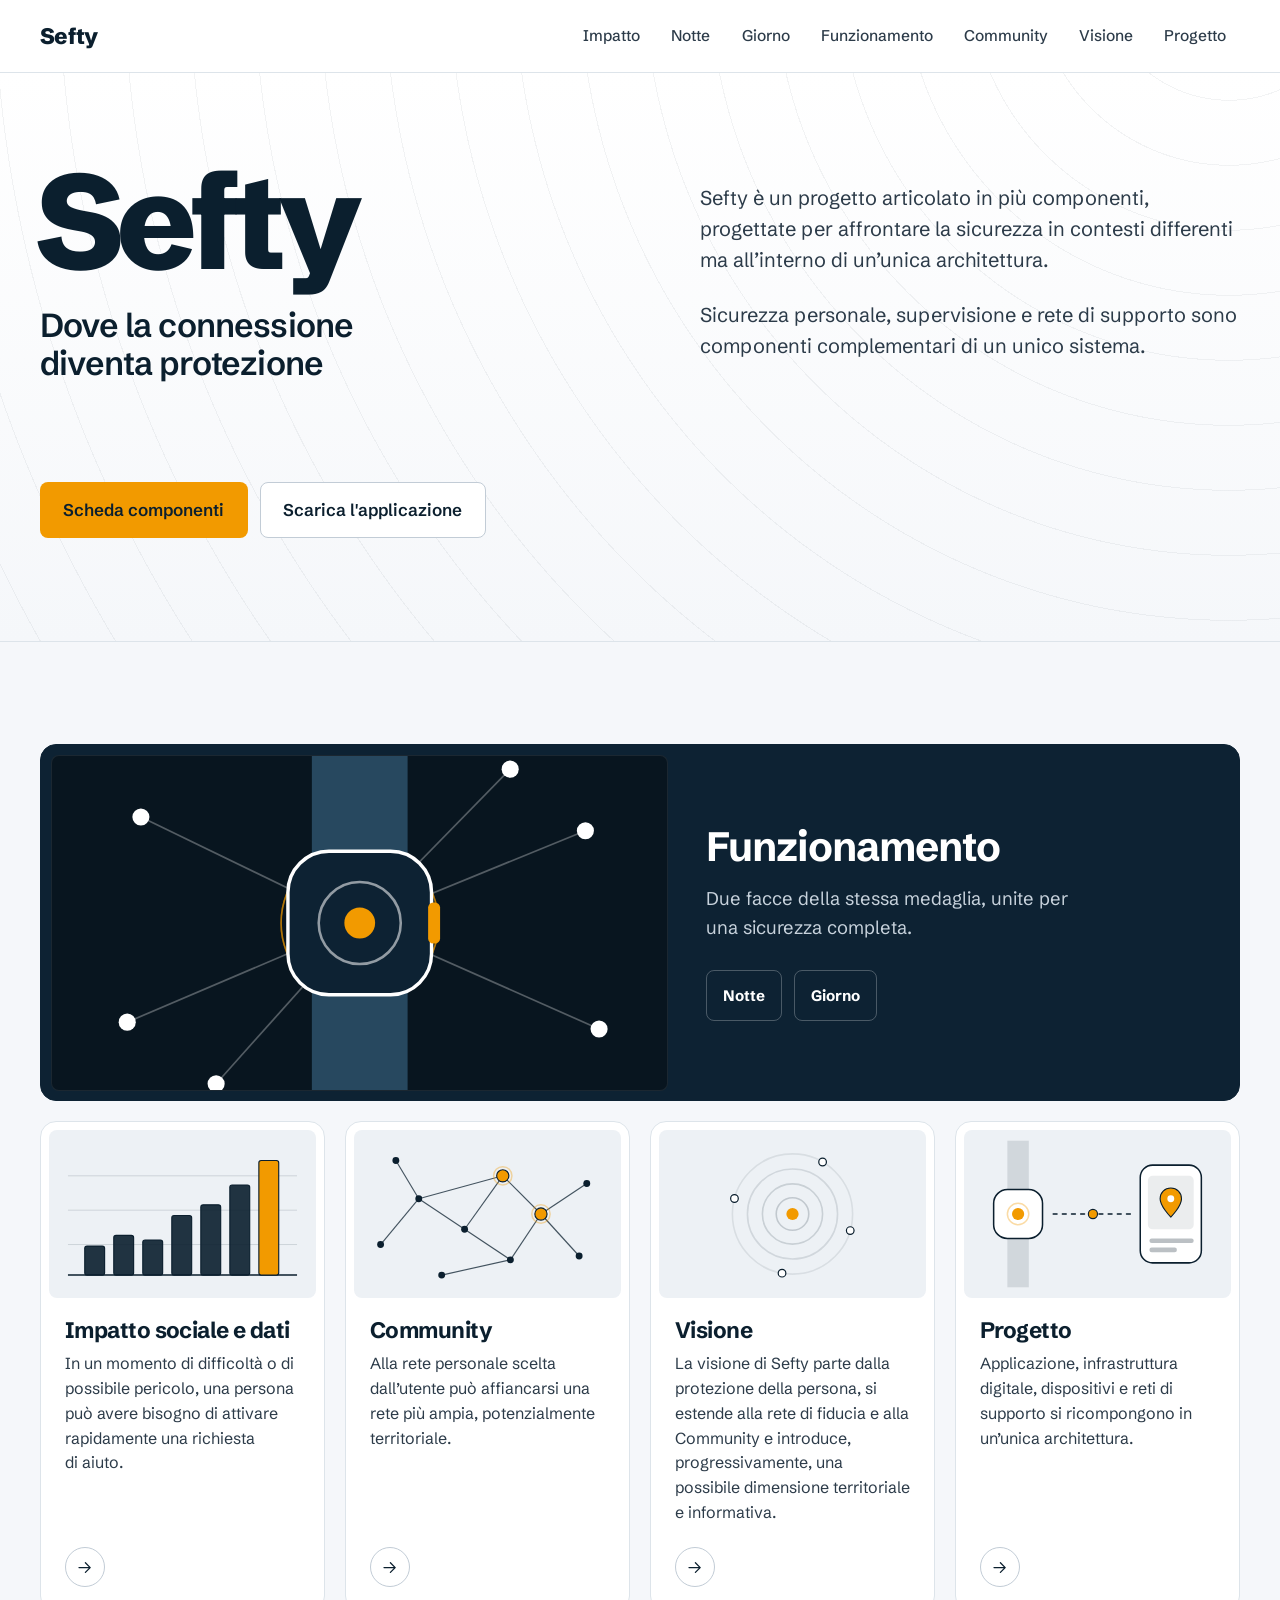
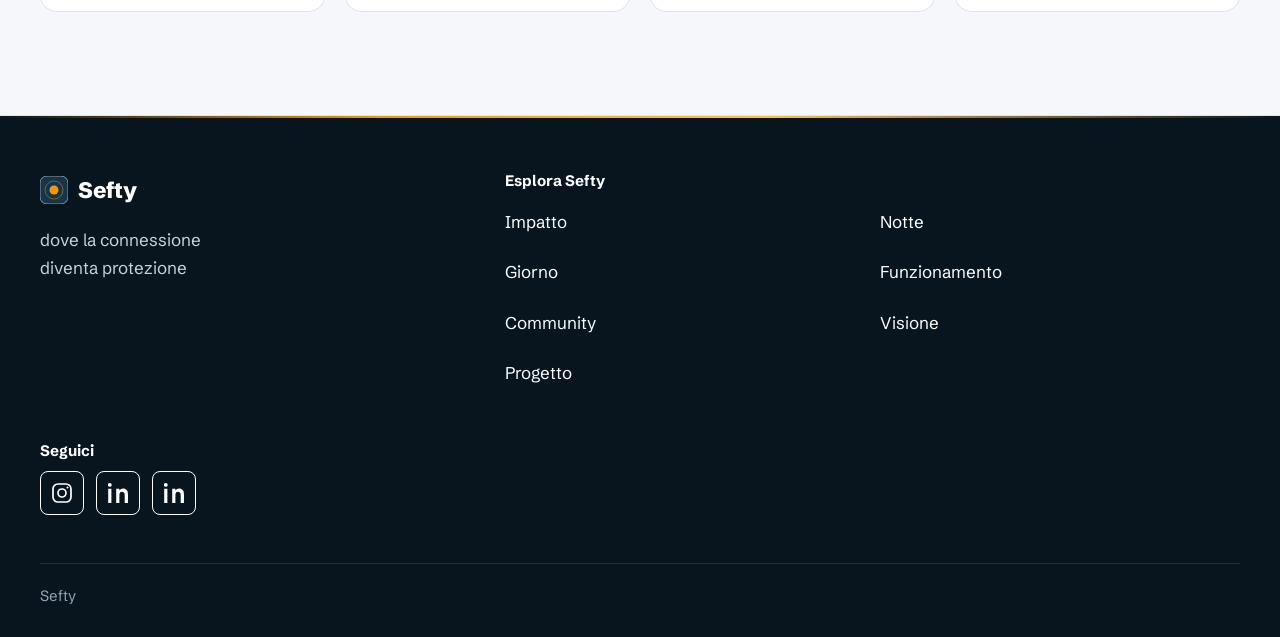
<file: index.html>
<!DOCTYPE html>
<html lang="it">

<head>
    <meta charset="UTF-8">
    <meta name="viewport" content="width=device-width, initial-scale=1.0">
    <script>
        
        document.documentElement.classList.add('js');
        setTimeout(function () { if (!window.__sefty) document.documentElement.classList.remove('js'); }, 4000);
    </script>

    <meta name="theme-color" content="#10222f">

    <link rel="icon" href="img/favicon.svg" type="image/svg+xml">

    <link rel="preconnect" href="https://fonts.googleapis.com">
    <link rel="preconnect" href="https://fonts.gstatic.com" crossorigin>
    <link href="https://fonts.googleapis.com/css2?family=Schibsted+Grotesk:wght@400..800&amp;display=swap" rel="stylesheet">
    <link rel="stylesheet" href="css/style.css?v=mobile-2">
    
    <script src="javascripts/index.js?v=mobile-2" defer></script>

    <title>Sefty | Sicurezza personale e rete di supporto</title>
    <meta name="description" content="Sefty integra tecnologia, persone di fiducia e rete di supporto: scopri sicurezza personale, supervisione dei minori e sviluppo del progetto.">
    <meta name="robots" content="noindex, nofollow, noarchive, nosnippet"> <!-- disattiva -->
    <link rel="canonical" href="https://www.sefty.it/">
    <meta property="og:type" content="website">
    <meta property="og:site_name" content="Sefty">
    <meta property="og:locale" content="it_IT">
    <meta property="og:title" content="Sefty | Sicurezza personale e rete di supporto">
    <meta property="og:description" content="Sefty integra tecnologia, persone di fiducia e rete di supporto: scopri sicurezza personale, supervisione dei minori e sviluppo del progetto.">
    <meta property="og:image" content="https://www.sefty.it/img/immagine-principale.jpeg">
    <meta property="og:image:width" content="1600">
    <meta property="og:image:height" content="717">
    <meta property="og:image:alt" content="Panorama urbano notturno con strade e connessioni illuminate">
    <meta name="twitter:card" content="summary_large_image">
    <meta name="twitter:title" content="Sefty | Sicurezza personale e rete di supporto">
    <meta name="twitter:description" content="Sefty integra tecnologia, persone di fiducia e rete di supporto: scopri sicurezza personale, supervisione dei minori e sviluppo del progetto.">
    <meta name="twitter:image" content="https://www.sefty.it/img/immagine-principale.jpeg">
    <meta name="twitter:image:alt" content="Panorama urbano notturno con strade e connessioni illuminate">
    <meta property="og:url" content="https://www.sefty.it/">
    <script type="application/ld+json">{"@context":"https://schema.org","@graph":[{"@type":"Organization","name":"Sefty","description":"Progetto tecnologico di sicurezza personale, supervisione e rete di supporto.","@id":"https://www.sefty.it/#organization","url":"https://www.sefty.it/"},{"@type":"WebSite","name":"Sefty","inLanguage":"it-IT","@id":"https://www.sefty.it/#website","url":"https://www.sefty.it/","publisher":{"@id":"https://www.sefty.it/#organization"}},{"@type":"WebPage","name":"Sefty | Sicurezza personale e rete di supporto","description":"Sefty integra tecnologia, persone di fiducia e rete di supporto: scopri sicurezza personale, supervisione dei minori e sviluppo del progetto.","inLanguage":"it-IT","@id":"https://www.sefty.it/#webpage","url":"https://www.sefty.it/","isPartOf":{"@id":"https://www.sefty.it/#website"},"about":{"@id":"https://www.sefty.it/#organization"}}]}</script>
</head>

<body>
    <a class="skip-link" href="#main">Vai al contenuto</a>
<header class="site-header">
        <div class="wrap header-inner">
            <a class="brand" href="index.html" aria-label="Torna alla home di Sefty">Sefty</a>
            <button class="nav-toggle" id="navToggle" type="button" aria-expanded="false" aria-controls="siteNav" aria-label="Apri menu navigazione">
                <svg class="icon icon-open" viewbox="0 0 24 24" aria-hidden="true"><path d="M4 7h16M4 12h16M4 17h16"></path></svg><svg class="icon icon-close" viewbox="0 0 24 24" aria-hidden="true"><path d="M6 6l12 12M18 6 6 18"></path></svg>
            </button>
            <nav class="nav" id="siteNav" aria-label="Menu principale"><ul><li><a href="impatto.html">Impatto</a></li><li><a href="notte.html">Notte</a></li><li><a href="giorno.html">Giorno</a></li><li><a href="funzionamento.html">Funzionamento</a></li><li><a href="community.html">Community</a></li><li><a href="visione.html">Visione</a></li><li><a href="progetto.html">Progetto</a></li></ul></nav>
        </div>
        <div class="progress" aria-hidden="true"><span id="progressBar"></span></div>
    </header>
    <main id="main">
        <section class="intro rings-light">
            <div class="wrap intro-grid">
                <div class="intro-copy">
                    <h1 class="hero-title">
                        <span class="wordmark">Sefty</span>
                        <span class="tagline">Dove la connessione diventa protezione</span>
                    </h1>
                </div>
                <div class="intro-leads-col">
                    <p class="intro-lead">Sefty è un progetto articolato in più componenti, progettate per affrontare la sicurezza in contesti differenti ma all’interno di un’unica architettura.</p>
                    <p class="intro-lead intro-lead-2">Sicurezza personale, supervisione e rete di supporto sono componenti complementari di un unico sistema.</p>
                </div>
                <div class="intro-actions"><a class="btn btn-signal" href="exports/sefty_3d_presentation.html">Scheda componenti</a><a class="btn btn-line" href="https://pub-002bc9092c564c6a95605e7e15290c54.r2.dev/DemoSefty-3.zip">Scarica l'applicazione</a></div>
            </div>
        </section>

        <section class="band band-mist" id="percorso">
            <div class="wrap">
                <div class="cards">
                    <article class="card card-primary reveal-card" style="--i:0">
                        <div class="card-art" aria-hidden="true"><svg class="art-svg" viewbox="0 0 360 220" preserveaspectratio="xMidYMid slice" aria-hidden="true" focusable="false"><g fill="none" stroke="currentColor" stroke-opacity=".3"><path d="M180 110 L52 48"></path><path d="M180 110 L312 56"></path><path d="M180 110 L44 168"></path><path d="M180 110 L320 172"></path><path d="M180 110 L96 204"></path><path d="M180 110 L268 20"></path></g>
<g fill="none" stroke="var(--signal)" stroke-width="1.6"><circle class="rip" style="--delay:0s" cx="180" cy="110" r="46"></circle><circle class="rip" style="--delay:0.6s" cx="180" cy="110" r="46"></circle><circle class="rip" style="--delay:1.2s" cx="180" cy="110" r="46"></circle></g>
<g fill="currentColor"><circle class="pop" style="--i:0" cx="52" cy="48" r="5"></circle><circle class="pop" style="--i:1" cx="312" cy="56" r="5"></circle><circle class="pop" style="--i:2" cx="44" cy="168" r="5"></circle><circle class="pop" style="--i:3" cx="320" cy="172" r="5"></circle><circle class="pop" style="--i:4" cx="96" cy="204" r="5"></circle><circle class="pop" style="--i:5" cx="268" cy="20" r="5"></circle></g>
<rect x="152" y="-12" width="56" height="84" fill="var(--art-strap)"></rect>
<rect x="152" y="148" width="56" height="84" fill="var(--art-strap)"></rect>
<rect x="138" y="68" width="84" height="84" rx="24" fill="var(--art-solid)" stroke="currentColor" stroke-width="2"></rect>
<circle cx="180" cy="110" r="24" fill="none" stroke="currentColor" stroke-opacity=".55" stroke-width="1.5"></circle>
<circle cx="180" cy="110" r="9" fill="var(--signal)"></circle>
<rect x="220" y="98" width="7" height="24" rx="3" fill="var(--signal)"></rect></svg></div>
                        <div class="card-body">
                            <h2><a class="card-link" href="funzionamento.html">Funzionamento</a></h2>
                            <p>Due facce della stessa medaglia, unite per una sicurezza completa.</p>
                            <ul class="subtiles">
                                <li><a href="notte.html"><strong>Notte</strong></a></li>
                                <li><a href="giorno.html"><strong>Giorno</strong></a></li>
                            </ul>
                        </div>
                    </article>
                    <article class="card card-impatto reveal-card" style="--i:1">
                        <div class="card-art" aria-hidden="true"><svg class="art-svg" viewbox="0 0 360 220" preserveaspectratio="xMidYMid slice" aria-hidden="true" focusable="false"><g stroke="currentColor" stroke-opacity=".18"><path d="M30 60 H330"></path><path d="M30 105 H330"></path><path d="M30 150 H330"></path></g><path d="M30 190 H330" stroke="currentColor" stroke-width="2"></path><rect class="bar" style="--i:0" x="52" y="152" width="26" height="38" rx="3" fill="currentColor" fill-opacity="0.9" stroke="currentColor" stroke-width="1.5"></rect><rect class="bar" style="--i:1" x="90" y="138" width="26" height="52" rx="3" fill="currentColor" fill-opacity="0.9" stroke="currentColor" stroke-width="1.5"></rect><rect class="bar" style="--i:2" x="128" y="144" width="26" height="46" rx="3" fill="currentColor" fill-opacity="0.9" stroke="currentColor" stroke-width="1.5"></rect><rect class="bar" style="--i:3" x="166" y="112" width="26" height="78" rx="3" fill="currentColor" fill-opacity="0.9" stroke="currentColor" stroke-width="1.5"></rect><rect class="bar" style="--i:4" x="204" y="98" width="26" height="92" rx="3" fill="currentColor" fill-opacity="0.9" stroke="currentColor" stroke-width="1.5"></rect><rect class="bar" style="--i:5" x="242" y="72" width="26" height="118" rx="3" fill="currentColor" fill-opacity="0.9" stroke="currentColor" stroke-width="1.5"></rect><rect class="bar" style="--i:6" x="280" y="40" width="26" height="150" rx="3" fill="var(--signal)" fill-opacity="1" stroke="currentColor" stroke-width="1.5"></rect></svg></div>
                        <div class="card-body">
                            <h2><a class="card-link" href="impatto.html">Impatto sociale e dati</a></h2>
                            <p>In un momento di difficoltà o di possibile pericolo, una persona può avere bisogno di attivare rapidamente una richiesta di aiuto.</p>
                            <span class="card-more" aria-hidden="true"><svg class="icon" viewBox="0 0 24 24" aria-hidden="true"><path d="M5 12h14M13 6l6 6-6 6"/></svg></span>
                        </div>
                    </article>
                    <article class="card card-community reveal-card" style="--i:2">
                        <div class="card-art" aria-hidden="true"><svg class="art-svg" viewbox="0 0 360 220" preserveaspectratio="xMidYMid slice" aria-hidden="true" focusable="false"><g fill="none" stroke="currentColor" stroke-width="1.5" stroke-opacity=".75"><path class="draw" pathlength="1" style="--delay:0ms" d="M40 150 L90 90"></path><path class="draw" pathlength="1" style="--delay:70ms" d="M90 90 L150 130"></path><path class="draw" pathlength="1" style="--delay:140ms" d="M150 130 L200 60"></path><path class="draw" pathlength="1" style="--delay:210ms" d="M200 60 L250 110"></path><path class="draw" pathlength="1" style="--delay:280ms" d="M250 110 L310 70"></path><path class="draw" pathlength="1" style="--delay:350ms" d="M250 110 L300 165"></path><path class="draw" pathlength="1" style="--delay:420ms" d="M150 130 L210 170"></path><path class="draw" pathlength="1" style="--delay:490ms" d="M210 170 L250 110"></path><path class="draw" pathlength="1" style="--delay:560ms" d="M210 170 L120 190"></path><path class="draw" pathlength="1" style="--delay:630ms" d="M90 90 L200 60"></path><path class="draw" pathlength="1" style="--delay:700ms" d="M90 90 L60 40"></path></g><circle class="pop" style="--i:0" cx="40" cy="150" r="4.5" fill="currentColor"></circle><circle class="pop" style="--i:1" cx="90" cy="90" r="4.5" fill="currentColor"></circle><circle class="pop" style="--i:2" cx="150" cy="130" r="4.5" fill="currentColor"></circle><circle class="rip" style="--delay:0.6000000000000001s" cx="200" cy="60" r="12" fill="none" stroke="var(--signal)" stroke-width="1.5"></circle><circle class="pop" style="--i:3" cx="200" cy="60" r="8" fill="var(--signal)" stroke="currentColor" stroke-width="1.5"></circle><circle class="rip" style="--delay:0.8s" cx="250" cy="110" r="12" fill="none" stroke="var(--signal)" stroke-width="1.5"></circle><circle class="pop" style="--i:4" cx="250" cy="110" r="8" fill="var(--signal)" stroke="currentColor" stroke-width="1.5"></circle><circle class="pop" style="--i:5" cx="310" cy="70" r="4.5" fill="currentColor"></circle><circle class="pop" style="--i:6" cx="300" cy="165" r="4.5" fill="currentColor"></circle><circle class="pop" style="--i:7" cx="210" cy="170" r="4.5" fill="currentColor"></circle><circle class="pop" style="--i:8" cx="120" cy="190" r="4.5" fill="currentColor"></circle><circle class="pop" style="--i:9" cx="60" cy="40" r="4.5" fill="currentColor"></circle></svg></div>
                        <div class="card-body">
                            <h2><a class="card-link" href="community.html">Community</a></h2>
                            <p>Alla rete personale scelta dall’utente può affiancarsi una rete più ampia, potenzialmente territoriale.</p>
                            <span class="card-more" aria-hidden="true"><svg class="icon" viewBox="0 0 24 24" aria-hidden="true"><path d="M5 12h14M13 6l6 6-6 6"/></svg></span>
                        </div>
                    </article>
                    <article class="card card-visione reveal-card" style="--i:3">
                        <div class="card-art" aria-hidden="true"><svg class="art-svg" viewbox="0 0 360 220" preserveaspectratio="xMidYMid slice" aria-hidden="true" focusable="false"><circle class="rip" style="--delay:0.0s" cx="180" cy="110" r="21.3" fill="none" stroke="currentColor" stroke-opacity="0.55" stroke-width="1.6"></circle><circle class="rip" style="--delay:0.5s" cx="180" cy="110" r="39.4" fill="none" stroke="currentColor" stroke-opacity="0.45" stroke-width="1.6"></circle><circle class="rip" style="--delay:1.0s" cx="180" cy="110" r="59.0" fill="none" stroke="currentColor" stroke-opacity="0.35" stroke-width="1.6"></circle><circle class="rip" style="--delay:1.5s" cx="180" cy="110" r="78.7" fill="none" stroke="currentColor" stroke-opacity="0.25" stroke-width="1.6"></circle><circle class="pop" style="--i:0" cx="255.6" cy="131.7" r="5" fill="var(--art-solid)" stroke="currentColor" stroke-width="1.6"></circle><circle class="pop" style="--i:1" cx="166.3" cy="187.5" r="5" fill="var(--art-solid)" stroke="currentColor" stroke-width="1.6"></circle><circle class="pop" style="--i:2" cx="104.0" cy="89.7" r="5" fill="var(--art-solid)" stroke="currentColor" stroke-width="1.6"></circle><circle class="pop" style="--i:3" cx="219.4" cy="41.9" r="5" fill="var(--art-solid)" stroke="currentColor" stroke-width="1.6"></circle><circle cx="180" cy="110" r="8" fill="var(--signal)"></circle></svg></div>
                        <div class="card-body">
                            <h2><a class="card-link" href="visione.html">Visione</a></h2>
                            <p>La visione di Sefty parte dalla protezione della persona, si estende alla rete di fiducia e alla Community e introduce, progressivamente, una possibile dimensione territoriale e informativa.</p>
                            <span class="card-more" aria-hidden="true"><svg class="icon" viewBox="0 0 24 24" aria-hidden="true"><path d="M5 12h14M13 6l6 6-6 6"/></svg></span>
                        </div>
                    </article>
                    <article class="card card-progetto reveal-card" style="--i:4">
                        <div class="card-art" aria-hidden="true"><svg class="art-svg" viewbox="0 0 360 220" preserveaspectratio="xMidYMid slice" aria-hidden="true" focusable="false"><rect x="62" y="14" width="28" height="70" fill="var(--art-strap)"></rect>
<rect x="62" y="136" width="28" height="70" fill="var(--art-strap)"></rect>
<rect x="44" y="78" width="64" height="64" rx="18" fill="var(--art-solid)" stroke="currentColor" stroke-width="2"></rect>
<circle cx="76" cy="110" r="8" fill="var(--signal)"></circle>
<circle class="rip" cx="76" cy="110" r="14" fill="none" stroke="var(--signal)" stroke-width="1.5"></circle>
<path class="flow-line" d="M122 110 H226" fill="none" stroke="currentColor" stroke-width="2" stroke-linecap="round"></path>
<circle class="pop" cx="174" cy="110" r="6" fill="var(--signal)" stroke="currentColor" stroke-width="1.5"></circle>
<rect x="236" y="46" width="80" height="128" rx="16" fill="var(--art-solid)" stroke="currentColor" stroke-width="2"></rect>
<rect x="246" y="60" width="60" height="70" rx="6" fill="currentColor" fill-opacity=".08"></rect>
<path class="pop" d="M276 76c-8 0-14 6-14 14 0 10 14 24 14 24s14-14 14-24c0-8-6-14-14-14Z" fill="var(--signal)" stroke="currentColor" stroke-width="1.5"></path>
<circle cx="276" cy="90" r="4.5" fill="var(--art-solid)"></circle>
<rect x="248" y="142" width="58" height="6" rx="3" fill="currentColor" fill-opacity=".28"></rect>
<rect x="248" y="154" width="36" height="6" rx="3" fill="currentColor" fill-opacity=".28"></rect></svg></div>
                        <div class="card-body">
                            <h2><a class="card-link" href="progetto.html">Progetto</a></h2>
                            <p>Applicazione, infrastruttura digitale, dispositivi e reti di supporto si ricompongono in un’unica architettura.</p>
                            <span class="card-more" aria-hidden="true"><svg class="icon" viewBox="0 0 24 24" aria-hidden="true"><path d="M5 12h14M13 6l6 6-6 6"/></svg></span>
                        </div>
                    </article>
                </div>
            </div>
        </section>
</main>
<footer class="site-footer"><div class="wrap"><div class="footer-grid"><div><a class="brand" href="index.html"><svg width="28" height="28" viewbox="0 0 28 28" aria-hidden="true"><rect width="28" height="28" rx="7" fill="#10222f"></rect><circle cx="14" cy="14" r="4.5" fill="#f29a00"></circle><circle cx="14" cy="14" r="9" fill="none" stroke="#f29a00" stroke-opacity=".45"></circle></svg>Sefty</a>
                    <p class="footer-tagline">dove la connessione diventa protezione</p></div><nav class="footer-nav-wide" aria-label="Esplora Sefty"><h2>Esplora Sefty</h2><ul class="footer-links"><li><a href="impatto.html">Impatto</a></li><li><a href="notte.html">Notte</a></li><li><a href="giorno.html">Giorno</a></li><li><a href="funzionamento.html">Funzionamento</a></li><li><a href="community.html">Community</a></li><li><a href="visione.html">Visione</a></li><li><a href="progetto.html">Progetto</a></li></ul></nav><section class="footer-social" aria-label="Profili social"><h2>Seguici</h2><div class="footer-social-links"><a class="footer-social-link" data-social="instagram" aria-label="Instagram" title="Instagram"><svg viewBox="0 0 24 24" width="24" height="24" fill="none" stroke="currentColor" stroke-width="1.7" role="img" aria-label="Instagram"><rect x="3" y="3" width="18" height="18" rx="5"/><circle cx="12" cy="12" r="4"/><circle cx="17.5" cy="6.5" r="1" fill="currentColor" stroke="none"/></svg></a><a class="footer-social-link" data-social="linkedin-1" aria-label="LinkedIn — profilo 1" title="LinkedIn — profilo 1"><svg viewBox="0 0 24 24" width="24" height="24" fill="none" stroke="currentColor" stroke-width="1.7" role="img" aria-label="LinkedIn — profilo 1"><path fill="currentColor" stroke="none" d="M5.4 7.8H2.2V22h3.2V7.8ZM3.8 2a1.9 1.9 0 1 0 0 3.8 1.9 1.9 0 0 0 0-3.8ZM22 13.3c0-3.5-1.9-5.7-4.8-5.7-2.2 0-3.2 1.2-3.8 2V7.8h-3.2V22h3.2v-7.9c0-2.1.9-3.3 2.6-3.3 1.6 0 2.7 1.1 2.7 3.3V22H22v-8.7Z"/></svg></a><a class="footer-social-link" data-social="linkedin-2" aria-label="LinkedIn — profilo 2" title="LinkedIn — profilo 2"><svg viewBox="0 0 24 24" width="24" height="24" fill="none" stroke="currentColor" stroke-width="1.7" role="img" aria-label="LinkedIn — profilo 2"><path fill="currentColor" stroke="none" d="M5.4 7.8H2.2V22h3.2V7.8ZM3.8 2a1.9 1.9 0 1 0 0 3.8 1.9 1.9 0 0 0 0-3.8ZM22 13.3c0-3.5-1.9-5.7-4.8-5.7-2.2 0-3.2 1.2-3.8 2V7.8h-3.2V22h3.2v-7.9c0-2.1.9-3.3 2.6-3.3 1.6 0 2.7 1.1 2.7 3.3V22H22v-8.7Z"/></svg></a></div></section></div><p class="legal">Sefty</p></div></footer>
</body>

</html>
</file>
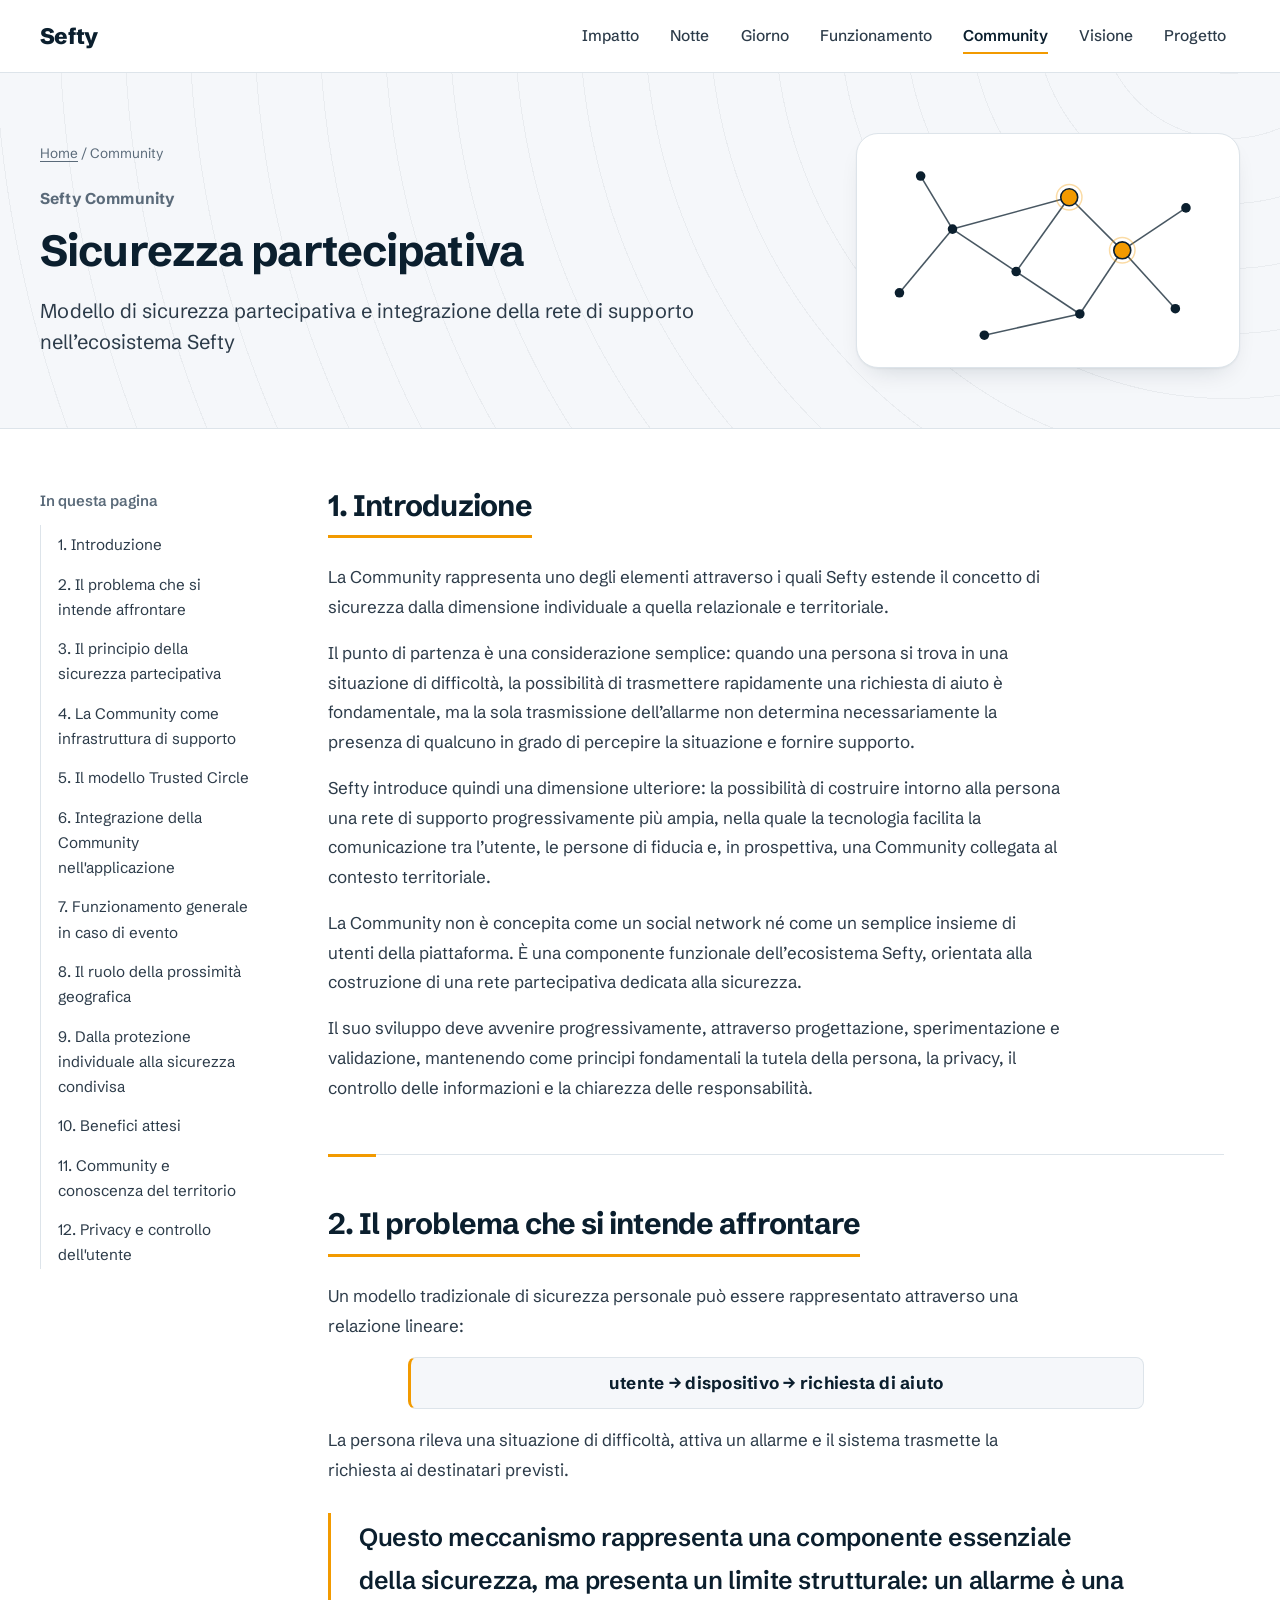
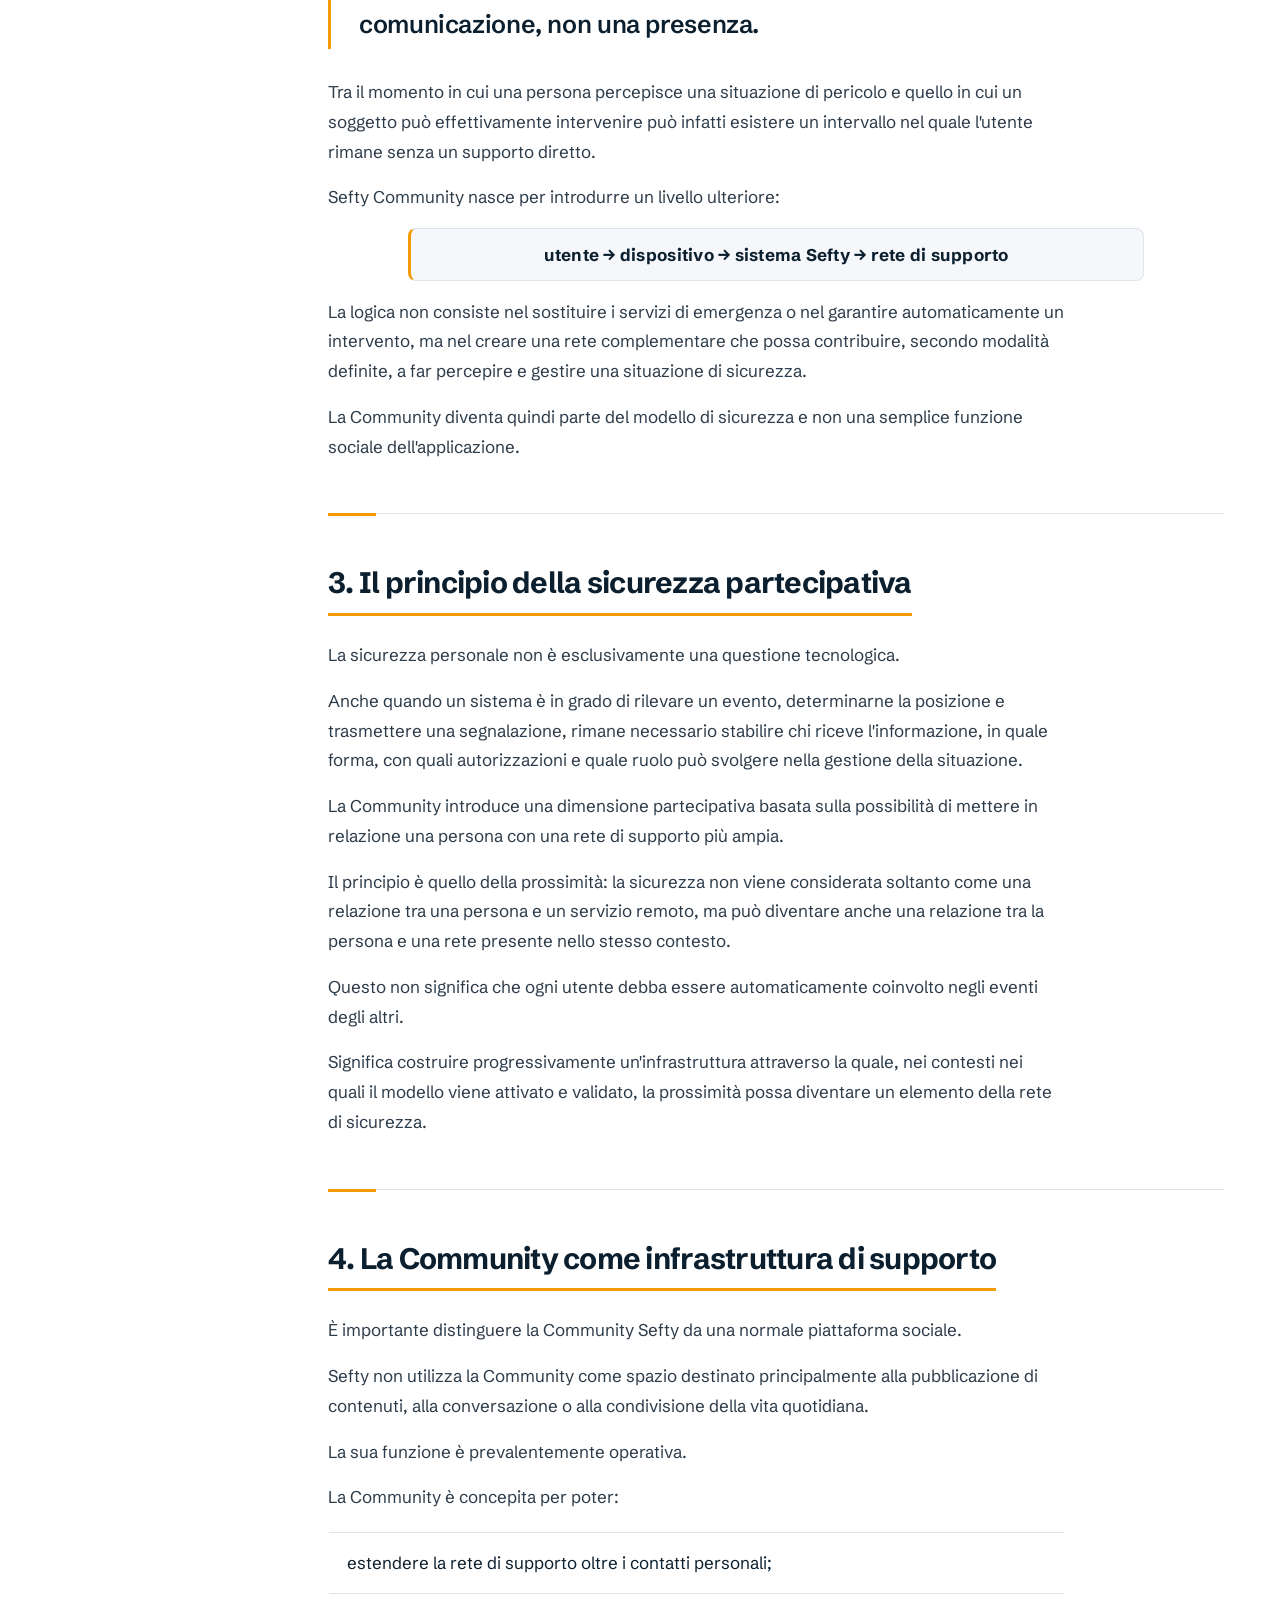
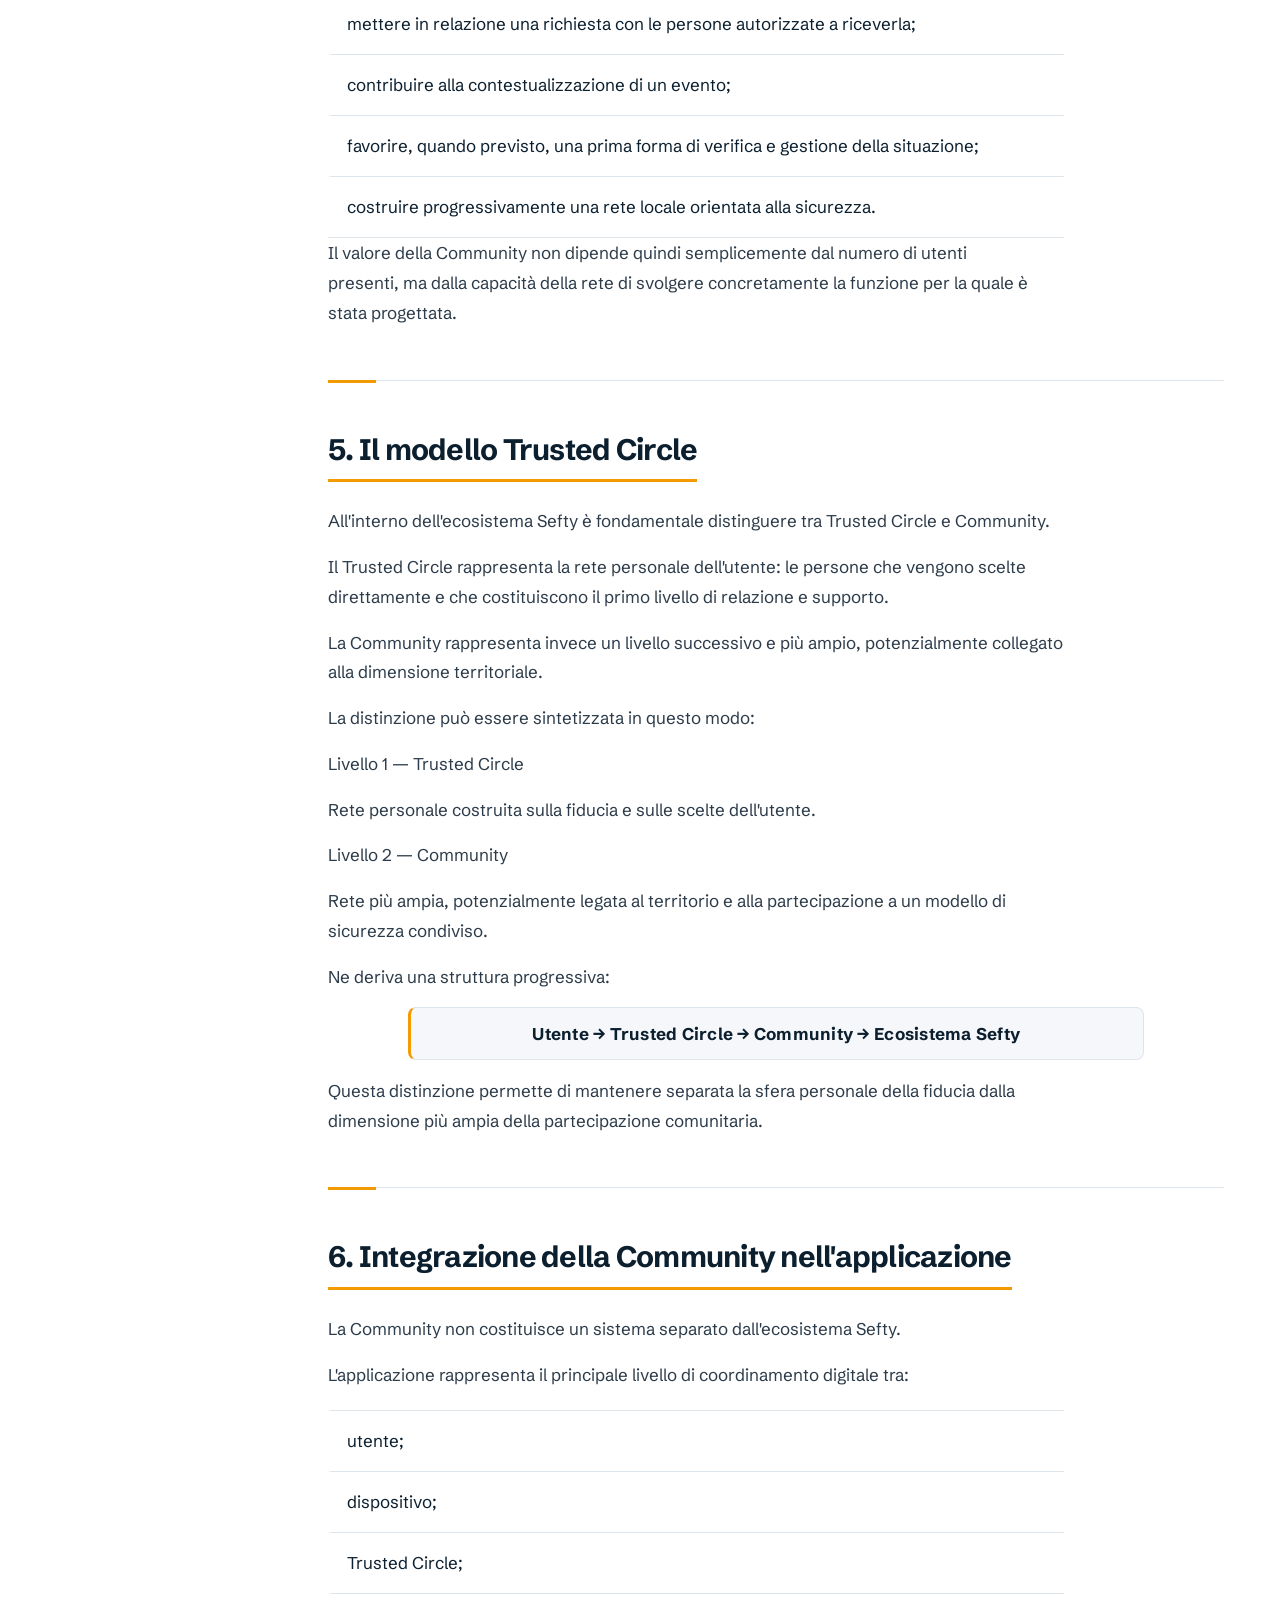
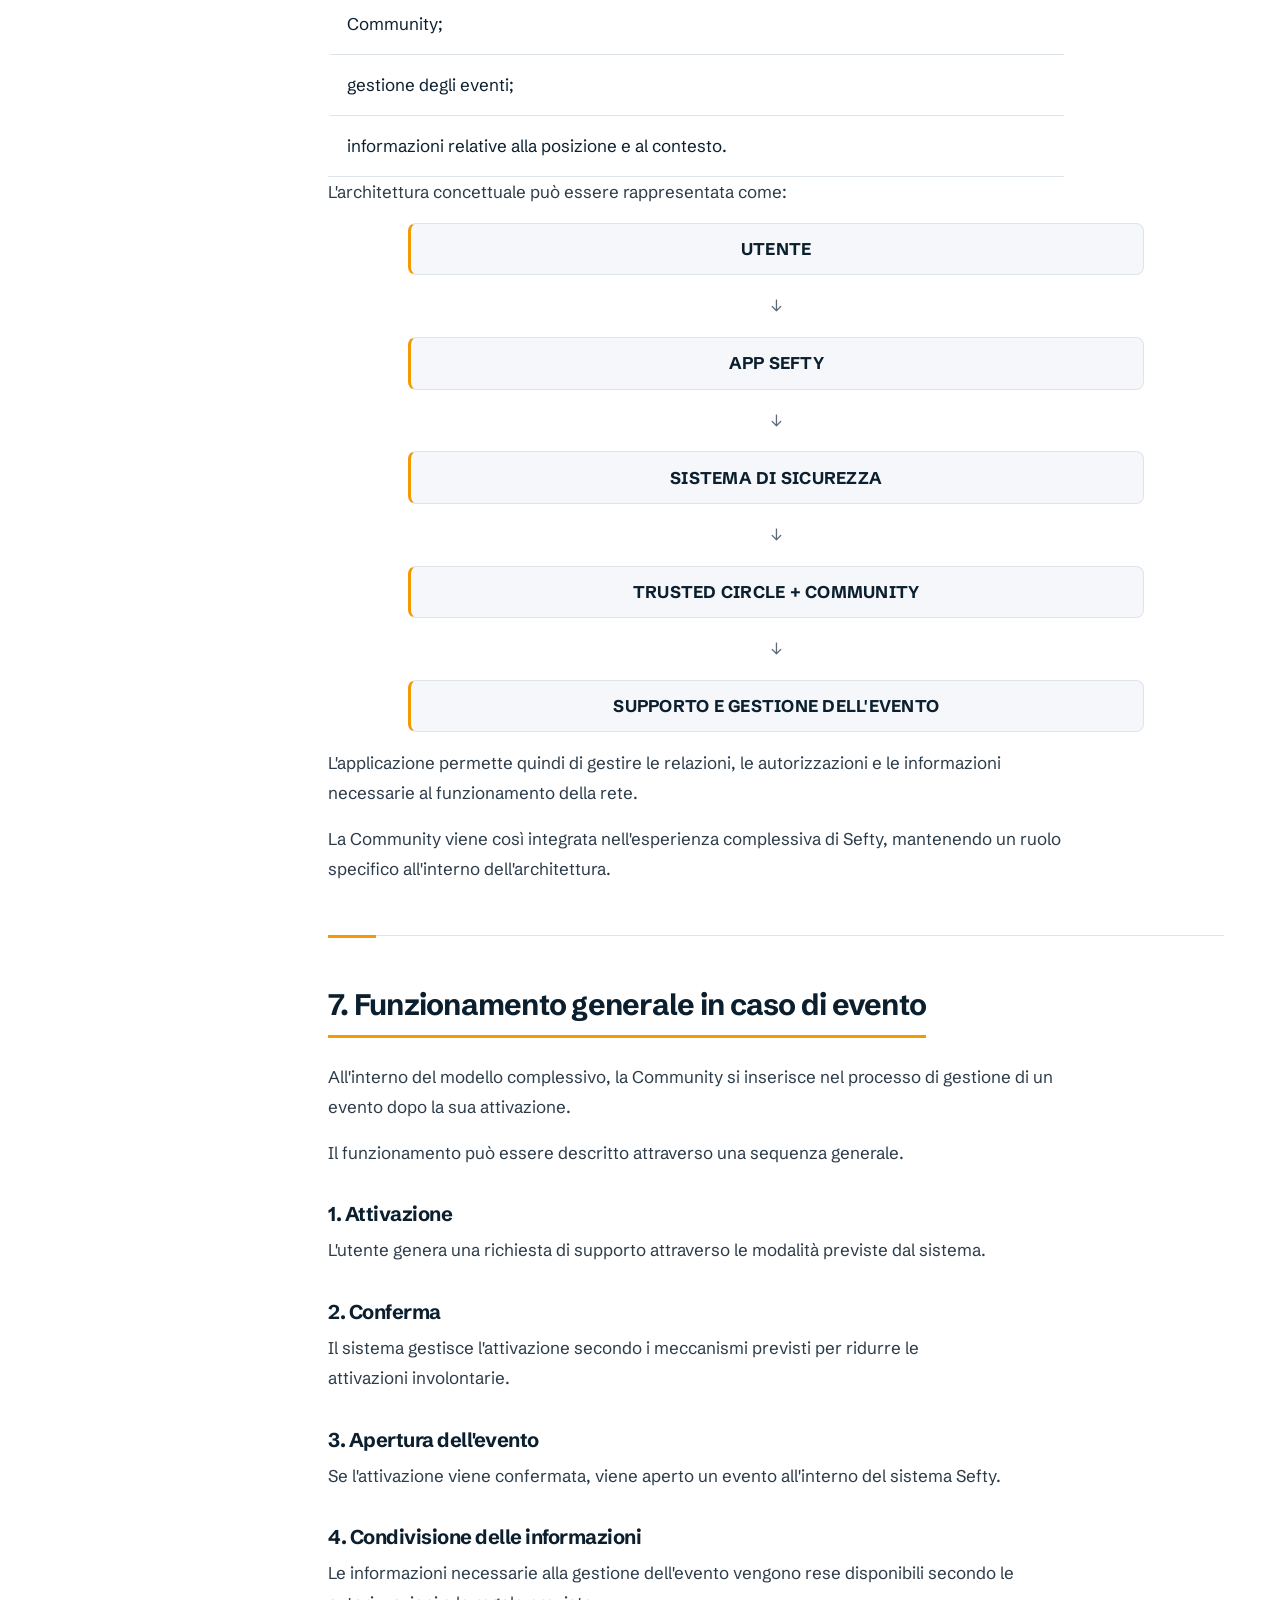
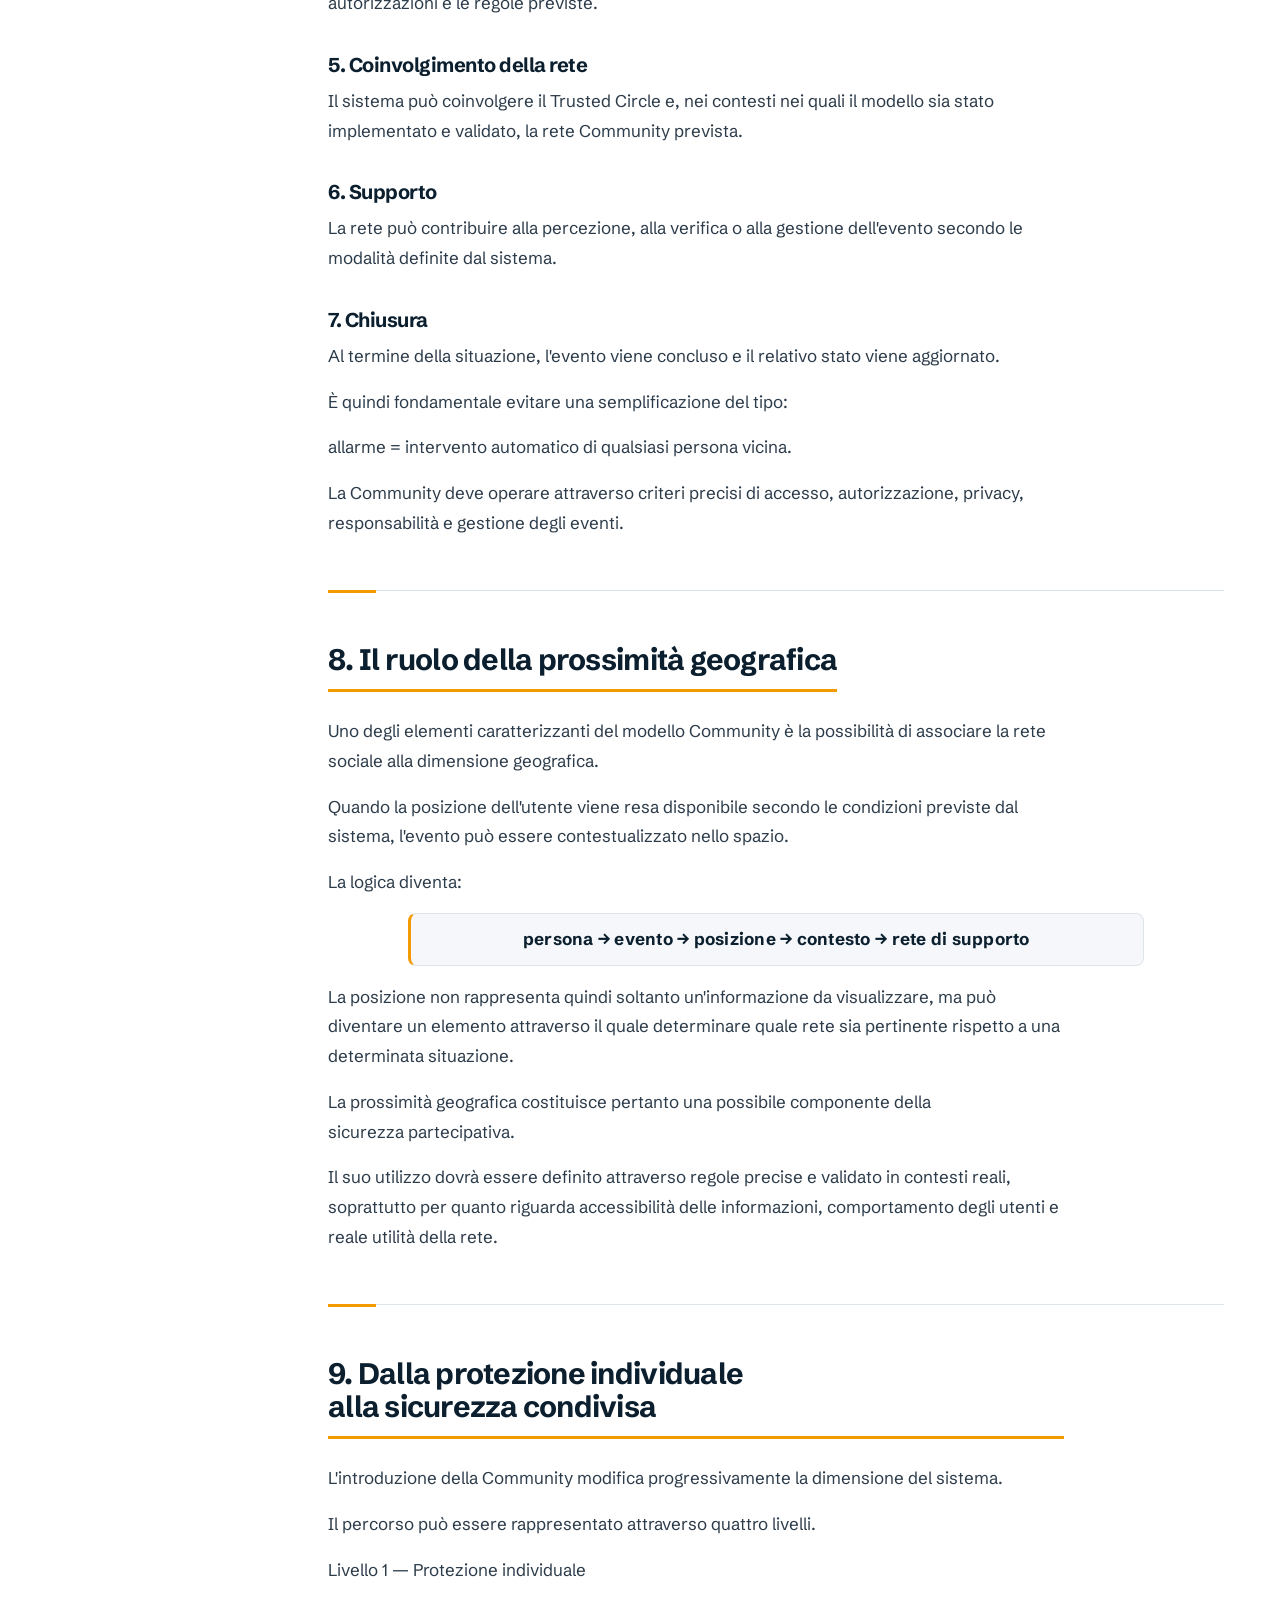
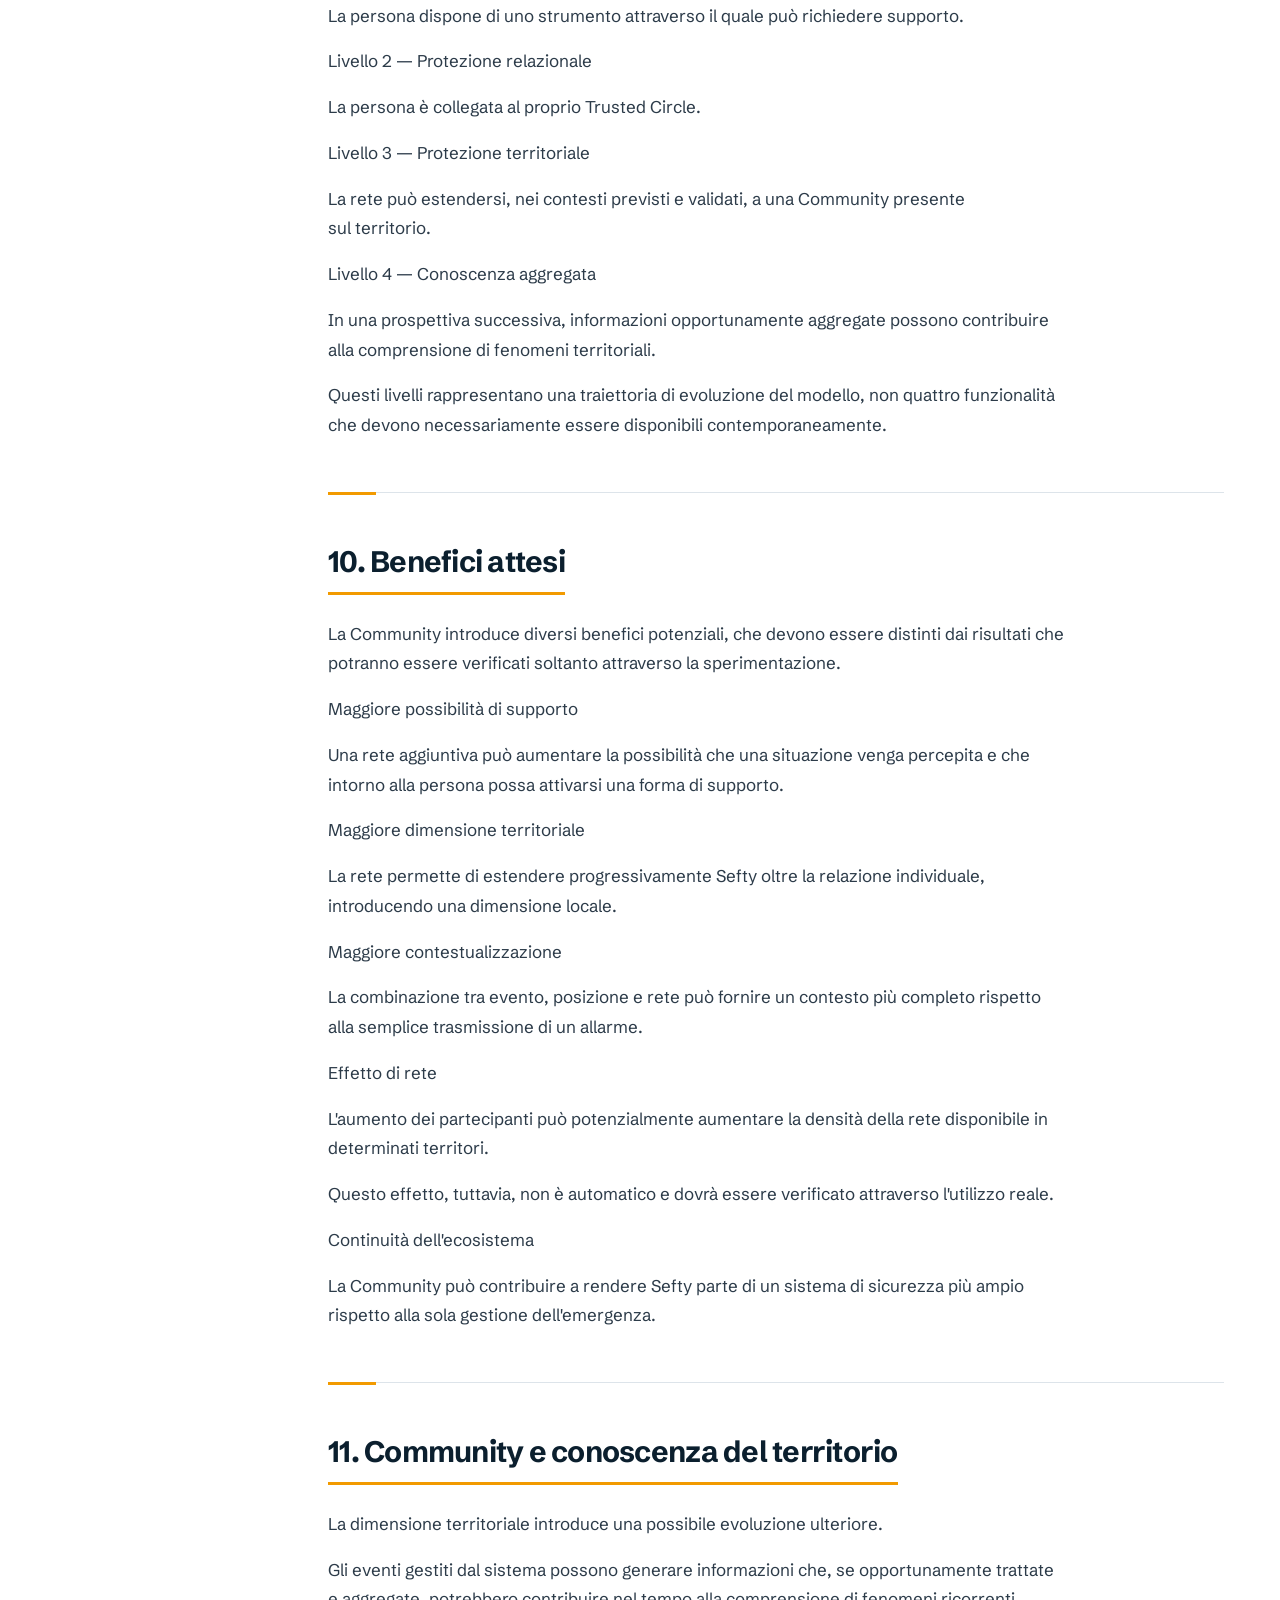
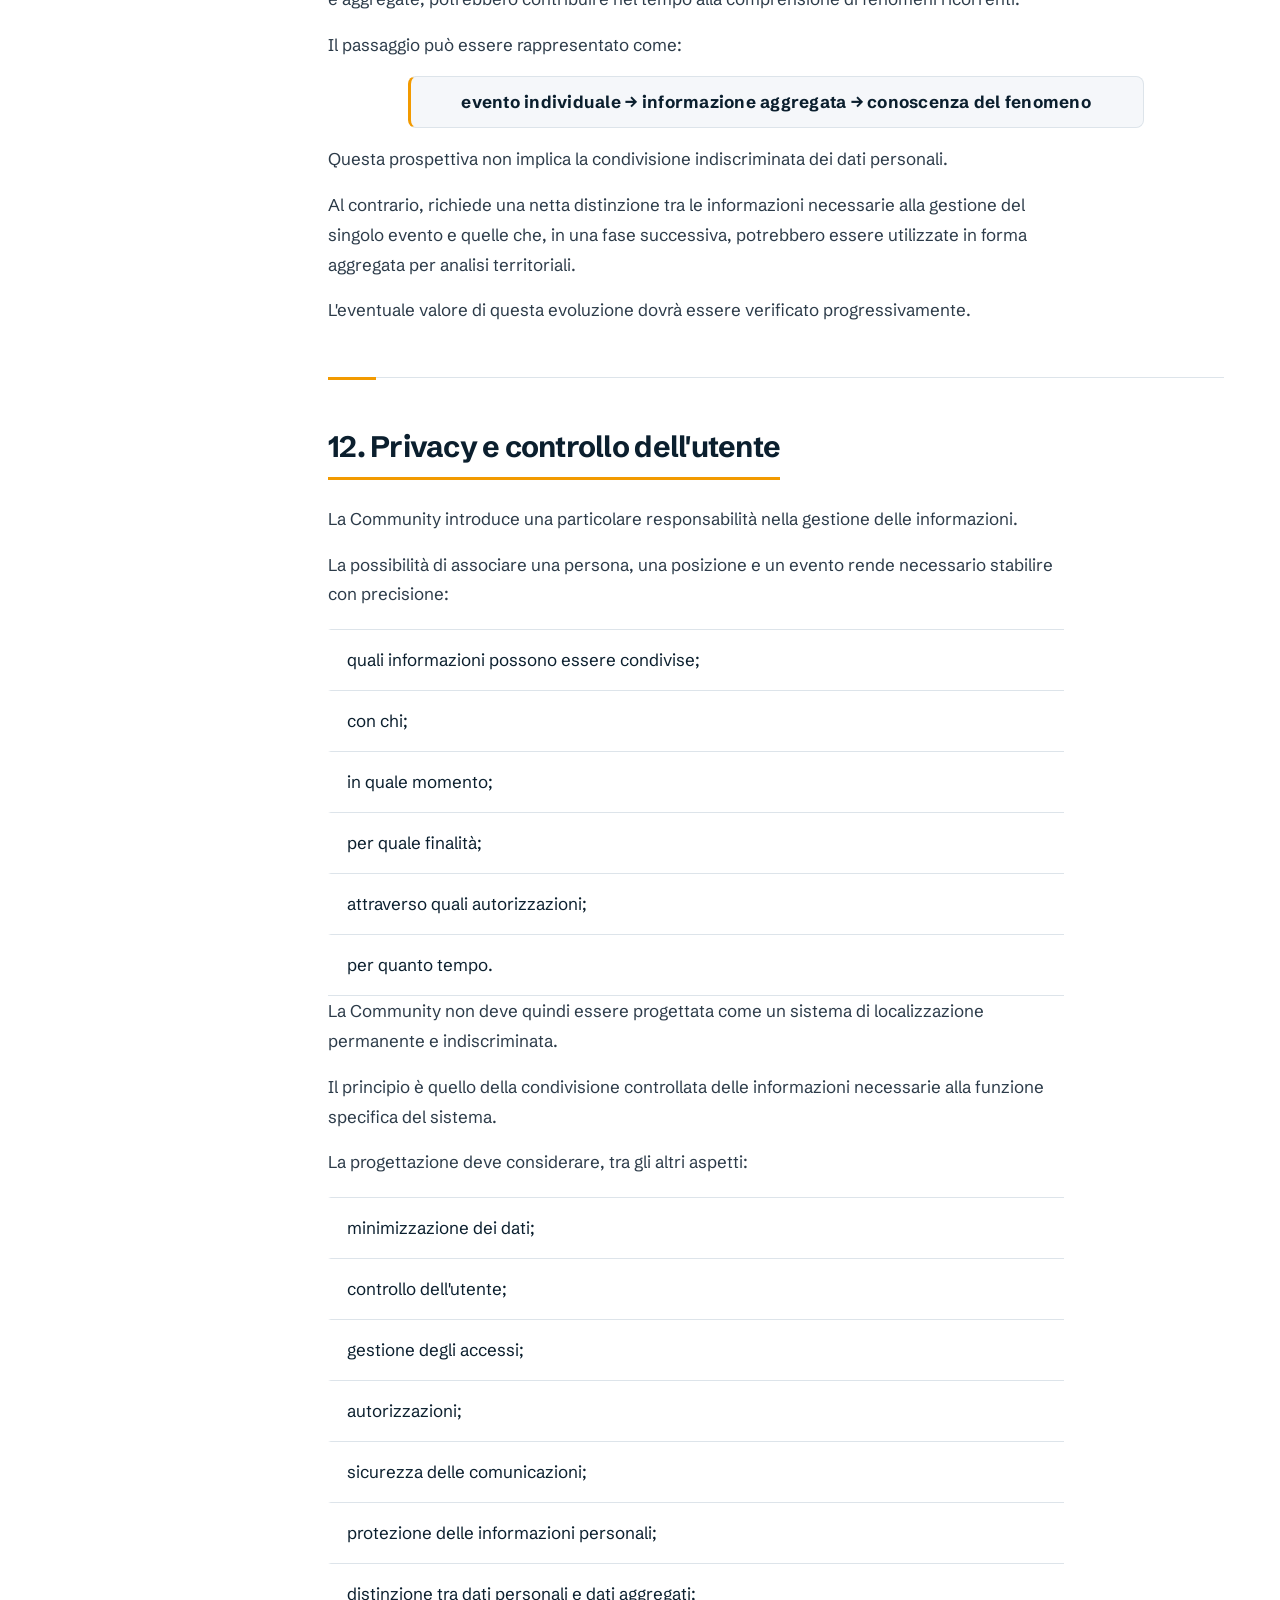
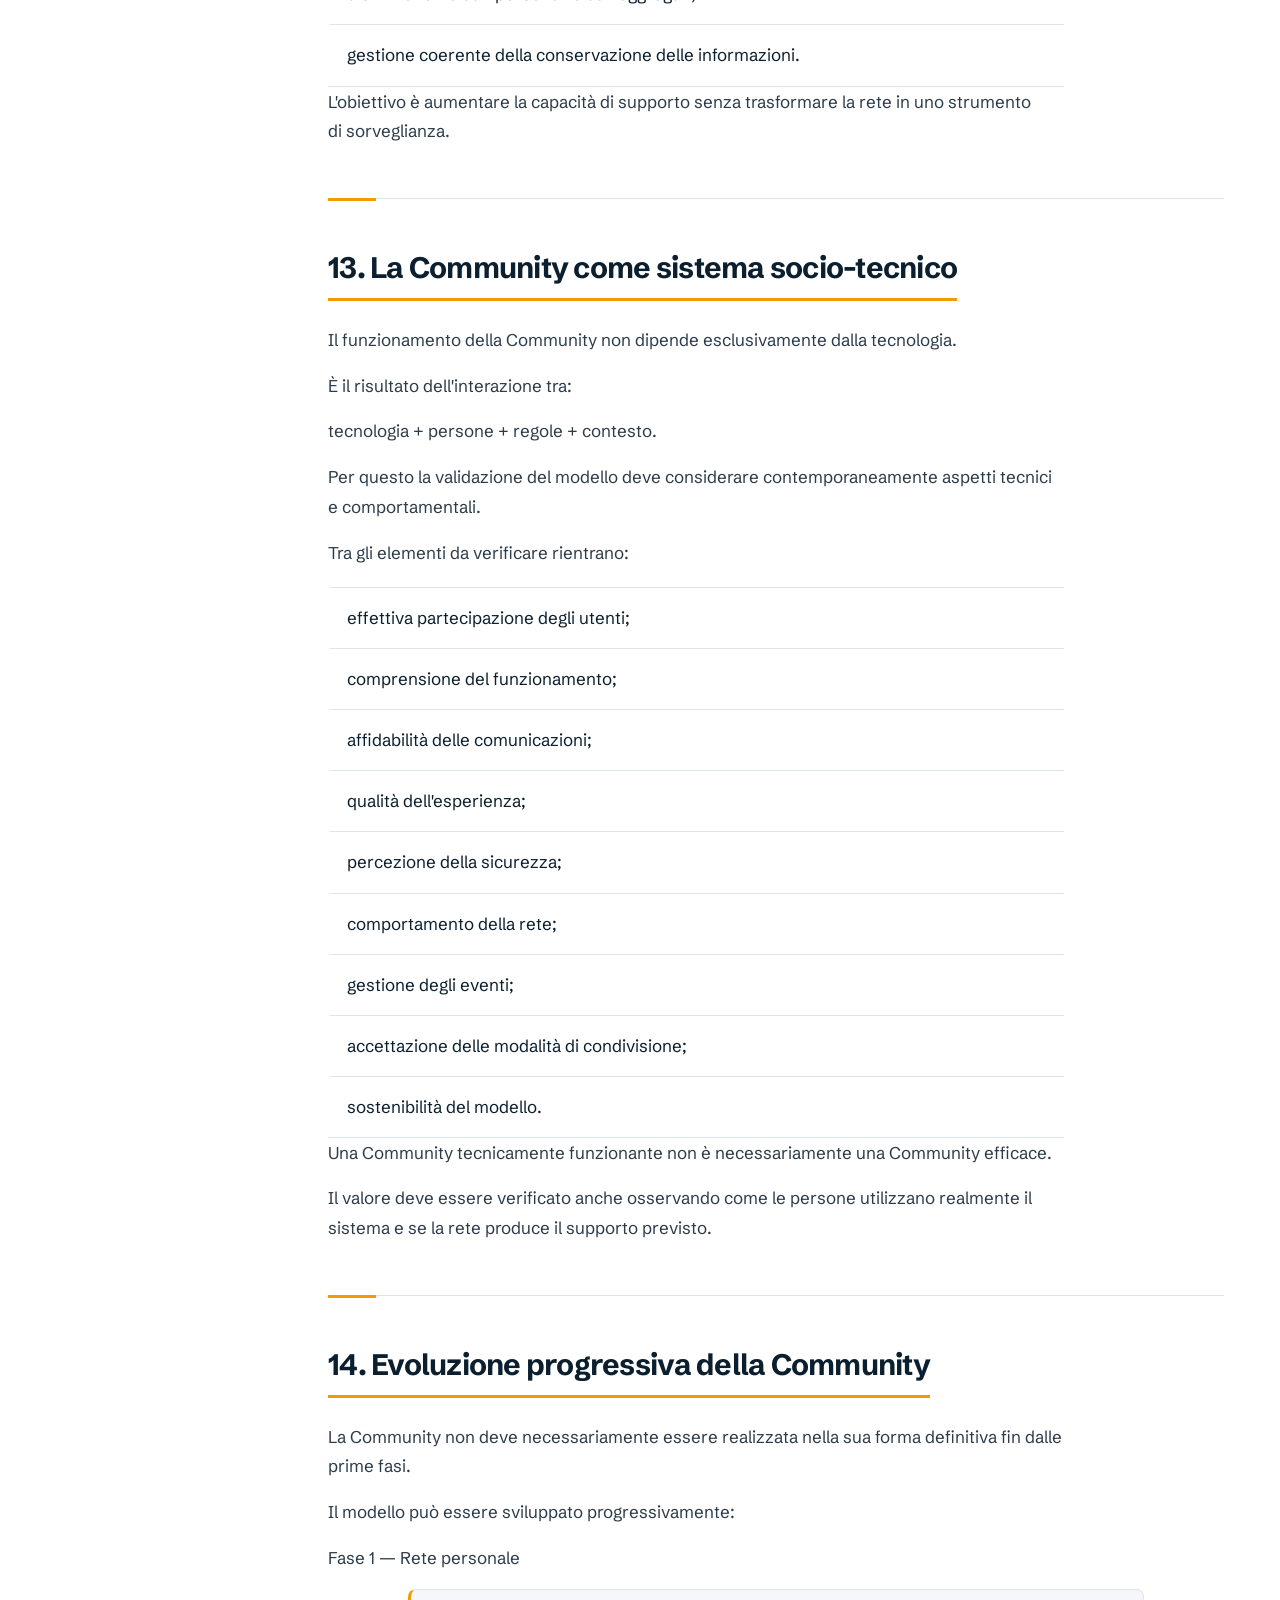
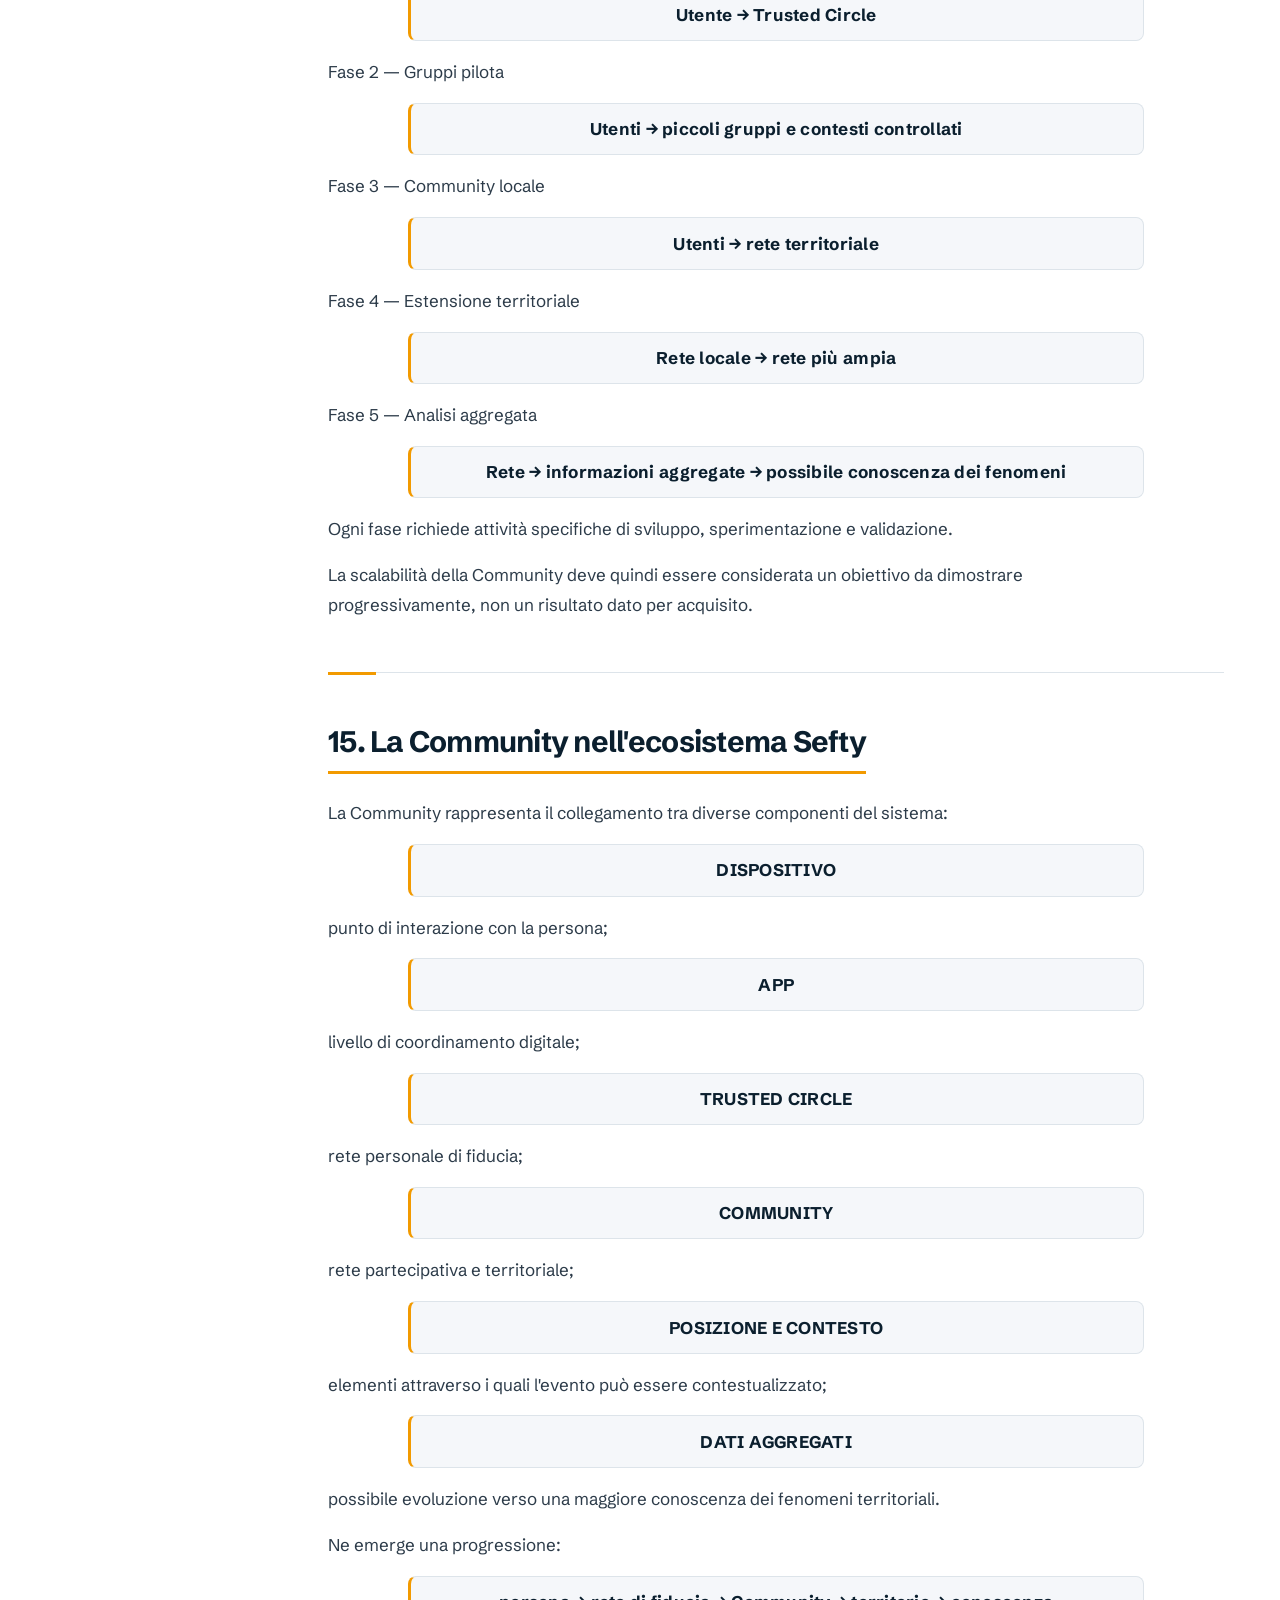
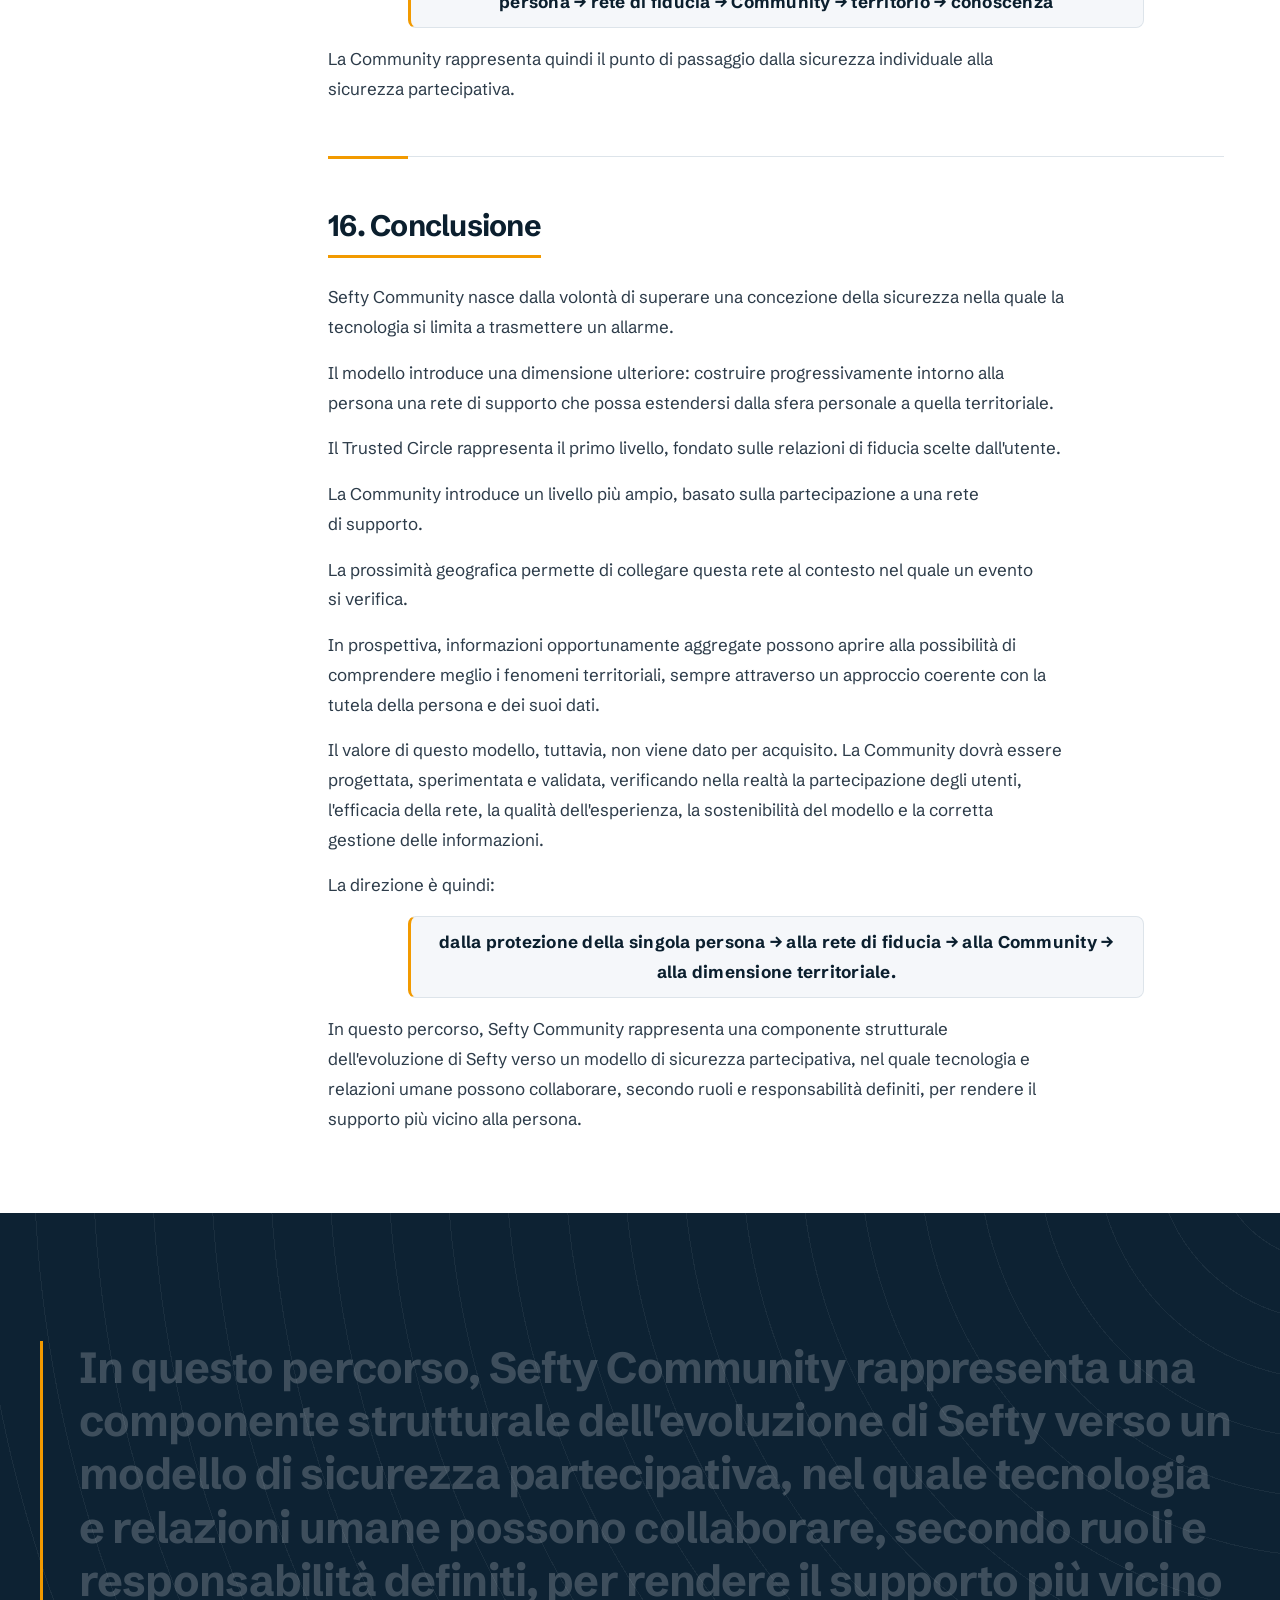
<file: community.html>
<!DOCTYPE html>
<html lang="it">

<head>
    <meta charset="UTF-8">
    <meta name="viewport" content="width=device-width, initial-scale=1.0">
    <script>
        
        document.documentElement.classList.add('js');
        setTimeout(function () { if (!window.__sefty) document.documentElement.classList.remove('js'); }, 4000);
    </script>

    <meta name="theme-color" content="#10222f">

    <link rel="icon" href="img/favicon.svg" type="image/svg+xml">

    <link rel="preconnect" href="https://fonts.googleapis.com">
    <link rel="preconnect" href="https://fonts.gstatic.com" crossorigin>
    <link href="https://fonts.googleapis.com/css2?family=Schibsted+Grotesk:wght@400..800&amp;display=swap" rel="stylesheet">
    <link rel="stylesheet" href="css/style.css?v=mobile-2">
    <script src="javascripts/index.js?v=mobile-2" defer></script>

    <title>Sefty Community | Rete di supporto e sicurezza partecipativa</title>
    <meta name="description" content="La Community Sefty collega rete di fiducia, prossimità e partecipazione. Scopri il modello di supporto, i ruoli, la privacy e lo sviluppo previsto.">
    <meta name="robots" content="noindex, nofollow, noarchive, nosnippet"> <!-- disattiva -->
    <link rel="canonical" href="https://www.sefty.it/community.html">
    <meta property="og:type" content="website">
    <meta property="og:site_name" content="Sefty">
    <meta property="og:locale" content="it_IT">
    <meta property="og:title" content="Sefty Community | Rete di supporto e sicurezza partecipativa">
    <meta property="og:description" content="La Community Sefty collega rete di fiducia, prossimità e partecipazione. Scopri il modello di supporto, i ruoli, la privacy e lo sviluppo previsto.">
    <meta property="og:image" content="https://www.sefty.it/img/immagine-principale.jpeg">
    <meta property="og:image:width" content="1600">
    <meta property="og:image:height" content="717">
    <meta property="og:image:alt" content="Panorama urbano notturno con strade e connessioni illuminate">
    <meta name="twitter:card" content="summary_large_image">
    <meta name="twitter:title" content="Sefty Community | Rete di supporto e sicurezza partecipativa">
    <meta name="twitter:description" content="La Community Sefty collega rete di fiducia, prossimità e partecipazione. Scopri il modello di supporto, i ruoli, la privacy e lo sviluppo previsto.">
    <meta name="twitter:image" content="https://www.sefty.it/img/immagine-principale.jpeg">
    <meta name="twitter:image:alt" content="Panorama urbano notturno con strade e connessioni illuminate">
    <meta property="og:url" content="https://www.sefty.it/community.html">
    <script type="application/ld+json">{"@context":"https://schema.org","@graph":[{"@type":"Organization","name":"Sefty","description":"Progetto tecnologico di sicurezza personale, supervisione e rete di supporto.","@id":"https://www.sefty.it/#organization","url":"https://www.sefty.it/"},{"@type":"WebSite","name":"Sefty","inLanguage":"it-IT","@id":"https://www.sefty.it/#website","url":"https://www.sefty.it/","publisher":{"@id":"https://www.sefty.it/#organization"}},{"@type":"WebPage","name":"Sefty Community | Rete di supporto e sicurezza partecipativa","description":"La Community Sefty collega rete di fiducia, prossimità e partecipazione. Scopri il modello di supporto, i ruoli, la privacy e lo sviluppo previsto.","inLanguage":"it-IT","@id":"https://www.sefty.it/community.html#webpage","url":"https://www.sefty.it/community.html","isPartOf":{"@id":"https://www.sefty.it/#website"},"about":{"@id":"https://www.sefty.it/#organization"},"breadcrumb":{"@id":"https://www.sefty.it/community.html#breadcrumb"}},{"@type":"BreadcrumbList","@id":"https://www.sefty.it/community.html#breadcrumb","itemListElement":[{"@type":"ListItem","position":1,"name":"Home","item":"https://www.sefty.it/"},{"@type":"ListItem","position":2,"name":"Community","item":"https://www.sefty.it/community.html"}]}]}</script>
</head>

<body>
    <a class="skip-link" href="#main">Vai al contenuto</a>
<header class="site-header">
        <div class="wrap header-inner">
            <a class="brand" href="index.html" aria-label="Torna alla home di Sefty">Sefty</a>
            <button class="nav-toggle" id="navToggle" type="button" aria-expanded="false" aria-controls="siteNav" aria-label="Apri menu navigazione">
                <svg class="icon icon-open" viewbox="0 0 24 24" aria-hidden="true"><path d="M4 7h16M4 12h16M4 17h16"></path></svg><svg class="icon icon-close" viewbox="0 0 24 24" aria-hidden="true"><path d="M6 6l12 12M18 6 6 18"></path></svg>
            </button>
            <nav class="nav" id="siteNav" aria-label="Menu principale"><ul><li><a href="impatto.html">Impatto</a></li><li><a href="notte.html">Notte</a></li><li><a href="giorno.html">Giorno</a></li><li><a href="funzionamento.html">Funzionamento</a></li><li><a href="community.html" aria-current="page">Community</a></li><li><a href="visione.html">Visione</a></li><li><a href="progetto.html">Progetto</a></li></ul></nav>
        </div>
        <div class="progress" aria-hidden="true"><span id="progressBar"></span></div>
    </header>
    <main id="main">
        <div class="page-head rings-light">
            <div class="wrap">
                <div><nav class="breadcrumbs" aria-label="Percorso"><a href="index.html">Home</a><span aria-hidden="true"> / </span><span aria-current="page">Community</span></nav>
                    <span class="kicker">Sefty Community</span>
                    <h1>Sicurezza partecipativa</h1><p class="lead">Modello di sicurezza partecipativa e integrazione della rete di supporto nell’ecosistema Sefty</p></div>
                <div class="page-art" aria-hidden="true"><svg class="art-svg" viewbox="0 0 360 220" preserveaspectratio="xMidYMid slice" aria-hidden="true" focusable="false"><g fill="none" stroke="currentColor" stroke-width="1.5" stroke-opacity=".75"><path class="draw" pathlength="1" style="--delay:0ms" d="M40 150 L90 90"></path><path class="draw" pathlength="1" style="--delay:70ms" d="M90 90 L150 130"></path><path class="draw" pathlength="1" style="--delay:140ms" d="M150 130 L200 60"></path><path class="draw" pathlength="1" style="--delay:210ms" d="M200 60 L250 110"></path><path class="draw" pathlength="1" style="--delay:280ms" d="M250 110 L310 70"></path><path class="draw" pathlength="1" style="--delay:350ms" d="M250 110 L300 165"></path><path class="draw" pathlength="1" style="--delay:420ms" d="M150 130 L210 170"></path><path class="draw" pathlength="1" style="--delay:490ms" d="M210 170 L250 110"></path><path class="draw" pathlength="1" style="--delay:560ms" d="M210 170 L120 190"></path><path class="draw" pathlength="1" style="--delay:630ms" d="M90 90 L200 60"></path><path class="draw" pathlength="1" style="--delay:700ms" d="M90 90 L60 40"></path></g><circle class="pop" style="--i:0" cx="40" cy="150" r="4.5" fill="currentColor"></circle><circle class="pop" style="--i:1" cx="90" cy="90" r="4.5" fill="currentColor"></circle><circle class="pop" style="--i:2" cx="150" cy="130" r="4.5" fill="currentColor"></circle><circle class="rip" style="--delay:0.6000000000000001s" cx="200" cy="60" r="12" fill="none" stroke="var(--signal)" stroke-width="1.5"></circle><circle class="pop" style="--i:3" cx="200" cy="60" r="8" fill="var(--signal)" stroke="currentColor" stroke-width="1.5"></circle><circle class="rip" style="--delay:0.8s" cx="250" cy="110" r="12" fill="none" stroke="var(--signal)" stroke-width="1.5"></circle><circle class="pop" style="--i:4" cx="250" cy="110" r="8" fill="var(--signal)" stroke="currentColor" stroke-width="1.5"></circle><circle class="pop" style="--i:5" cx="310" cy="70" r="4.5" fill="currentColor"></circle><circle class="pop" style="--i:6" cx="300" cy="165" r="4.5" fill="currentColor"></circle><circle class="pop" style="--i:7" cx="210" cy="170" r="4.5" fill="currentColor"></circle><circle class="pop" style="--i:8" cx="120" cy="190" r="4.5" fill="currentColor"></circle><circle class="pop" style="--i:9" cx="60" cy="40" r="4.5" fill="currentColor"></circle></svg></div>
            </div>
        </div>
        <div class="wrap layout">
            <nav class="toc" aria-label="In questa pagina">
                <details class="toc-disclosure"><summary>In questa pagina</summary><ul><li><a href="#s1">1. Introduzione</a></li><li><a href="#s2">2. Il problema che si intende affrontare</a></li><li><a href="#s3">3. Il principio della sicurezza partecipativa</a></li><li><a href="#s4">4. La Community come infrastruttura di supporto</a></li><li><a href="#s5">5. Il modello Trusted Circle</a></li><li><a href="#s6">6. Integrazione della Community nell'applicazione</a></li><li><a href="#s7">7. Funzionamento generale in caso di evento</a></li><li><a href="#s8">8. Il ruolo della prossimità geografica</a></li><li><a href="#s9">9. Dalla protezione individuale alla sicurezza condivisa</a></li><li><a href="#s10">10. Benefici attesi</a></li><li><a href="#s11">11. Community e conoscenza del territorio</a></li><li><a href="#s12">12. Privacy e controllo dell'utente</a></li><li><a href="#s13">13. La Community come sistema socio-tecnico</a></li><li><a href="#s14">14. Evoluzione progressiva della Community</a></li><li><a href="#s15">15. La Community nell'ecosistema Sefty</a></li><li><a href="#s16">16. Conclusione</a></li></ul></details></nav>
            <div class="prose"><section id="s1"><h2>1. Introduzione</h2><p>La Community rappresenta uno degli elementi attraverso i quali Sefty estende il concetto di sicurezza dalla dimensione individuale a quella relazionale e territoriale.</p><p>Il punto di partenza è una considerazione semplice: quando una persona si trova in una situazione di difficoltà, la possibilità di trasmettere rapidamente una richiesta di aiuto è fondamentale, ma la sola trasmissione dell’allarme non determina necessariamente la presenza di qualcuno in grado di percepire la situazione e fornire supporto.</p><p>Sefty introduce quindi una dimensione ulteriore: la possibilità di costruire intorno alla persona una rete di supporto progressivamente più ampia, nella quale la tecnologia facilita la comunicazione tra l’utente, le persone di fiducia e, in prospettiva, una Community collegata al contesto territoriale.</p><p>La Community non è concepita come un social network né come un semplice insieme di utenti della piattaforma. È una componente funzionale dell’ecosistema Sefty, orientata alla costruzione di una rete partecipativa dedicata alla sicurezza.</p><p>Il suo sviluppo deve avvenire progressivamente, attraverso progettazione, sperimentazione e validazione, mantenendo come principi fondamentali la tutela della persona, la privacy, il controllo delle informazioni e la chiarezza delle responsabilità.</p></section><section id="s2"><h2>2. Il problema che si intende affrontare</h2><p>Un modello tradizionale di sicurezza personale può essere rappresentato attraverso una relazione lineare:</p><p class="flow-label">utente → dispositivo → richiesta di aiuto</p><p>La persona rileva una situazione di difficoltà, attiva un allarme e il sistema trasmette la richiesta ai destinatari previsti.</p><p class="callout">Questo meccanismo rappresenta una componente essenziale della sicurezza, ma presenta un limite strutturale: un allarme è una comunicazione, non una presenza.</p><p>Tra il momento in cui una persona percepisce una situazione di pericolo e quello in cui un soggetto può effettivamente intervenire può infatti esistere un intervallo nel quale l'utente rimane senza un supporto diretto.</p><p>Sefty Community nasce per introdurre un livello ulteriore:</p><p class="flow-label">utente → dispositivo → sistema Sefty → rete di supporto</p><p>La logica non consiste nel sostituire i servizi di emergenza o nel garantire automaticamente un intervento, ma nel creare una rete complementare che possa contribuire, secondo modalità definite, a far percepire e gestire una situazione di sicurezza.</p><p>La Community diventa quindi parte del modello di sicurezza e non una semplice funzione sociale dell'applicazione.</p></section><section id="s3"><h2>3. Il principio della sicurezza partecipativa</h2><p>La sicurezza personale non è esclusivamente una questione tecnologica.</p><p>Anche quando un sistema è in grado di rilevare un evento, determinarne la posizione e trasmettere una segnalazione, rimane necessario stabilire chi riceve l'informazione, in quale forma, con quali autorizzazioni e quale ruolo può svolgere nella gestione della situazione.</p><p>La Community introduce una dimensione partecipativa basata sulla possibilità di mettere in relazione una persona con una rete di supporto più ampia.</p><p>Il principio è quello della prossimità: la sicurezza non viene considerata soltanto come una relazione tra una persona e un servizio remoto, ma può diventare anche una relazione tra la persona e una rete presente nello stesso contesto.</p><p>Questo non significa che ogni utente debba essere automaticamente coinvolto negli eventi degli altri.</p><p>Significa costruire progressivamente un'infrastruttura attraverso la quale, nei contesti nei quali il modello viene attivato e validato, la prossimità possa diventare un elemento della rete di sicurezza.</p></section><section id="s4"><h2>4. La Community come infrastruttura di supporto</h2><p>È importante distinguere la Community Sefty da una normale piattaforma sociale.</p><p>Sefty non utilizza la Community come spazio destinato principalmente alla pubblicazione di contenuti, alla conversazione o alla condivisione della vita quotidiana.</p><p>La sua funzione è prevalentemente operativa.</p><p>La Community è concepita per poter:</p><ul class="rules"><li>estendere la rete di supporto oltre i contatti personali;</li><li>mettere in relazione una richiesta con le persone autorizzate a riceverla;</li><li>contribuire alla contestualizzazione di un evento;</li><li>favorire, quando previsto, una prima forma di verifica e gestione della situazione;</li><li>costruire progressivamente una rete locale orientata alla sicurezza.</li></ul><p>Il valore della Community non dipende quindi semplicemente dal numero di utenti presenti, ma dalla capacità della rete di svolgere concretamente la funzione per la quale è stata progettata.</p></section><section id="s5"><h2>5. Il modello Trusted Circle</h2><p>All'interno dell'ecosistema Sefty è fondamentale distinguere tra Trusted Circle e Community.</p><p>Il Trusted Circle rappresenta la rete personale dell'utente: le persone che vengono scelte direttamente e che costituiscono il primo livello di relazione e supporto.</p><p>La Community rappresenta invece un livello successivo e più ampio, potenzialmente collegato alla dimensione territoriale.</p><p>La distinzione può essere sintetizzata in questo modo:</p><p>Livello 1 — Trusted Circle</p><p>Rete personale costruita sulla fiducia e sulle scelte dell'utente.</p><p>Livello 2 — Community</p><p>Rete più ampia, potenzialmente legata al territorio e alla partecipazione a un modello di sicurezza condiviso.</p><p>Ne deriva una struttura progressiva:</p><p class="flow-label">Utente → Trusted Circle → Community → Ecosistema Sefty</p><p>Questa distinzione permette di mantenere separata la sfera personale della fiducia dalla dimensione più ampia della partecipazione comunitaria.</p></section><section id="s6"><h2>6. Integrazione della Community nell'applicazione</h2><p>La Community non costituisce un sistema separato dall'ecosistema Sefty.</p><p>L'applicazione rappresenta il principale livello di coordinamento digitale tra:</p><ul class="rules"><li>utente;</li><li>dispositivo;</li><li>Trusted Circle;</li><li>Community;</li><li>gestione degli eventi;</li><li>informazioni relative alla posizione e al contesto.</li></ul><p>L'architettura concettuale può essere rappresentata come:</p><p class="flow-label">UTENTE</p><p class="flow-arrow">↓</p><p class="flow-label">APP SEFTY</p><p class="flow-arrow">↓</p><p class="flow-label">SISTEMA DI SICUREZZA</p><p class="flow-arrow">↓</p><p class="flow-label">TRUSTED CIRCLE + COMMUNITY</p><p class="flow-arrow">↓</p><p class="flow-label">SUPPORTO E GESTIONE DELL'EVENTO</p><p>L'applicazione permette quindi di gestire le relazioni, le autorizzazioni e le informazioni necessarie al funzionamento della rete.</p><p>La Community viene così integrata nell'esperienza complessiva di Sefty, mantenendo un ruolo specifico all'interno dell'architettura.</p></section><section id="s7"><h2>7. Funzionamento generale in caso di evento</h2><p>All'interno del modello complessivo, la Community si inserisce nel processo di gestione di un evento dopo la sua attivazione.</p><p>Il funzionamento può essere descritto attraverso una sequenza generale.</p><h3>1. Attivazione</h3><p>L'utente genera una richiesta di supporto attraverso le modalità previste dal sistema.</p><h3>2. Conferma</h3><p>Il sistema gestisce l'attivazione secondo i meccanismi previsti per ridurre le attivazioni involontarie.</p><h3>3. Apertura dell'evento</h3><p>Se l'attivazione viene confermata, viene aperto un evento all'interno del sistema Sefty.</p><h3>4. Condivisione delle informazioni</h3><p>Le informazioni necessarie alla gestione dell'evento vengono rese disponibili secondo le autorizzazioni e le regole previste.</p><h3>5. Coinvolgimento della rete</h3><p>Il sistema può coinvolgere il Trusted Circle e, nei contesti nei quali il modello sia stato implementato e validato, la rete Community prevista.</p><h3>6. Supporto</h3><p>La rete può contribuire alla percezione, alla verifica o alla gestione dell'evento secondo le modalità definite dal sistema.</p><h3>7. Chiusura</h3><p>Al termine della situazione, l'evento viene concluso e il relativo stato viene aggiornato.</p><p>È quindi fondamentale evitare una semplificazione del tipo:</p><p>allarme = intervento automatico di qualsiasi persona vicina.</p><p>La Community deve operare attraverso criteri precisi di accesso, autorizzazione, privacy, responsabilità e gestione degli eventi.</p></section><section id="s8"><h2>8. Il ruolo della prossimità geografica</h2><p>Uno degli elementi caratterizzanti del modello Community è la possibilità di associare la rete sociale alla dimensione geografica.</p><p>Quando la posizione dell'utente viene resa disponibile secondo le condizioni previste dal sistema, l'evento può essere contestualizzato nello spazio.</p><p>La logica diventa:</p><p class="flow-label">persona → evento → posizione → contesto → rete di supporto</p><p>La posizione non rappresenta quindi soltanto un'informazione da visualizzare, ma può diventare un elemento attraverso il quale determinare quale rete sia pertinente rispetto a una determinata situazione.</p><p>La prossimità geografica costituisce pertanto una possibile componente della sicurezza partecipativa.</p><p>Il suo utilizzo dovrà essere definito attraverso regole precise e validato in contesti reali, soprattutto per quanto riguarda accessibilità delle informazioni, comportamento degli utenti e reale utilità della rete.</p></section><section id="s9"><h2>9. Dalla protezione individuale alla sicurezza condivisa</h2><p>L'introduzione della Community modifica progressivamente la dimensione del sistema.</p><p>Il percorso può essere rappresentato attraverso quattro livelli.</p><p>Livello 1 — Protezione individuale</p><p>La persona dispone di uno strumento attraverso il quale può richiedere supporto.</p><p>Livello 2 — Protezione relazionale</p><p>La persona è collegata al proprio Trusted Circle.</p><p>Livello 3 — Protezione territoriale</p><p>La rete può estendersi, nei contesti previsti e validati, a una Community presente sul territorio.</p><p>Livello 4 — Conoscenza aggregata</p><p>In una prospettiva successiva, informazioni opportunamente aggregate possono contribuire alla comprensione di fenomeni territoriali.</p><p>Questi livelli rappresentano una traiettoria di evoluzione del modello, non quattro funzionalità che devono necessariamente essere disponibili contemporaneamente.</p></section><section id="s10"><h2>10. Benefici attesi</h2><p>La Community introduce diversi benefici potenziali, che devono essere distinti dai risultati che potranno essere verificati soltanto attraverso la sperimentazione.</p><p>Maggiore possibilità di supporto</p><p>Una rete aggiuntiva può aumentare la possibilità che una situazione venga percepita e che intorno alla persona possa attivarsi una forma di supporto.</p><p>Maggiore dimensione territoriale</p><p>La rete permette di estendere progressivamente Sefty oltre la relazione individuale, introducendo una dimensione locale.</p><p>Maggiore contestualizzazione</p><p>La combinazione tra evento, posizione e rete può fornire un contesto più completo rispetto alla semplice trasmissione di un allarme.</p><p>Effetto di rete</p><p>L'aumento dei partecipanti può potenzialmente aumentare la densità della rete disponibile in determinati territori.</p><p>Questo effetto, tuttavia, non è automatico e dovrà essere verificato attraverso l'utilizzo reale.</p><p>Continuità dell'ecosistema</p><p>La Community può contribuire a rendere Sefty parte di un sistema di sicurezza più ampio rispetto alla sola gestione dell'emergenza.</p></section><section id="s11"><h2>11. Community e conoscenza del territorio</h2><p>La dimensione territoriale introduce una possibile evoluzione ulteriore.</p><p>Gli eventi gestiti dal sistema possono generare informazioni che, se opportunamente trattate e aggregate, potrebbero contribuire nel tempo alla comprensione di fenomeni ricorrenti.</p><p>Il passaggio può essere rappresentato come:</p><p class="flow-label">evento individuale → informazione aggregata → conoscenza del fenomeno</p><p>Questa prospettiva non implica la condivisione indiscriminata dei dati personali.</p><p>Al contrario, richiede una netta distinzione tra le informazioni necessarie alla gestione del singolo evento e quelle che, in una fase successiva, potrebbero essere utilizzate in forma aggregata per analisi territoriali.</p><p>L'eventuale valore di questa evoluzione dovrà essere verificato progressivamente.</p></section><section id="s12"><h2>12. Privacy e controllo dell'utente</h2><p>La Community introduce una particolare responsabilità nella gestione delle informazioni.</p><p>La possibilità di associare una persona, una posizione e un evento rende necessario stabilire con precisione:</p><ul class="rules"><li>quali informazioni possono essere condivise;</li><li>con chi;</li><li>in quale momento;</li><li>per quale finalità;</li><li>attraverso quali autorizzazioni;</li><li>per quanto tempo.</li></ul><p>La Community non deve quindi essere progettata come un sistema di localizzazione permanente e indiscriminata.</p><p>Il principio è quello della condivisione controllata delle informazioni necessarie alla funzione specifica del sistema.</p><p>La progettazione deve considerare, tra gli altri aspetti:</p><ul class="rules"><li>minimizzazione dei dati;</li><li>controllo dell'utente;</li><li>gestione degli accessi;</li><li>autorizzazioni;</li><li>sicurezza delle comunicazioni;</li><li>protezione delle informazioni personali;</li><li>distinzione tra dati personali e dati aggregati;</li><li>gestione coerente della conservazione delle informazioni.</li></ul><p>L'obiettivo è aumentare la capacità di supporto senza trasformare la rete in uno strumento di sorveglianza.</p></section><section id="s13"><h2>13. La Community come sistema socio-tecnico</h2><p>Il funzionamento della Community non dipende esclusivamente dalla tecnologia.</p><p>È il risultato dell'interazione tra:</p><p>tecnologia + persone + regole + contesto.</p><p>Per questo la validazione del modello deve considerare contemporaneamente aspetti tecnici e comportamentali.</p><p>Tra gli elementi da verificare rientrano:</p><ul class="rules"><li>effettiva partecipazione degli utenti;</li><li>comprensione del funzionamento;</li><li>affidabilità delle comunicazioni;</li><li>qualità dell'esperienza;</li><li>percezione della sicurezza;</li><li>comportamento della rete;</li><li>gestione degli eventi;</li><li>accettazione delle modalità di condivisione;</li><li>sostenibilità del modello.</li></ul><p>Una Community tecnicamente funzionante non è necessariamente una Community efficace.</p><p>Il valore deve essere verificato anche osservando come le persone utilizzano realmente il sistema e se la rete produce il supporto previsto.</p></section><section id="s14"><h2>14. Evoluzione progressiva della Community</h2><p>La Community non deve necessariamente essere realizzata nella sua forma definitiva fin dalle prime fasi.</p><p>Il modello può essere sviluppato progressivamente:</p><p>Fase 1 — Rete personale</p><p class="flow-label">Utente → Trusted Circle</p><p>Fase 2 — Gruppi pilota</p><p class="flow-label">Utenti → piccoli gruppi e contesti controllati</p><p>Fase 3 — Community locale</p><p class="flow-label">Utenti → rete territoriale</p><p>Fase 4 — Estensione territoriale</p><p class="flow-label">Rete locale → rete più ampia</p><p>Fase 5 — Analisi aggregata</p><p class="flow-label">Rete → informazioni aggregate → possibile conoscenza dei fenomeni</p><p>Ogni fase richiede attività specifiche di sviluppo, sperimentazione e validazione.</p><p>La scalabilità della Community deve quindi essere considerata un obiettivo da dimostrare progressivamente, non un risultato dato per acquisito.</p></section><section id="s15"><h2>15. La Community nell'ecosistema Sefty</h2><p>La Community rappresenta il collegamento tra diverse componenti del sistema:</p><p class="flow-label">DISPOSITIVO</p><p>punto di interazione con la persona;</p><p class="flow-label">APP</p><p>livello di coordinamento digitale;</p><p class="flow-label">TRUSTED CIRCLE</p><p>rete personale di fiducia;</p><p class="flow-label">COMMUNITY</p><p>rete partecipativa e territoriale;</p><p class="flow-label">POSIZIONE E CONTESTO</p><p>elementi attraverso i quali l'evento può essere contestualizzato;</p><p class="flow-label">DATI AGGREGATI</p><p>possibile evoluzione verso una maggiore conoscenza dei fenomeni territoriali.</p><p>Ne emerge una progressione:</p><p class="flow-label">persona → rete di fiducia → Community → territorio → conoscenza</p><p>La Community rappresenta quindi il punto di passaggio dalla sicurezza individuale alla sicurezza partecipativa.</p></section><section id="s16"><h2>16. Conclusione</h2><p>Sefty Community nasce dalla volontà di superare una concezione della sicurezza nella quale la tecnologia si limita a trasmettere un allarme.</p><p>Il modello introduce una dimensione ulteriore: costruire progressivamente intorno alla persona una rete di supporto che possa estendersi dalla sfera personale a quella territoriale.</p><p>Il Trusted Circle rappresenta il primo livello, fondato sulle relazioni di fiducia scelte dall'utente.</p><p>La Community introduce un livello più ampio, basato sulla partecipazione a una rete di supporto.</p><p>La prossimità geografica permette di collegare questa rete al contesto nel quale un evento si verifica.</p><p>In prospettiva, informazioni opportunamente aggregate possono aprire alla possibilità di comprendere meglio i fenomeni territoriali, sempre attraverso un approccio coerente con la tutela della persona e dei suoi dati.</p><p>Il valore di questo modello, tuttavia, non viene dato per acquisito. La Community dovrà essere progettata, sperimentata e validata, verificando nella realtà la partecipazione degli utenti, l'efficacia della rete, la qualità dell'esperienza, la sostenibilità del modello e la corretta gestione delle informazioni.</p><p>La direzione è quindi:</p><p class="flow-label">dalla protezione della singola persona → alla rete di fiducia → alla Community → alla dimensione territoriale.</p><p>In questo percorso, Sefty Community rappresenta una componente strutturale dell'evoluzione di Sefty verso un modello di sicurezza partecipativa, nel quale tecnologia e relazioni umane possono collaborare, secondo ruoli e responsabilità definiti, per rendere il supporto più vicino alla persona.</p></section></div></div>
        <section class="statement rings-dark">
            <div class="wrap statement-wrap">
                <span class="statement-node" aria-hidden="true"></span>
                
                <p class="statement-text" data-statement>In questo percorso, Sefty Community rappresenta una componente strutturale dell'evoluzione di Sefty verso un modello di sicurezza partecipativa, nel quale tecnologia e relazioni umane possono collaborare, secondo ruoli e responsabilità definiti, per rendere il supporto più vicino alla persona.</p>
            </div>
        </section>
        <section class="related band-mist">
            <div class="wrap">
                <ul class="related-grid"><li class="tile"><h3><a class="tile-link" href="impatto.html">Impatto</a></h3><span class="tile-arrow" aria-hidden="true">→</span></li><li class="tile"><h3><a class="tile-link" href="notte.html">Notte</a></h3><span class="tile-arrow" aria-hidden="true">→</span></li><li class="tile"><h3><a class="tile-link" href="giorno.html">Giorno</a></h3><span class="tile-arrow" aria-hidden="true">→</span></li><li class="tile"><h3><a class="tile-link" href="funzionamento.html">Funzionamento</a></h3><span class="tile-arrow" aria-hidden="true">→</span></li><li class="tile"><h3><a class="tile-link" href="visione.html">Visione</a></h3><span class="tile-arrow" aria-hidden="true">→</span></li><li class="tile"><h3><a class="tile-link" href="progetto.html">Progetto</a></h3><span class="tile-arrow" aria-hidden="true">→</span></li></ul>
            </div>
        </section>
    </main>
<footer class="site-footer"><div class="wrap"><div class="footer-grid"><div><a class="brand" href="index.html"><svg width="28" height="28" viewbox="0 0 28 28" aria-hidden="true"><rect width="28" height="28" rx="7" fill="#10222f"></rect><circle cx="14" cy="14" r="4.5" fill="#f29a00"></circle><circle cx="14" cy="14" r="9" fill="none" stroke="#f29a00" stroke-opacity=".45"></circle></svg>Sefty</a>
                    <p class="footer-tagline">dove la connessione diventa protezione</p></div><nav aria-label="Esplora Sefty"><h2>Esplora Sefty</h2><ul class="footer-links"><li><a href="impatto.html">Impatto</a></li><li><a href="notte.html">Notte</a></li><li><a href="giorno.html">Giorno</a></li><li><a href="funzionamento.html">Funzionamento</a></li><li><a href="community.html">Community</a></li><li><a href="visione.html">Visione</a></li><li><a href="progetto.html">Progetto</a></li></ul></nav><section class="footer-social" aria-label="Profili social"><h2>Seguici</h2><div class="footer-social-links"><a class="footer-social-link" data-social="instagram" aria-label="Instagram" title="Instagram"><svg viewBox="0 0 24 24" width="24" height="24" fill="none" stroke="currentColor" stroke-width="1.7" role="img" aria-label="Instagram"><rect x="3" y="3" width="18" height="18" rx="5"/><circle cx="12" cy="12" r="4"/><circle cx="17.5" cy="6.5" r="1" fill="currentColor" stroke="none"/></svg></a><a class="footer-social-link" data-social="linkedin-1" aria-label="LinkedIn — profilo 1" title="LinkedIn — profilo 1"><svg viewBox="0 0 24 24" width="24" height="24" fill="none" stroke="currentColor" stroke-width="1.7" role="img" aria-label="LinkedIn — profilo 1"><path fill="currentColor" stroke="none" d="M5.4 7.8H2.2V22h3.2V7.8ZM3.8 2a1.9 1.9 0 1 0 0 3.8 1.9 1.9 0 0 0 0-3.8ZM22 13.3c0-3.5-1.9-5.7-4.8-5.7-2.2 0-3.2 1.2-3.8 2V7.8h-3.2V22h3.2v-7.9c0-2.1.9-3.3 2.6-3.3 1.6 0 2.7 1.1 2.7 3.3V22H22v-8.7Z"/></svg></a><a class="footer-social-link" data-social="linkedin-2" aria-label="LinkedIn — profilo 2" title="LinkedIn — profilo 2"><svg viewBox="0 0 24 24" width="24" height="24" fill="none" stroke="currentColor" stroke-width="1.7" role="img" aria-label="LinkedIn — profilo 2"><path fill="currentColor" stroke="none" d="M5.4 7.8H2.2V22h3.2V7.8ZM3.8 2a1.9 1.9 0 1 0 0 3.8 1.9 1.9 0 0 0 0-3.8ZM22 13.3c0-3.5-1.9-5.7-4.8-5.7-2.2 0-3.2 1.2-3.8 2V7.8h-3.2V22h3.2v-7.9c0-2.1.9-3.3 2.6-3.3 1.6 0 2.7 1.1 2.7 3.3V22H22v-8.7Z"/></svg></a></div></section></div><p class="legal">Sefty</p></div></footer>
</body>

</html>
</file>
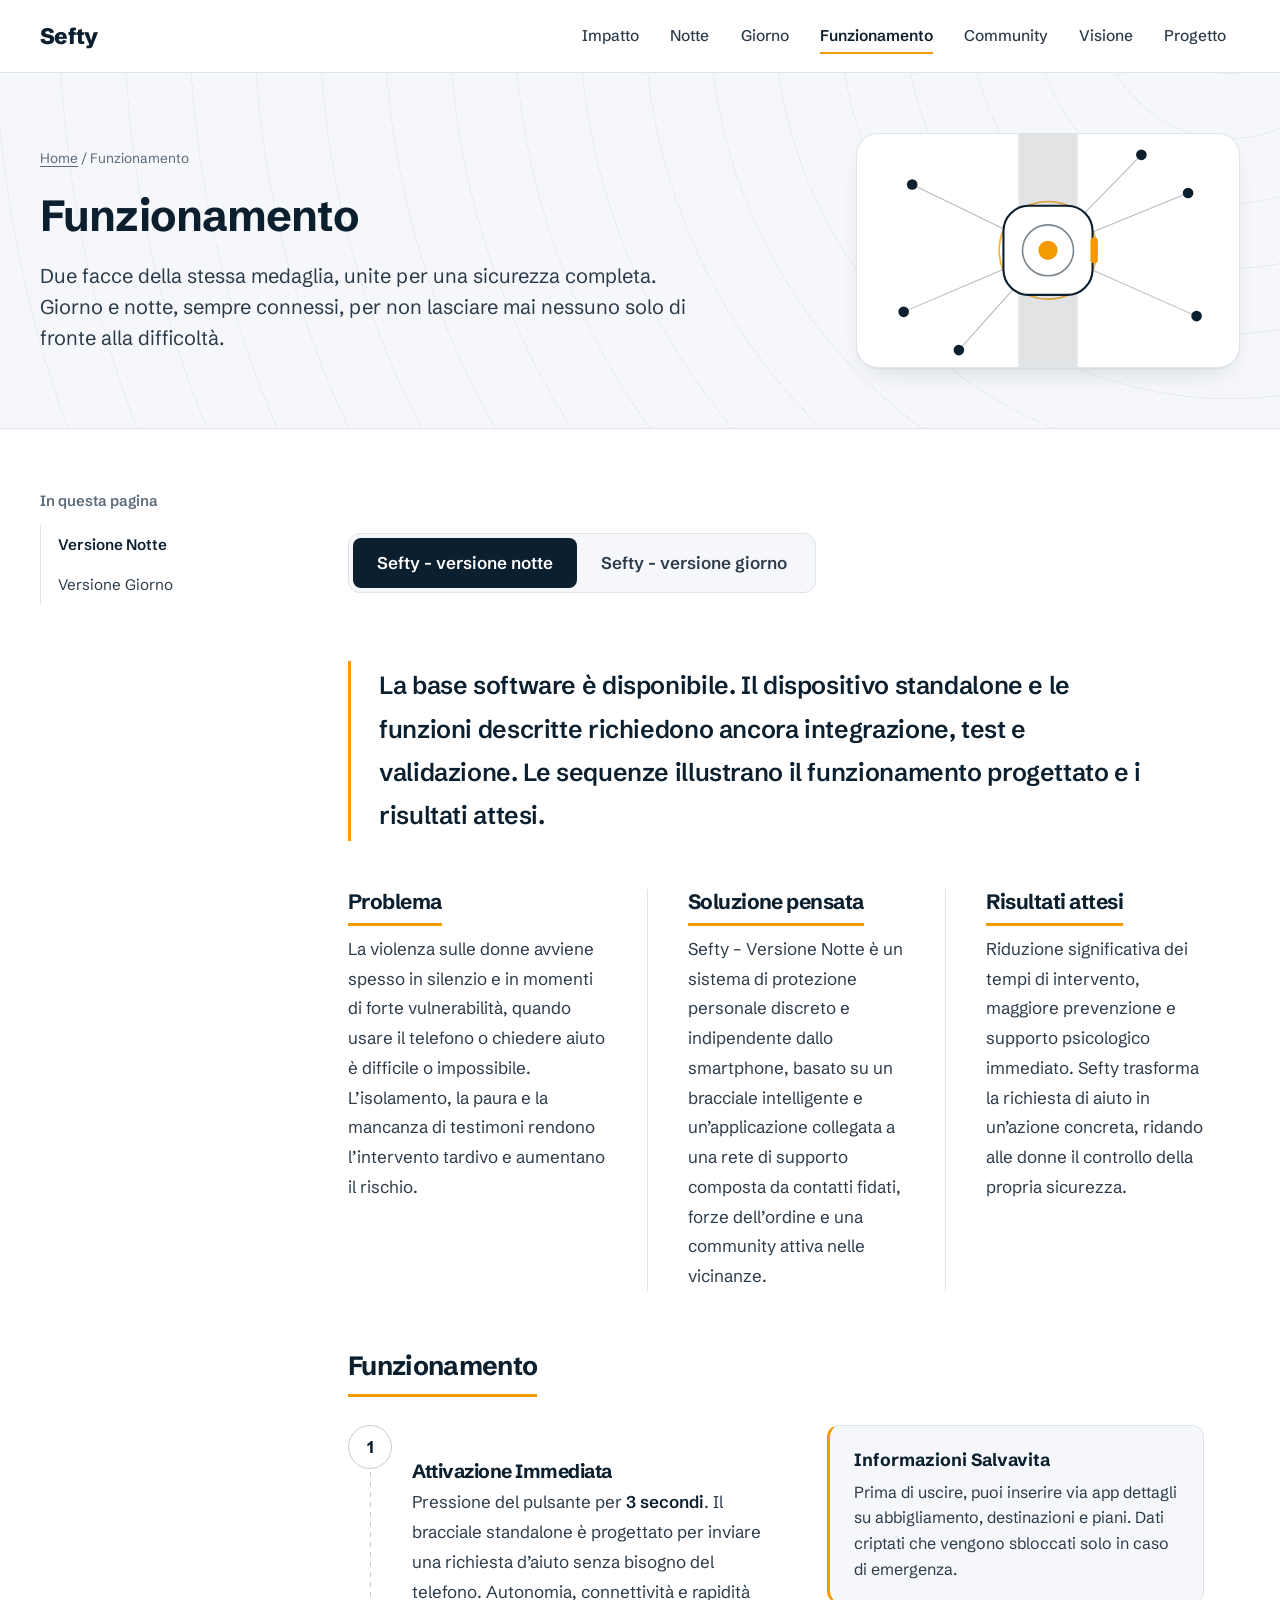
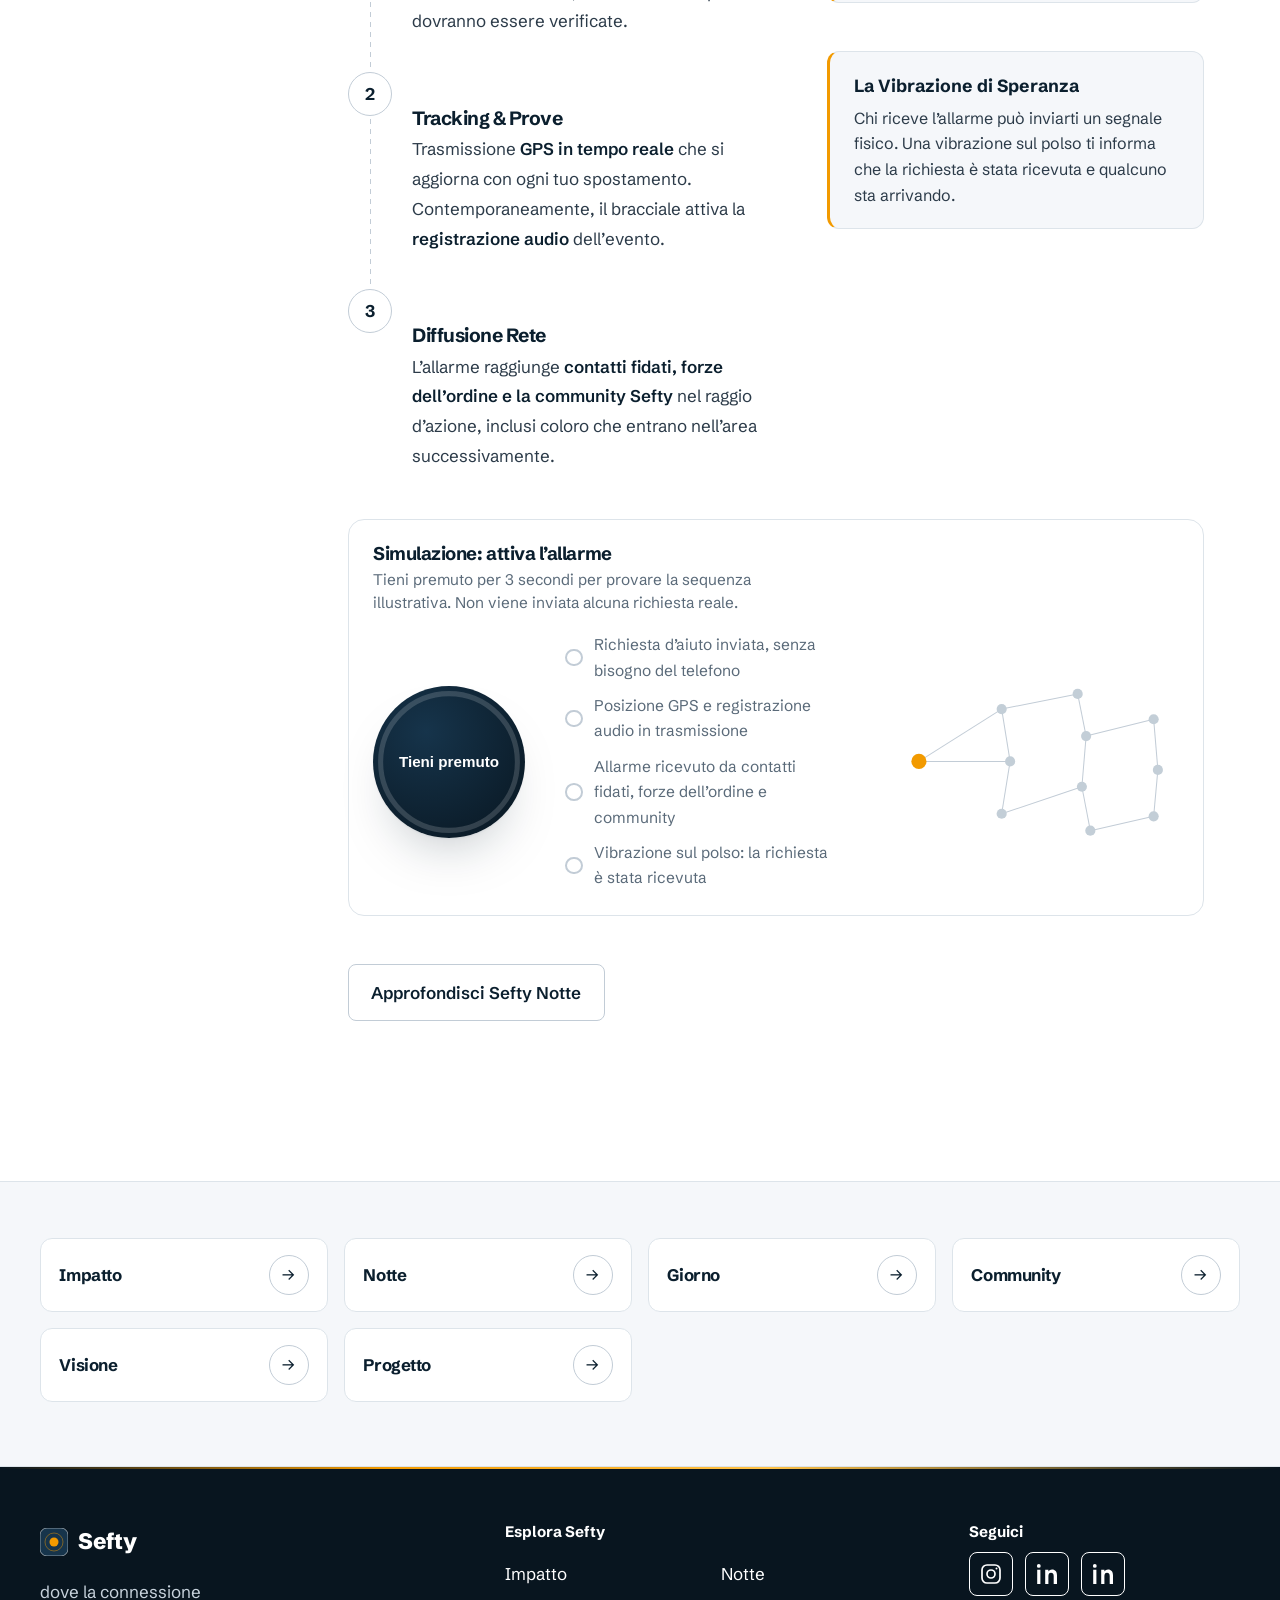
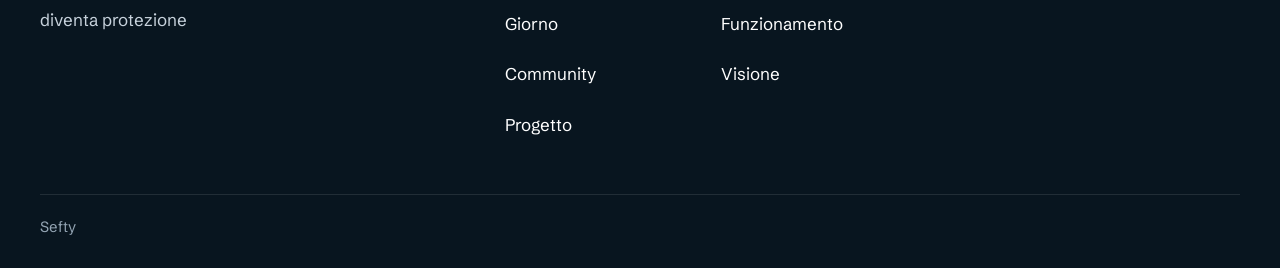
<file: funzionamento.html>
<!DOCTYPE html>
<html lang="it">

<head>
    <meta charset="UTF-8">
    <meta name="viewport" content="width=device-width, initial-scale=1.0">
    <script>
        
        document.documentElement.classList.add('js');
        setTimeout(function () { if (!window.__sefty) document.documentElement.classList.remove('js'); }, 4000);
    </script>

    <meta name="theme-color" content="#10222f">

    <link rel="icon" href="img/favicon.svg" type="image/svg+xml">

    <link rel="preconnect" href="https://fonts.googleapis.com">
    <link rel="preconnect" href="https://fonts.gstatic.com" crossorigin>
    <link href="https://fonts.googleapis.com/css2?family=Schibsted+Grotesk:wght@400..800&amp;display=swap" rel="stylesheet">
    <link rel="stylesheet" href="css/style.css?v=mobile-3">
    <script src="javascripts/index.js?v=mobile-2" defer></script>

    <title>Come funziona Sefty | Versioni Notte e Giorno</title>
    <meta name="description" content="Esplora il funzionamento progettato di Sefty Notte e Giorno: richiesta di aiuto, rete di supporto, supervisione dei gruppi e simulazioni illustrative.">
    <meta name="robots" content="noindex, nofollow, noarchive, nosnippet"> <!-- disattiva -->
    <link rel="canonical" href="https://www.sefty.it/funzionamento.html">
    <meta property="og:type" content="website">
    <meta property="og:site_name" content="Sefty">
    <meta property="og:locale" content="it_IT">
    <meta property="og:title" content="Come funziona Sefty | Versioni Notte e Giorno">
    <meta property="og:description" content="Esplora il funzionamento progettato di Sefty Notte e Giorno: richiesta di aiuto, rete di supporto, supervisione dei gruppi e simulazioni illustrative.">
    <meta property="og:image" content="https://www.sefty.it/img/immagine-principale.jpeg">
    <meta property="og:image:width" content="1600">
    <meta property="og:image:height" content="717">
    <meta property="og:image:alt" content="Panorama urbano notturno con strade e connessioni illuminate">
    <meta name="twitter:card" content="summary_large_image">
    <meta name="twitter:title" content="Come funziona Sefty | Versioni Notte e Giorno">
    <meta name="twitter:description" content="Esplora il funzionamento progettato di Sefty Notte e Giorno: richiesta di aiuto, rete di supporto, supervisione dei gruppi e simulazioni illustrative.">
    <meta name="twitter:image" content="https://www.sefty.it/img/immagine-principale.jpeg">
    <meta name="twitter:image:alt" content="Panorama urbano notturno con strade e connessioni illuminate">
    <meta property="og:url" content="https://www.sefty.it/funzionamento.html">
    <script type="application/ld+json">{"@context":"https://schema.org","@graph":[{"@type":"Organization","name":"Sefty","description":"Progetto tecnologico di sicurezza personale, supervisione e rete di supporto.","@id":"https://www.sefty.it/#organization","url":"https://www.sefty.it/"},{"@type":"WebSite","name":"Sefty","inLanguage":"it-IT","@id":"https://www.sefty.it/#website","url":"https://www.sefty.it/","publisher":{"@id":"https://www.sefty.it/#organization"}},{"@type":"WebPage","name":"Come funziona Sefty | Versioni Notte e Giorno","description":"Esplora il funzionamento progettato di Sefty Notte e Giorno: richiesta di aiuto, rete di supporto, supervisione dei gruppi e simulazioni illustrative.","inLanguage":"it-IT","@id":"https://www.sefty.it/funzionamento.html#webpage","url":"https://www.sefty.it/funzionamento.html","isPartOf":{"@id":"https://www.sefty.it/#website"},"about":{"@id":"https://www.sefty.it/#organization"},"breadcrumb":{"@id":"https://www.sefty.it/funzionamento.html#breadcrumb"}},{"@type":"BreadcrumbList","@id":"https://www.sefty.it/funzionamento.html#breadcrumb","itemListElement":[{"@type":"ListItem","position":1,"name":"Home","item":"https://www.sefty.it/"},{"@type":"ListItem","position":2,"name":"Funzionamento","item":"https://www.sefty.it/funzionamento.html"}]}]}</script>
</head>

<body>
    <a class="skip-link" href="#contenuto">Vai al contenuto</a>
    <header class="site-header">
        <div class="wrap header-inner">
            <a class="brand" href="index.html" aria-label="Torna alla home di Sefty">Sefty</a>
            <button class="nav-toggle" id="navToggle" type="button" aria-expanded="false" aria-controls="siteNav" aria-label="Apri menu navigazione">
                <svg class="icon icon-open" viewbox="0 0 24 24" aria-hidden="true"><path d="M4 7h16M4 12h16M4 17h16"></path></svg><svg class="icon icon-close" viewbox="0 0 24 24" aria-hidden="true"><path d="M6 6l12 12M18 6 6 18"></path></svg>
            </button>
            <nav class="nav" id="siteNav" aria-label="Menu principale"><ul><li><a href="impatto.html">Impatto</a></li><li><a href="notte.html">Notte</a></li><li><a href="giorno.html">Giorno</a></li><li><a href="funzionamento.html" aria-current="page">Funzionamento</a></li><li><a href="community.html">Community</a></li><li><a href="visione.html">Visione</a></li><li><a href="progetto.html">Progetto</a></li></ul></nav>
        </div>
        <div class="progress" aria-hidden="true"><span id="progressBar"></span></div>
    </header>

    <main id="contenuto">
        <div class="page-head rings-light">
            <div class="wrap">
                <div><nav class="breadcrumbs" aria-label="Percorso"><a href="index.html">Home</a><span aria-hidden="true"> / </span><span aria-current="page">Funzionamento</span></nav>
                    <h1><span class="hw"><span style="--w:0">Funzionamento</span></span></h1>
                    <p class="lead">Due facce della stessa medaglia, unite per una sicurezza completa. Giorno e notte, sempre connessi, per non lasciare mai nessuno solo di fronte alla difficoltà.</p>
                </div>
                <div class="page-art" aria-hidden="true"><svg class="art-svg" viewbox="0 0 360 220" preserveaspectratio="xMidYMid slice" aria-hidden="true" focusable="false"><g fill="none" stroke="currentColor" stroke-opacity=".3"><path d="M180 110 L52 48"></path><path d="M180 110 L312 56"></path><path d="M180 110 L44 168"></path><path d="M180 110 L320 172"></path><path d="M180 110 L96 204"></path><path d="M180 110 L268 20"></path></g>
<g fill="none" stroke="var(--signal)" stroke-width="1.6"><circle class="rip" style="--delay:0s" cx="180" cy="110" r="46"></circle><circle class="rip" style="--delay:0.6s" cx="180" cy="110" r="46"></circle><circle class="rip" style="--delay:1.2s" cx="180" cy="110" r="46"></circle></g>
<g fill="currentColor"><circle class="pop" style="--i:0" cx="52" cy="48" r="5"></circle><circle class="pop" style="--i:1" cx="312" cy="56" r="5"></circle><circle class="pop" style="--i:2" cx="44" cy="168" r="5"></circle><circle class="pop" style="--i:3" cx="320" cy="172" r="5"></circle><circle class="pop" style="--i:4" cx="96" cy="204" r="5"></circle><circle class="pop" style="--i:5" cx="268" cy="20" r="5"></circle></g>
<rect x="152" y="-12" width="56" height="84" fill="var(--art-strap)"></rect>
<rect x="152" y="148" width="56" height="84" fill="var(--art-strap)"></rect>
<rect x="138" y="68" width="84" height="84" rx="24" fill="var(--art-solid)" stroke="currentColor" stroke-width="2"></rect>
<circle cx="180" cy="110" r="24" fill="none" stroke="currentColor" stroke-opacity=".55" stroke-width="1.5"></circle>
<circle cx="180" cy="110" r="9" fill="var(--signal)"></circle>
<rect x="220" y="98" width="7" height="24" rx="3" fill="var(--signal)"></rect></svg></div>
            </div>
        </div>
        <div class="wrap layout functioning-layout"><nav class="toc" aria-label="In questa pagina"><details class="toc-disclosure"><summary>In questa pagina</summary><ul><li><a href="#panel-notte">Versione Notte</a></li><li><a href="#panel-giorno">Versione Giorno</a></li></ul></details></nav><div class="prose"><div class="tabs-bar">
            <div class="wrap">
                <div class="tablist" role="tablist" aria-label="Versioni Sefty">
                    <button class="tab" type="button" role="tab" id="tab-notte" data-key="notte" aria-controls="panel-notte" aria-selected="true">Sefty - versione notte</button>
                    <button class="tab" type="button" role="tab" id="tab-giorno" data-key="giorno" aria-controls="panel-giorno" aria-selected="false" tabindex="-1">Sefty - versione giorno</button>
                </div>
            </div>
        </div>

        <section class="tabpanel" id="panel-notte" role="tabpanel" aria-labelledby="tab-notte" tabindex="0">
            <div class="wrap">
                <p class="callout development-note">La base software è disponibile. Il dispositivo standalone e le funzioni descritte richiedono ancora integrazione, test e validazione. Le sequenze illustrano il funzionamento progettato e i risultati attesi.</p><div class="facts facts-wide">
                            <article><h2>Problema</h2><p>La violenza sulle donne avviene spesso in silenzio e in momenti di forte vulnerabilità, quando usare il telefono o chiedere aiuto è difficile o impossibile. L’isolamento, la paura e la mancanza di testimoni rendono l’intervento tardivo e aumentano il rischio.</p></article>
                            <article><h2>Soluzione pensata</h2><p>Sefty – Versione Notte è un sistema di protezione personale discreto e indipendente dallo smartphone, basato su un bracciale intelligente e un’applicazione collegata a una rete di supporto composta da contatti fidati, forze dell’ordine e una community attiva nelle vicinanze.</p></article>
                            <article><h2>Risultati attesi</h2><p>Riduzione significativa dei tempi di intervento, maggiore prevenzione e supporto psicologico immediato. Sefty trasforma la richiesta di aiuto in un’azione concreta, ridando alle donne il controllo della propria sicurezza.</p></article>
                        </div>
                <div class="process">
                    <h2>Funzionamento</h2>
                    <div class="process-grid">
                        <ol class="steps"><li><div><h3>Attivazione Immediata</h3><p>Pressione del pulsante per <strong>3 secondi</strong>. Il bracciale standalone è progettato per inviare una richiesta d’aiuto senza bisogno del telefono. Autonomia, connettività e rapidità dovranno essere verificate.</p></div></li><li><div><h3>Tracking &amp; Prove</h3><p>Trasmissione <strong>GPS in tempo reale</strong> che si aggiorna con ogni tuo spostamento. Contemporaneamente, il bracciale attiva la <strong>registrazione audio</strong> dell’evento.</p></div></li><li><div><h3>Diffusione Rete</h3><p>L’allarme raggiunge <strong>contatti fidati, forze dell’ordine e la community Sefty</strong> nel raggio d’azione, inclusi coloro che entrano nell’area successivamente.</p></div></li></ol>
                        <div class="process-notes">
                            <p class="callout"><strong>Informazioni Salvavita</strong><span>Prima di uscire, puoi inserire via app dettagli su abbigliamento, destinazioni e piani. Dati criptati che vengono sbloccati solo in caso di emergenza.</span></p>
                            <p class="callout"><strong>La Vibrazione di Speranza</strong><span>Chi riceve l’allarme può inviarti un segnale fisico. Una vibrazione sul polso ti informa che la richiesta è stata ricevuta e qualcuno sta arrivando.</span></p>
                        </div>
                    </div>
                    <div class="widget night" data-night>
                        <div class="widget-head">
                            <div>
                                <h3>Simulazione: attiva l’allarme</h3>
                                <p>Tieni premuto per 3 secondi per provare la sequenza illustrativa. Non viene inviata alcuna richiesta reale.</p>
                            </div>
                            <button class="btn-sm btn-sm-line" type="button" data-reset hidden>Ripeti la simulazione</button>
                        </div>
                        <div class="night-stage">
                            <button class="night-btn" type="button" data-hold aria-label="Tieni premuto per 3 secondi per inviare l’allarme (simulazione)">
                                <svg viewbox="0 0 120 120" aria-hidden="true" focusable="false">
                                    <circle class="ring-bg" cx="60" cy="60" r="54" pathlength="100"></circle>
                                    <circle class="ring-fill" cx="60" cy="60" r="54" pathlength="100"></circle>
                                </svg>
                                <span class="night-btn-label" data-label aria-live="polite">Tieni premuto</span>
                            </button>
                            <div class="night-right">
                                <div class="night-net"><svg viewbox="0 0 360 200" style="--reach:55" aria-hidden="true" focusable="false"><g><path class="ne" d="M150 38 L160 100"></path><path class="ne" d="M150 38 L240 20"></path><path class="ne" d="M150 38 L52 100"></path><path class="ne" d="M160 100 L150 162"></path><path class="ne" d="M160 100 L52 100"></path><path class="ne" d="M150 162 L245 130"></path><path class="ne" d="M240 20 L250 70"></path><path class="ne" d="M250 70 L245 130"></path><path class="ne" d="M250 70 L330 50"></path><path class="ne" d="M245 130 L255 182"></path><path class="ne" d="M255 182 L330 165"></path><path class="ne" d="M330 50 L335 110"></path><path class="ne" d="M335 110 L330 165"></path></g><circle class="nr" style="--k:0" cx="52" cy="100" r="6"></circle><circle class="nr" style="--k:1" cx="52" cy="100" r="6"></circle><circle class="nr" style="--k:2" cx="52" cy="100" r="6"></circle><circle class="nn" style="--d:0.37s" cx="150" cy="38" r="6"></circle><circle class="nn" style="--d:0.34s" cx="160" cy="100" r="6"></circle><circle class="nn" style="--d:0.37s" cx="150" cy="162" r="6"></circle><circle class="nn" style="--d:0.65s" cx="240" cy="20" r="6"></circle><circle class="nn" style="--d:0.64s" cx="250" cy="70" r="6"></circle><circle class="nn" style="--d:0.62s" cx="245" cy="130" r="6"></circle><circle class="nn" style="--d:0.70s" cx="255" cy="182" r="6"></circle><circle class="nn" style="--d:0.90s" cx="330" cy="50" r="6"></circle><circle class="nn" style="--d:0.90s" cx="335" cy="110" r="6"></circle><circle class="nn" style="--d:0.91s" cx="330" cy="165" r="6"></circle><circle class="na" cx="52" cy="100" r="9"></circle></svg></div>
                                <ol class="night-log" aria-live="polite">
                                    <li>Richiesta d’aiuto inviata, senza bisogno del telefono</li>
                                    <li>Posizione GPS e registrazione audio in trasmissione</li>
                                    <li>Allarme ricevuto da contatti fidati, forze dell’ordine e community</li>
                                    <li>Vibrazione sul polso: la richiesta è stata ricevuta</li>
                                </ol>
                            </div>
                        </div>
                    </div>
                </div>
            <p class="version-link"><a class="btn btn-line" href="notte.html">Approfondisci Sefty Notte</a></p></div>
        </section>

        <section class="tabpanel" id="panel-giorno" role="tabpanel" aria-labelledby="tab-giorno" tabindex="0">
            <div class="wrap">
                <p class="callout development-note">La base software è disponibile. Il dispositivo standalone e le funzioni descritte richiedono ancora integrazione, test e validazione. Le sequenze illustrano il funzionamento progettato e i risultati attesi.</p><div class="facts facts-wide">
                            <article><h2>Problema</h2><p>Nella vita quotidiana, durante gite, eventi, parchi divertimento o città affollate, la gestione della sicurezza di bambini e gruppi è complessa. Smarrimenti e allontanamenti possono verificarsi in pochi secondi, con tempi di reazione spesso troppo lenti.</p></article>
                            <article><h2>Soluzione pensata</h2><p>Sefty – Versione Giorno è un sistema di sicurezza collaborativo basato su insiemi digitali collegati a un tutor responsabile. Consente di monitorare gruppi in modo semplice e flessibile con il supporto di una rete comunitaria attiva.</p></article>
                            <article><h2>Risultati attesi</h2><p>Maggiore serenità per responsabili e famiglie, riduzione drastica dei tempi di intervento e rafforzamento della sicurezza collettiva. Sefty trasforma la comunità nel primo livello di sicurezza.</p></article>
                        </div>
                <div class="process">
                    <h2>Funzionamento</h2>
                    <div class="process-grid">
                        <ol class="steps"><li><div><p>Il tutor dovrà aprire l’app, assegnare un nome al gruppo, impostare il <strong>raggio di sicurezza</strong> e la durata: l’app genera automaticamente un <strong>QR Code univoco</strong>.</p></div></li><li><div><p>Ogni partecipante collega il proprio dispositivo in pochi secondi: i bambini tramite il <strong>bracciale Sefty</strong>, i ragazzi tramite smartphone. QR Code temporaneo e sicuro.</p></div></li><li><div><p>Una volta attivo, il tutor vede tutti i membri sulla <strong>mappa in tempo reale</strong>. Se qualcuno supera il raggio di sicurezza, riceve immediatamente una notifica e una vibrazione.</p></div></li><li><div><p>In caso di emergenza o allontanamento, il tutor o i genitori possono inviare <strong>richieste di aiuto con posizione aggiornata</strong> alla community e alle forze dell’ordine.</p></div></li><li><div><p>Al termine dell’attività, il gruppo si chiude automaticamente.</p></div></li></ol>
                        <div class="process-notes">
                            <p class="callout">Sefty è progettato per supportare scuole, gite ed eventi pubblici; velocità e scalabilità dovranno essere validate.</p>
                        </div>
                    </div>
                    <div class="widget day" data-day>
                        <div class="widget-head">
                            <div>
                                <h3>Simulazione: il raggio di sicurezza</h3>
                                <p>Il tutor imposta il raggio: chi lo supera fa scattare una notifica.</p>
                            </div>
                        </div>
                        <div class="day-stage">
                            <svg viewbox="0 0 600 320" data-svg aria-hidden="true" focusable="false"></svg>
                            <div class="day-alert" data-alert role="status"><svg class="icon" viewbox="0 0 24 24" aria-hidden="true"><path d="M6 9a6 6 0 1 1 12 0c0 6 2 7 2 7H4s2-1 2-7Z"></path><path d="M10 20a2 2 0 0 0 4 0"></path></svg><span data-alert-text></span></div>
                        </div>
                        <div class="day-controls">
                            <label for="dayRange"><span>Raggio di sicurezza</span></label>
                            <input id="dayRange" type="range" min="70" max="200" value="130" data-range aria-describedby="dayStatus">
                        <p id="dayStatus" role="status"></p></div>
                        <p class="widget-note">Simulazione illustrativa.</p>
                    </div>
                </div>
            <p class="version-link"><a class="btn btn-line" href="giorno.html">Approfondisci Sefty Giorno</a></p></div>
        </section>

        </div></div><section class="related band-mist">
            <div class="wrap">
                <ul class="related-grid"><li class="tile"><h3><a class="tile-link" href="impatto.html">Impatto</a></h3><span class="tile-arrow" aria-hidden="true">→</span></li><li class="tile"><h3><a class="tile-link" href="notte.html">Notte</a></h3><span class="tile-arrow" aria-hidden="true">→</span></li><li class="tile"><h3><a class="tile-link" href="giorno.html">Giorno</a></h3><span class="tile-arrow" aria-hidden="true">→</span></li><li class="tile"><h3><a class="tile-link" href="community.html">Community</a></h3><span class="tile-arrow" aria-hidden="true">→</span></li><li class="tile"><h3><a class="tile-link" href="visione.html">Visione</a></h3><span class="tile-arrow" aria-hidden="true">→</span></li><li class="tile"><h3><a class="tile-link" href="progetto.html">Progetto</a></h3><span class="tile-arrow" aria-hidden="true">→</span></li></ul>
            </div>
        </section>
    </main>

    <footer class="site-footer"><div class="wrap"><div class="footer-grid"><div><a class="brand" href="index.html"><svg width="28" height="28" viewbox="0 0 28 28" aria-hidden="true"><rect width="28" height="28" rx="7" fill="#10222f"></rect><circle cx="14" cy="14" r="4.5" fill="#f29a00"></circle><circle cx="14" cy="14" r="9" fill="none" stroke="#f29a00" stroke-opacity=".45"></circle></svg>Sefty</a>
                    <p class="footer-tagline">dove la connessione diventa protezione</p></div><nav aria-label="Esplora Sefty"><h2>Esplora Sefty</h2><ul class="footer-links"><li><a href="impatto.html">Impatto</a></li><li><a href="notte.html">Notte</a></li><li><a href="giorno.html">Giorno</a></li><li><a href="funzionamento.html">Funzionamento</a></li><li><a href="community.html">Community</a></li><li><a href="visione.html">Visione</a></li><li><a href="progetto.html">Progetto</a></li></ul></nav><section class="footer-social" aria-label="Profili social"><h2>Seguici</h2><div class="footer-social-links"><a class="footer-social-link" data-social="instagram" aria-label="Instagram" title="Instagram"><svg viewBox="0 0 24 24" width="24" height="24" fill="none" stroke="currentColor" stroke-width="1.7" role="img" aria-label="Instagram"><rect x="3" y="3" width="18" height="18" rx="5"/><circle cx="12" cy="12" r="4"/><circle cx="17.5" cy="6.5" r="1" fill="currentColor" stroke="none"/></svg></a><a class="footer-social-link" data-social="linkedin-1" aria-label="LinkedIn — profilo 1" title="LinkedIn — profilo 1"><svg viewBox="0 0 24 24" width="24" height="24" fill="none" stroke="currentColor" stroke-width="1.7" role="img" aria-label="LinkedIn — profilo 1"><path fill="currentColor" stroke="none" d="M5.4 7.8H2.2V22h3.2V7.8ZM3.8 2a1.9 1.9 0 1 0 0 3.8 1.9 1.9 0 0 0 0-3.8ZM22 13.3c0-3.5-1.9-5.7-4.8-5.7-2.2 0-3.2 1.2-3.8 2V7.8h-3.2V22h3.2v-7.9c0-2.1.9-3.3 2.6-3.3 1.6 0 2.7 1.1 2.7 3.3V22H22v-8.7Z"/></svg></a><a class="footer-social-link" data-social="linkedin-2" aria-label="LinkedIn — profilo 2" title="LinkedIn — profilo 2"><svg viewBox="0 0 24 24" width="24" height="24" fill="none" stroke="currentColor" stroke-width="1.7" role="img" aria-label="LinkedIn — profilo 2"><path fill="currentColor" stroke="none" d="M5.4 7.8H2.2V22h3.2V7.8ZM3.8 2a1.9 1.9 0 1 0 0 3.8 1.9 1.9 0 0 0 0-3.8ZM22 13.3c0-3.5-1.9-5.7-4.8-5.7-2.2 0-3.2 1.2-3.8 2V7.8h-3.2V22h3.2v-7.9c0-2.1.9-3.3 2.6-3.3 1.6 0 2.7 1.1 2.7 3.3V22H22v-8.7Z"/></svg></a></div></section></div><p class="legal">Sefty</p></div></footer>
</body>

</html>
</file>
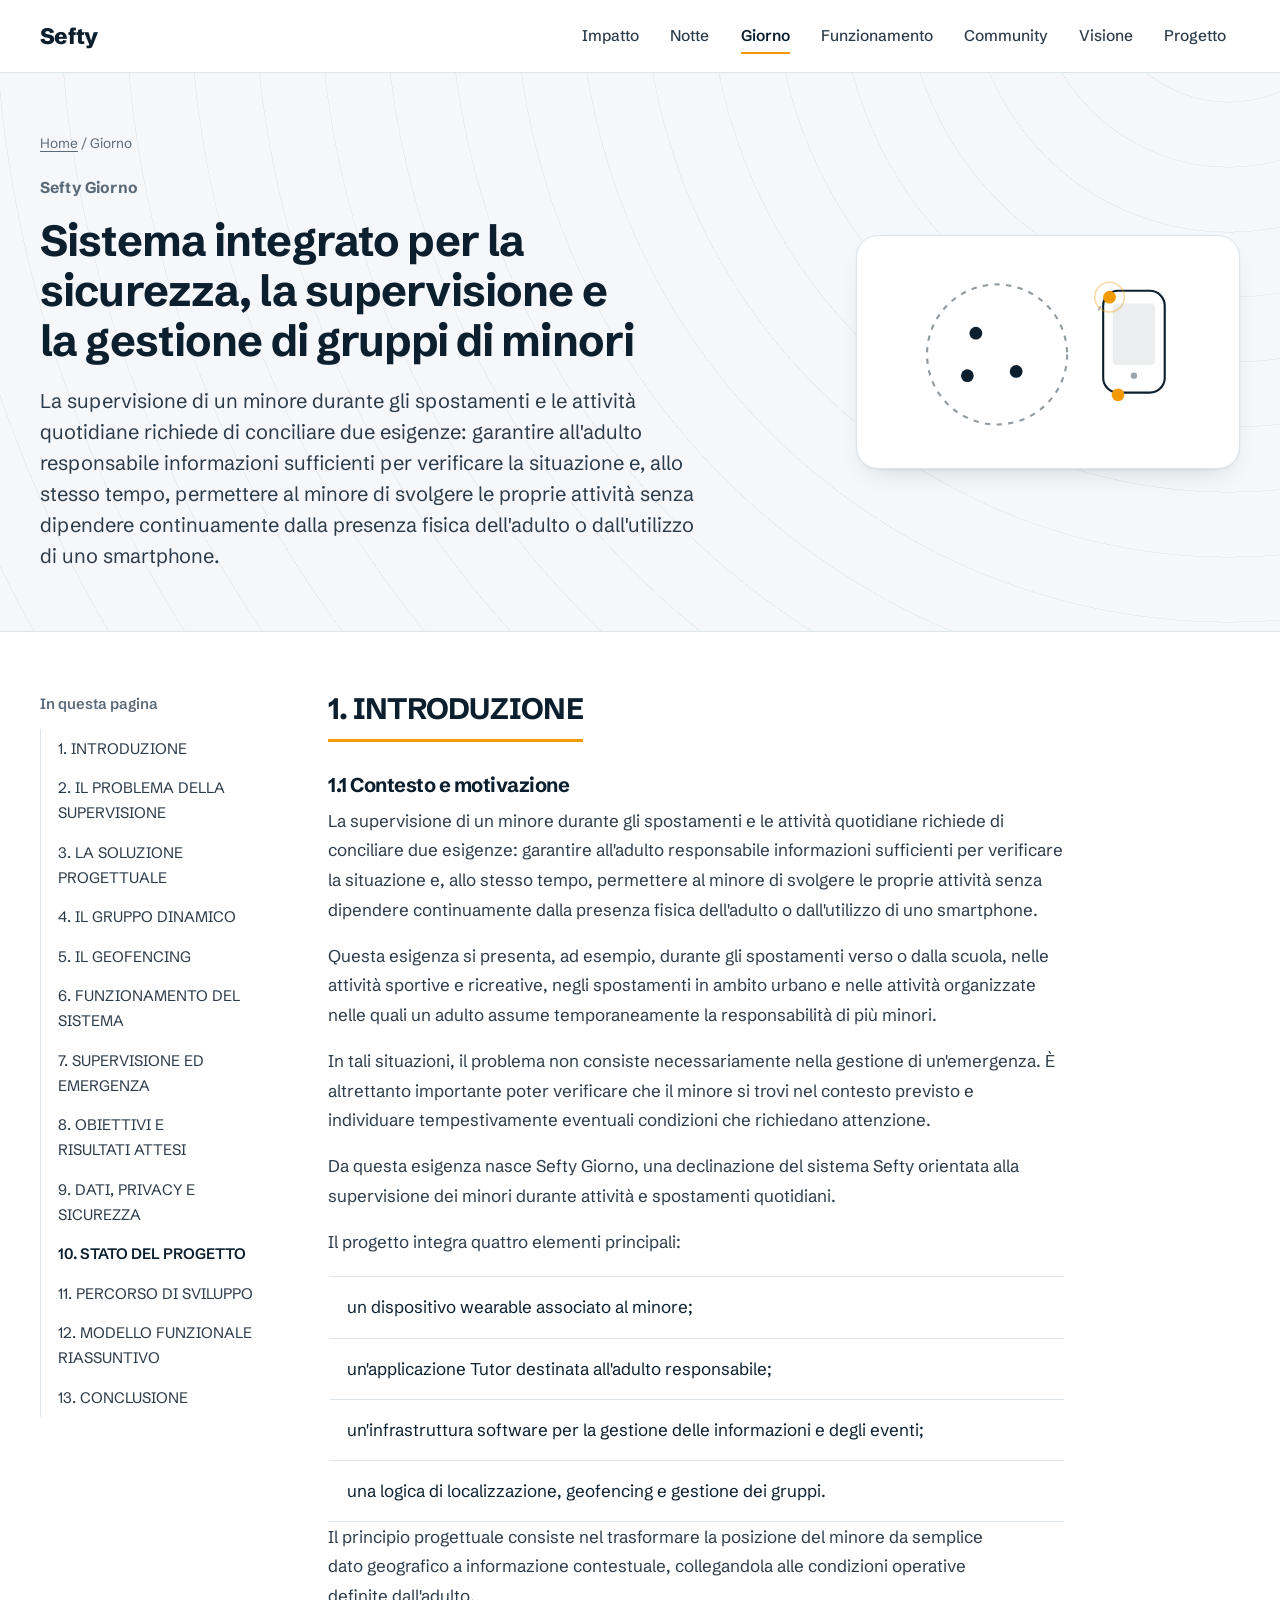
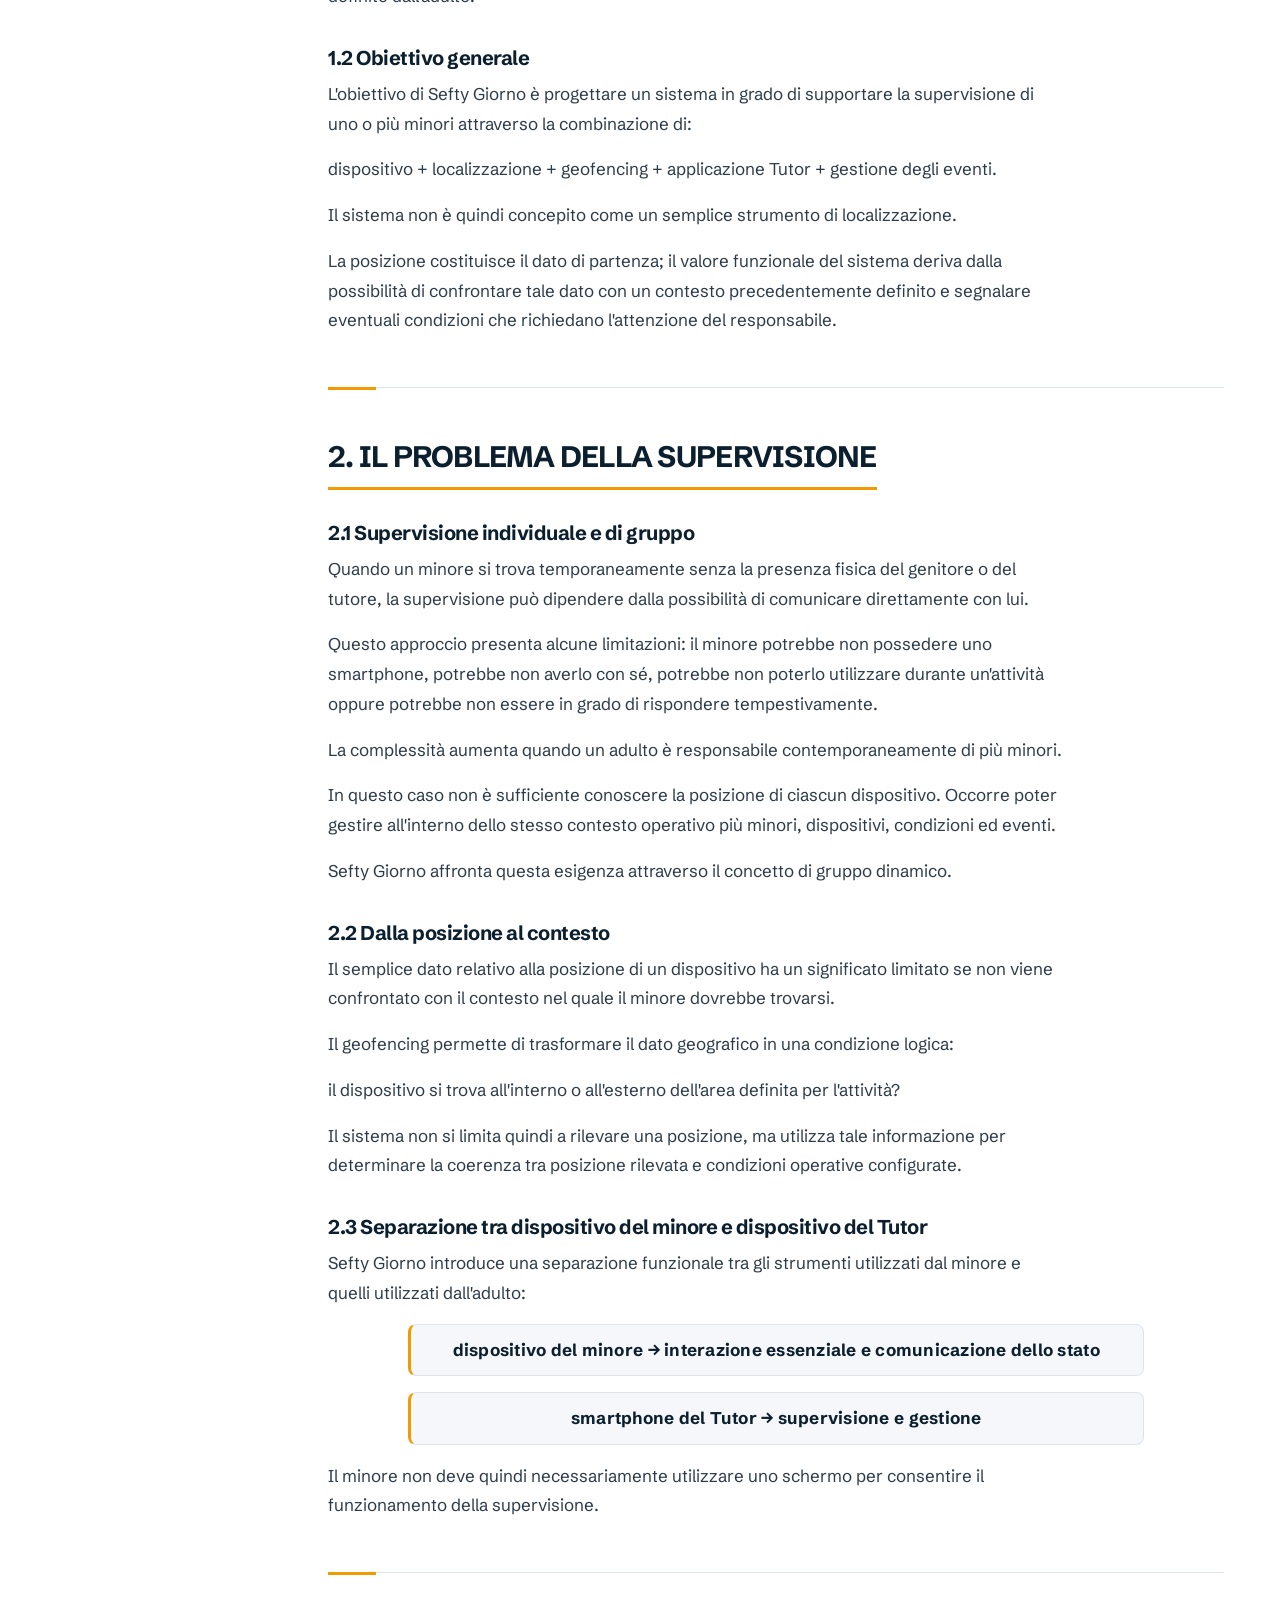
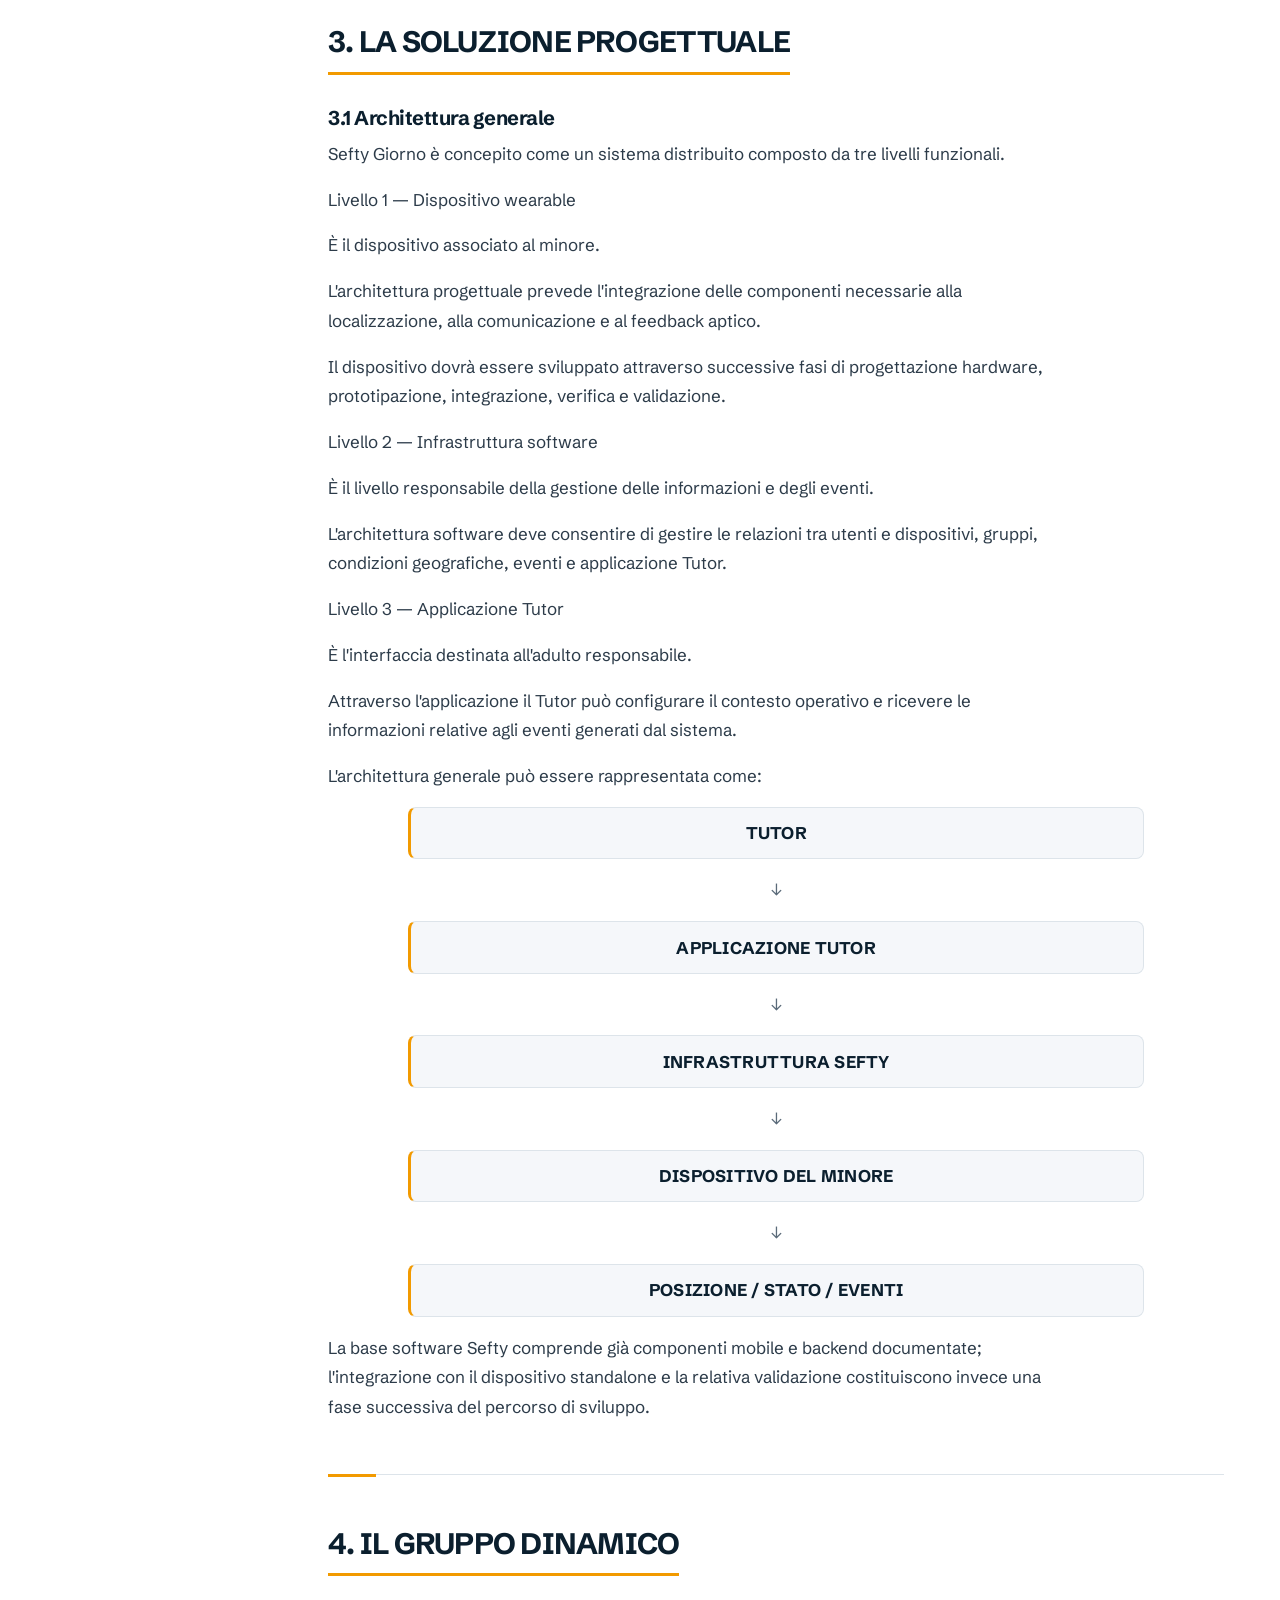
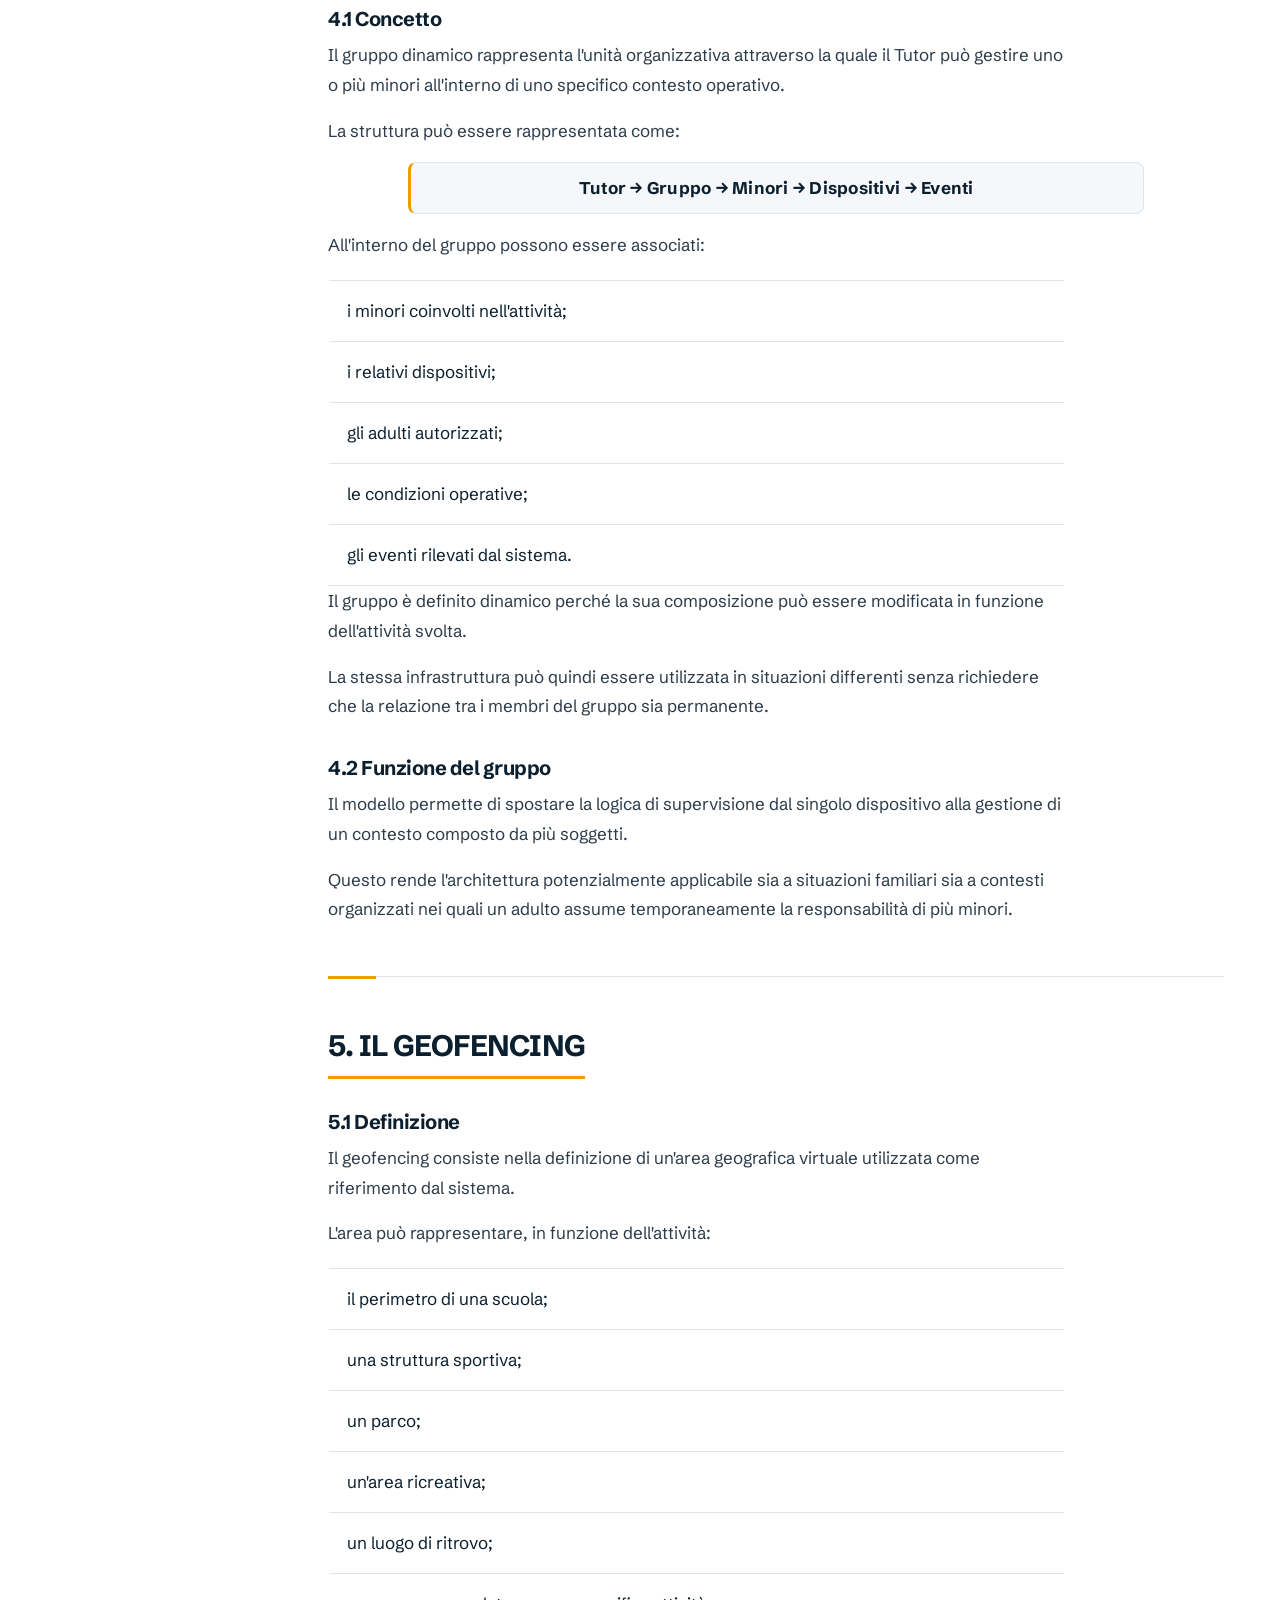
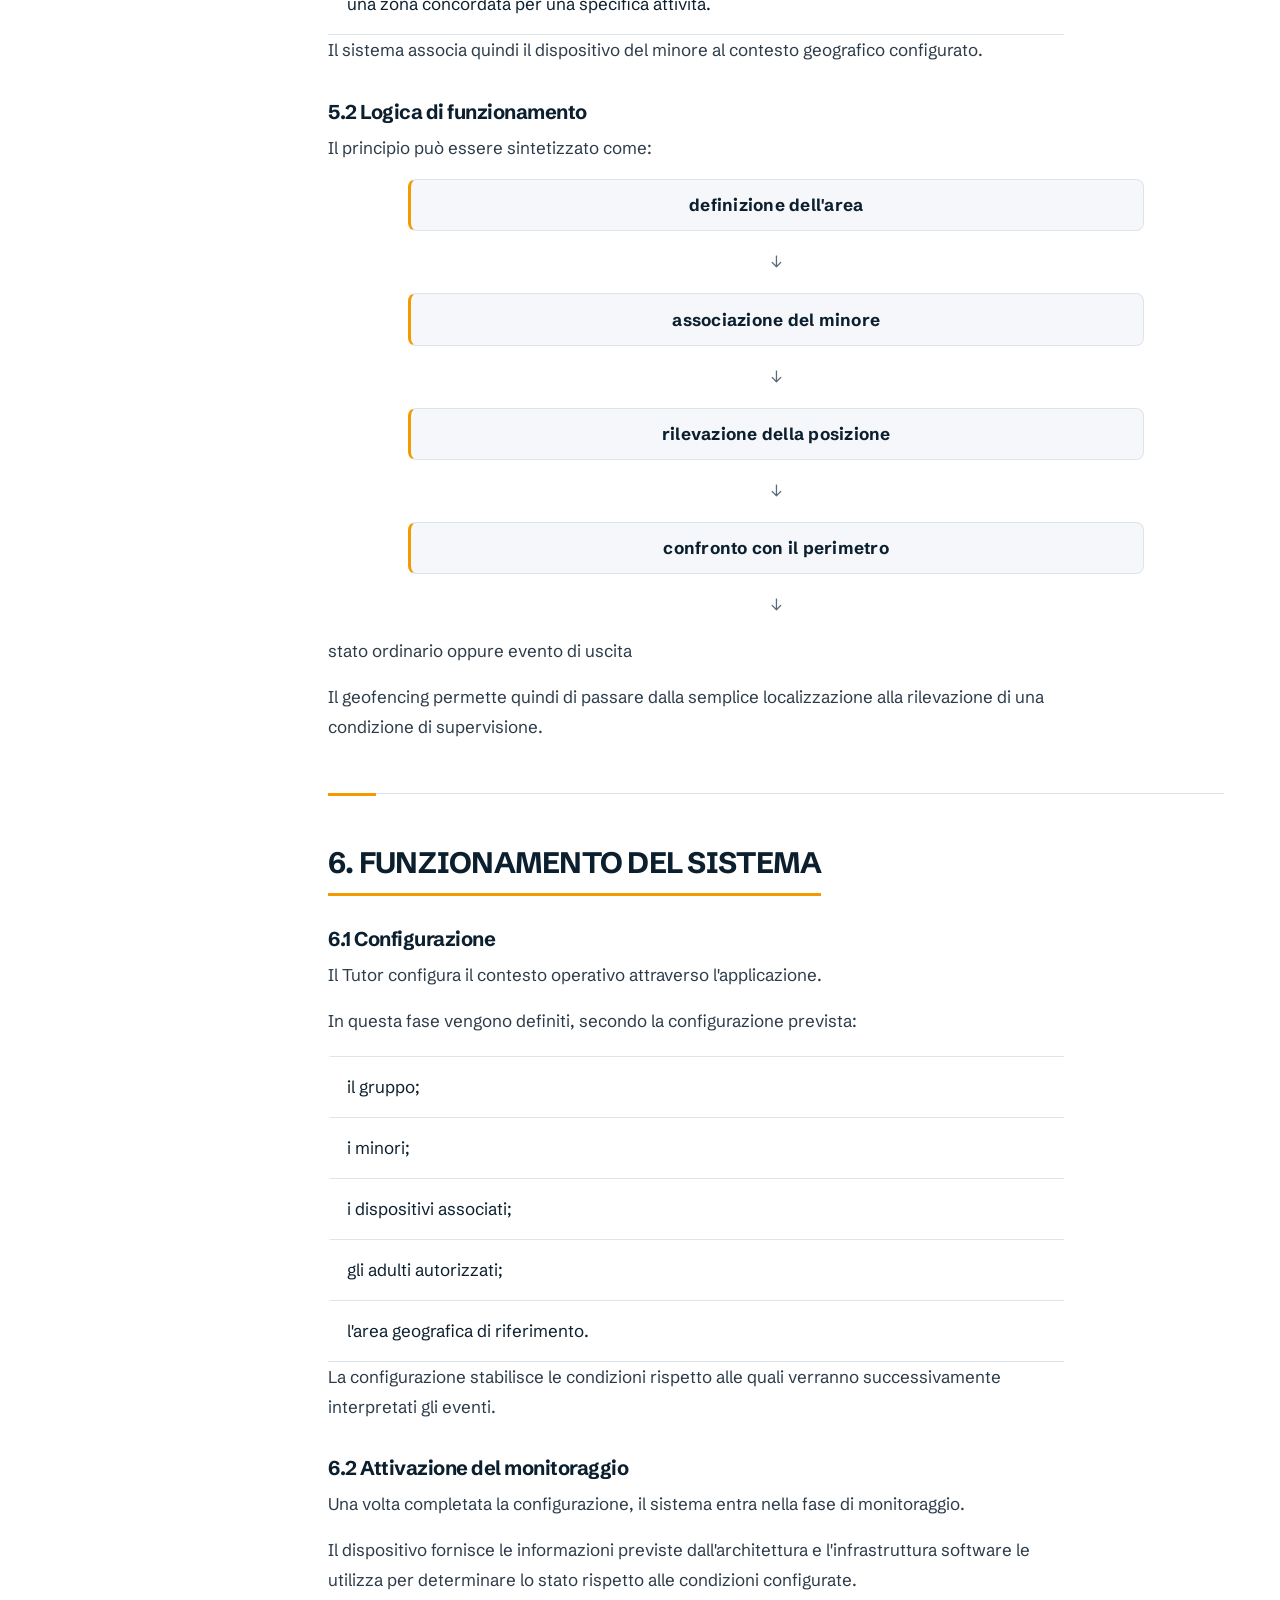
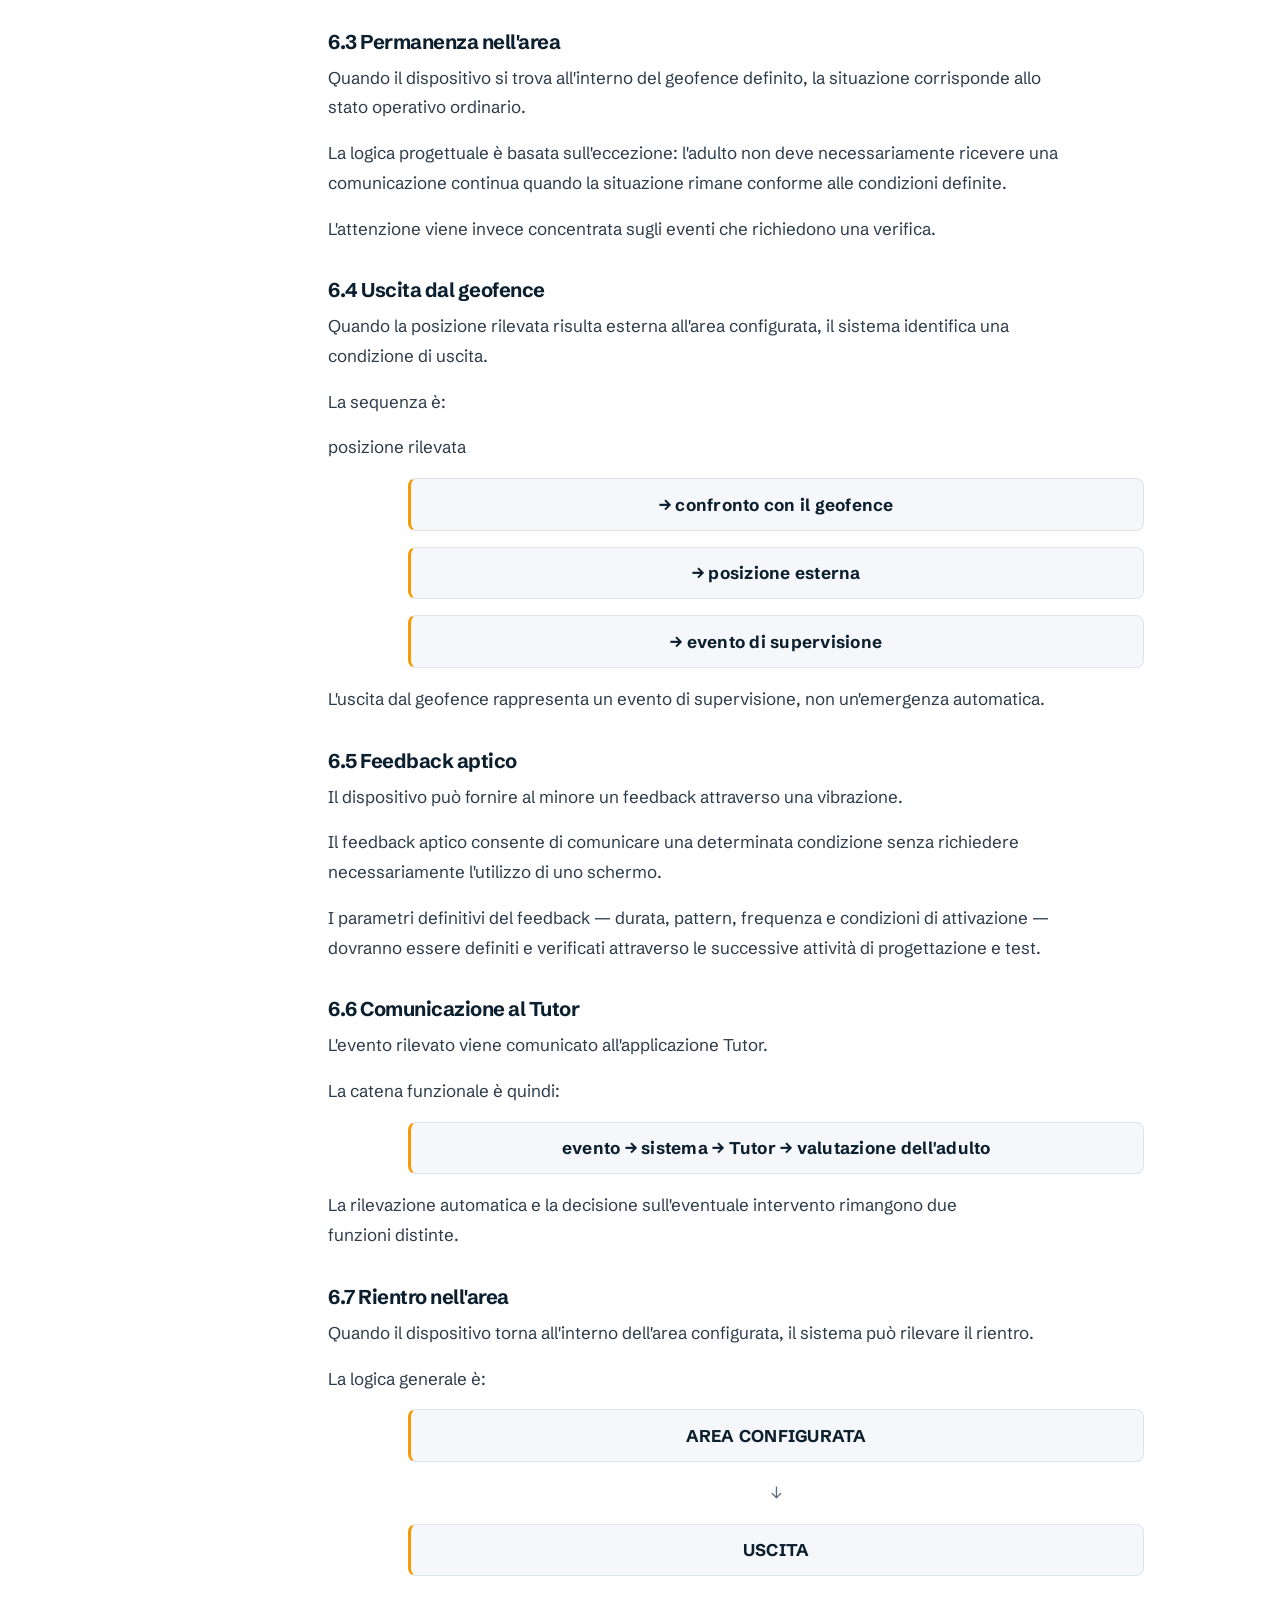
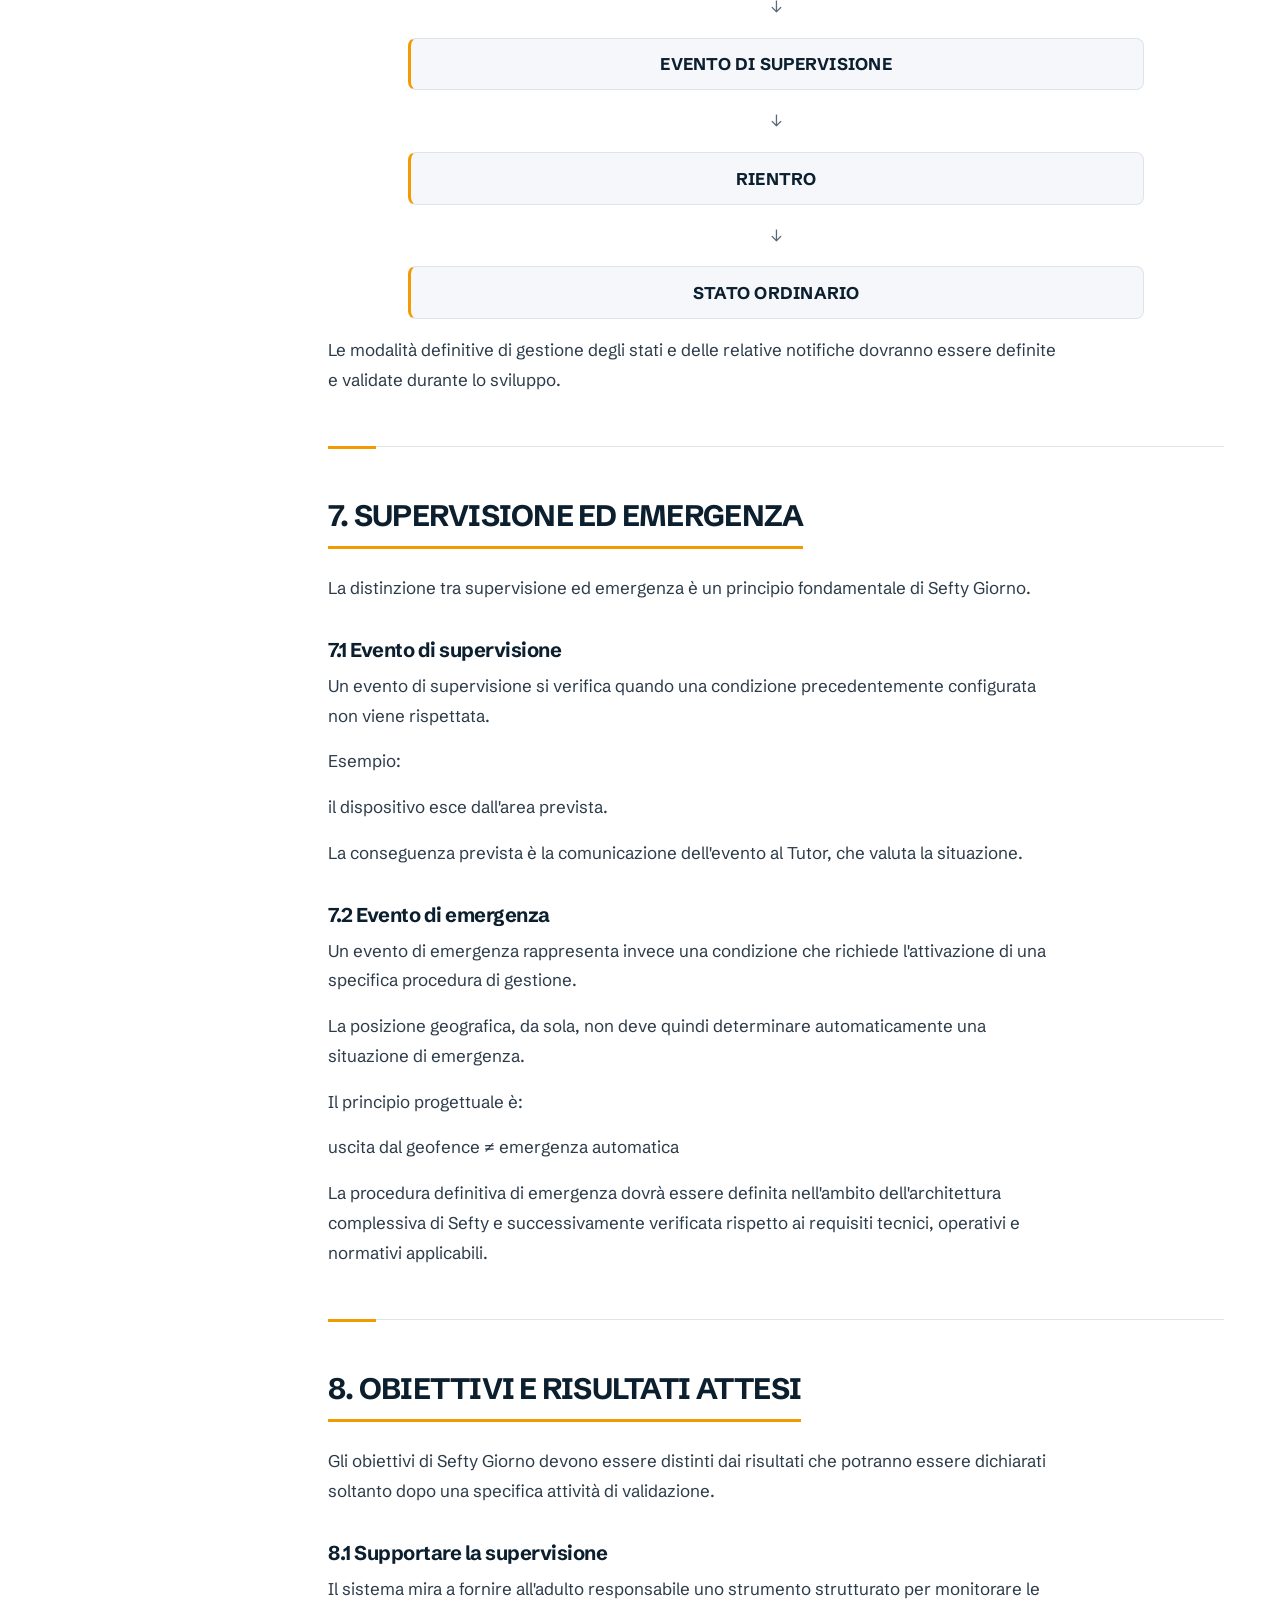
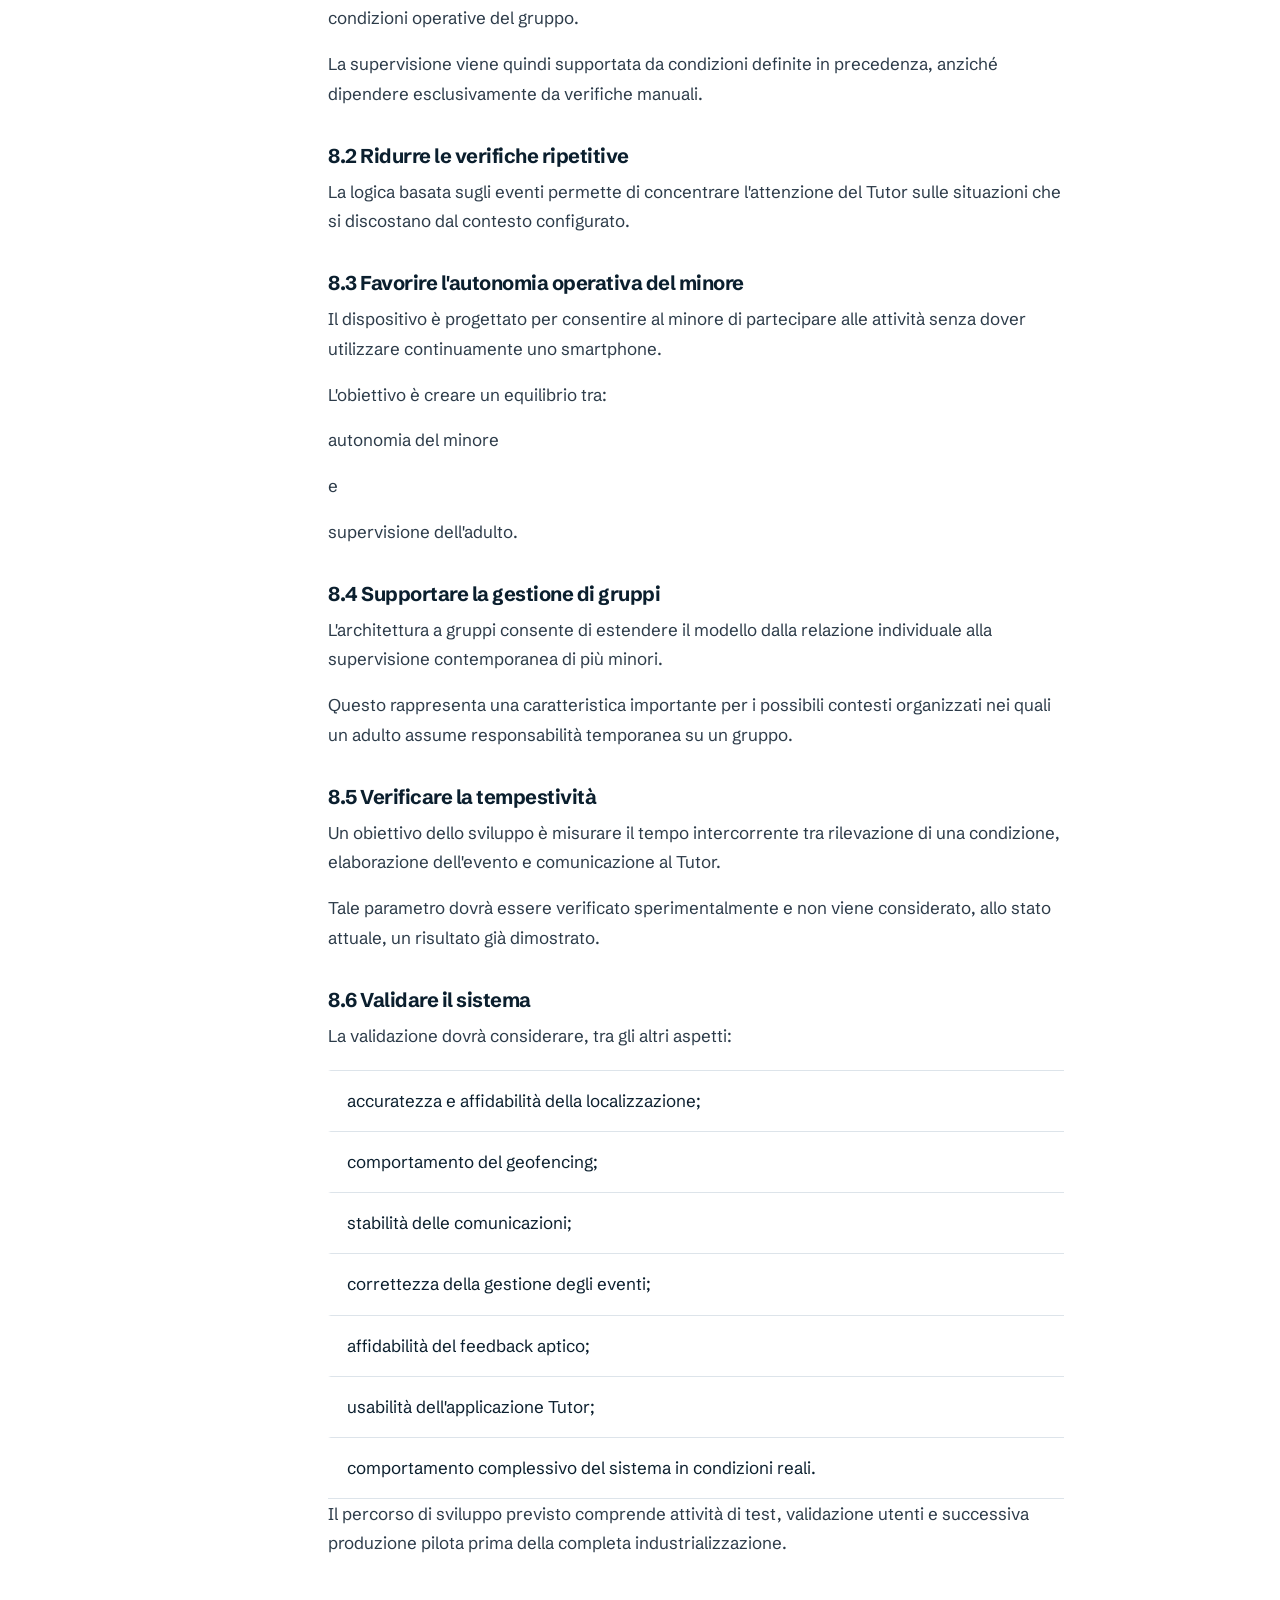
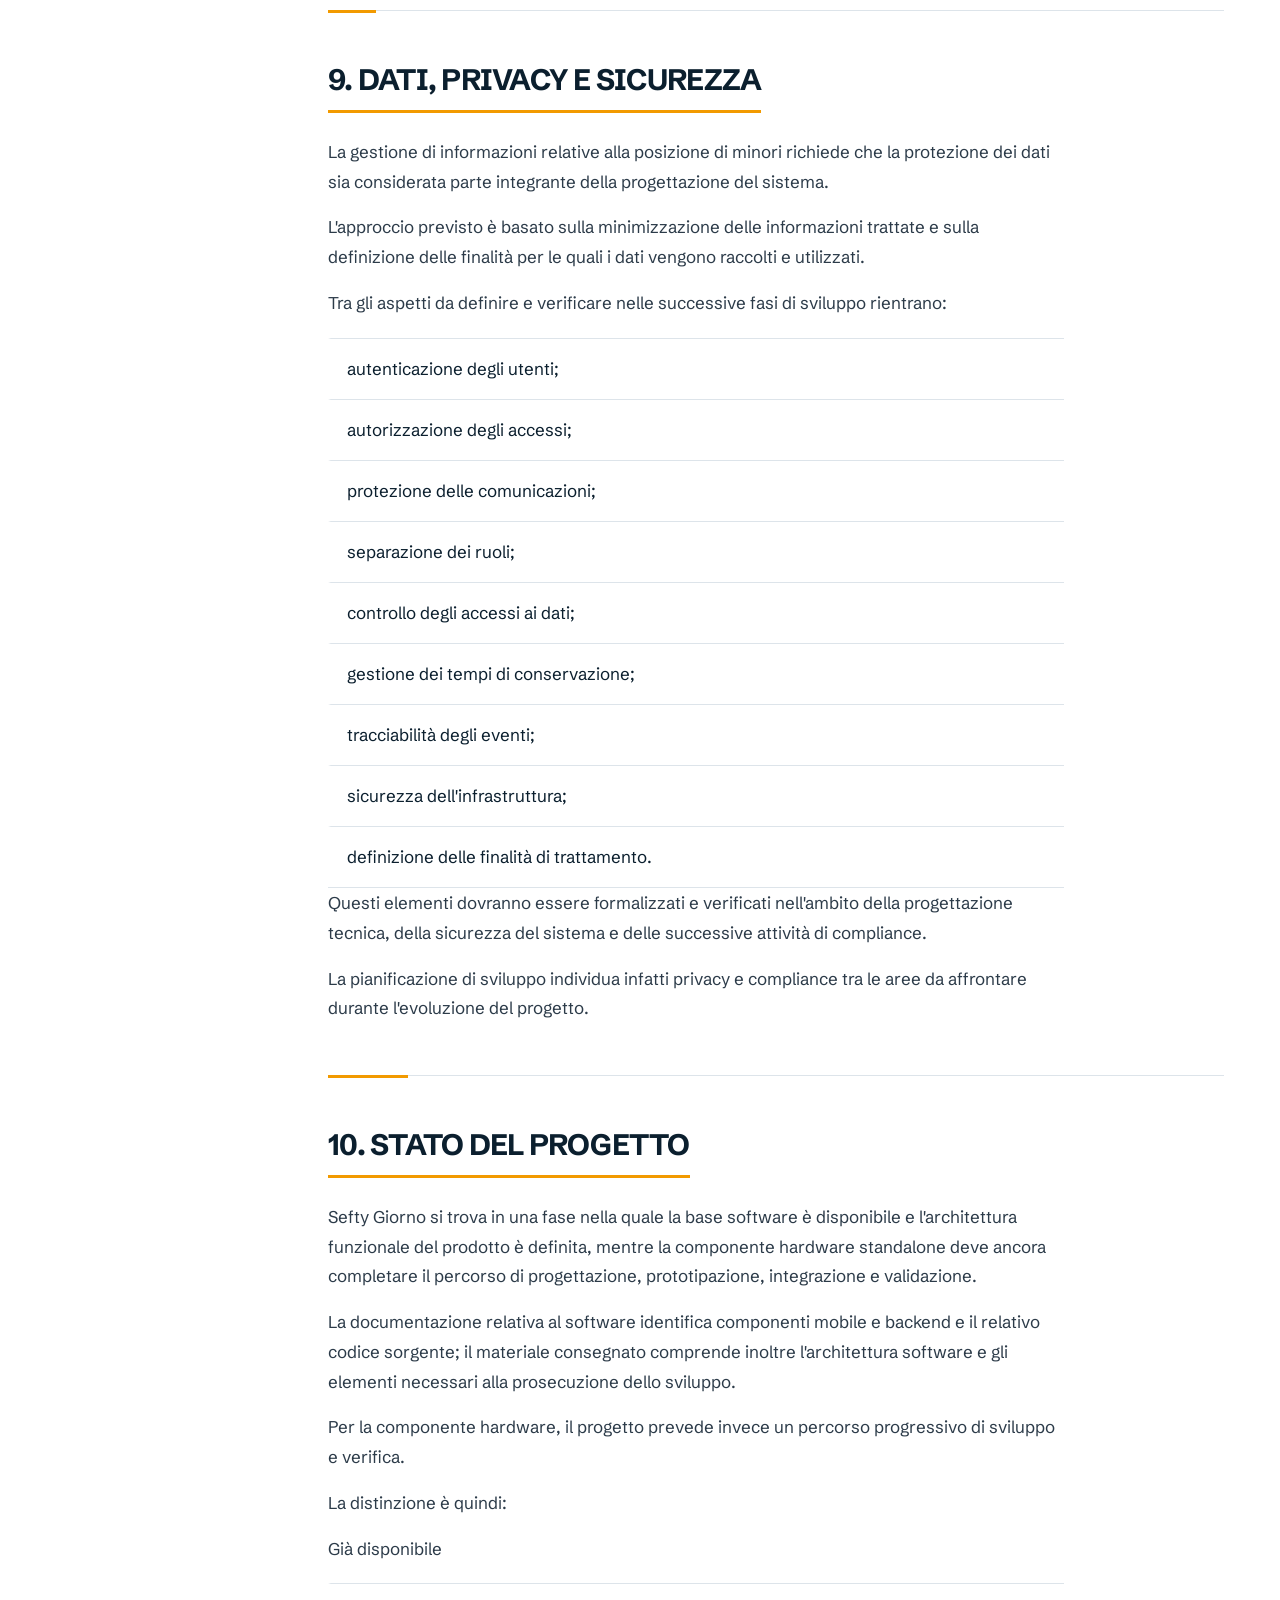
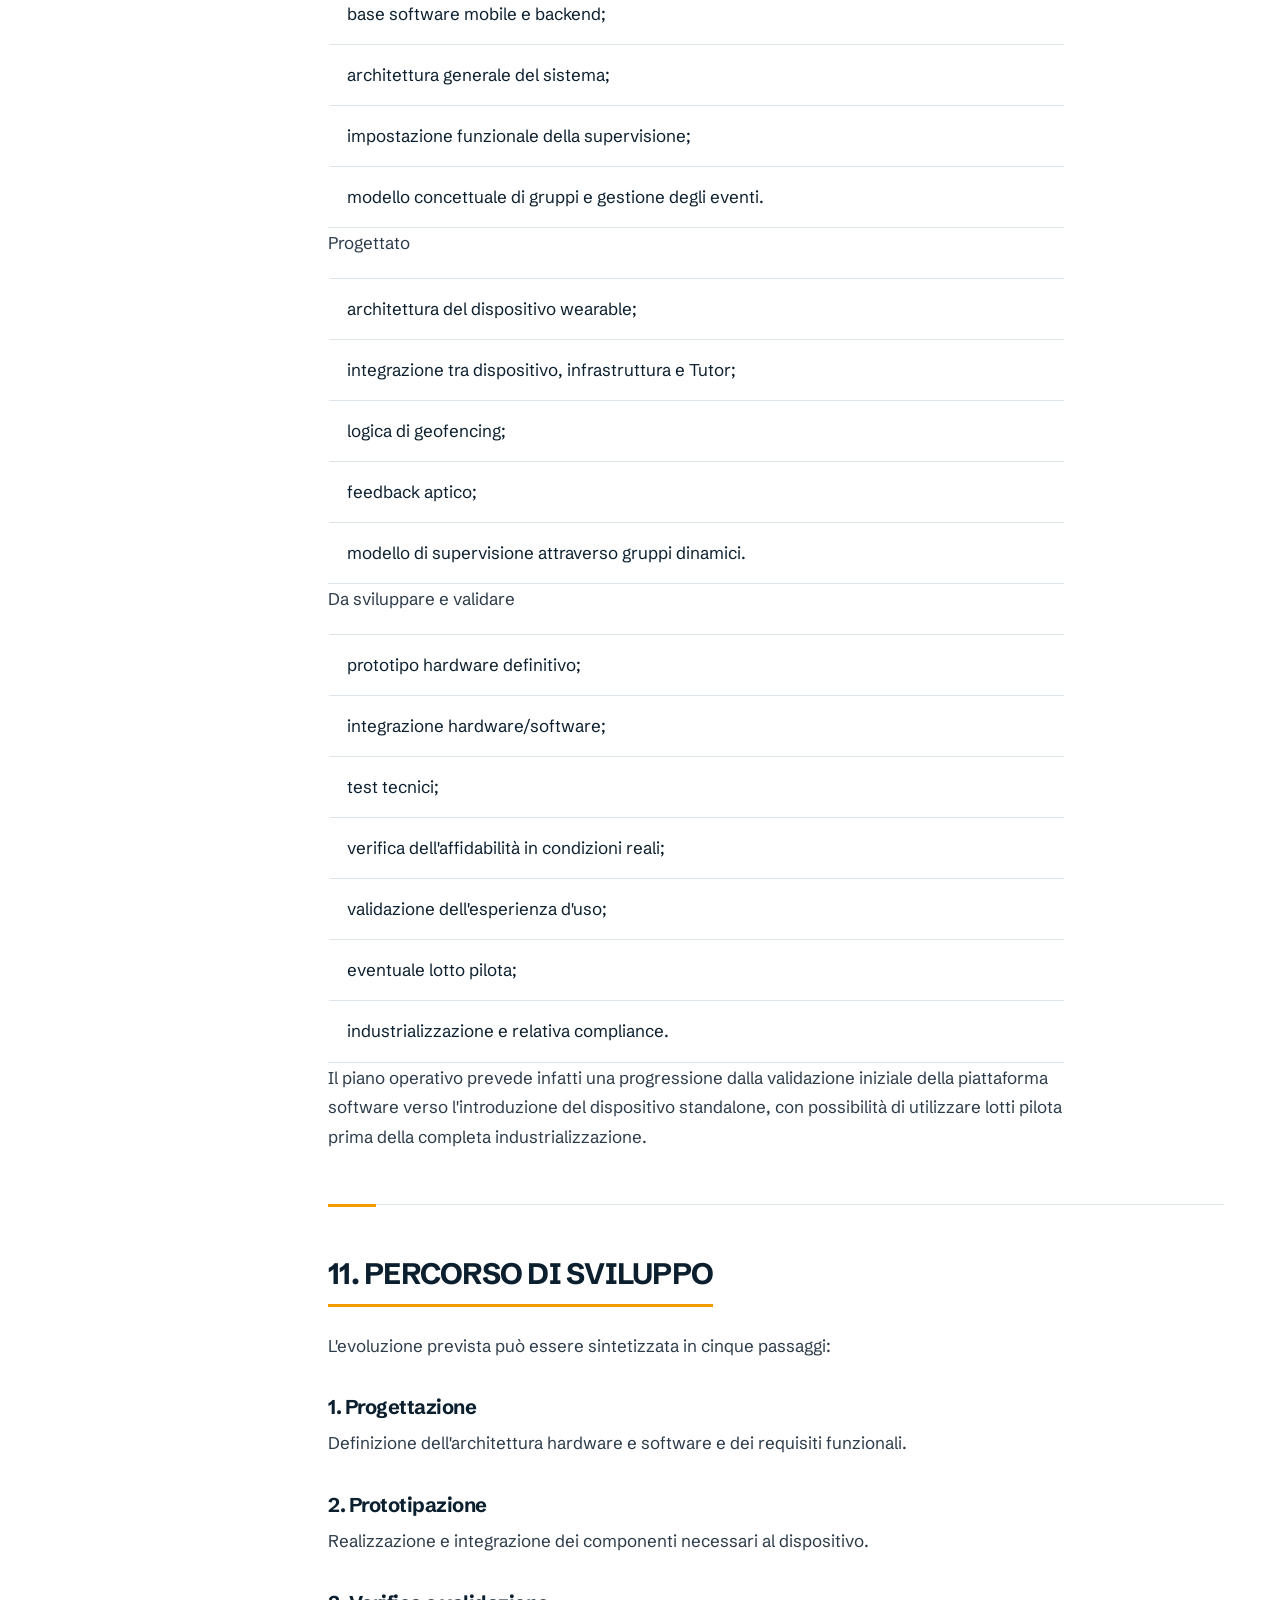
<file: giorno.html>
<!DOCTYPE html>
<html lang="it">

<head>
    <meta charset="UTF-8">
    <meta name="viewport" content="width=device-width, initial-scale=1.0">
    <script>
        
        document.documentElement.classList.add('js');
        setTimeout(function () { if (!window.__sefty) document.documentElement.classList.remove('js'); }, 4000);
    </script>

    <meta name="theme-color" content="#10222f">

    <link rel="icon" href="img/favicon.svg" type="image/svg+xml">

    <link rel="preconnect" href="https://fonts.googleapis.com">
    <link rel="preconnect" href="https://fonts.gstatic.com" crossorigin>
    <link href="https://fonts.googleapis.com/css2?family=Schibsted+Grotesk:wght@400..800&amp;display=swap" rel="stylesheet">
    <link rel="stylesheet" href="css/style.css?v=mobile-2">
    <script src="javascripts/index.js?v=mobile-2" defer></script>

    <title>Sefty Giorno | Supervisione dei minori e geofencing</title>
    <meta name="description" content="Sefty Giorno: progetto di supervisione dei minori con Tutor, gruppi dinamici e geofencing. Scopri funzionamento, tutela dei dati e fasi di sviluppo.">
    <meta name="robots" content="noindex, nofollow, noarchive, nosnippet"> <!-- disattiva -->
    <link rel="canonical" href="https://www.sefty.it/giorno.html">
    <meta property="og:type" content="website">
    <meta property="og:site_name" content="Sefty">
    <meta property="og:locale" content="it_IT">
    <meta property="og:title" content="Sefty Giorno | Supervisione dei minori e geofencing">
    <meta property="og:description" content="Sefty Giorno: progetto di supervisione dei minori con Tutor, gruppi dinamici e geofencing. Scopri funzionamento, tutela dei dati e fasi di sviluppo.">
    <meta property="og:image" content="https://www.sefty.it/img/immagine-principale.jpeg">
    <meta property="og:image:width" content="1600">
    <meta property="og:image:height" content="717">
    <meta property="og:image:alt" content="Panorama urbano notturno con strade e connessioni illuminate">
    <meta name="twitter:card" content="summary_large_image">
    <meta name="twitter:title" content="Sefty Giorno | Supervisione dei minori e geofencing">
    <meta name="twitter:description" content="Sefty Giorno: progetto di supervisione dei minori con Tutor, gruppi dinamici e geofencing. Scopri funzionamento, tutela dei dati e fasi di sviluppo.">
    <meta name="twitter:image" content="https://www.sefty.it/img/immagine-principale.jpeg">
    <meta name="twitter:image:alt" content="Panorama urbano notturno con strade e connessioni illuminate">
    <meta property="og:url" content="https://www.sefty.it/giorno.html">
    <script type="application/ld+json">{"@context":"https://schema.org","@graph":[{"@type":"Organization","name":"Sefty","description":"Progetto tecnologico di sicurezza personale, supervisione e rete di supporto.","@id":"https://www.sefty.it/#organization","url":"https://www.sefty.it/"},{"@type":"WebSite","name":"Sefty","inLanguage":"it-IT","@id":"https://www.sefty.it/#website","url":"https://www.sefty.it/","publisher":{"@id":"https://www.sefty.it/#organization"}},{"@type":"WebPage","name":"Sefty Giorno | Supervisione dei minori e geofencing","description":"Sefty Giorno: progetto di supervisione dei minori con Tutor, gruppi dinamici e geofencing. Scopri funzionamento, tutela dei dati e fasi di sviluppo.","inLanguage":"it-IT","@id":"https://www.sefty.it/giorno.html#webpage","url":"https://www.sefty.it/giorno.html","isPartOf":{"@id":"https://www.sefty.it/#website"},"about":{"@id":"https://www.sefty.it/#organization"},"breadcrumb":{"@id":"https://www.sefty.it/giorno.html#breadcrumb"}},{"@type":"BreadcrumbList","@id":"https://www.sefty.it/giorno.html#breadcrumb","itemListElement":[{"@type":"ListItem","position":1,"name":"Home","item":"https://www.sefty.it/"},{"@type":"ListItem","position":2,"name":"Giorno","item":"https://www.sefty.it/giorno.html"}]}]}</script>
</head>

<body>
    <a class="skip-link" href="#main">Vai al contenuto</a>
<header class="site-header">
        <div class="wrap header-inner">
            <a class="brand" href="index.html" aria-label="Torna alla home di Sefty">Sefty</a>
            <button class="nav-toggle" id="navToggle" type="button" aria-expanded="false" aria-controls="siteNav" aria-label="Apri menu navigazione">
                <svg class="icon icon-open" viewbox="0 0 24 24" aria-hidden="true"><path d="M4 7h16M4 12h16M4 17h16"></path></svg><svg class="icon icon-close" viewbox="0 0 24 24" aria-hidden="true"><path d="M6 6l12 12M18 6 6 18"></path></svg>
            </button>
            <nav class="nav" id="siteNav" aria-label="Menu principale"><ul><li><a href="impatto.html">Impatto</a></li><li><a href="notte.html">Notte</a></li><li><a href="giorno.html" aria-current="page">Giorno</a></li><li><a href="funzionamento.html">Funzionamento</a></li><li><a href="community.html">Community</a></li><li><a href="visione.html">Visione</a></li><li><a href="progetto.html">Progetto</a></li></ul></nav>
        </div>
        <div class="progress" aria-hidden="true"><span id="progressBar"></span></div>
    </header>
    <main id="main">
        <div class="page-head rings-light">
            <div class="wrap">
                <div><nav class="breadcrumbs" aria-label="Percorso"><a href="index.html">Home</a><span aria-hidden="true"> / </span><span aria-current="page">Giorno</span></nav>
                    <span class="kicker">Sefty Giorno</span>
                    <h1><span class="hw"><span style="--w:0">Sistema</span></span> <span class="hw"><span style="--w:1">integrato</span></span> <span class="hw"><span style="--w:2">per</span></span> <span class="hw"><span style="--w:3">la</span></span> <span class="hw"><span style="--w:4">sicurezza,</span></span> <span class="hw"><span style="--w:5">la</span></span> <span class="hw"><span style="--w:6">supervisione</span></span> <span class="hw"><span style="--w:7">e</span></span> <span class="hw"><span style="--w:8">la</span></span> <span class="hw"><span style="--w:9">gestione</span></span> <span class="hw"><span style="--w:10">di</span></span> <span class="hw"><span style="--w:11">gruppi</span></span> <span class="hw"><span style="--w:12">di</span></span> <span class="hw"><span style="--w:13">minori</span></span> </h1><p class="lead">La supervisione di un minore durante gli spostamenti e le attività quotidiane richiede di conciliare due esigenze: garantire all'adulto responsabile informazioni sufficienti per verificare la situazione e, allo stesso tempo, permettere al minore di svolgere le proprie attività senza dipendere continuamente dalla presenza fisica dell'adulto o dall'utilizzo di uno smartphone.</p></div>
                <div class="page-art" aria-hidden="true"><svg class="art-svg" viewbox="0 0 360 220" preserveaspectratio="xMidYMid slice" aria-hidden="true" focusable="false"><circle cx="132" cy="112" r="66" fill="none" stroke="currentColor" stroke-opacity=".45" stroke-width="2" stroke-dasharray="5 6"></circle>
<path class="flow-line" d="M236 56 L224 76" fill="none" stroke="currentColor" stroke-opacity=".35" stroke-width="1.6"></path>
<rect x="232" y="52" width="58" height="96" rx="14" fill="var(--art-solid)" stroke="currentColor" stroke-width="2"></rect>
<rect x="241" y="64" width="40" height="58" rx="4" fill="currentColor" fill-opacity=".08"></rect>
<circle cx="261" cy="132" r="3" fill="currentColor" fill-opacity=".4"></circle>
<g fill="currentColor"><circle class="pop" style="--i:0" cx="112" cy="92" r="6"></circle><circle class="pop" style="--i:1" cx="150" cy="128" r="6"></circle><circle class="pop" style="--i:2" cx="104" cy="132" r="6"></circle></g><circle class="pop" style="--i:3" cx="238" cy="58" r="6" fill="var(--signal)"></circle><circle class="pop" style="--i:4" cx="246" cy="150" r="6" fill="var(--signal)"></circle><circle class="rip" cx="238" cy="58" r="14" fill="none" stroke="var(--signal)" stroke-width="1.6"></circle></svg></div>
            </div>
        </div>
        <div class="wrap layout">
            <nav class="toc" aria-label="In questa pagina">
                <details class="toc-disclosure"><summary>In questa pagina</summary><ul><li><a href="#s1">1. INTRODUZIONE</a></li><li><a href="#s2">2. IL PROBLEMA DELLA SUPERVISIONE</a></li><li><a href="#s3">3. LA SOLUZIONE PROGETTUALE</a></li><li><a href="#s4">4. IL GRUPPO DINAMICO</a></li><li><a href="#s5">5. IL GEOFENCING</a></li><li><a href="#s6">6. FUNZIONAMENTO DEL SISTEMA</a></li><li><a href="#s7">7. SUPERVISIONE ED EMERGENZA</a></li><li><a href="#s8">8. OBIETTIVI E RISULTATI ATTESI</a></li><li><a href="#s9">9. DATI, PRIVACY E SICUREZZA</a></li><li><a href="#s10">10. STATO DEL PROGETTO</a></li><li><a href="#s11">11. PERCORSO DI SVILUPPO</a></li><li><a href="#s12">12. MODELLO FUNZIONALE RIASSUNTIVO</a></li><li><a href="#s13">13. CONCLUSIONE</a></li></ul></details></nav>
            <div class="prose"><section id="s1"><h2>1. INTRODUZIONE</h2><h3>1.1 Contesto e motivazione</h3><p>La supervisione di un minore durante gli spostamenti e le attività quotidiane richiede di conciliare due esigenze: garantire all'adulto responsabile informazioni sufficienti per verificare la situazione e, allo stesso tempo, permettere al minore di svolgere le proprie attività senza dipendere continuamente dalla presenza fisica dell'adulto o dall'utilizzo di uno smartphone.</p><p>Questa esigenza si presenta, ad esempio, durante gli spostamenti verso o dalla scuola, nelle attività sportive e ricreative, negli spostamenti in ambito urbano e nelle attività organizzate nelle quali un adulto assume temporaneamente la responsabilità di più minori.</p><p>In tali situazioni, il problema non consiste necessariamente nella gestione di un'emergenza. È altrettanto importante poter verificare che il minore si trovi nel contesto previsto e individuare tempestivamente eventuali condizioni che richiedano attenzione.</p><p>Da questa esigenza nasce Sefty Giorno, una declinazione del sistema Sefty orientata alla supervisione dei minori durante attività e spostamenti quotidiani.</p><p>Il progetto integra quattro elementi principali:</p><ul class="rules"><li>un dispositivo wearable associato al minore;</li><li>un'applicazione Tutor destinata all'adulto responsabile;</li><li>un'infrastruttura software per la gestione delle informazioni e degli eventi;</li><li>una logica di localizzazione, geofencing e gestione dei gruppi.</li></ul><p>Il principio progettuale consiste nel trasformare la posizione del minore da semplice dato geografico a informazione contestuale, collegandola alle condizioni operative definite dall'adulto.</p><h3>1.2 Obiettivo generale</h3><p>L'obiettivo di Sefty Giorno è progettare un sistema in grado di supportare la supervisione di uno o più minori attraverso la combinazione di:</p><p>dispositivo + localizzazione + geofencing + applicazione Tutor + gestione degli eventi.</p><p>Il sistema non è quindi concepito come un semplice strumento di localizzazione.</p><p>La posizione costituisce il dato di partenza; il valore funzionale del sistema deriva dalla possibilità di confrontare tale dato con un contesto precedentemente definito e segnalare eventuali condizioni che richiedano l'attenzione del responsabile.</p></section><section id="s2"><h2>2. IL PROBLEMA DELLA SUPERVISIONE</h2><h3>2.1 Supervisione individuale e di gruppo</h3><p>Quando un minore si trova temporaneamente senza la presenza fisica del genitore o del tutore, la supervisione può dipendere dalla possibilità di comunicare direttamente con lui.</p><p>Questo approccio presenta alcune limitazioni: il minore potrebbe non possedere uno smartphone, potrebbe non averlo con sé, potrebbe non poterlo utilizzare durante un'attività oppure potrebbe non essere in grado di rispondere tempestivamente.</p><p>La complessità aumenta quando un adulto è responsabile contemporaneamente di più minori.</p><p>In questo caso non è sufficiente conoscere la posizione di ciascun dispositivo. Occorre poter gestire all'interno dello stesso contesto operativo più minori, dispositivi, condizioni ed eventi.</p><p>Sefty Giorno affronta questa esigenza attraverso il concetto di gruppo dinamico.</p><h3>2.2 Dalla posizione al contesto</h3><p>Il semplice dato relativo alla posizione di un dispositivo ha un significato limitato se non viene confrontato con il contesto nel quale il minore dovrebbe trovarsi.</p><p>Il geofencing permette di trasformare il dato geografico in una condizione logica:</p><p>il dispositivo si trova all'interno o all'esterno dell'area definita per l'attività?</p><p>Il sistema non si limita quindi a rilevare una posizione, ma utilizza tale informazione per determinare la coerenza tra posizione rilevata e condizioni operative configurate.</p><h3>2.3 Separazione tra dispositivo del minore e dispositivo del Tutor</h3><p>Sefty Giorno introduce una separazione funzionale tra gli strumenti utilizzati dal minore e quelli utilizzati dall'adulto:</p><p class="flow-label">dispositivo del minore → interazione essenziale e comunicazione dello stato</p><p class="flow-label">smartphone del Tutor → supervisione e gestione</p><p>Il minore non deve quindi necessariamente utilizzare uno schermo per consentire il funzionamento della supervisione.</p></section><section id="s3"><h2>3. LA SOLUZIONE PROGETTUALE</h2><h3>3.1 Architettura generale</h3><p>Sefty Giorno è concepito come un sistema distribuito composto da tre livelli funzionali.</p><p>Livello 1 — Dispositivo wearable</p><p>È il dispositivo associato al minore.</p><p>L'architettura progettuale prevede l'integrazione delle componenti necessarie alla localizzazione, alla comunicazione e al feedback aptico.</p><p>Il dispositivo dovrà essere sviluppato attraverso successive fasi di progettazione hardware, prototipazione, integrazione, verifica e validazione.</p><p>Livello 2 — Infrastruttura software</p><p>È il livello responsabile della gestione delle informazioni e degli eventi.</p><p>L'architettura software deve consentire di gestire le relazioni tra utenti e dispositivi, gruppi, condizioni geografiche, eventi e applicazione Tutor.</p><p>Livello 3 — Applicazione Tutor</p><p>È l'interfaccia destinata all'adulto responsabile.</p><p>Attraverso l'applicazione il Tutor può configurare il contesto operativo e ricevere le informazioni relative agli eventi generati dal sistema.</p><p>L'architettura generale può essere rappresentata come:</p><p class="flow-label">TUTOR</p><p class="flow-arrow">↓</p><p class="flow-label">APPLICAZIONE TUTOR</p><p class="flow-arrow">↓</p><p class="flow-label">INFRASTRUTTURA SEFTY</p><p class="flow-arrow">↓</p><p class="flow-label">DISPOSITIVO DEL MINORE</p><p class="flow-arrow">↓</p><p class="flow-label">POSIZIONE / STATO / EVENTI</p><p>La base software Sefty comprende già componenti mobile e backend documentate; l'integrazione con il dispositivo standalone e la relativa validazione costituiscono invece una fase successiva del percorso di sviluppo.</p></section><section id="s4"><h2>4. IL GRUPPO DINAMICO</h2><h3>4.1 Concetto</h3><p>Il gruppo dinamico rappresenta l'unità organizzativa attraverso la quale il Tutor può gestire uno o più minori all'interno di uno specifico contesto operativo.</p><p>La struttura può essere rappresentata come:</p><p class="flow-label">Tutor → Gruppo → Minori → Dispositivi → Eventi</p><p>All'interno del gruppo possono essere associati:</p><ul class="rules"><li>i minori coinvolti nell'attività;</li><li>i relativi dispositivi;</li><li>gli adulti autorizzati;</li><li>le condizioni operative;</li><li>gli eventi rilevati dal sistema.</li></ul><p>Il gruppo è definito dinamico perché la sua composizione può essere modificata in funzione dell'attività svolta.</p><p>La stessa infrastruttura può quindi essere utilizzata in situazioni differenti senza richiedere che la relazione tra i membri del gruppo sia permanente.</p><h3>4.2 Funzione del gruppo</h3><p>Il modello permette di spostare la logica di supervisione dal singolo dispositivo alla gestione di un contesto composto da più soggetti.</p><p>Questo rende l'architettura potenzialmente applicabile sia a situazioni familiari sia a contesti organizzati nei quali un adulto assume temporaneamente la responsabilità di più minori.</p></section><section id="s5"><h2>5. IL GEOFENCING</h2><h3>5.1 Definizione</h3><p>Il geofencing consiste nella definizione di un'area geografica virtuale utilizzata come riferimento dal sistema.</p><p>L'area può rappresentare, in funzione dell'attività:</p><ul class="rules"><li>il perimetro di una scuola;</li><li>una struttura sportiva;</li><li>un parco;</li><li>un'area ricreativa;</li><li>un luogo di ritrovo;</li><li>una zona concordata per una specifica attività.</li></ul><p>Il sistema associa quindi il dispositivo del minore al contesto geografico configurato.</p><h3>5.2 Logica di funzionamento</h3><p>Il principio può essere sintetizzato come:</p><p class="flow-label">definizione dell'area</p><p class="flow-arrow">↓</p><p class="flow-label">associazione del minore</p><p class="flow-arrow">↓</p><p class="flow-label">rilevazione della posizione</p><p class="flow-arrow">↓</p><p class="flow-label">confronto con il perimetro</p><p class="flow-arrow">↓</p><p>stato ordinario oppure evento di uscita</p><p>Il geofencing permette quindi di passare dalla semplice localizzazione alla rilevazione di una condizione di supervisione.</p></section><section id="s6"><h2>6. FUNZIONAMENTO DEL SISTEMA</h2><h3>6.1 Configurazione</h3><p>Il Tutor configura il contesto operativo attraverso l'applicazione.</p><p>In questa fase vengono definiti, secondo la configurazione prevista:</p><ul class="rules"><li>il gruppo;</li><li>i minori;</li><li>i dispositivi associati;</li><li>gli adulti autorizzati;</li><li>l'area geografica di riferimento.</li></ul><p>La configurazione stabilisce le condizioni rispetto alle quali verranno successivamente interpretati gli eventi.</p><h3>6.2 Attivazione del monitoraggio</h3><p>Una volta completata la configurazione, il sistema entra nella fase di monitoraggio.</p><p>Il dispositivo fornisce le informazioni previste dall'architettura e l'infrastruttura software le utilizza per determinare lo stato rispetto alle condizioni configurate.</p><h3>6.3 Permanenza nell'area</h3><p>Quando il dispositivo si trova all'interno del geofence definito, la situazione corrisponde allo stato operativo ordinario.</p><p>La logica progettuale è basata sull'eccezione: l'adulto non deve necessariamente ricevere una comunicazione continua quando la situazione rimane conforme alle condizioni definite.</p><p>L'attenzione viene invece concentrata sugli eventi che richiedono una verifica.</p><h3>6.4 Uscita dal geofence</h3><p>Quando la posizione rilevata risulta esterna all'area configurata, il sistema identifica una condizione di uscita.</p><p>La sequenza è:</p><p>posizione rilevata</p><p class="flow-label">→ confronto con il geofence</p><p class="flow-label">→ posizione esterna</p><p class="flow-label">→ evento di supervisione</p><p>L'uscita dal geofence rappresenta un evento di supervisione, non un'emergenza automatica.</p><h3>6.5 Feedback aptico</h3><p>Il dispositivo può fornire al minore un feedback attraverso una vibrazione.</p><p>Il feedback aptico consente di comunicare una determinata condizione senza richiedere necessariamente l'utilizzo di uno schermo.</p><p>I parametri definitivi del feedback — durata, pattern, frequenza e condizioni di attivazione — dovranno essere definiti e verificati attraverso le successive attività di progettazione e test.</p><h3>6.6 Comunicazione al Tutor</h3><p>L'evento rilevato viene comunicato all'applicazione Tutor.</p><p>La catena funzionale è quindi:</p><p class="flow-label">evento → sistema → Tutor → valutazione dell'adulto</p><p>La rilevazione automatica e la decisione sull'eventuale intervento rimangono due funzioni distinte.</p><h3>6.7 Rientro nell'area</h3><p>Quando il dispositivo torna all'interno dell'area configurata, il sistema può rilevare il rientro.</p><p>La logica generale è:</p><p class="flow-label">AREA CONFIGURATA</p><p class="flow-arrow">↓</p><p class="flow-label">USCITA</p><p class="flow-arrow">↓</p><p class="flow-label">EVENTO DI SUPERVISIONE</p><p class="flow-arrow">↓</p><p class="flow-label">RIENTRO</p><p class="flow-arrow">↓</p><p class="flow-label">STATO ORDINARIO</p><p>Le modalità definitive di gestione degli stati e delle relative notifiche dovranno essere definite e validate durante lo sviluppo.</p></section><section id="s7"><h2>7. SUPERVISIONE ED EMERGENZA</h2><p>La distinzione tra supervisione ed emergenza è un principio fondamentale di Sefty Giorno.</p><h3>7.1 Evento di supervisione</h3><p>Un evento di supervisione si verifica quando una condizione precedentemente configurata non viene rispettata.</p><p>Esempio:</p><p>il dispositivo esce dall'area prevista.</p><p>La conseguenza prevista è la comunicazione dell'evento al Tutor, che valuta la situazione.</p><h3>7.2 Evento di emergenza</h3><p>Un evento di emergenza rappresenta invece una condizione che richiede l'attivazione di una specifica procedura di gestione.</p><p>La posizione geografica, da sola, non deve quindi determinare automaticamente una situazione di emergenza.</p><p>Il principio progettuale è:</p><p>uscita dal geofence ≠ emergenza automatica</p><p>La procedura definitiva di emergenza dovrà essere definita nell'ambito dell'architettura complessiva di Sefty e successivamente verificata rispetto ai requisiti tecnici, operativi e normativi applicabili.</p></section><section id="s8"><h2>8. OBIETTIVI E RISULTATI ATTESI</h2><p>Gli obiettivi di Sefty Giorno devono essere distinti dai risultati che potranno essere dichiarati soltanto dopo una specifica attività di validazione.</p><h3>8.1 Supportare la supervisione</h3><p>Il sistema mira a fornire all'adulto responsabile uno strumento strutturato per monitorare le condizioni operative del gruppo.</p><p>La supervisione viene quindi supportata da condizioni definite in precedenza, anziché dipendere esclusivamente da verifiche manuali.</p><h3>8.2 Ridurre le verifiche ripetitive</h3><p>La logica basata sugli eventi permette di concentrare l'attenzione del Tutor sulle situazioni che si discostano dal contesto configurato.</p><h3>8.3 Favorire l'autonomia operativa del minore</h3><p>Il dispositivo è progettato per consentire al minore di partecipare alle attività senza dover utilizzare continuamente uno smartphone.</p><p>L'obiettivo è creare un equilibrio tra:</p><p>autonomia del minore</p><p>e</p><p>supervisione dell'adulto.</p><h3>8.4 Supportare la gestione di gruppi</h3><p>L'architettura a gruppi consente di estendere il modello dalla relazione individuale alla supervisione contemporanea di più minori.</p><p>Questo rappresenta una caratteristica importante per i possibili contesti organizzati nei quali un adulto assume responsabilità temporanea su un gruppo.</p><h3>8.5 Verificare la tempestività</h3><p>Un obiettivo dello sviluppo è misurare il tempo intercorrente tra rilevazione di una condizione, elaborazione dell'evento e comunicazione al Tutor.</p><p>Tale parametro dovrà essere verificato sperimentalmente e non viene considerato, allo stato attuale, un risultato già dimostrato.</p><h3>8.6 Validare il sistema</h3><p>La validazione dovrà considerare, tra gli altri aspetti:</p><ul class="rules"><li>accuratezza e affidabilità della localizzazione;</li><li>comportamento del geofencing;</li><li>stabilità delle comunicazioni;</li><li>correttezza della gestione degli eventi;</li><li>affidabilità del feedback aptico;</li><li>usabilità dell'applicazione Tutor;</li><li>comportamento complessivo del sistema in condizioni reali.</li></ul><p>Il percorso di sviluppo previsto comprende attività di test, validazione utenti e successiva produzione pilota prima della completa industrializzazione.</p></section><section id="s9"><h2>9. DATI, PRIVACY E SICUREZZA</h2><p>La gestione di informazioni relative alla posizione di minori richiede che la protezione dei dati sia considerata parte integrante della progettazione del sistema.</p><p>L'approccio previsto è basato sulla minimizzazione delle informazioni trattate e sulla definizione delle finalità per le quali i dati vengono raccolti e utilizzati.</p><p>Tra gli aspetti da definire e verificare nelle successive fasi di sviluppo rientrano:</p><ul class="rules"><li>autenticazione degli utenti;</li><li>autorizzazione degli accessi;</li><li>protezione delle comunicazioni;</li><li>separazione dei ruoli;</li><li>controllo degli accessi ai dati;</li><li>gestione dei tempi di conservazione;</li><li>tracciabilità degli eventi;</li><li>sicurezza dell'infrastruttura;</li><li>definizione delle finalità di trattamento.</li></ul><p>Questi elementi dovranno essere formalizzati e verificati nell'ambito della progettazione tecnica, della sicurezza del sistema e delle successive attività di compliance.</p><p>La pianificazione di sviluppo individua infatti privacy e compliance tra le aree da affrontare durante l'evoluzione del progetto.</p></section><section id="s10"><h2>10. STATO DEL PROGETTO</h2><p>Sefty Giorno si trova in una fase nella quale la base software è disponibile e l'architettura funzionale del prodotto è definita, mentre la componente hardware standalone deve ancora completare il percorso di progettazione, prototipazione, integrazione e validazione.</p><p>La documentazione relativa al software identifica componenti mobile e backend e il relativo codice sorgente; il materiale consegnato comprende inoltre l'architettura software e gli elementi necessari alla prosecuzione dello sviluppo.</p><p>Per la componente hardware, il progetto prevede invece un percorso progressivo di sviluppo e verifica.</p><p>La distinzione è quindi:</p><p>Già disponibile</p><ul class="rules"><li>base software mobile e backend;</li><li>architettura generale del sistema;</li><li>impostazione funzionale della supervisione;</li><li>modello concettuale di gruppi e gestione degli eventi.</li></ul><p>Progettato</p><ul class="rules"><li>architettura del dispositivo wearable;</li><li>integrazione tra dispositivo, infrastruttura e Tutor;</li><li>logica di geofencing;</li><li>feedback aptico;</li><li>modello di supervisione attraverso gruppi dinamici.</li></ul><p>Da sviluppare e validare</p><ul class="rules"><li>prototipo hardware definitivo;</li><li>integrazione hardware/software;</li><li>test tecnici;</li><li>verifica dell'affidabilità in condizioni reali;</li><li>validazione dell'esperienza d'uso;</li><li>eventuale lotto pilota;</li><li>industrializzazione e relativa compliance.</li></ul><p>Il piano operativo prevede infatti una progressione dalla validazione iniziale della piattaforma software verso l'introduzione del dispositivo standalone, con possibilità di utilizzare lotti pilota prima della completa industrializzazione.</p></section><section id="s11"><h2>11. PERCORSO DI SVILUPPO</h2><p>L'evoluzione prevista può essere sintetizzata in cinque passaggi:</p><h3>1. Progettazione</h3><p>Definizione dell'architettura hardware e software e dei requisiti funzionali.</p><h3>2. Prototipazione</h3><p>Realizzazione e integrazione dei componenti necessari al dispositivo.</p><h3>3. Verifica e validazione</h3><p>Test tecnici, test funzionali e verifica dell'utilizzo in scenari reali.</p><h3>4. Pilota</h3><p>Utilizzo controllato del sistema con un numero limitato di dispositivi e utenti, raccolta dei dati e individuazione delle criticità.</p><h3>5. Industrializzazione</h3><p>Ottimizzazione del prodotto, definizione della configurazione finale, verifiche di compliance e preparazione alla produzione.</p><p>Questo approccio consente di non confondere la disponibilità della base software con la maturità industriale del prodotto complessivo.</p></section><section id="s12"><h2>12. MODELLO FUNZIONALE RIASSUNTIVO</h2><p>L'intero funzionamento di Sefty Giorno può essere sintetizzato nel seguente modello.</p><p class="flow-label">CONFIGURAZIONE</p><p class="flow-label">Tutor</p><p class="flow-arrow">↓</p><p class="flow-label">crea il gruppo</p><p class="flow-arrow">↓</p><p class="flow-label">associa i minori</p><p class="flow-arrow">↓</p><p class="flow-label">associa i dispositivi</p><p class="flow-arrow">↓</p><p>definisce il contesto geografico</p><p class="flow-label">MONITORAGGIO</p><p class="flow-label">Dispositivo del minore</p><p class="flow-arrow">↓</p><p class="flow-label">rilevazione della posizione</p><p class="flow-arrow">↓</p><p class="flow-label">trasmissione delle informazioni</p><p class="flow-arrow">↓</p><p>elaborazione dell'infrastruttura</p><p class="flow-label">INTERPRETAZIONE</p><p>Posizione coerente con il contesto</p><p class="flow-label">→ stato ordinario</p><p>Posizione non coerente con il contesto</p><p class="flow-label">→ evento di supervisione</p><p class="flow-label">RISPOSTA</p><p class="flow-label">Evento di supervisione</p><p class="flow-arrow">↓</p><p class="flow-label">eventuale feedback al minore</p><p class="flow-arrow">↓</p><p class="flow-label">comunicazione al Tutor</p><p class="flow-arrow">↓</p><p>valutazione della situazione</p><p class="flow-label">EVENTUALE EMERGENZA</p><p class="flow-label">Valutazione del Tutor</p><p class="flow-arrow">↓</p><p class="flow-label">eventuale attivazione della procedura prevista</p><p class="flow-arrow">↓</p><p class="flow-label">gestione dell'evento</p><p class="flow-arrow">↓</p><p>conclusione</p></section><section id="s13"><h2>13. CONCLUSIONE</h2><p>Sefty Giorno nasce dall'esigenza di supportare la supervisione dei minori nei momenti in cui la presenza fisica dell'adulto non può essere continua.</p><p>Il progetto non si limita alla localizzazione di un dispositivo. La sua architettura combina wearable, applicazione Tutor, infrastruttura software, geofencing e gestione di gruppi dinamici per trasformare un dato geografico in un'informazione contestuale e utilizzabile dall'adulto responsabile.</p><p>L'elemento centrale è la distinzione tra stato ordinario, evento di supervisione ed emergenza. Il sistema può rilevare automaticamente il mancato rispetto di una condizione precedentemente definita, mentre la valutazione della situazione e l'eventuale intervento rimangono distinti dalla semplice rilevazione automatica.</p><p>La progettazione segue inoltre un percorso progressivo e verificabile: dalla base software già disponibile alla realizzazione e integrazione del dispositivo, dai test tecnici alla validazione con utenti, fino al possibile lotto pilota e alla successiva industrializzazione.</p><p>Sefty Giorno è quindi concepito come un sistema di supervisione contestuale: l'adulto definisce il contesto operativo, il sistema verifica automaticamente le condizioni configurate e comunica gli eventi che richiedono attenzione, senza confondere una variazione della situazione con un'emergenza.</p></section></div></div>
        <section class="related band-mist">
            <div class="wrap">
                <ul class="related-grid"><li class="tile"><h3><a class="tile-link" href="impatto.html">Impatto</a></h3><span class="tile-arrow" aria-hidden="true">→</span></li><li class="tile"><h3><a class="tile-link" href="notte.html">Notte</a></h3><span class="tile-arrow" aria-hidden="true">→</span></li><li class="tile"><h3><a class="tile-link" href="funzionamento.html">Funzionamento</a></h3><span class="tile-arrow" aria-hidden="true">→</span></li><li class="tile"><h3><a class="tile-link" href="community.html">Community</a></h3><span class="tile-arrow" aria-hidden="true">→</span></li><li class="tile"><h3><a class="tile-link" href="visione.html">Visione</a></h3><span class="tile-arrow" aria-hidden="true">→</span></li><li class="tile"><h3><a class="tile-link" href="progetto.html">Progetto</a></h3><span class="tile-arrow" aria-hidden="true">→</span></li></ul>
            </div>
        </section>
    </main>
<footer class="site-footer"><div class="wrap"><div class="footer-grid"><div><a class="brand" href="index.html"><svg width="28" height="28" viewbox="0 0 28 28" aria-hidden="true"><rect width="28" height="28" rx="7" fill="#10222f"></rect><circle cx="14" cy="14" r="4.5" fill="#f29a00"></circle><circle cx="14" cy="14" r="9" fill="none" stroke="#f29a00" stroke-opacity=".45"></circle></svg>Sefty</a>
                    <p class="footer-tagline">dove la connessione diventa protezione</p></div><nav aria-label="Esplora Sefty"><h2>Esplora Sefty</h2><ul class="footer-links"><li><a href="impatto.html">Impatto</a></li><li><a href="notte.html">Notte</a></li><li><a href="giorno.html">Giorno</a></li><li><a href="funzionamento.html">Funzionamento</a></li><li><a href="community.html">Community</a></li><li><a href="visione.html">Visione</a></li><li><a href="progetto.html">Progetto</a></li></ul></nav><section class="footer-social" aria-label="Profili social"><h2>Seguici</h2><div class="footer-social-links"><a class="footer-social-link" data-social="instagram" aria-label="Instagram" title="Instagram"><svg viewBox="0 0 24 24" width="24" height="24" fill="none" stroke="currentColor" stroke-width="1.7" role="img" aria-label="Instagram"><rect x="3" y="3" width="18" height="18" rx="5"/><circle cx="12" cy="12" r="4"/><circle cx="17.5" cy="6.5" r="1" fill="currentColor" stroke="none"/></svg></a><a class="footer-social-link" data-social="linkedin-1" aria-label="LinkedIn — profilo 1" title="LinkedIn — profilo 1"><svg viewBox="0 0 24 24" width="24" height="24" fill="none" stroke="currentColor" stroke-width="1.7" role="img" aria-label="LinkedIn — profilo 1"><path fill="currentColor" stroke="none" d="M5.4 7.8H2.2V22h3.2V7.8ZM3.8 2a1.9 1.9 0 1 0 0 3.8 1.9 1.9 0 0 0 0-3.8ZM22 13.3c0-3.5-1.9-5.7-4.8-5.7-2.2 0-3.2 1.2-3.8 2V7.8h-3.2V22h3.2v-7.9c0-2.1.9-3.3 2.6-3.3 1.6 0 2.7 1.1 2.7 3.3V22H22v-8.7Z"/></svg></a><a class="footer-social-link" data-social="linkedin-2" aria-label="LinkedIn — profilo 2" title="LinkedIn — profilo 2"><svg viewBox="0 0 24 24" width="24" height="24" fill="none" stroke="currentColor" stroke-width="1.7" role="img" aria-label="LinkedIn — profilo 2"><path fill="currentColor" stroke="none" d="M5.4 7.8H2.2V22h3.2V7.8ZM3.8 2a1.9 1.9 0 1 0 0 3.8 1.9 1.9 0 0 0 0-3.8ZM22 13.3c0-3.5-1.9-5.7-4.8-5.7-2.2 0-3.2 1.2-3.8 2V7.8h-3.2V22h3.2v-7.9c0-2.1.9-3.3 2.6-3.3 1.6 0 2.7 1.1 2.7 3.3V22H22v-8.7Z"/></svg></a></div></section></div><p class="legal">Sefty</p></div></footer>
</body>

</html>
</file>
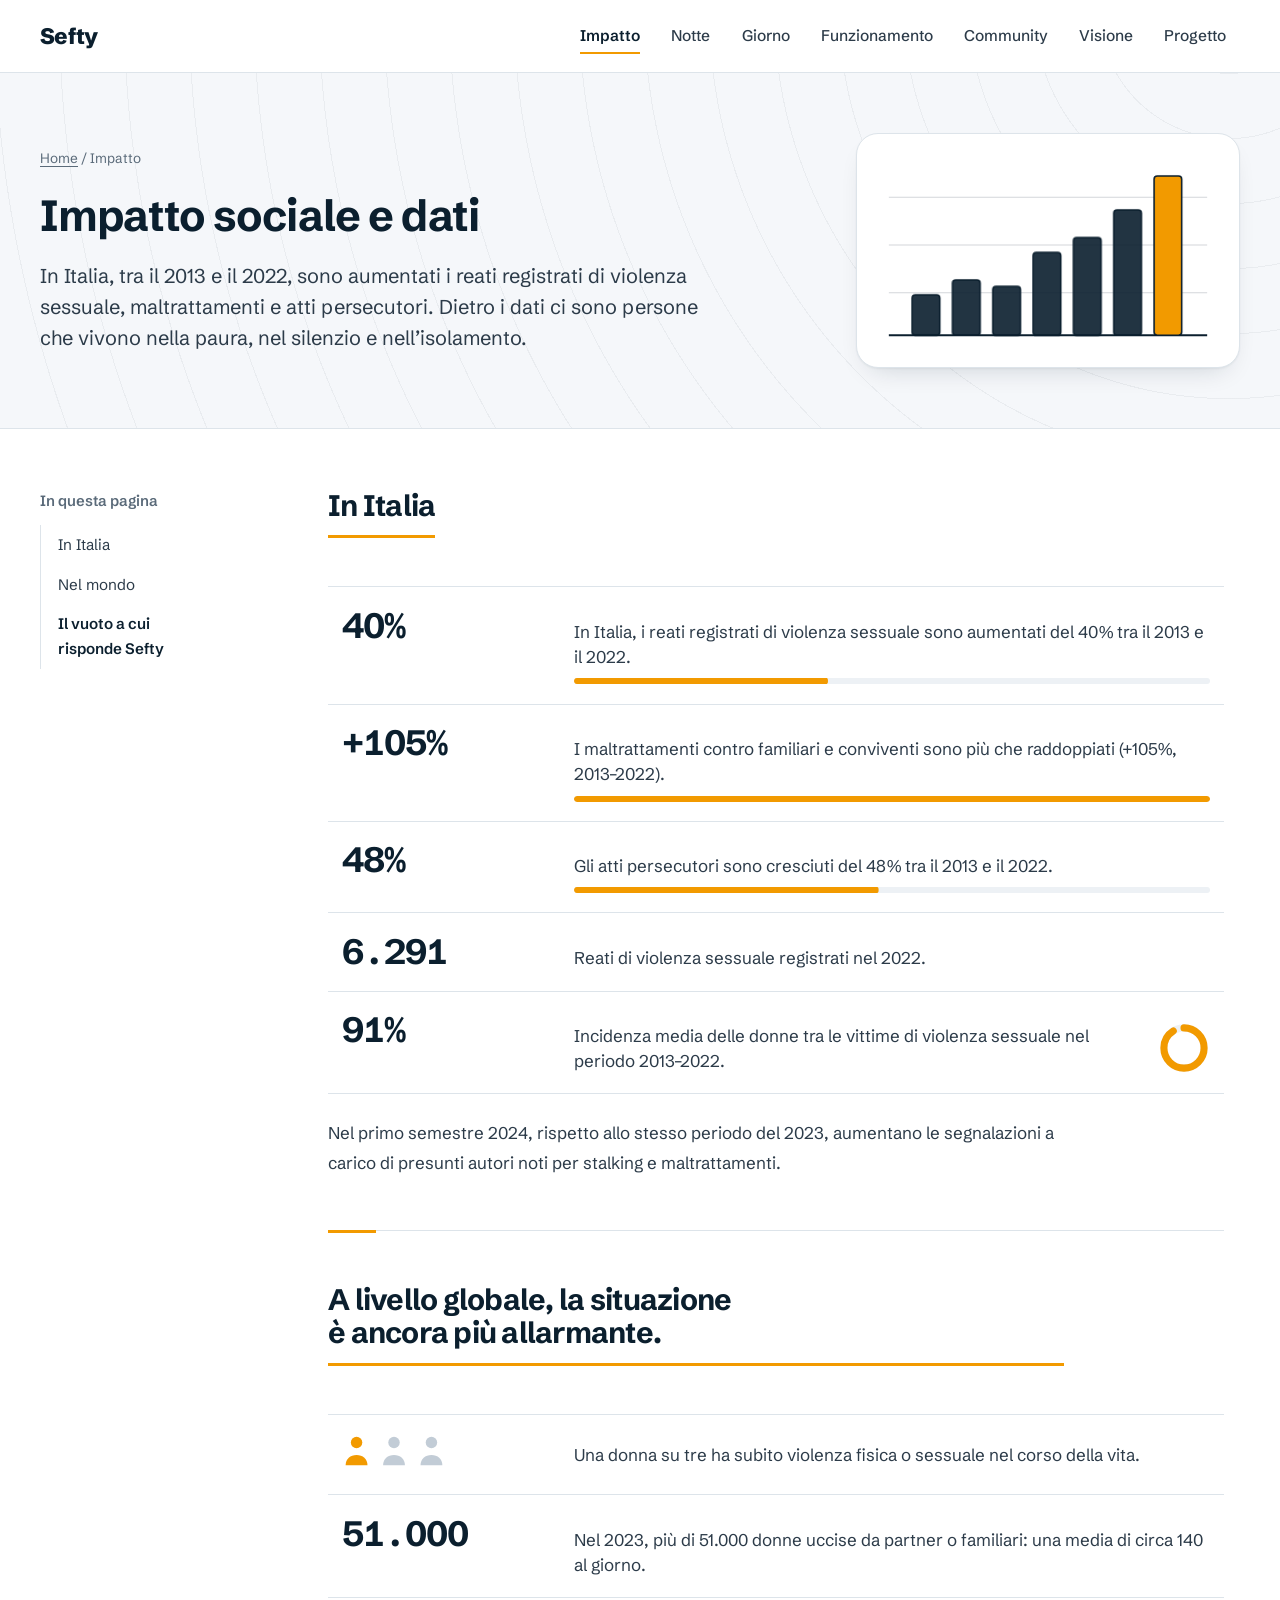
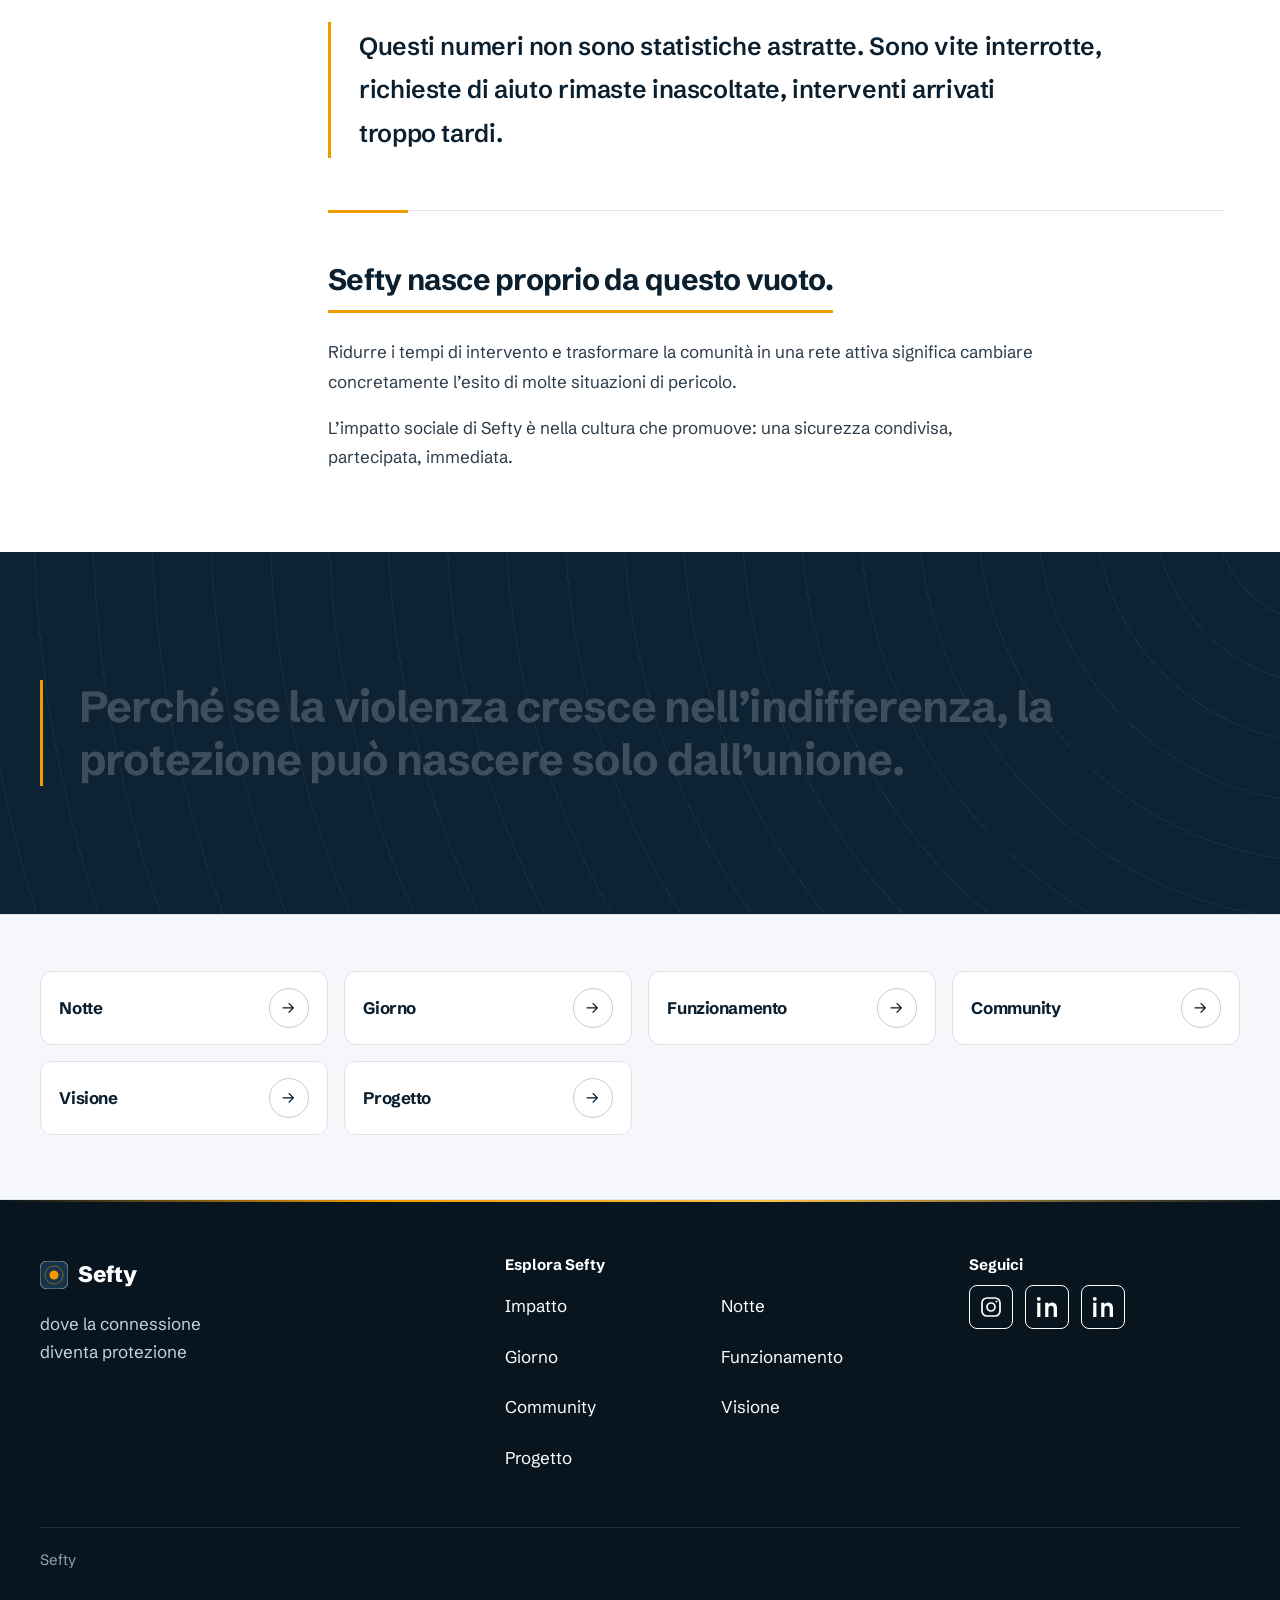
<file: impatto.html>
<!DOCTYPE html>
<html lang="it">

<head>
    <meta charset="UTF-8">
    <meta name="viewport" content="width=device-width, initial-scale=1.0">
    <script>
        
        document.documentElement.classList.add('js');
        setTimeout(function () { if (!window.__sefty) document.documentElement.classList.remove('js'); }, 4000);
    </script>

    <meta name="theme-color" content="#10222f">

    <link rel="icon" href="img/favicon.svg" type="image/svg+xml">

    <link rel="preconnect" href="https://fonts.googleapis.com">
    <link rel="preconnect" href="https://fonts.gstatic.com" crossorigin>
    <link href="https://fonts.googleapis.com/css2?family=Schibsted+Grotesk:wght@400..800&amp;display=swap" rel="stylesheet">
    <link rel="stylesheet" href="css/style.css?v=mobile-2">
    <script src="javascripts/index.js?v=mobile-2" defer></script>

    <title>Impatto sociale | Dati sulla violenza e progetto Sefty</title>
    <meta name="description" content="Dati sulla violenza in Italia e nel mondo, con fonti e periodi di riferimento. Scopri il bisogno sociale a cui risponde il progetto Sefty.">
    <meta name="robots" content="noindex, nofollow, noarchive, nosnippet"> <!-- disattiva -->
    <link rel="canonical" href="https://www.sefty.it/impatto.html">
    <meta property="og:type" content="website">
    <meta property="og:site_name" content="Sefty">
    <meta property="og:locale" content="it_IT">
    <meta property="og:title" content="Impatto sociale | Dati sulla violenza e progetto Sefty">
    <meta property="og:description" content="Dati sulla violenza in Italia e nel mondo, con fonti e periodi di riferimento. Scopri il bisogno sociale a cui risponde il progetto Sefty.">
    <meta property="og:image" content="https://www.sefty.it/img/immagine-principale.jpeg">
    <meta property="og:image:width" content="1600">
    <meta property="og:image:height" content="717">
    <meta property="og:image:alt" content="Panorama urbano notturno con strade e connessioni illuminate">
    <meta name="twitter:card" content="summary_large_image">
    <meta name="twitter:title" content="Impatto sociale | Dati sulla violenza e progetto Sefty">
    <meta name="twitter:description" content="Dati sulla violenza in Italia e nel mondo, con fonti e periodi di riferimento. Scopri il bisogno sociale a cui risponde il progetto Sefty.">
    <meta name="twitter:image" content="https://www.sefty.it/img/immagine-principale.jpeg">
    <meta name="twitter:image:alt" content="Panorama urbano notturno con strade e connessioni illuminate">
    <meta property="og:url" content="https://www.sefty.it/impatto.html">
    <script type="application/ld+json">{"@context":"https://schema.org","@graph":[{"@type":"Organization","name":"Sefty","description":"Progetto tecnologico di sicurezza personale, supervisione e rete di supporto.","@id":"https://www.sefty.it/#organization","url":"https://www.sefty.it/"},{"@type":"WebSite","name":"Sefty","inLanguage":"it-IT","@id":"https://www.sefty.it/#website","url":"https://www.sefty.it/","publisher":{"@id":"https://www.sefty.it/#organization"}},{"@type":"WebPage","name":"Impatto sociale | Dati sulla violenza e progetto Sefty","description":"Dati sulla violenza in Italia e nel mondo, con fonti e periodi di riferimento. Scopri il bisogno sociale a cui risponde il progetto Sefty.","inLanguage":"it-IT","@id":"https://www.sefty.it/impatto.html#webpage","url":"https://www.sefty.it/impatto.html","isPartOf":{"@id":"https://www.sefty.it/#website"},"about":{"@id":"https://www.sefty.it/#organization"},"breadcrumb":{"@id":"https://www.sefty.it/impatto.html#breadcrumb"}},{"@type":"BreadcrumbList","@id":"https://www.sefty.it/impatto.html#breadcrumb","itemListElement":[{"@type":"ListItem","position":1,"name":"Home","item":"https://www.sefty.it/"},{"@type":"ListItem","position":2,"name":"Impatto","item":"https://www.sefty.it/impatto.html"}]}]}</script>
</head>

<body class="theme-impatto">
    <a class="skip-link" href="#contenuto">Vai al contenuto</a>
    <header class="site-header">
        <div class="wrap header-inner">
            <a class="brand" href="index.html" aria-label="Torna alla home di Sefty">Sefty</a>
            <button class="nav-toggle" id="navToggle" type="button" aria-expanded="false" aria-controls="siteNav" aria-label="Apri menu navigazione">
                <svg class="icon icon-open" viewbox="0 0 24 24" aria-hidden="true"><path d="M4 7h16M4 12h16M4 17h16"></path></svg><svg class="icon icon-close" viewbox="0 0 24 24" aria-hidden="true"><path d="M6 6l12 12M18 6 6 18"></path></svg>
            </button>
            <nav class="nav" id="siteNav" aria-label="Menu principale"><ul><li><a href="impatto.html" aria-current="page">Impatto</a></li><li><a href="notte.html">Notte</a></li><li><a href="giorno.html">Giorno</a></li><li><a href="funzionamento.html">Funzionamento</a></li><li><a href="community.html">Community</a></li><li><a href="visione.html">Visione</a></li><li><a href="progetto.html">Progetto</a></li></ul></nav>
        </div>
        <div class="progress" aria-hidden="true"><span id="progressBar"></span></div>
    </header>

    <main id="contenuto">
        <div class="page-head rings-light theme-impatto">
            <div class="wrap">
                <div><nav class="breadcrumbs" aria-label="Percorso"><a href="index.html">Home</a><span aria-hidden="true"> / </span><span aria-current="page">Impatto</span></nav>
                    <h1><span class="hw"><span style="--w:0">Impatto</span></span> <span class="hw"><span style="--w:1">sociale</span></span> <span class="hw"><span style="--w:2">e</span></span> <span class="hw"><span style="--w:3">dati</span></span></h1>
                    <p class="lead">In Italia, tra il 2013 e il 2022, sono aumentati i reati registrati di violenza sessuale, maltrattamenti e atti persecutori. Dietro i dati ci sono persone che vivono nella paura, nel silenzio e nell’isolamento.</p>
                </div>
                <div class="page-art" aria-hidden="true"><svg class="art-svg" viewbox="0 0 360 220" preserveaspectratio="xMidYMid slice" aria-hidden="true" focusable="false"><g stroke="currentColor" stroke-opacity=".18"><path d="M30 60 H330"></path><path d="M30 105 H330"></path><path d="M30 150 H330"></path></g><path d="M30 190 H330" stroke="currentColor" stroke-width="2"></path><rect class="bar" style="--i:0" x="52" y="152" width="26" height="38" rx="3" fill="currentColor" fill-opacity="0.9" stroke="currentColor" stroke-width="1.5"></rect><rect class="bar" style="--i:1" x="90" y="138" width="26" height="52" rx="3" fill="currentColor" fill-opacity="0.9" stroke="currentColor" stroke-width="1.5"></rect><rect class="bar" style="--i:2" x="128" y="144" width="26" height="46" rx="3" fill="currentColor" fill-opacity="0.9" stroke="currentColor" stroke-width="1.5"></rect><rect class="bar" style="--i:3" x="166" y="112" width="26" height="78" rx="3" fill="currentColor" fill-opacity="0.9" stroke="currentColor" stroke-width="1.5"></rect><rect class="bar" style="--i:4" x="204" y="98" width="26" height="92" rx="3" fill="currentColor" fill-opacity="0.9" stroke="currentColor" stroke-width="1.5"></rect><rect class="bar" style="--i:5" x="242" y="72" width="26" height="118" rx="3" fill="currentColor" fill-opacity="0.9" stroke="currentColor" stroke-width="1.5"></rect><rect class="bar" style="--i:6" x="280" y="40" width="26" height="150" rx="3" fill="var(--signal)" fill-opacity="1" stroke="currentColor" stroke-width="1.5"></rect></svg></div>
            </div>
        </div>
        <div class="wrap layout">
            <nav class="toc" aria-label="In questa pagina">
                <details class="toc-disclosure"><summary>In questa pagina</summary><ul><li><a href="#italia">In Italia</a></li><li><a href="#mondo">Nel mondo</a></li><li><a href="#vuoto">Il vuoto a cui risponde Sefty</a></li></ul>
            </details></nav>
            <div class="prose">
                <section id="italia">
                    <h2>In Italia</h2><div class="stats">
                        <div class="stat"><span class="stat-value"><span class="num" data-to="40">40</span>%</span><span class="stat-body"><span class="stat-label">In Italia, i reati registrati di violenza sessuale sono aumentati del 40% tra il 2013 e il 2022.</span><span class="meter" aria-hidden="true"><i style="--v:.40"></i></span></span></div>
                        <div class="stat"><span class="stat-value">+<span class="num" data-to="105">105</span>%</span><span class="stat-body"><span class="stat-label">I maltrattamenti contro familiari e conviventi sono più che raddoppiati (+105%, 2013–2022).</span><span class="meter" aria-hidden="true"><i style="--v:1"></i></span></span></div>
                        <div class="stat"><span class="stat-value"><span class="num" data-to="48">48</span>%</span><span class="stat-body"><span class="stat-label">Gli atti persecutori sono cresciuti del 48% tra il 2013 e il 2022.</span><span class="meter" aria-hidden="true"><i style="--v:0.48"></i></span></span></div>
                        <div class="stat"><span class="stat-value"><span class="num" data-to="6291">6.291</span></span><span class="stat-body"><span class="stat-label">Reati di violenza sessuale registrati nel 2022.</span></span></div>
                        <div class="stat"><span class="stat-value"><span class="num" data-to="91">91</span>%</span><span class="stat-body"><span class="stat-label">Incidenza media delle donne tra le vittime di violenza sessuale nel periodo 2013–2022.</span><svg class="donut" viewbox="0 0 44 44" aria-hidden="true"><circle class="donut-bg" cx="22" cy="22" r="17" pathlength="100"></circle><circle class="donut-fill" cx="22" cy="22" r="17" pathlength="100" style="--p:91"></circle></svg></span></div>
                    </div>
                    <p>Nel primo semestre 2024, rispetto allo stesso periodo del 2023, aumentano le segnalazioni a carico di presunti autori noti per stalking e maltrattamenti.</p></section>

                <section id="mondo">
                    <h2>A livello globale, la situazione è ancora più allarmante.</h2>
                    <div class="stats">
                        <div class="stat"><span class="stat-value"><svg class="people" viewbox="0 0 100 32" aria-hidden="true"><g class="hot" style="--k:0"><circle cx="14" cy="8" r="5.5"></circle><path d="M3.5 30c0-6.5 4.5-10 10.5-10s10.5 3.5 10.5 10z"></path></g><g style="--k:1"><circle cx="50" cy="8" r="5.5"></circle><path d="M39.5 30c0-6.5 4.5-10 10.5-10s10.5 3.5 10.5 10z"></path></g><g style="--k:2"><circle cx="86" cy="8" r="5.5"></circle><path d="M75.5 30c0-6.5 4.5-10 10.5-10s10.5 3.5 10.5 10z"></path></g></svg></span><span class="stat-body"><span class="stat-label">Una donna su tre ha subito violenza fisica o sessuale nel corso della vita.</span></span></div>
                        <div class="stat"><span class="stat-value"><span class="num" data-to="51000">51.000</span></span><span class="stat-body"><span class="stat-label">Nel 2023, più di 51.000 donne uccise da partner o familiari: una media di circa 140 al giorno.</span></span></div>
                    </div>
                    <p class="callout">Questi numeri non sono statistiche astratte. Sono vite interrotte, richieste di aiuto rimaste inascoltate, interventi arrivati troppo tardi.</p>
                </section>

                <section id="vuoto">
                    <h2>Sefty nasce proprio da questo vuoto.</h2>
                    <p>Ridurre i tempi di intervento e trasformare la comunità in una rete attiva significa cambiare concretamente l’esito di molte situazioni di pericolo.</p>
                    <p>L’impatto sociale di Sefty è nella cultura che promuove: una sicurezza condivisa, partecipata, immediata.</p>
                </section>
            </div>
        </div>
        <section class="statement rings-dark">
            <div class="wrap statement-wrap">
                <span class="statement-node" aria-hidden="true"></span>
                
                <p class="statement-text" data-statement>Perché se la violenza cresce nell’indifferenza, la protezione può nascere solo dall’unione.</p>
            </div>
        </section>
        <section class="related band-mist">
            <div class="wrap">
                <ul class="related-grid"><li class="tile"><h3><a class="tile-link" href="notte.html">Notte</a></h3><span class="tile-arrow" aria-hidden="true">→</span></li><li class="tile"><h3><a class="tile-link" href="giorno.html">Giorno</a></h3><span class="tile-arrow" aria-hidden="true">→</span></li><li class="tile"><h3><a class="tile-link" href="funzionamento.html">Funzionamento</a></h3><span class="tile-arrow" aria-hidden="true">→</span></li><li class="tile"><h3><a class="tile-link" href="community.html">Community</a></h3><span class="tile-arrow" aria-hidden="true">→</span></li><li class="tile"><h3><a class="tile-link" href="visione.html">Visione</a></h3><span class="tile-arrow" aria-hidden="true">→</span></li><li class="tile"><h3><a class="tile-link" href="progetto.html">Progetto</a></h3><span class="tile-arrow" aria-hidden="true">→</span></li></ul>
            </div>
        </section>
    </main>

    <footer class="site-footer"><div class="wrap"><div class="footer-grid"><div><a class="brand" href="index.html"><svg width="28" height="28" viewbox="0 0 28 28" aria-hidden="true"><rect width="28" height="28" rx="7" fill="#10222f"></rect><circle cx="14" cy="14" r="4.5" fill="#f29a00"></circle><circle cx="14" cy="14" r="9" fill="none" stroke="#f29a00" stroke-opacity=".45"></circle></svg>Sefty</a>
                    <p class="footer-tagline">dove la connessione diventa protezione</p></div><nav aria-label="Esplora Sefty"><h2>Esplora Sefty</h2><ul class="footer-links"><li><a href="impatto.html">Impatto</a></li><li><a href="notte.html">Notte</a></li><li><a href="giorno.html">Giorno</a></li><li><a href="funzionamento.html">Funzionamento</a></li><li><a href="community.html">Community</a></li><li><a href="visione.html">Visione</a></li><li><a href="progetto.html">Progetto</a></li></ul></nav><section class="footer-social" aria-label="Profili social"><h2>Seguici</h2><div class="footer-social-links"><a class="footer-social-link" data-social="instagram" aria-label="Instagram" title="Instagram"><svg viewBox="0 0 24 24" width="24" height="24" fill="none" stroke="currentColor" stroke-width="1.7" role="img" aria-label="Instagram"><rect x="3" y="3" width="18" height="18" rx="5"/><circle cx="12" cy="12" r="4"/><circle cx="17.5" cy="6.5" r="1" fill="currentColor" stroke="none"/></svg></a><a class="footer-social-link" data-social="linkedin-1" aria-label="LinkedIn — profilo 1" title="LinkedIn — profilo 1"><svg viewBox="0 0 24 24" width="24" height="24" fill="none" stroke="currentColor" stroke-width="1.7" role="img" aria-label="LinkedIn — profilo 1"><path fill="currentColor" stroke="none" d="M5.4 7.8H2.2V22h3.2V7.8ZM3.8 2a1.9 1.9 0 1 0 0 3.8 1.9 1.9 0 0 0 0-3.8ZM22 13.3c0-3.5-1.9-5.7-4.8-5.7-2.2 0-3.2 1.2-3.8 2V7.8h-3.2V22h3.2v-7.9c0-2.1.9-3.3 2.6-3.3 1.6 0 2.7 1.1 2.7 3.3V22H22v-8.7Z"/></svg></a><a class="footer-social-link" data-social="linkedin-2" aria-label="LinkedIn — profilo 2" title="LinkedIn — profilo 2"><svg viewBox="0 0 24 24" width="24" height="24" fill="none" stroke="currentColor" stroke-width="1.7" role="img" aria-label="LinkedIn — profilo 2"><path fill="currentColor" stroke="none" d="M5.4 7.8H2.2V22h3.2V7.8ZM3.8 2a1.9 1.9 0 1 0 0 3.8 1.9 1.9 0 0 0 0-3.8ZM22 13.3c0-3.5-1.9-5.7-4.8-5.7-2.2 0-3.2 1.2-3.8 2V7.8h-3.2V22h3.2v-7.9c0-2.1.9-3.3 2.6-3.3 1.6 0 2.7 1.1 2.7 3.3V22H22v-8.7Z"/></svg></a></div></section></div><p class="legal">Sefty</p></div></footer>
</body>

</html>
</file>
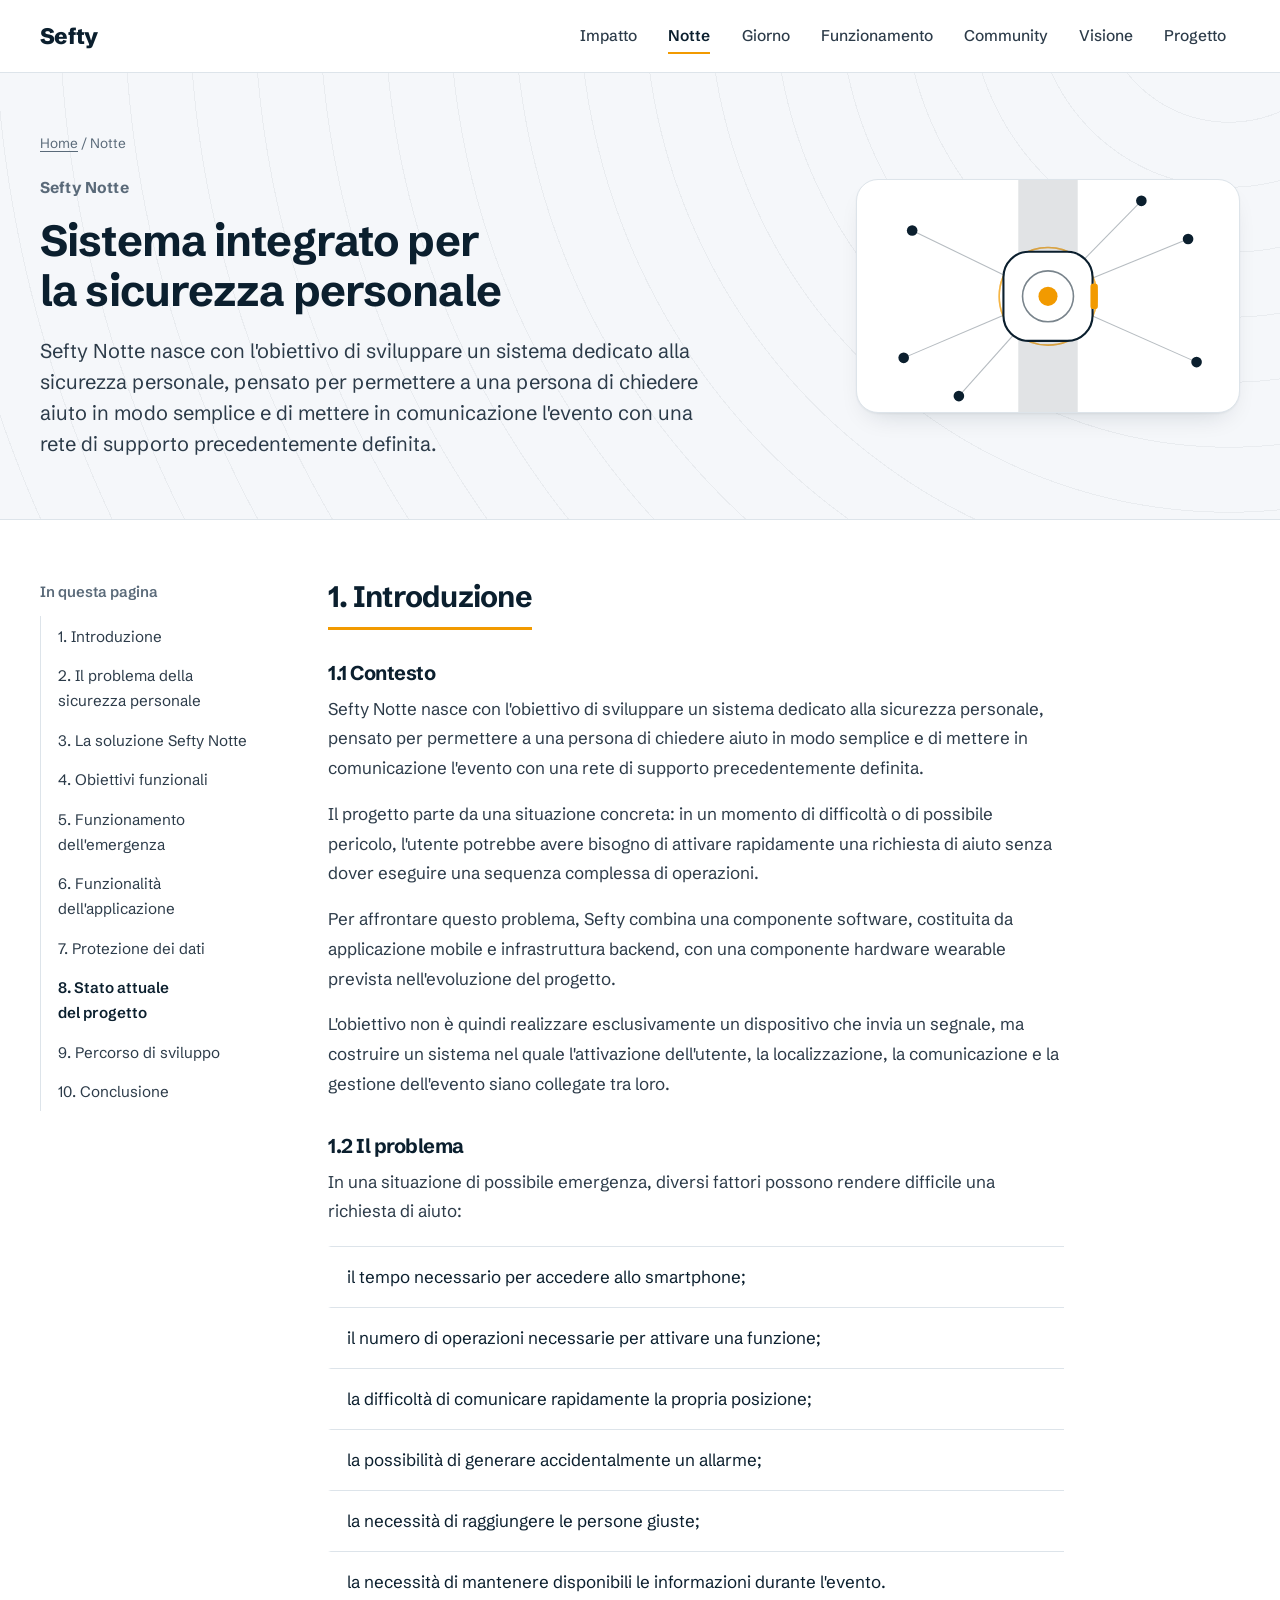
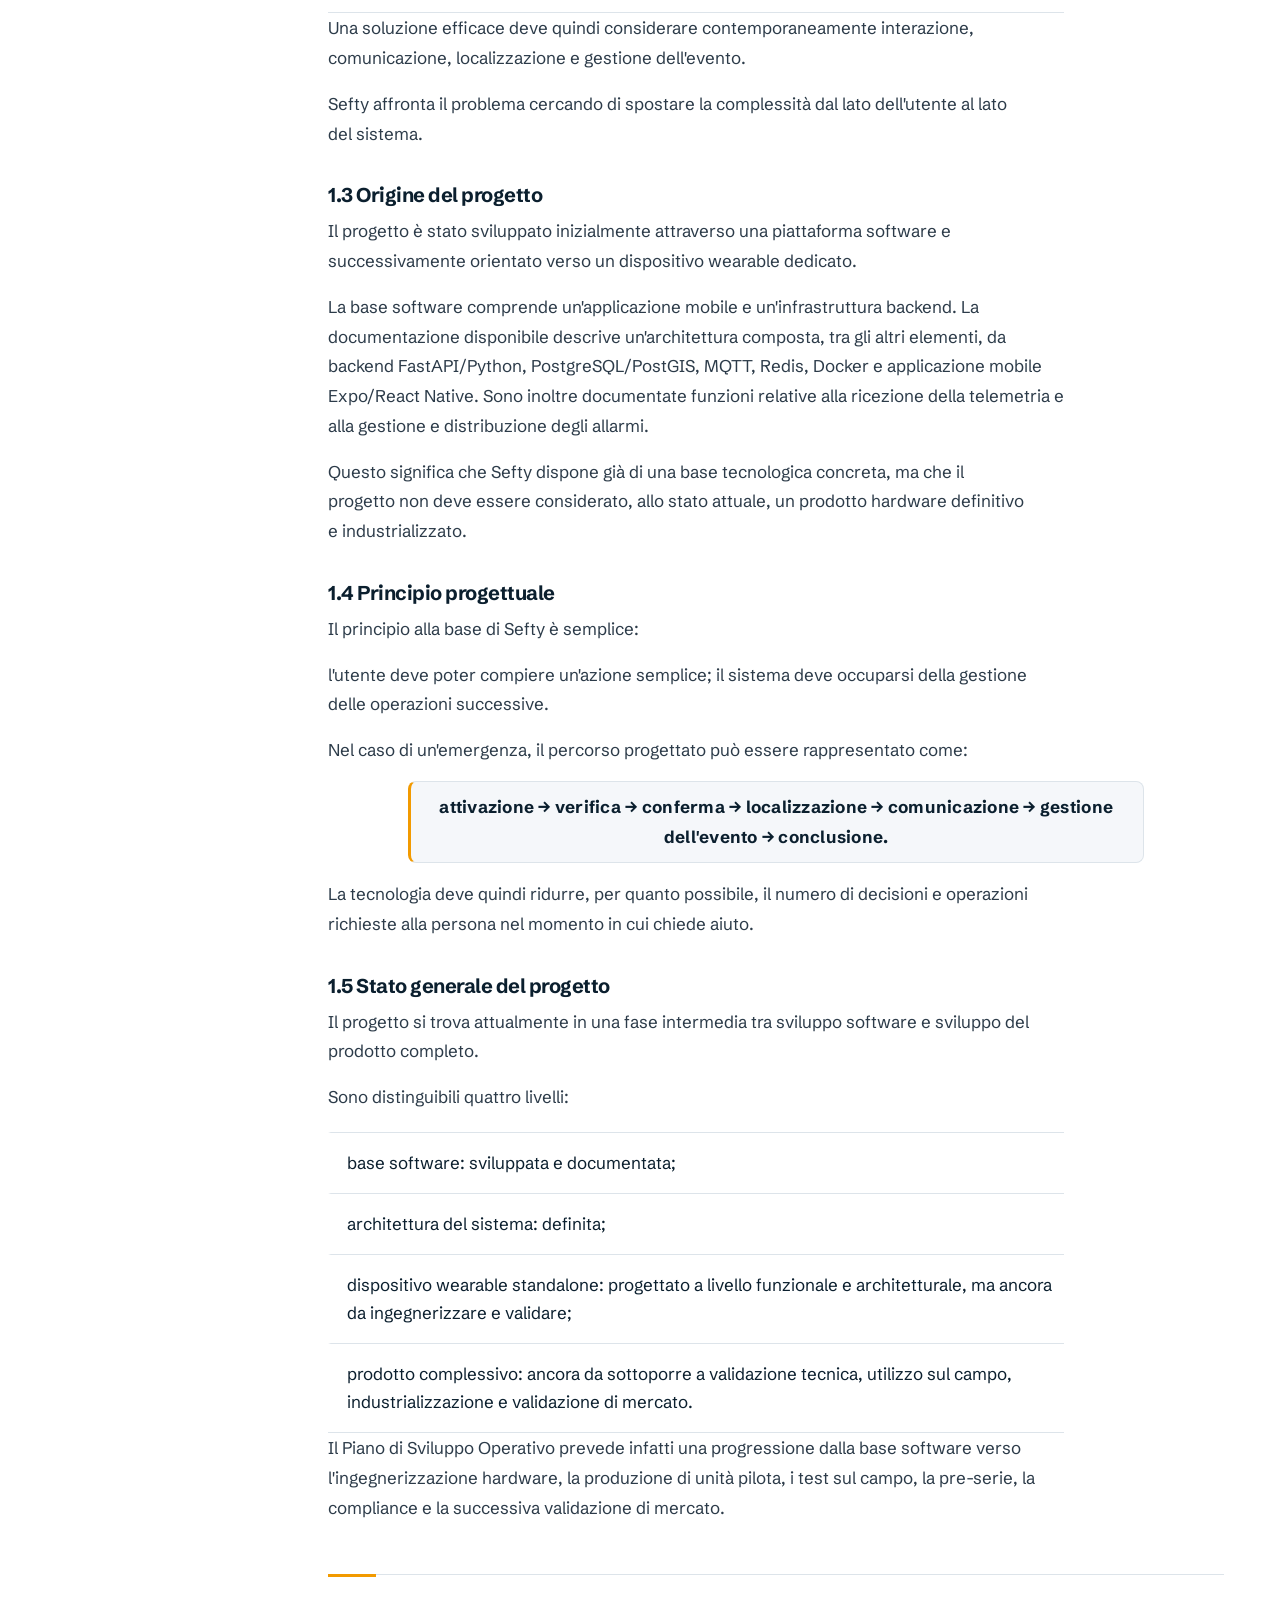
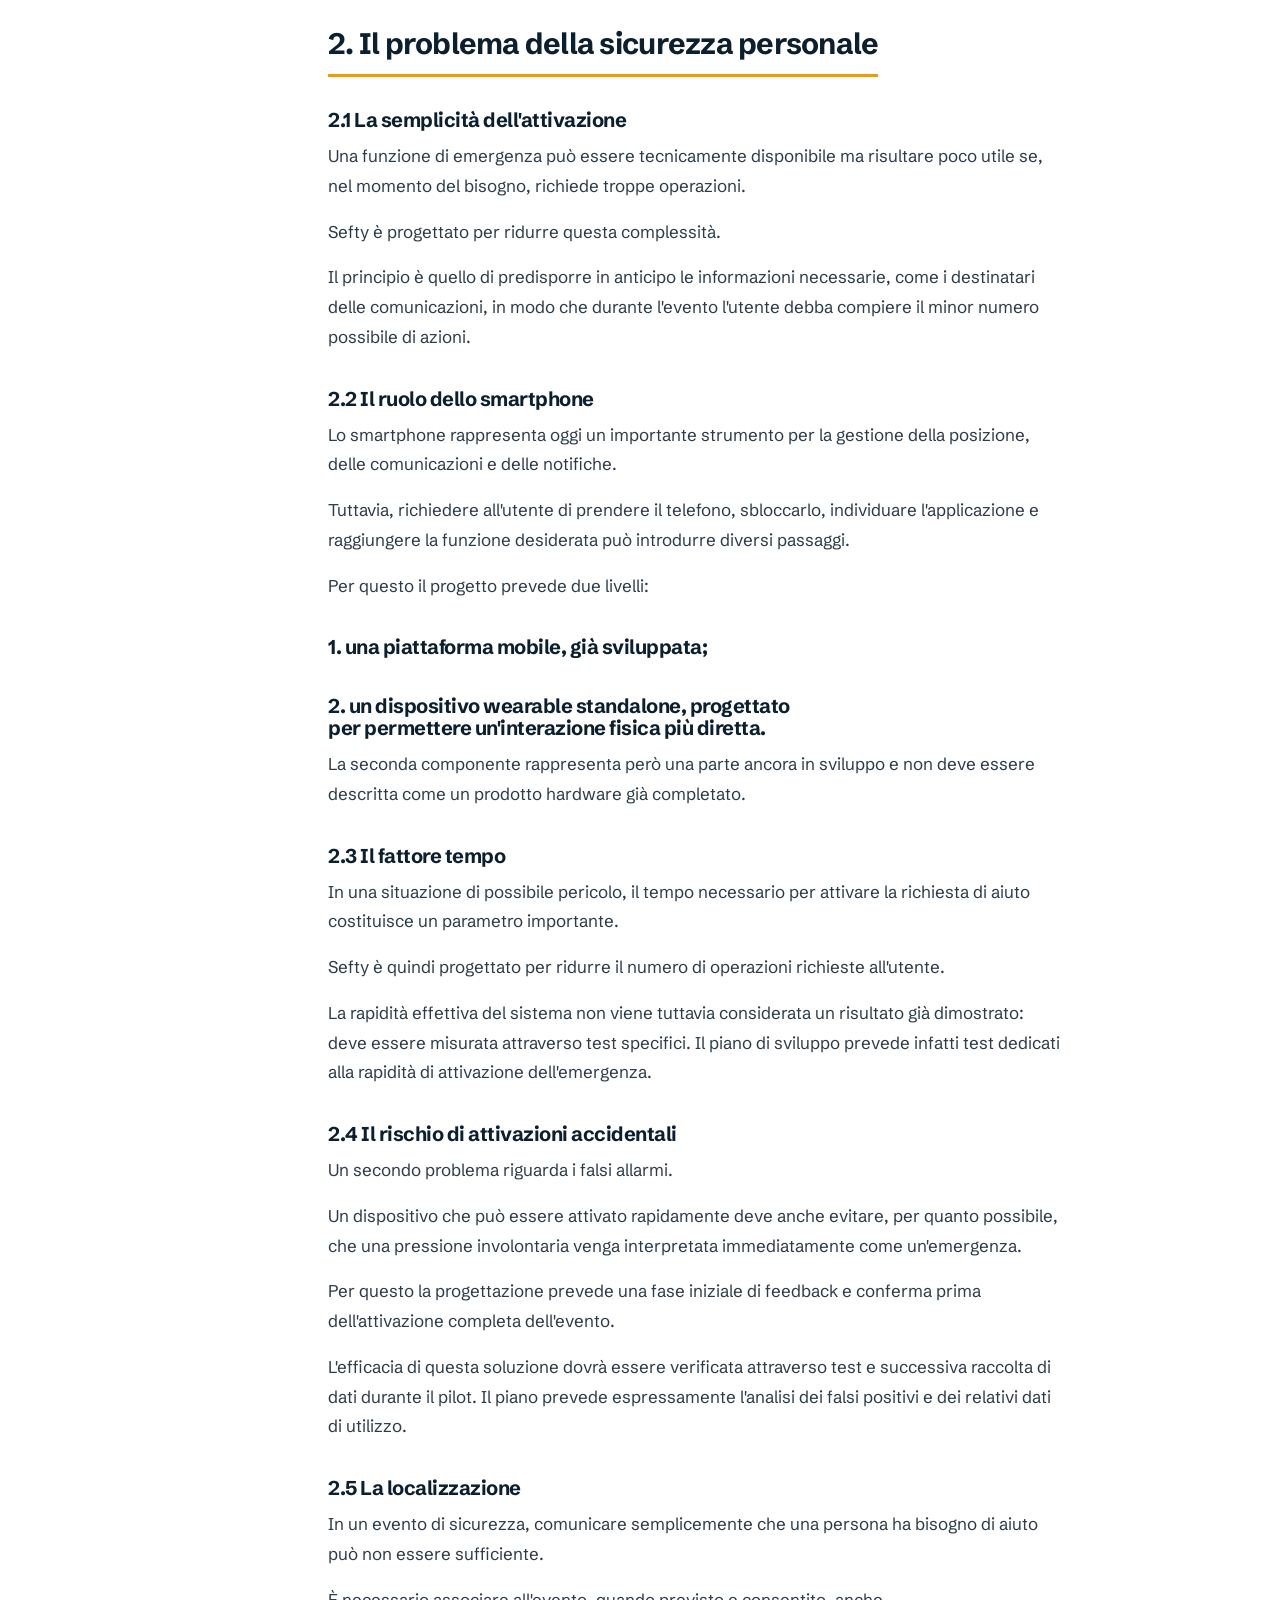
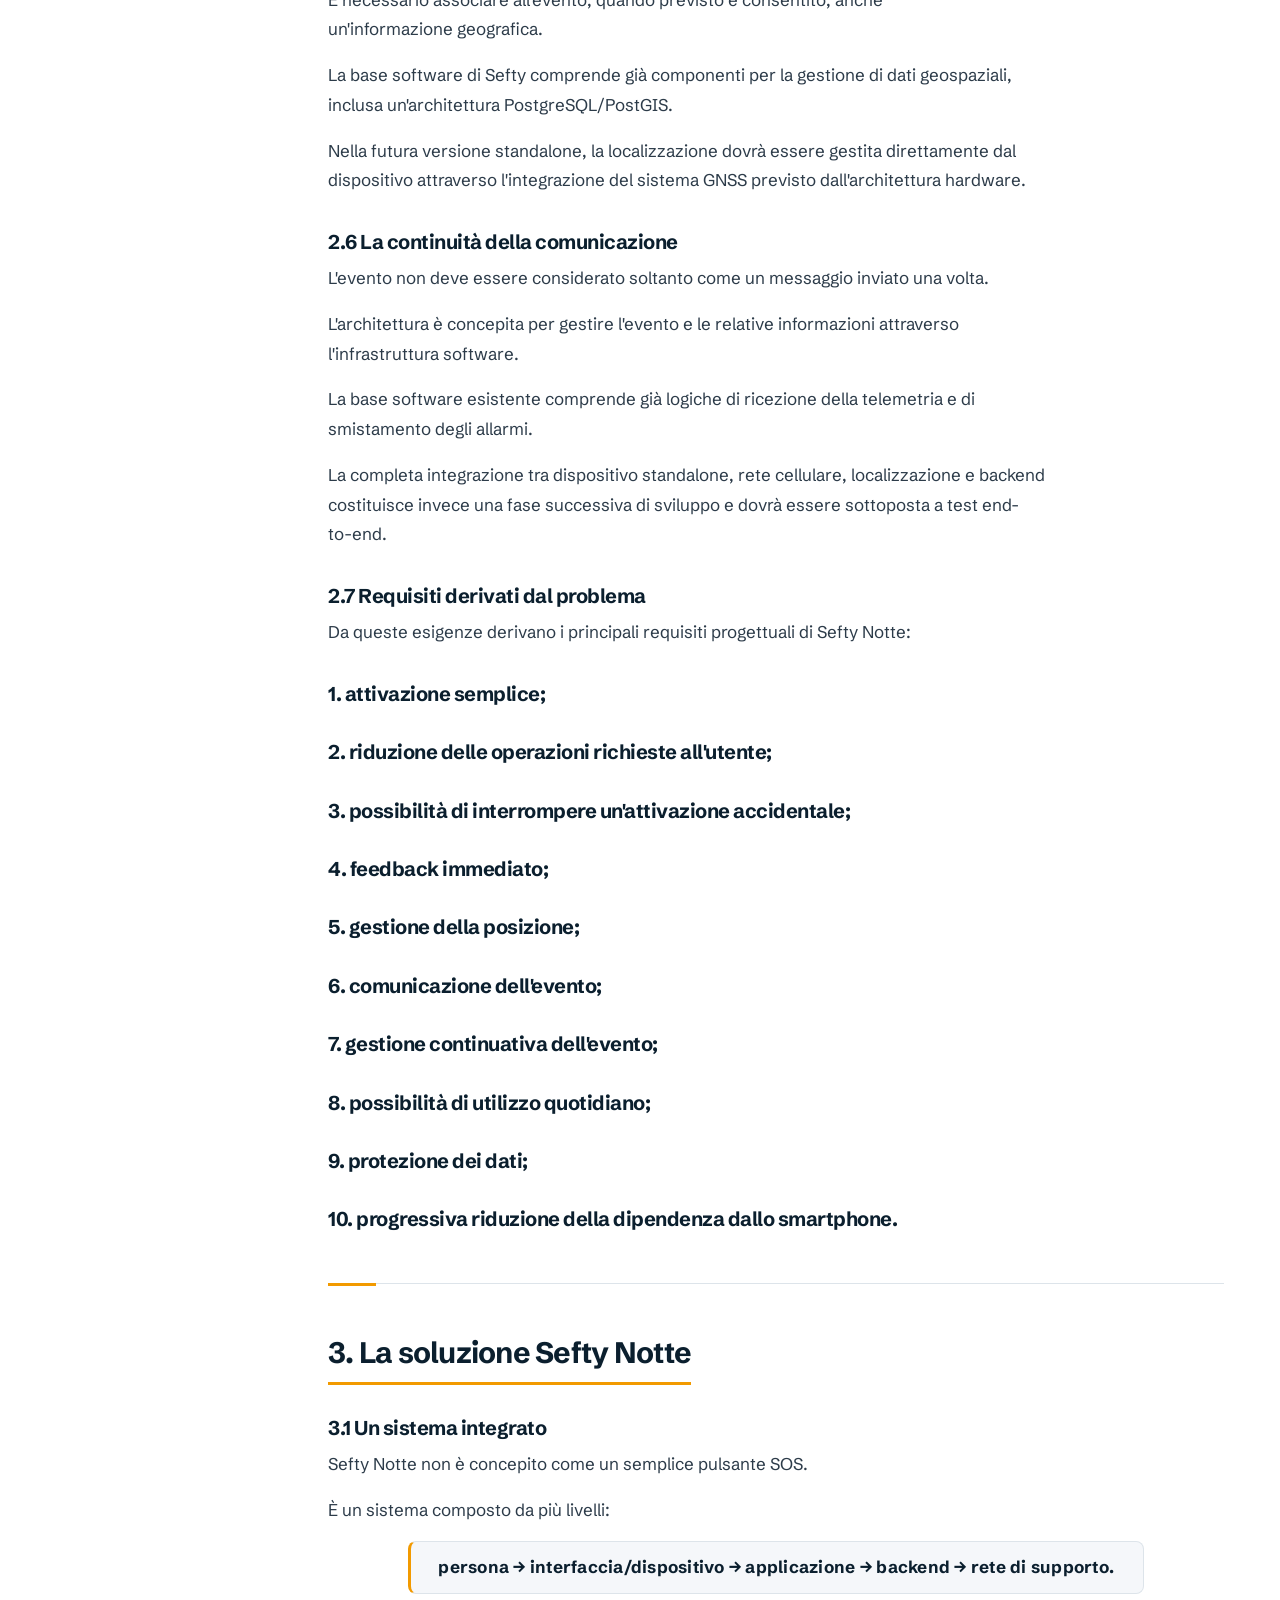
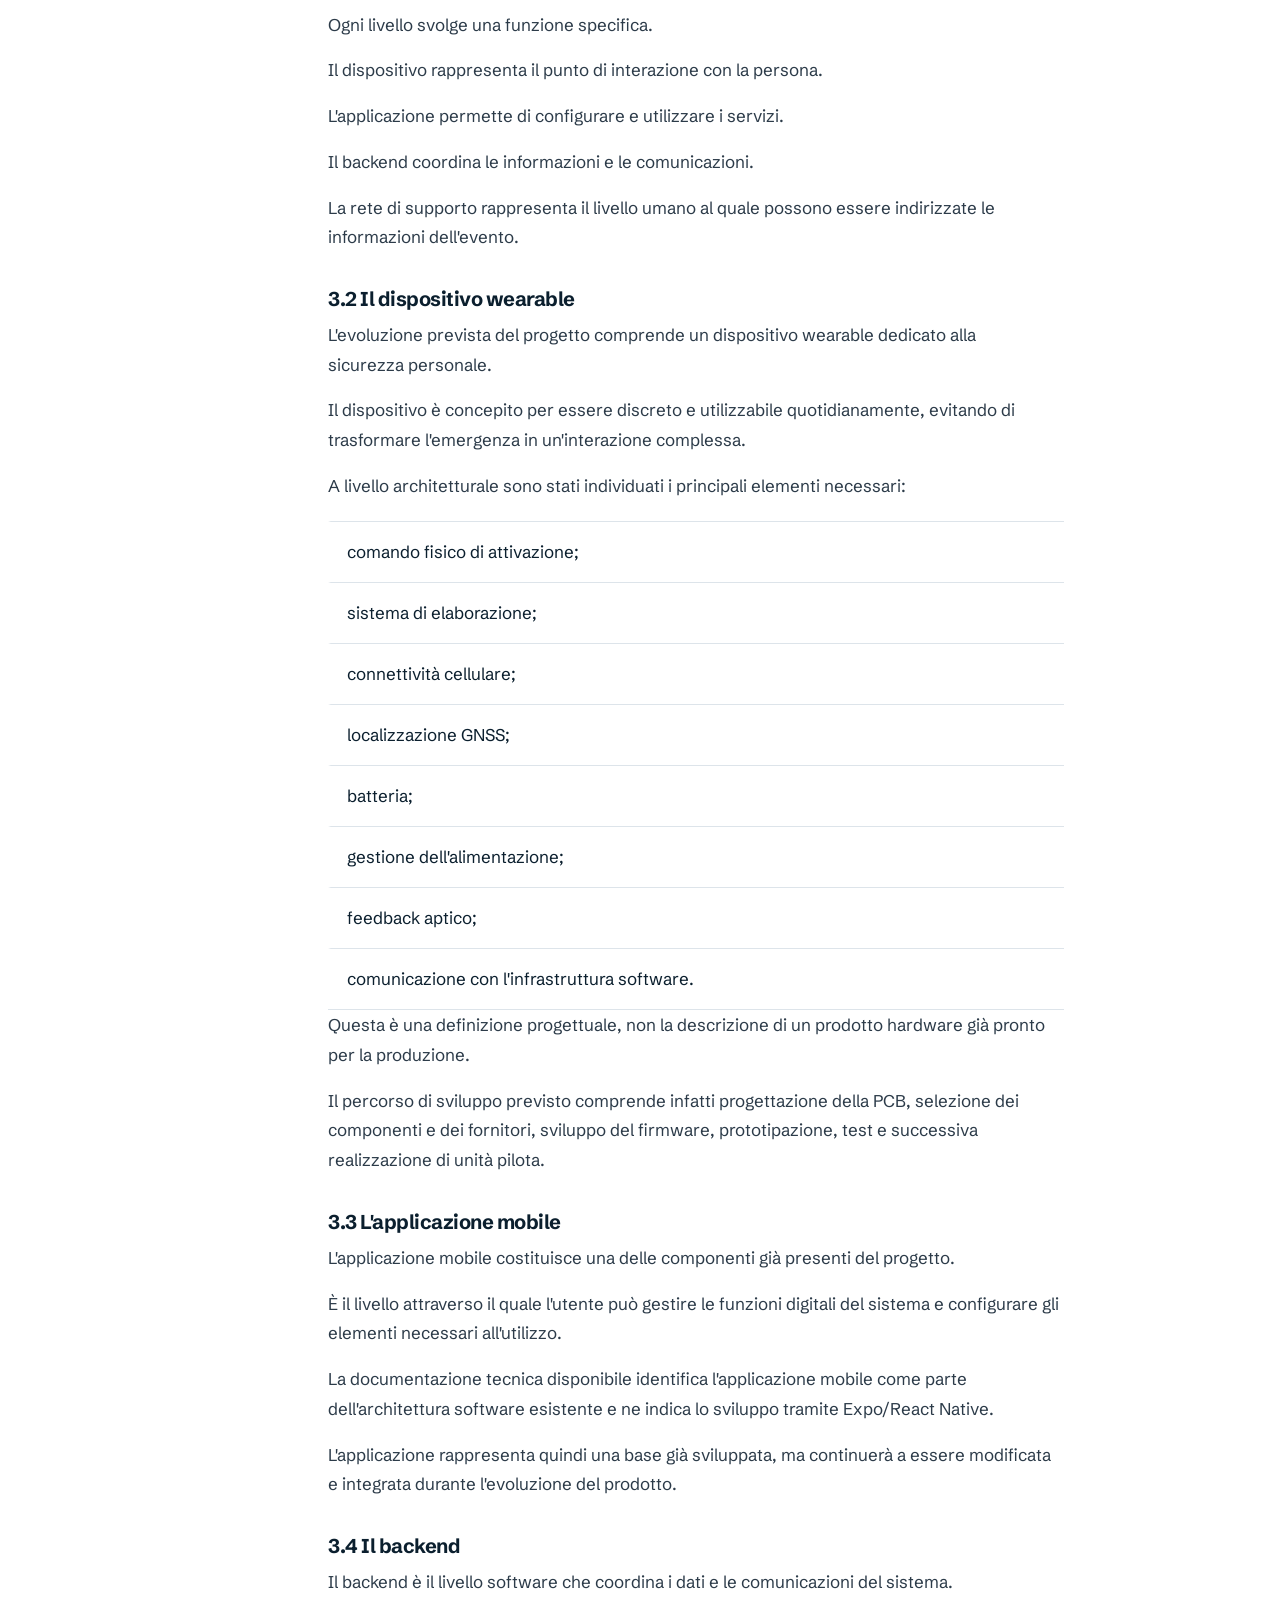
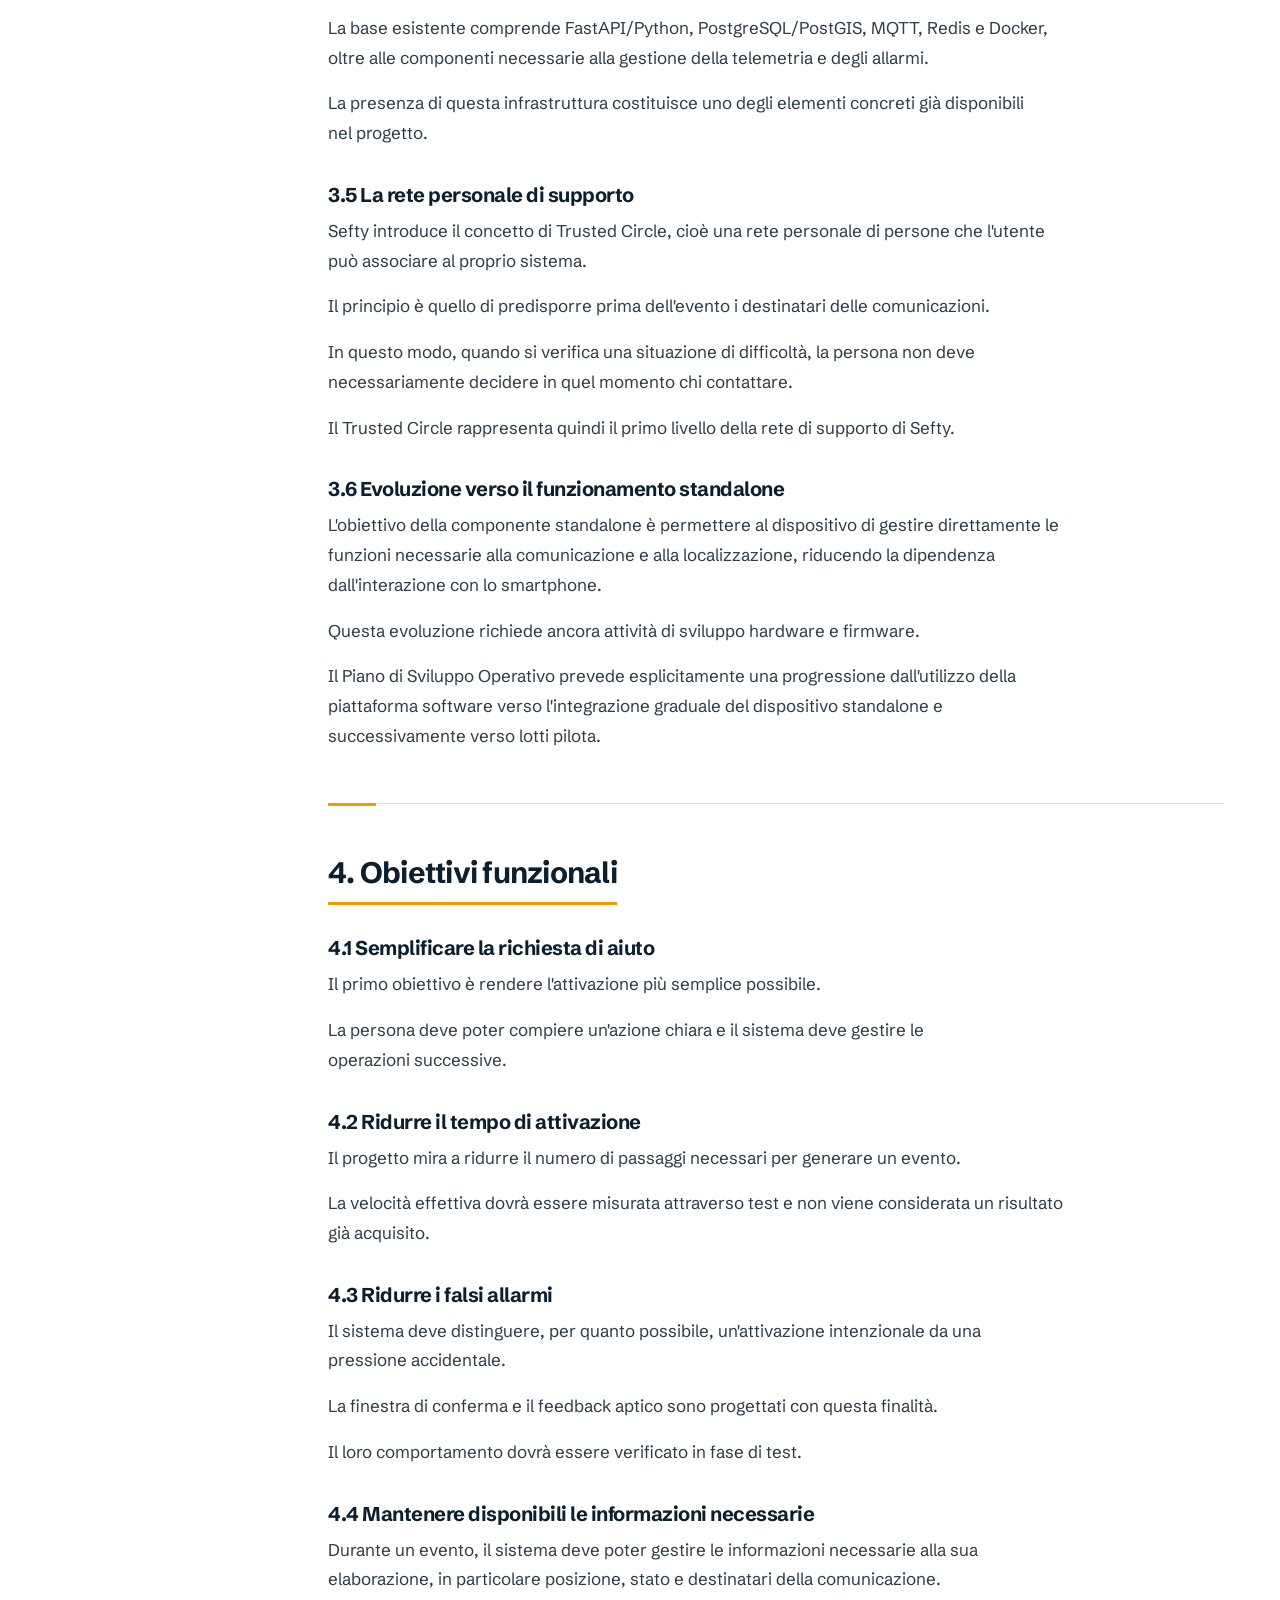
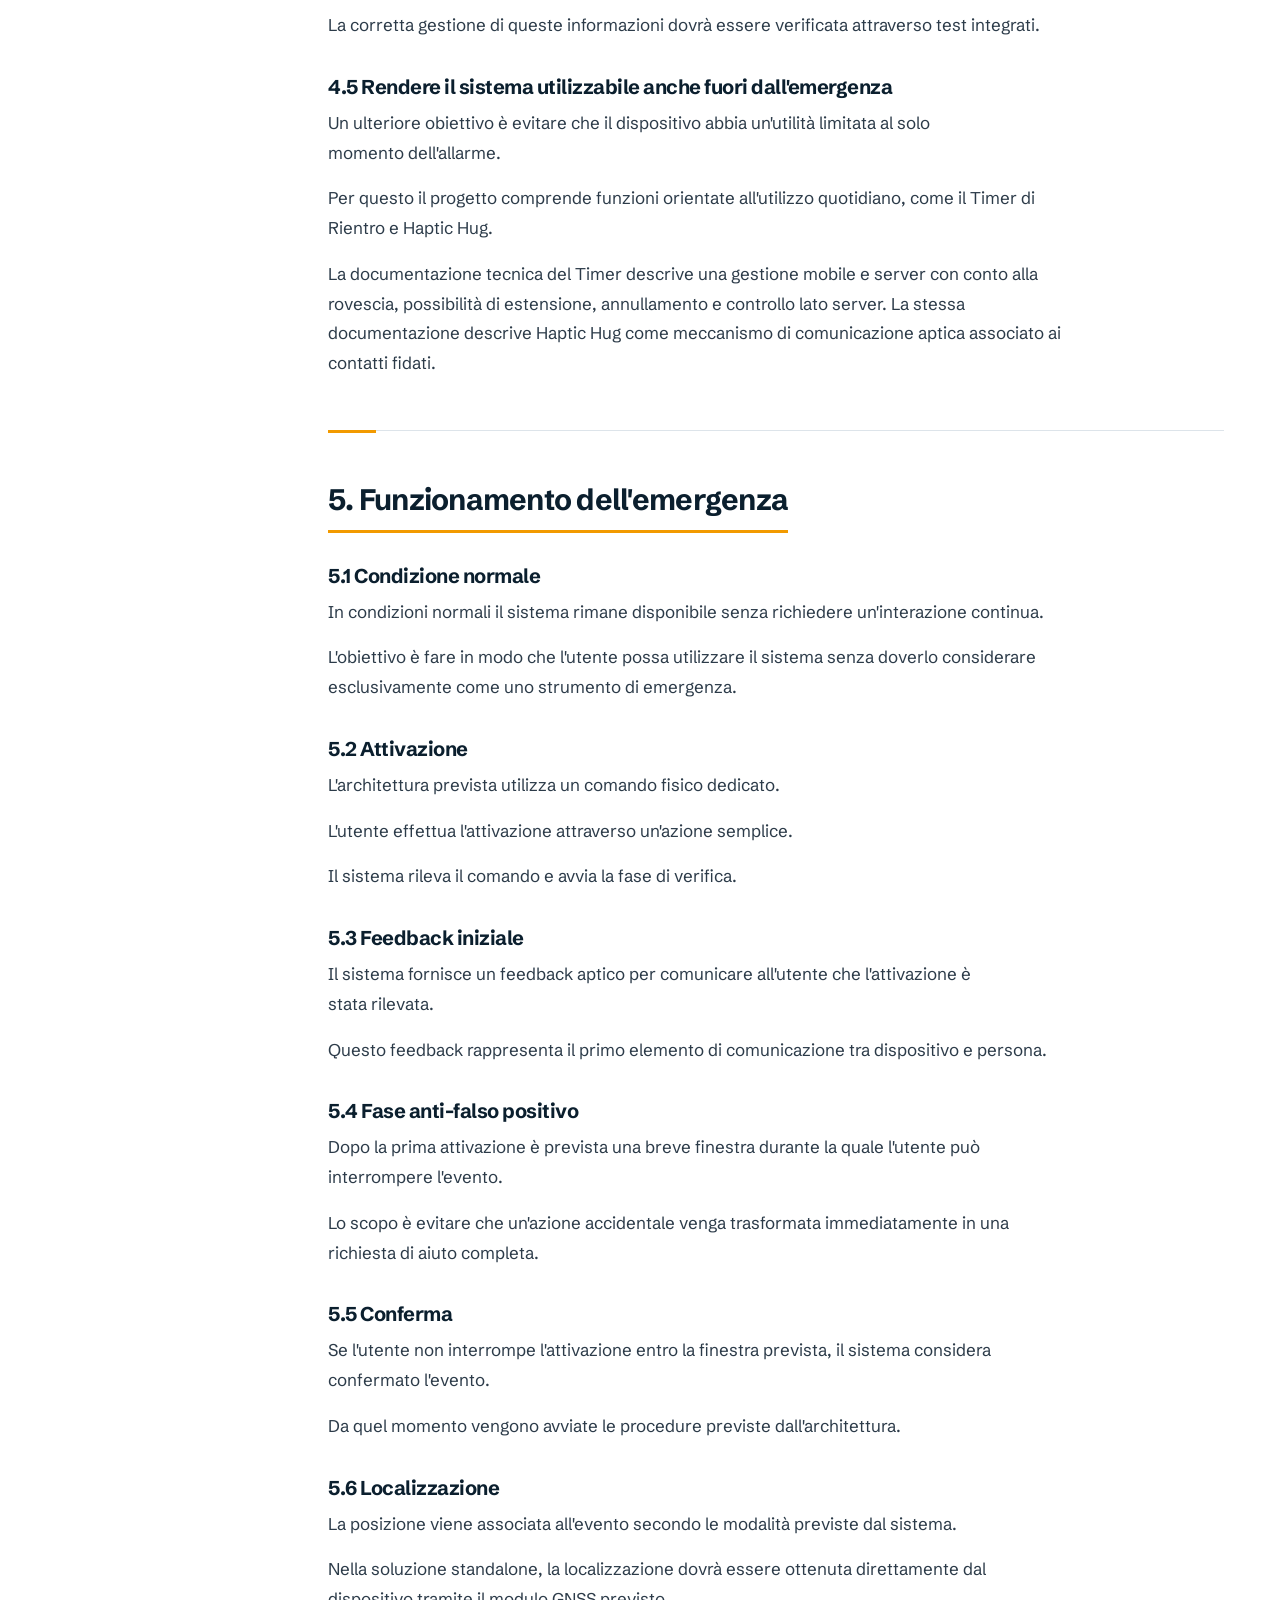
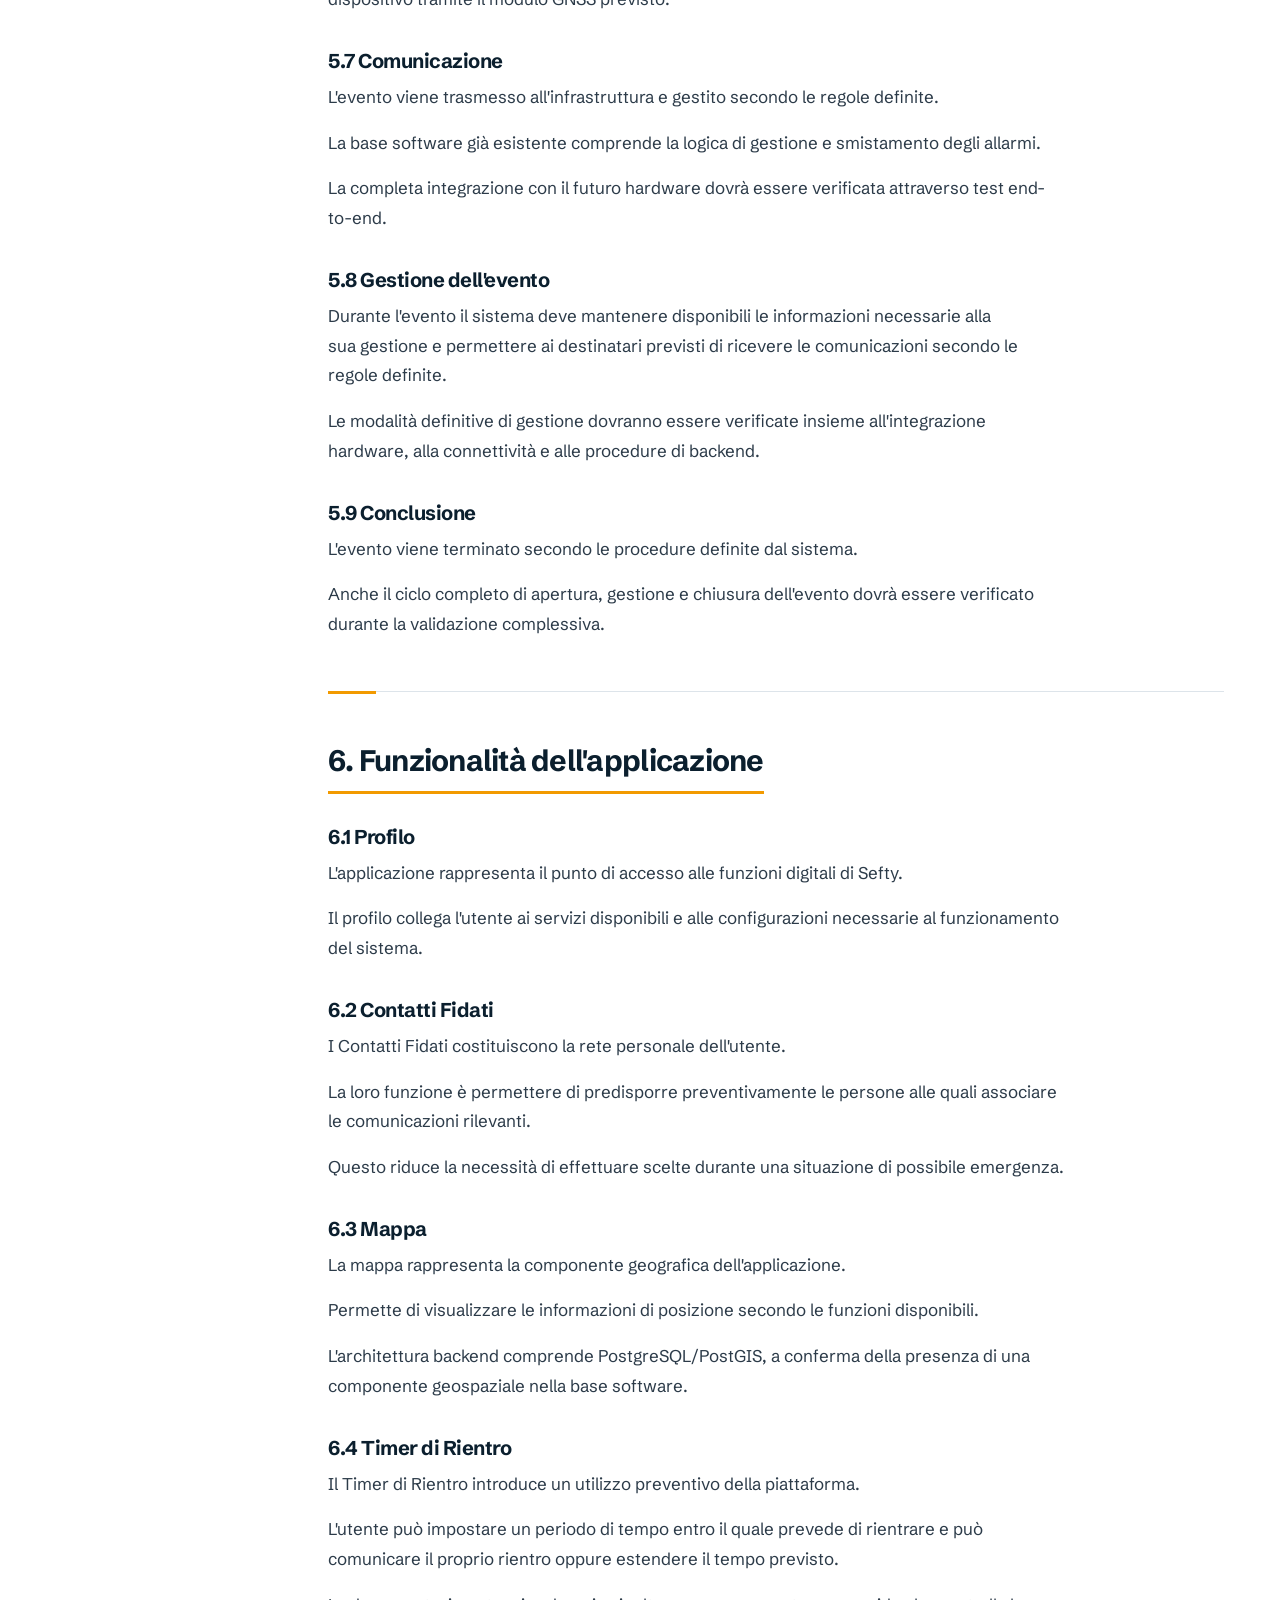
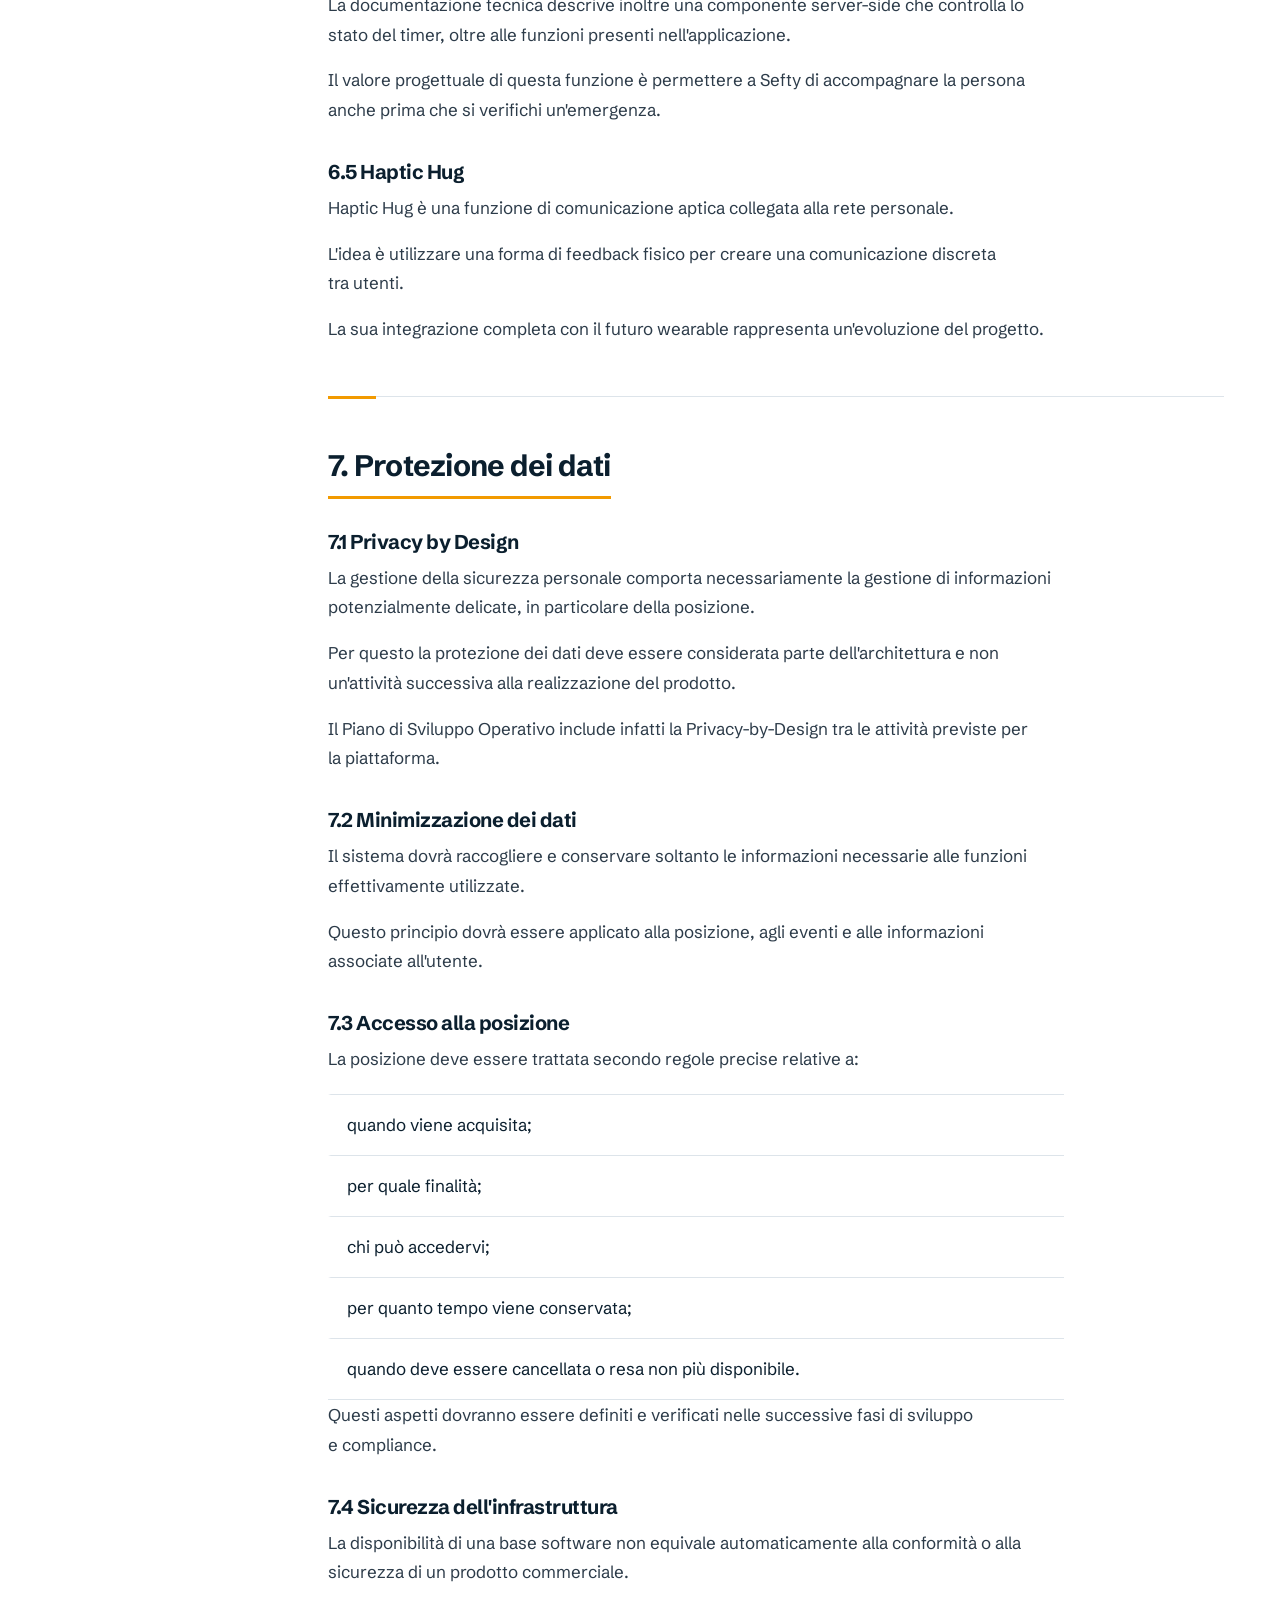
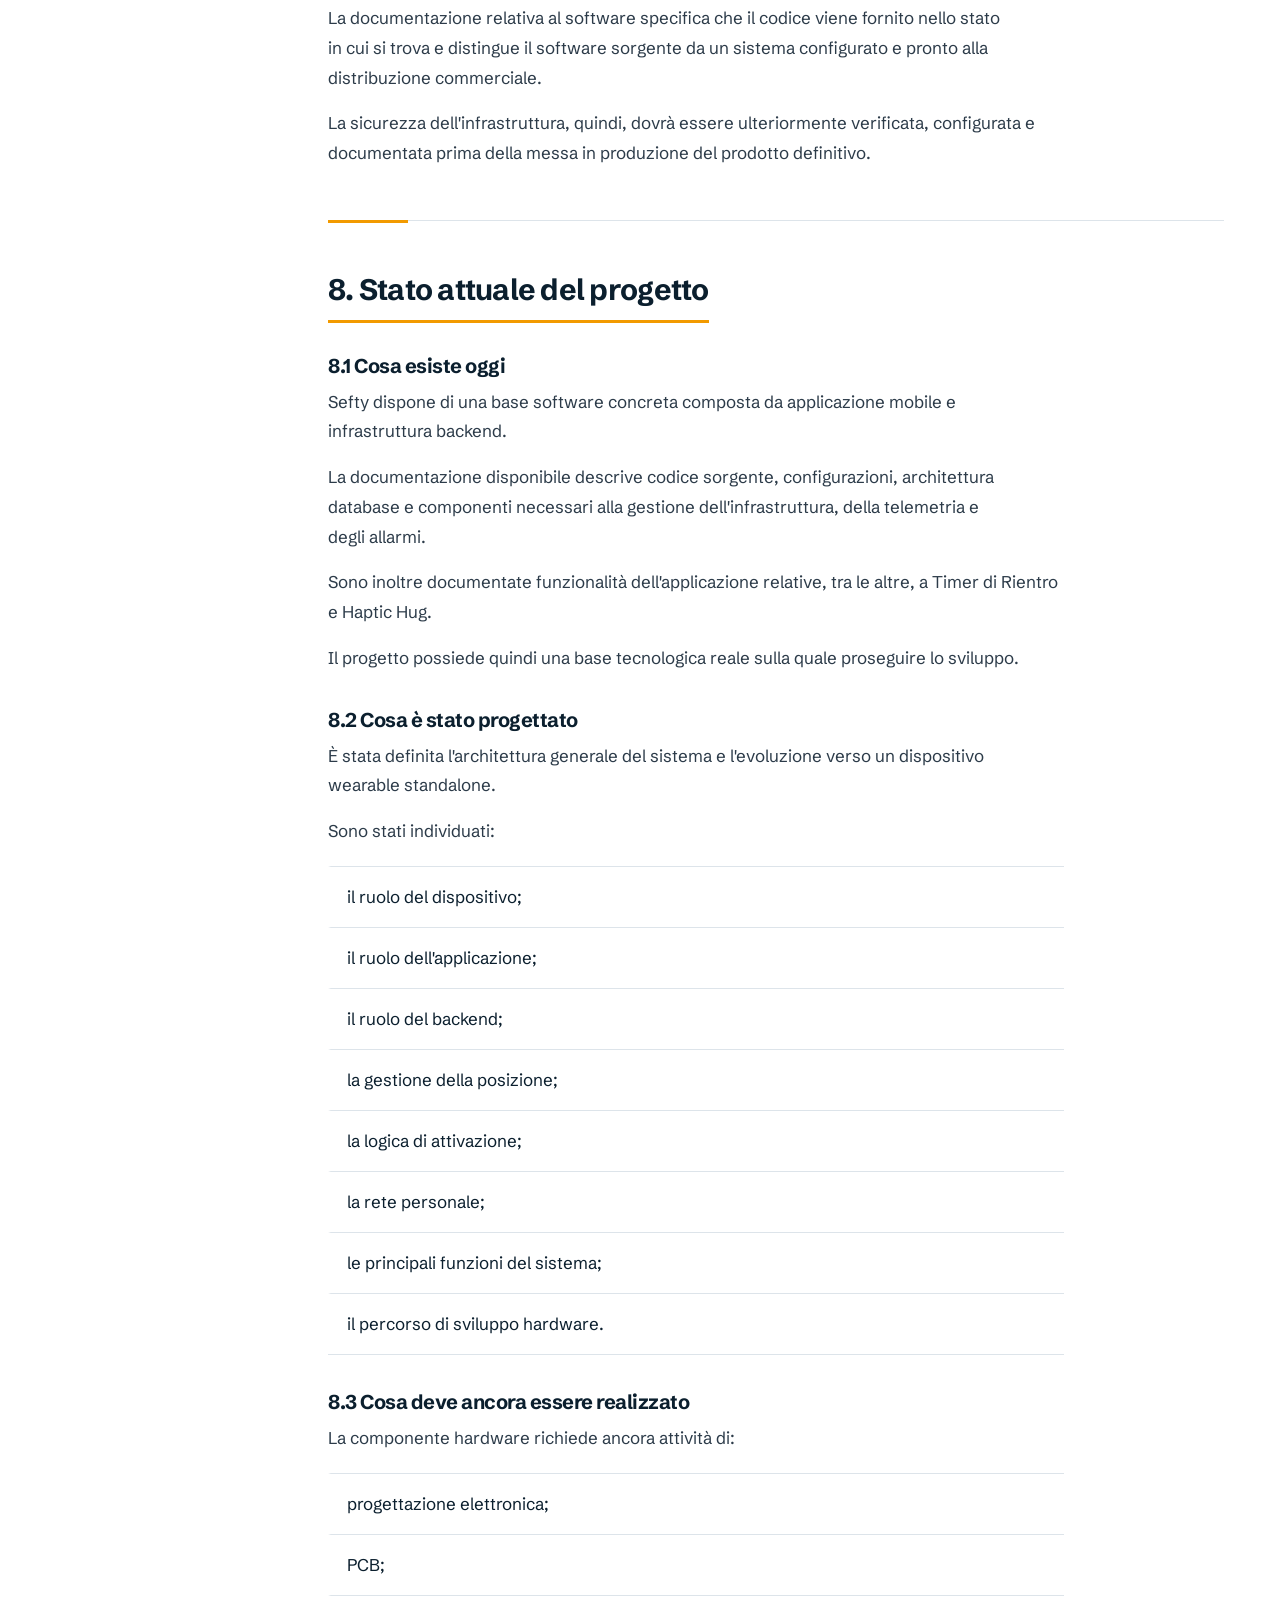
<file: notte.html>
<!DOCTYPE html>
<html lang="it">

<head>
    <meta charset="UTF-8">
    <meta name="viewport" content="width=device-width, initial-scale=1.0">
    <script>
        
        document.documentElement.classList.add('js');
        setTimeout(function () { if (!window.__sefty) document.documentElement.classList.remove('js'); }, 4000);
    </script>

    <meta name="theme-color" content="#10222f">

    <link rel="icon" href="img/favicon.svg" type="image/svg+xml">

    <link rel="preconnect" href="https://fonts.googleapis.com">
    <link rel="preconnect" href="https://fonts.gstatic.com" crossorigin>
    <link href="https://fonts.googleapis.com/css2?family=Schibsted+Grotesk:wght@400..800&amp;display=swap" rel="stylesheet">
    <link rel="stylesheet" href="css/style.css?v=mobile-2">
    <script src="javascripts/index.js?v=mobile-2" defer></script>

    <title>Sefty Notte | Sistema per la sicurezza personale</title>
    <meta name="description" content="Scopri Sefty Notte: applicazione, rete di fiducia e progetto wearable per semplificare la richiesta di aiuto. Funzioni, sviluppo e validazione.">
    <meta name="robots" content="noindex, nofollow, noarchive, nosnippet"> <!-- disattiva -->
    <link rel="canonical" href="https://www.sefty.it/notte.html">
    <meta property="og:type" content="website">
    <meta property="og:site_name" content="Sefty">
    <meta property="og:locale" content="it_IT">
    <meta property="og:title" content="Sefty Notte | Sistema per la sicurezza personale">
    <meta property="og:description" content="Scopri Sefty Notte: applicazione, rete di fiducia e progetto wearable per semplificare la richiesta di aiuto. Funzioni, sviluppo e validazione.">
    <meta property="og:image" content="https://www.sefty.it/img/immagine-principale.jpeg">
    <meta property="og:image:width" content="1600">
    <meta property="og:image:height" content="717">
    <meta property="og:image:alt" content="Panorama urbano notturno con strade e connessioni illuminate">
    <meta name="twitter:card" content="summary_large_image">
    <meta name="twitter:title" content="Sefty Notte | Sistema per la sicurezza personale">
    <meta name="twitter:description" content="Scopri Sefty Notte: applicazione, rete di fiducia e progetto wearable per semplificare la richiesta di aiuto. Funzioni, sviluppo e validazione.">
    <meta name="twitter:image" content="https://www.sefty.it/img/immagine-principale.jpeg">
    <meta name="twitter:image:alt" content="Panorama urbano notturno con strade e connessioni illuminate">
    <meta property="og:url" content="https://www.sefty.it/notte.html">
    <script type="application/ld+json">{"@context":"https://schema.org","@graph":[{"@type":"Organization","name":"Sefty","description":"Progetto tecnologico di sicurezza personale, supervisione e rete di supporto.","@id":"https://www.sefty.it/#organization","url":"https://www.sefty.it/"},{"@type":"WebSite","name":"Sefty","inLanguage":"it-IT","@id":"https://www.sefty.it/#website","url":"https://www.sefty.it/","publisher":{"@id":"https://www.sefty.it/#organization"}},{"@type":"WebPage","name":"Sefty Notte | Sistema per la sicurezza personale","description":"Scopri Sefty Notte: applicazione, rete di fiducia e progetto wearable per semplificare la richiesta di aiuto. Funzioni, sviluppo e validazione.","inLanguage":"it-IT","@id":"https://www.sefty.it/notte.html#webpage","url":"https://www.sefty.it/notte.html","isPartOf":{"@id":"https://www.sefty.it/#website"},"about":{"@id":"https://www.sefty.it/#organization"},"breadcrumb":{"@id":"https://www.sefty.it/notte.html#breadcrumb"}},{"@type":"BreadcrumbList","@id":"https://www.sefty.it/notte.html#breadcrumb","itemListElement":[{"@type":"ListItem","position":1,"name":"Home","item":"https://www.sefty.it/"},{"@type":"ListItem","position":2,"name":"Notte","item":"https://www.sefty.it/notte.html"}]}]}</script>
</head>

<body>
    <a class="skip-link" href="#main">Vai al contenuto</a>
<header class="site-header">
        <div class="wrap header-inner">
            <a class="brand" href="index.html" aria-label="Torna alla home di Sefty">Sefty</a>
            <button class="nav-toggle" id="navToggle" type="button" aria-expanded="false" aria-controls="siteNav" aria-label="Apri menu navigazione">
                <svg class="icon icon-open" viewbox="0 0 24 24" aria-hidden="true"><path d="M4 7h16M4 12h16M4 17h16"></path></svg><svg class="icon icon-close" viewbox="0 0 24 24" aria-hidden="true"><path d="M6 6l12 12M18 6 6 18"></path></svg>
            </button>
            <nav class="nav" id="siteNav" aria-label="Menu principale"><ul><li><a href="impatto.html">Impatto</a></li><li><a href="notte.html" aria-current="page">Notte</a></li><li><a href="giorno.html">Giorno</a></li><li><a href="funzionamento.html">Funzionamento</a></li><li><a href="community.html">Community</a></li><li><a href="visione.html">Visione</a></li><li><a href="progetto.html">Progetto</a></li></ul></nav>
        </div>
        <div class="progress" aria-hidden="true"><span id="progressBar"></span></div>
    </header>
    <main id="main">
        <div class="page-head rings-light">
            <div class="wrap">
                <div><nav class="breadcrumbs" aria-label="Percorso"><a href="index.html">Home</a><span aria-hidden="true"> / </span><span aria-current="page">Notte</span></nav>
                    <span class="kicker">Sefty Notte</span>
                    <h1><span class="hw"><span style="--w:0">Sistema</span></span> <span class="hw"><span style="--w:1">integrato</span></span> <span class="hw"><span style="--w:2">per</span></span> <span class="hw"><span style="--w:3">la</span></span> <span class="hw"><span style="--w:4">sicurezza</span></span> <span class="hw"><span style="--w:5">personale</span></span> </h1><p class="lead">Sefty Notte nasce con l'obiettivo di sviluppare un sistema dedicato alla sicurezza personale, pensato per permettere a una persona di chiedere aiuto in modo semplice e di mettere in comunicazione l'evento con una rete di supporto precedentemente definita.</p></div>
                <div class="page-art" aria-hidden="true"><svg class="art-svg" viewbox="0 0 360 220" preserveaspectratio="xMidYMid slice" aria-hidden="true" focusable="false"><g fill="none" stroke="currentColor" stroke-opacity=".3"><path d="M180 110 L52 48"></path><path d="M180 110 L312 56"></path><path d="M180 110 L44 168"></path><path d="M180 110 L320 172"></path><path d="M180 110 L96 204"></path><path d="M180 110 L268 20"></path></g>
<g fill="none" stroke="var(--signal)" stroke-width="1.6"><circle class="rip" style="--delay:0s" cx="180" cy="110" r="46"></circle><circle class="rip" style="--delay:0.6s" cx="180" cy="110" r="46"></circle><circle class="rip" style="--delay:1.2s" cx="180" cy="110" r="46"></circle></g>
<g fill="currentColor"><circle class="pop" style="--i:0" cx="52" cy="48" r="5"></circle><circle class="pop" style="--i:1" cx="312" cy="56" r="5"></circle><circle class="pop" style="--i:2" cx="44" cy="168" r="5"></circle><circle class="pop" style="--i:3" cx="320" cy="172" r="5"></circle><circle class="pop" style="--i:4" cx="96" cy="204" r="5"></circle><circle class="pop" style="--i:5" cx="268" cy="20" r="5"></circle></g>
<rect x="152" y="-12" width="56" height="84" fill="var(--art-strap)"></rect>
<rect x="152" y="148" width="56" height="84" fill="var(--art-strap)"></rect>
<rect x="138" y="68" width="84" height="84" rx="24" fill="var(--art-solid)" stroke="currentColor" stroke-width="2"></rect>
<circle cx="180" cy="110" r="24" fill="none" stroke="currentColor" stroke-opacity=".55" stroke-width="1.5"></circle>
<circle cx="180" cy="110" r="9" fill="var(--signal)"></circle>
<rect x="220" y="98" width="7" height="24" rx="3" fill="var(--signal)"></rect></svg></div>
            </div>
        </div>
        <div class="wrap layout">
            <nav class="toc" aria-label="In questa pagina">
                <details class="toc-disclosure"><summary>In questa pagina</summary><ul><li><a href="#s1">1. Introduzione</a></li><li><a href="#s2">2. Il problema della sicurezza personale</a></li><li><a href="#s3">3. La soluzione Sefty Notte</a></li><li><a href="#s4">4. Obiettivi funzionali</a></li><li><a href="#s5">5. Funzionamento dell'emergenza</a></li><li><a href="#s6">6. Funzionalità dell'applicazione</a></li><li><a href="#s7">7. Protezione dei dati</a></li><li><a href="#s8">8. Stato attuale del progetto</a></li><li><a href="#s9">9. Percorso di sviluppo</a></li><li><a href="#s10">10. Conclusione</a></li></ul></details></nav>
            <div class="prose"><section id="s1"><h2>1. Introduzione</h2><h3>1.1 Contesto</h3><p>Sefty Notte nasce con l'obiettivo di sviluppare un sistema dedicato alla sicurezza personale, pensato per permettere a una persona di chiedere aiuto in modo semplice e di mettere in comunicazione l'evento con una rete di supporto precedentemente definita.</p><p>Il progetto parte da una situazione concreta: in un momento di difficoltà o di possibile pericolo, l'utente potrebbe avere bisogno di attivare rapidamente una richiesta di aiuto senza dover eseguire una sequenza complessa di operazioni.</p><p>Per affrontare questo problema, Sefty combina una componente software, costituita da applicazione mobile e infrastruttura backend, con una componente hardware wearable prevista nell'evoluzione del progetto.</p><p>L'obiettivo non è quindi realizzare esclusivamente un dispositivo che invia un segnale, ma costruire un sistema nel quale l'attivazione dell'utente, la localizzazione, la comunicazione e la gestione dell'evento siano collegate tra loro.</p><h3>1.2 Il problema</h3><p>In una situazione di possibile emergenza, diversi fattori possono rendere difficile una richiesta di aiuto:</p><ul class="rules"><li>il tempo necessario per accedere allo smartphone;</li><li>il numero di operazioni necessarie per attivare una funzione;</li><li>la difficoltà di comunicare rapidamente la propria posizione;</li><li>la possibilità di generare accidentalmente un allarme;</li><li>la necessità di raggiungere le persone giuste;</li><li>la necessità di mantenere disponibili le informazioni durante l'evento.</li></ul><p>Una soluzione efficace deve quindi considerare contemporaneamente interazione, comunicazione, localizzazione e gestione dell'evento.</p><p>Sefty affronta il problema cercando di spostare la complessità dal lato dell'utente al lato del sistema.</p><h3>1.3 Origine del progetto</h3><p>Il progetto è stato sviluppato inizialmente attraverso una piattaforma software e successivamente orientato verso un dispositivo wearable dedicato.</p><p>La base software comprende un'applicazione mobile e un'infrastruttura backend. La documentazione disponibile descrive un'architettura composta, tra gli altri elementi, da backend FastAPI/Python, PostgreSQL/PostGIS, MQTT, Redis, Docker e applicazione mobile Expo/React Native. Sono inoltre documentate funzioni relative alla ricezione della telemetria e alla gestione e distribuzione degli allarmi.</p><p>Questo significa che Sefty dispone già di una base tecnologica concreta, ma che il progetto non deve essere considerato, allo stato attuale, un prodotto hardware definitivo e industrializzato.</p><h3>1.4 Principio progettuale</h3><p>Il principio alla base di Sefty è semplice:</p><p>l'utente deve poter compiere un'azione semplice; il sistema deve occuparsi della gestione delle operazioni successive.</p><p>Nel caso di un'emergenza, il percorso progettato può essere rappresentato come:</p><p class="flow-label">attivazione → verifica → conferma → localizzazione → comunicazione → gestione dell'evento → conclusione.</p><p>La tecnologia deve quindi ridurre, per quanto possibile, il numero di decisioni e operazioni richieste alla persona nel momento in cui chiede aiuto.</p><h3>1.5 Stato generale del progetto</h3><p>Il progetto si trova attualmente in una fase intermedia tra sviluppo software e sviluppo del prodotto completo.</p><p>Sono distinguibili quattro livelli:</p><ul class="rules"><li>base software: sviluppata e documentata;</li><li>architettura del sistema: definita;</li><li>dispositivo wearable standalone: progettato a livello funzionale e architetturale, ma ancora da ingegnerizzare e validare;</li><li>prodotto complessivo: ancora da sottoporre a validazione tecnica, utilizzo sul campo, industrializzazione e validazione di mercato.</li></ul><p>Il Piano di Sviluppo Operativo prevede infatti una progressione dalla base software verso l'ingegnerizzazione hardware, la produzione di unità pilota, i test sul campo, la pre-serie, la compliance e la successiva validazione di mercato.</p></section><section id="s2"><h2>2. Il problema della sicurezza personale</h2><h3>2.1 La semplicità dell'attivazione</h3><p>Una funzione di emergenza può essere tecnicamente disponibile ma risultare poco utile se, nel momento del bisogno, richiede troppe operazioni.</p><p>Sefty è progettato per ridurre questa complessità.</p><p>Il principio è quello di predisporre in anticipo le informazioni necessarie, come i destinatari delle comunicazioni, in modo che durante l'evento l'utente debba compiere il minor numero possibile di azioni.</p><h3>2.2 Il ruolo dello smartphone</h3><p>Lo smartphone rappresenta oggi un importante strumento per la gestione della posizione, delle comunicazioni e delle notifiche.</p><p>Tuttavia, richiedere all'utente di prendere il telefono, sbloccarlo, individuare l'applicazione e raggiungere la funzione desiderata può introdurre diversi passaggi.</p><p>Per questo il progetto prevede due livelli:</p><h3>1. una piattaforma mobile, già sviluppata;</h3><h3>2. un dispositivo wearable standalone, progettato per permettere un'interazione fisica più diretta.</h3><p>La seconda componente rappresenta però una parte ancora in sviluppo e non deve essere descritta come un prodotto hardware già completato.</p><h3>2.3 Il fattore tempo</h3><p>In una situazione di possibile pericolo, il tempo necessario per attivare la richiesta di aiuto costituisce un parametro importante.</p><p>Sefty è quindi progettato per ridurre il numero di operazioni richieste all'utente.</p><p>La rapidità effettiva del sistema non viene tuttavia considerata un risultato già dimostrato: deve essere misurata attraverso test specifici. Il piano di sviluppo prevede infatti test dedicati alla rapidità di attivazione dell'emergenza.</p><h3>2.4 Il rischio di attivazioni accidentali</h3><p>Un secondo problema riguarda i falsi allarmi.</p><p>Un dispositivo che può essere attivato rapidamente deve anche evitare, per quanto possibile, che una pressione involontaria venga interpretata immediatamente come un'emergenza.</p><p>Per questo la progettazione prevede una fase iniziale di feedback e conferma prima dell'attivazione completa dell'evento.</p><p>L'efficacia di questa soluzione dovrà essere verificata attraverso test e successiva raccolta di dati durante il pilot. Il piano prevede espressamente l'analisi dei falsi positivi e dei relativi dati di utilizzo.</p><h3>2.5 La localizzazione</h3><p>In un evento di sicurezza, comunicare semplicemente che una persona ha bisogno di aiuto può non essere sufficiente.</p><p>È necessario associare all'evento, quando previsto e consentito, anche un'informazione geografica.</p><p>La base software di Sefty comprende già componenti per la gestione di dati geospaziali, inclusa un'architettura PostgreSQL/PostGIS.</p><p>Nella futura versione standalone, la localizzazione dovrà essere gestita direttamente dal dispositivo attraverso l'integrazione del sistema GNSS previsto dall'architettura hardware.</p><h3>2.6 La continuità della comunicazione</h3><p>L'evento non deve essere considerato soltanto come un messaggio inviato una volta.</p><p>L'architettura è concepita per gestire l'evento e le relative informazioni attraverso l'infrastruttura software.</p><p>La base software esistente comprende già logiche di ricezione della telemetria e di smistamento degli allarmi.</p><p>La completa integrazione tra dispositivo standalone, rete cellulare, localizzazione e backend costituisce invece una fase successiva di sviluppo e dovrà essere sottoposta a test end-to-end.</p><h3>2.7 Requisiti derivati dal problema</h3><p>Da queste esigenze derivano i principali requisiti progettuali di Sefty Notte:</p><h3>1. attivazione semplice;</h3><h3>2. riduzione delle operazioni richieste all'utente;</h3><h3>3. possibilità di interrompere un'attivazione accidentale;</h3><h3>4. feedback immediato;</h3><h3>5. gestione della posizione;</h3><h3>6. comunicazione dell'evento;</h3><h3>7. gestione continuativa dell'evento;</h3><h3>8. possibilità di utilizzo quotidiano;</h3><h3>9. protezione dei dati;</h3><h3>10. progressiva riduzione della dipendenza dallo smartphone.</h3></section><section id="s3"><h2>3. La soluzione Sefty Notte</h2><h3>3.1 Un sistema integrato</h3><p>Sefty Notte non è concepito come un semplice pulsante SOS.</p><p>È un sistema composto da più livelli:</p><p class="flow-label">persona → interfaccia/dispositivo → applicazione → backend → rete di supporto.</p><p>Ogni livello svolge una funzione specifica.</p><p>Il dispositivo rappresenta il punto di interazione con la persona.</p><p>L'applicazione permette di configurare e utilizzare i servizi.</p><p>Il backend coordina le informazioni e le comunicazioni.</p><p>La rete di supporto rappresenta il livello umano al quale possono essere indirizzate le informazioni dell'evento.</p><h3>3.2 Il dispositivo wearable</h3><p>L'evoluzione prevista del progetto comprende un dispositivo wearable dedicato alla sicurezza personale.</p><p>Il dispositivo è concepito per essere discreto e utilizzabile quotidianamente, evitando di trasformare l'emergenza in un'interazione complessa.</p><p>A livello architetturale sono stati individuati i principali elementi necessari:</p><ul class="rules"><li>comando fisico di attivazione;</li><li>sistema di elaborazione;</li><li>connettività cellulare;</li><li>localizzazione GNSS;</li><li>batteria;</li><li>gestione dell'alimentazione;</li><li>feedback aptico;</li><li>comunicazione con l'infrastruttura software.</li></ul><p>Questa è una definizione progettuale, non la descrizione di un prodotto hardware già pronto per la produzione.</p><p>Il percorso di sviluppo previsto comprende infatti progettazione della PCB, selezione dei componenti e dei fornitori, sviluppo del firmware, prototipazione, test e successiva realizzazione di unità pilota.</p><h3>3.3 L'applicazione mobile</h3><p>L'applicazione mobile costituisce una delle componenti già presenti del progetto.</p><p>È il livello attraverso il quale l'utente può gestire le funzioni digitali del sistema e configurare gli elementi necessari all'utilizzo.</p><p>La documentazione tecnica disponibile identifica l'applicazione mobile come parte dell'architettura software esistente e ne indica lo sviluppo tramite Expo/React Native.</p><p>L'applicazione rappresenta quindi una base già sviluppata, ma continuerà a essere modificata e integrata durante l'evoluzione del prodotto.</p><h3>3.4 Il backend</h3><p>Il backend è il livello software che coordina i dati e le comunicazioni del sistema.</p><p>La base esistente comprende FastAPI/Python, PostgreSQL/PostGIS, MQTT, Redis e Docker, oltre alle componenti necessarie alla gestione della telemetria e degli allarmi.</p><p>La presenza di questa infrastruttura costituisce uno degli elementi concreti già disponibili nel progetto.</p><h3>3.5 La rete personale di supporto</h3><p>Sefty introduce il concetto di Trusted Circle, cioè una rete personale di persone che l'utente può associare al proprio sistema.</p><p>Il principio è quello di predisporre prima dell'evento i destinatari delle comunicazioni.</p><p>In questo modo, quando si verifica una situazione di difficoltà, la persona non deve necessariamente decidere in quel momento chi contattare.</p><p>Il Trusted Circle rappresenta quindi il primo livello della rete di supporto di Sefty.</p><h3>3.6 Evoluzione verso il funzionamento standalone</h3><p>L'obiettivo della componente standalone è permettere al dispositivo di gestire direttamente le funzioni necessarie alla comunicazione e alla localizzazione, riducendo la dipendenza dall'interazione con lo smartphone.</p><p>Questa evoluzione richiede ancora attività di sviluppo hardware e firmware.</p><p>Il Piano di Sviluppo Operativo prevede esplicitamente una progressione dall'utilizzo della piattaforma software verso l'integrazione graduale del dispositivo standalone e successivamente verso lotti pilota.</p></section><section id="s4"><h2>4. Obiettivi funzionali</h2><h3>4.1 Semplificare la richiesta di aiuto</h3><p>Il primo obiettivo è rendere l'attivazione più semplice possibile.</p><p>La persona deve poter compiere un'azione chiara e il sistema deve gestire le operazioni successive.</p><h3>4.2 Ridurre il tempo di attivazione</h3><p>Il progetto mira a ridurre il numero di passaggi necessari per generare un evento.</p><p>La velocità effettiva dovrà essere misurata attraverso test e non viene considerata un risultato già acquisito.</p><h3>4.3 Ridurre i falsi allarmi</h3><p>Il sistema deve distinguere, per quanto possibile, un'attivazione intenzionale da una pressione accidentale.</p><p>La finestra di conferma e il feedback aptico sono progettati con questa finalità.</p><p>Il loro comportamento dovrà essere verificato in fase di test.</p><h3>4.4 Mantenere disponibili le informazioni necessarie</h3><p>Durante un evento, il sistema deve poter gestire le informazioni necessarie alla sua elaborazione, in particolare posizione, stato e destinatari della comunicazione.</p><p>La corretta gestione di queste informazioni dovrà essere verificata attraverso test integrati.</p><h3>4.5 Rendere il sistema utilizzabile anche fuori dall'emergenza</h3><p>Un ulteriore obiettivo è evitare che il dispositivo abbia un'utilità limitata al solo momento dell'allarme.</p><p>Per questo il progetto comprende funzioni orientate all'utilizzo quotidiano, come il Timer di Rientro e Haptic Hug.</p><p>La documentazione tecnica del Timer descrive una gestione mobile e server con conto alla rovescia, possibilità di estensione, annullamento e controllo lato server. La stessa documentazione descrive Haptic Hug come meccanismo di comunicazione aptica associato ai contatti fidati.</p></section><section id="s5"><h2>5. Funzionamento dell'emergenza</h2><h3>5.1 Condizione normale</h3><p>In condizioni normali il sistema rimane disponibile senza richiedere un'interazione continua.</p><p>L'obiettivo è fare in modo che l'utente possa utilizzare il sistema senza doverlo considerare esclusivamente come uno strumento di emergenza.</p><h3>5.2 Attivazione</h3><p>L'architettura prevista utilizza un comando fisico dedicato.</p><p>L'utente effettua l'attivazione attraverso un'azione semplice.</p><p>Il sistema rileva il comando e avvia la fase di verifica.</p><h3>5.3 Feedback iniziale</h3><p>Il sistema fornisce un feedback aptico per comunicare all'utente che l'attivazione è stata rilevata.</p><p>Questo feedback rappresenta il primo elemento di comunicazione tra dispositivo e persona.</p><h3>5.4 Fase anti-falso positivo</h3><p>Dopo la prima attivazione è prevista una breve finestra durante la quale l'utente può interrompere l'evento.</p><p>Lo scopo è evitare che un'azione accidentale venga trasformata immediatamente in una richiesta di aiuto completa.</p><h3>5.5 Conferma</h3><p>Se l'utente non interrompe l'attivazione entro la finestra prevista, il sistema considera confermato l'evento.</p><p>Da quel momento vengono avviate le procedure previste dall'architettura.</p><h3>5.6 Localizzazione</h3><p>La posizione viene associata all'evento secondo le modalità previste dal sistema.</p><p>Nella soluzione standalone, la localizzazione dovrà essere ottenuta direttamente dal dispositivo tramite il modulo GNSS previsto.</p><h3>5.7 Comunicazione</h3><p>L'evento viene trasmesso all'infrastruttura e gestito secondo le regole definite.</p><p>La base software già esistente comprende la logica di gestione e smistamento degli allarmi.</p><p>La completa integrazione con il futuro hardware dovrà essere verificata attraverso test end-to-end.</p><h3>5.8 Gestione dell'evento</h3><p>Durante l'evento il sistema deve mantenere disponibili le informazioni necessarie alla sua gestione e permettere ai destinatari previsti di ricevere le comunicazioni secondo le regole definite.</p><p>Le modalità definitive di gestione dovranno essere verificate insieme all'integrazione hardware, alla connettività e alle procedure di backend.</p><h3>5.9 Conclusione</h3><p>L'evento viene terminato secondo le procedure definite dal sistema.</p><p>Anche il ciclo completo di apertura, gestione e chiusura dell'evento dovrà essere verificato durante la validazione complessiva.</p></section><section id="s6"><h2>6. Funzionalità dell'applicazione</h2><h3>6.1 Profilo</h3><p>L'applicazione rappresenta il punto di accesso alle funzioni digitali di Sefty.</p><p>Il profilo collega l'utente ai servizi disponibili e alle configurazioni necessarie al funzionamento del sistema.</p><h3>6.2 Contatti Fidati</h3><p>I Contatti Fidati costituiscono la rete personale dell'utente.</p><p>La loro funzione è permettere di predisporre preventivamente le persone alle quali associare le comunicazioni rilevanti.</p><p>Questo riduce la necessità di effettuare scelte durante una situazione di possibile emergenza.</p><h3>6.3 Mappa</h3><p>La mappa rappresenta la componente geografica dell'applicazione.</p><p>Permette di visualizzare le informazioni di posizione secondo le funzioni disponibili.</p><p>L'architettura backend comprende PostgreSQL/PostGIS, a conferma della presenza di una componente geospaziale nella base software.</p><h3>6.4 Timer di Rientro</h3><p>Il Timer di Rientro introduce un utilizzo preventivo della piattaforma.</p><p>L'utente può impostare un periodo di tempo entro il quale prevede di rientrare e può comunicare il proprio rientro oppure estendere il tempo previsto.</p><p>La documentazione tecnica descrive inoltre una componente server-side che controlla lo stato del timer, oltre alle funzioni presenti nell'applicazione.</p><p>Il valore progettuale di questa funzione è permettere a Sefty di accompagnare la persona anche prima che si verifichi un'emergenza.</p><h3>6.5 Haptic Hug</h3><p>Haptic Hug è una funzione di comunicazione aptica collegata alla rete personale.</p><p>L'idea è utilizzare una forma di feedback fisico per creare una comunicazione discreta tra utenti.</p><p>La sua integrazione completa con il futuro wearable rappresenta un'evoluzione del progetto.</p></section><section id="s7"><h2>7. Protezione dei dati</h2><h3>7.1 Privacy by Design</h3><p>La gestione della sicurezza personale comporta necessariamente la gestione di informazioni potenzialmente delicate, in particolare della posizione.</p><p>Per questo la protezione dei dati deve essere considerata parte dell'architettura e non un'attività successiva alla realizzazione del prodotto.</p><p>Il Piano di Sviluppo Operativo include infatti la Privacy-by-Design tra le attività previste per la piattaforma.</p><h3>7.2 Minimizzazione dei dati</h3><p>Il sistema dovrà raccogliere e conservare soltanto le informazioni necessarie alle funzioni effettivamente utilizzate.</p><p>Questo principio dovrà essere applicato alla posizione, agli eventi e alle informazioni associate all'utente.</p><h3>7.3 Accesso alla posizione</h3><p>La posizione deve essere trattata secondo regole precise relative a:</p><ul class="rules"><li>quando viene acquisita;</li><li>per quale finalità;</li><li>chi può accedervi;</li><li>per quanto tempo viene conservata;</li><li>quando deve essere cancellata o resa non più disponibile.</li></ul><p>Questi aspetti dovranno essere definiti e verificati nelle successive fasi di sviluppo e compliance.</p><h3>7.4 Sicurezza dell'infrastruttura</h3><p>La disponibilità di una base software non equivale automaticamente alla conformità o alla sicurezza di un prodotto commerciale.</p><p>La documentazione relativa al software specifica che il codice viene fornito nello stato in cui si trova e distingue il software sorgente da un sistema configurato e pronto alla distribuzione commerciale.</p><p>La sicurezza dell'infrastruttura, quindi, dovrà essere ulteriormente verificata, configurata e documentata prima della messa in produzione del prodotto definitivo.</p></section><section id="s8"><h2>8. Stato attuale del progetto</h2><h3>8.1 Cosa esiste oggi</h3><p>Sefty dispone di una base software concreta composta da applicazione mobile e infrastruttura backend.</p><p>La documentazione disponibile descrive codice sorgente, configurazioni, architettura database e componenti necessari alla gestione dell'infrastruttura, della telemetria e degli allarmi.</p><p>Sono inoltre documentate funzionalità dell'applicazione relative, tra le altre, a Timer di Rientro e Haptic Hug.</p><p>Il progetto possiede quindi una base tecnologica reale sulla quale proseguire lo sviluppo.</p><h3>8.2 Cosa è stato progettato</h3><p>È stata definita l'architettura generale del sistema e l'evoluzione verso un dispositivo wearable standalone.</p><p>Sono stati individuati:</p><ul class="rules"><li>il ruolo del dispositivo;</li><li>il ruolo dell'applicazione;</li><li>il ruolo del backend;</li><li>la gestione della posizione;</li><li>la logica di attivazione;</li><li>la rete personale;</li><li>le principali funzioni del sistema;</li><li>il percorso di sviluppo hardware.</li></ul><h3>8.3 Cosa deve ancora essere realizzato</h3><p>La componente hardware richiede ancora attività di:</p><ul class="rules"><li>progettazione elettronica;</li><li>PCB;</li><li>integrazione dei componenti;</li><li>sviluppo firmware;</li><li>integrazione della connettività;</li><li>GNSS;</li><li>alimentazione;</li><li>integrazione meccanica;</li><li>prototipazione;</li><li>test;</li><li>successive unità pilota.</li></ul><p>Il piano operativo identifica esplicitamente queste attività come parte del percorso di sviluppo.</p><h3>8.4 Cosa deve ancora essere verificato</h3><p>Devono ancora essere verificati, attraverso test appropriati:</p><ul class="rules"><li>affidabilità della comunicazione;</li><li>accuratezza e continuità della localizzazione;</li><li>autonomia del dispositivo;</li><li>comportamento del sistema in condizioni reali;</li><li>efficacia del meccanismo anti-falso positivo;</li><li>stabilità delle notifiche;</li><li>usabilità;</li><li>funzionamento end-to-end;</li><li>robustezza hardware;</li><li>sicurezza dell'infrastruttura;</li><li>conformità normativa.</li></ul><p>Il Piano di Sviluppo Operativo prevede una fase specifica di validazione sul campo con unità pilota, test di stress, survey, analisi dei falsi positivi e raccolta di feedback.</p><h3>8.5 Stato della validazione del mercato</h3><p>Il progetto ha individuato possibili contesti applicativi e modalità di sviluppo del mercato, tra cui utenti individuali, studenti, università, welfare aziendale, eventi e sperimentazioni territoriali.</p><p>Questi elementi rappresentano ipotesi progettuali e di mercato, non risultati già validati.</p><p>Sarà quindi necessario verificare attraverso il contatto con gli utenti:</p><ul class="rules"><li>quale problema viene percepito come prioritario;</li><li>quali funzioni vengono effettivamente utilizzate;</li><li>quali utenti sono maggiormente interessati;</li><li>quale frequenza di utilizzo può essere raggiunta;</li><li>quale disponibilità all'acquisto esiste;</li><li>quale modello economico può essere sostenibile.</li></ul><h3>8.6 Competenze</h3><p>La struttura attualmente prevista comprende competenze relative alla visione di prodotto ed ecosistema, agli aspetti legali e strategici e allo sviluppo hardware/software, con la previsione di ricorrere a supporti specialistici per compliance, certificazioni e consulenze.</p><p>La crescita del progetto richiederà quindi progressivamente l'integrazione delle competenze necessarie alle fasi tecniche e industriali successive.</p></section><section id="s9"><h2>9. Percorso di sviluppo</h2><p>Il progetto può essere ricondotto a quattro passaggi principali.</p><h3>9.1 Consolidamento software</h3><p>Proseguire lo sviluppo e il test dell'applicazione e dell'infrastruttura backend già presenti.</p><h3>9.2 Ingegnerizzazione hardware</h3><p>Trasformare l'architettura progettuale del wearable in un sistema elettronico e meccanico integrato.</p><h3>9.3 Prototipazione e validazione</h3><p>Realizzare unità prototipali e successivamente pilota, verificandone funzionamento, affidabilità e usabilità in condizioni reali.</p><h3>9.4 Industrializzazione e mercato</h3><p>Dopo le necessarie verifiche tecniche, affrontare ottimizzazione del prodotto, compliance, produzione pilota e validazione commerciale.</p><p>Questa progressione è coerente con il percorso indicato nel Piano di Sviluppo Operativo, che prevede ingegnerizzazione, validazione sul campo, industrializzazione/compliance e successiva validazione di mercato.</p></section><section id="s10"><h2>10. Conclusione</h2><p>Sefty Notte è un progetto di sicurezza personale che mira a rendere più semplice la richiesta di aiuto e a collegarla a una rete personale di supporto.</p><p>Il sistema combina una piattaforma software, già concretamente sviluppata, con un dispositivo wearable standalone progettato per rappresentare l'evoluzione hardware del progetto.</p><p>La componente software costituisce oggi la base tecnologica più concreta di Sefty: comprende applicazione mobile, backend e architetture dedicate alla gestione della posizione, delle comunicazioni e degli eventi.</p><p>La componente hardware, invece, si trova ancora nel percorso che porta dalla progettazione alla realizzazione e alla validazione. Restano da completare attività di ingegnerizzazione, prototipazione, integrazione, test, produzione pilota e successiva industrializzazione.</p><p>Anche le prestazioni del sistema e le ipotesi di mercato non vengono considerate già dimostrate: dovranno essere verificate attraverso test tecnici, utilizzo reale e attività di validazione con gli utenti.</p><p>Lo stato del progetto può quindi essere definito in modo semplice e oggettivo:</p><p>Sefty dispone oggi di una base software concreta e di un'architettura di prodotto definita; la fase successiva consiste nel trasformare questa base in un sistema hardware/software integrato, testato, validato e progressivamente industrializzabile.</p><p>L'obiettivo non è quindi presentare come concluso ciò che è ancora in sviluppo, ma costruire progressivamente un prodotto nel quale funzionamento, affidabilità, usabilità, sicurezza dei dati e sostenibilità industriale possano essere dimostrati attraverso evidenze tecniche e utilizzo reale.</p></section></div></div>
        <section class="related band-mist">
            <div class="wrap">
                <ul class="related-grid"><li class="tile"><h3><a class="tile-link" href="impatto.html">Impatto</a></h3><span class="tile-arrow" aria-hidden="true">→</span></li><li class="tile"><h3><a class="tile-link" href="giorno.html">Giorno</a></h3><span class="tile-arrow" aria-hidden="true">→</span></li><li class="tile"><h3><a class="tile-link" href="funzionamento.html">Funzionamento</a></h3><span class="tile-arrow" aria-hidden="true">→</span></li><li class="tile"><h3><a class="tile-link" href="community.html">Community</a></h3><span class="tile-arrow" aria-hidden="true">→</span></li><li class="tile"><h3><a class="tile-link" href="visione.html">Visione</a></h3><span class="tile-arrow" aria-hidden="true">→</span></li><li class="tile"><h3><a class="tile-link" href="progetto.html">Progetto</a></h3><span class="tile-arrow" aria-hidden="true">→</span></li></ul>
            </div>
        </section>
    </main>
<footer class="site-footer"><div class="wrap"><div class="footer-grid"><div><a class="brand" href="index.html"><svg width="28" height="28" viewbox="0 0 28 28" aria-hidden="true"><rect width="28" height="28" rx="7" fill="#10222f"></rect><circle cx="14" cy="14" r="4.5" fill="#f29a00"></circle><circle cx="14" cy="14" r="9" fill="none" stroke="#f29a00" stroke-opacity=".45"></circle></svg>Sefty</a>
                    <p class="footer-tagline">dove la connessione diventa protezione</p></div><nav aria-label="Esplora Sefty"><h2>Esplora Sefty</h2><ul class="footer-links"><li><a href="impatto.html">Impatto</a></li><li><a href="notte.html">Notte</a></li><li><a href="giorno.html">Giorno</a></li><li><a href="funzionamento.html">Funzionamento</a></li><li><a href="community.html">Community</a></li><li><a href="visione.html">Visione</a></li><li><a href="progetto.html">Progetto</a></li></ul></nav><section class="footer-social" aria-label="Profili social"><h2>Seguici</h2><div class="footer-social-links"><a class="footer-social-link" data-social="instagram" aria-label="Instagram" title="Instagram"><svg viewBox="0 0 24 24" width="24" height="24" fill="none" stroke="currentColor" stroke-width="1.7" role="img" aria-label="Instagram"><rect x="3" y="3" width="18" height="18" rx="5"/><circle cx="12" cy="12" r="4"/><circle cx="17.5" cy="6.5" r="1" fill="currentColor" stroke="none"/></svg></a><a class="footer-social-link" data-social="linkedin-1" aria-label="LinkedIn — profilo 1" title="LinkedIn — profilo 1"><svg viewBox="0 0 24 24" width="24" height="24" fill="none" stroke="currentColor" stroke-width="1.7" role="img" aria-label="LinkedIn — profilo 1"><path fill="currentColor" stroke="none" d="M5.4 7.8H2.2V22h3.2V7.8ZM3.8 2a1.9 1.9 0 1 0 0 3.8 1.9 1.9 0 0 0 0-3.8ZM22 13.3c0-3.5-1.9-5.7-4.8-5.7-2.2 0-3.2 1.2-3.8 2V7.8h-3.2V22h3.2v-7.9c0-2.1.9-3.3 2.6-3.3 1.6 0 2.7 1.1 2.7 3.3V22H22v-8.7Z"/></svg></a><a class="footer-social-link" data-social="linkedin-2" aria-label="LinkedIn — profilo 2" title="LinkedIn — profilo 2"><svg viewBox="0 0 24 24" width="24" height="24" fill="none" stroke="currentColor" stroke-width="1.7" role="img" aria-label="LinkedIn — profilo 2"><path fill="currentColor" stroke="none" d="M5.4 7.8H2.2V22h3.2V7.8ZM3.8 2a1.9 1.9 0 1 0 0 3.8 1.9 1.9 0 0 0 0-3.8ZM22 13.3c0-3.5-1.9-5.7-4.8-5.7-2.2 0-3.2 1.2-3.8 2V7.8h-3.2V22h3.2v-7.9c0-2.1.9-3.3 2.6-3.3 1.6 0 2.7 1.1 2.7 3.3V22H22v-8.7Z"/></svg></a></div></section></div><p class="legal">Sefty</p></div></footer>
</body>

</html>
</file>
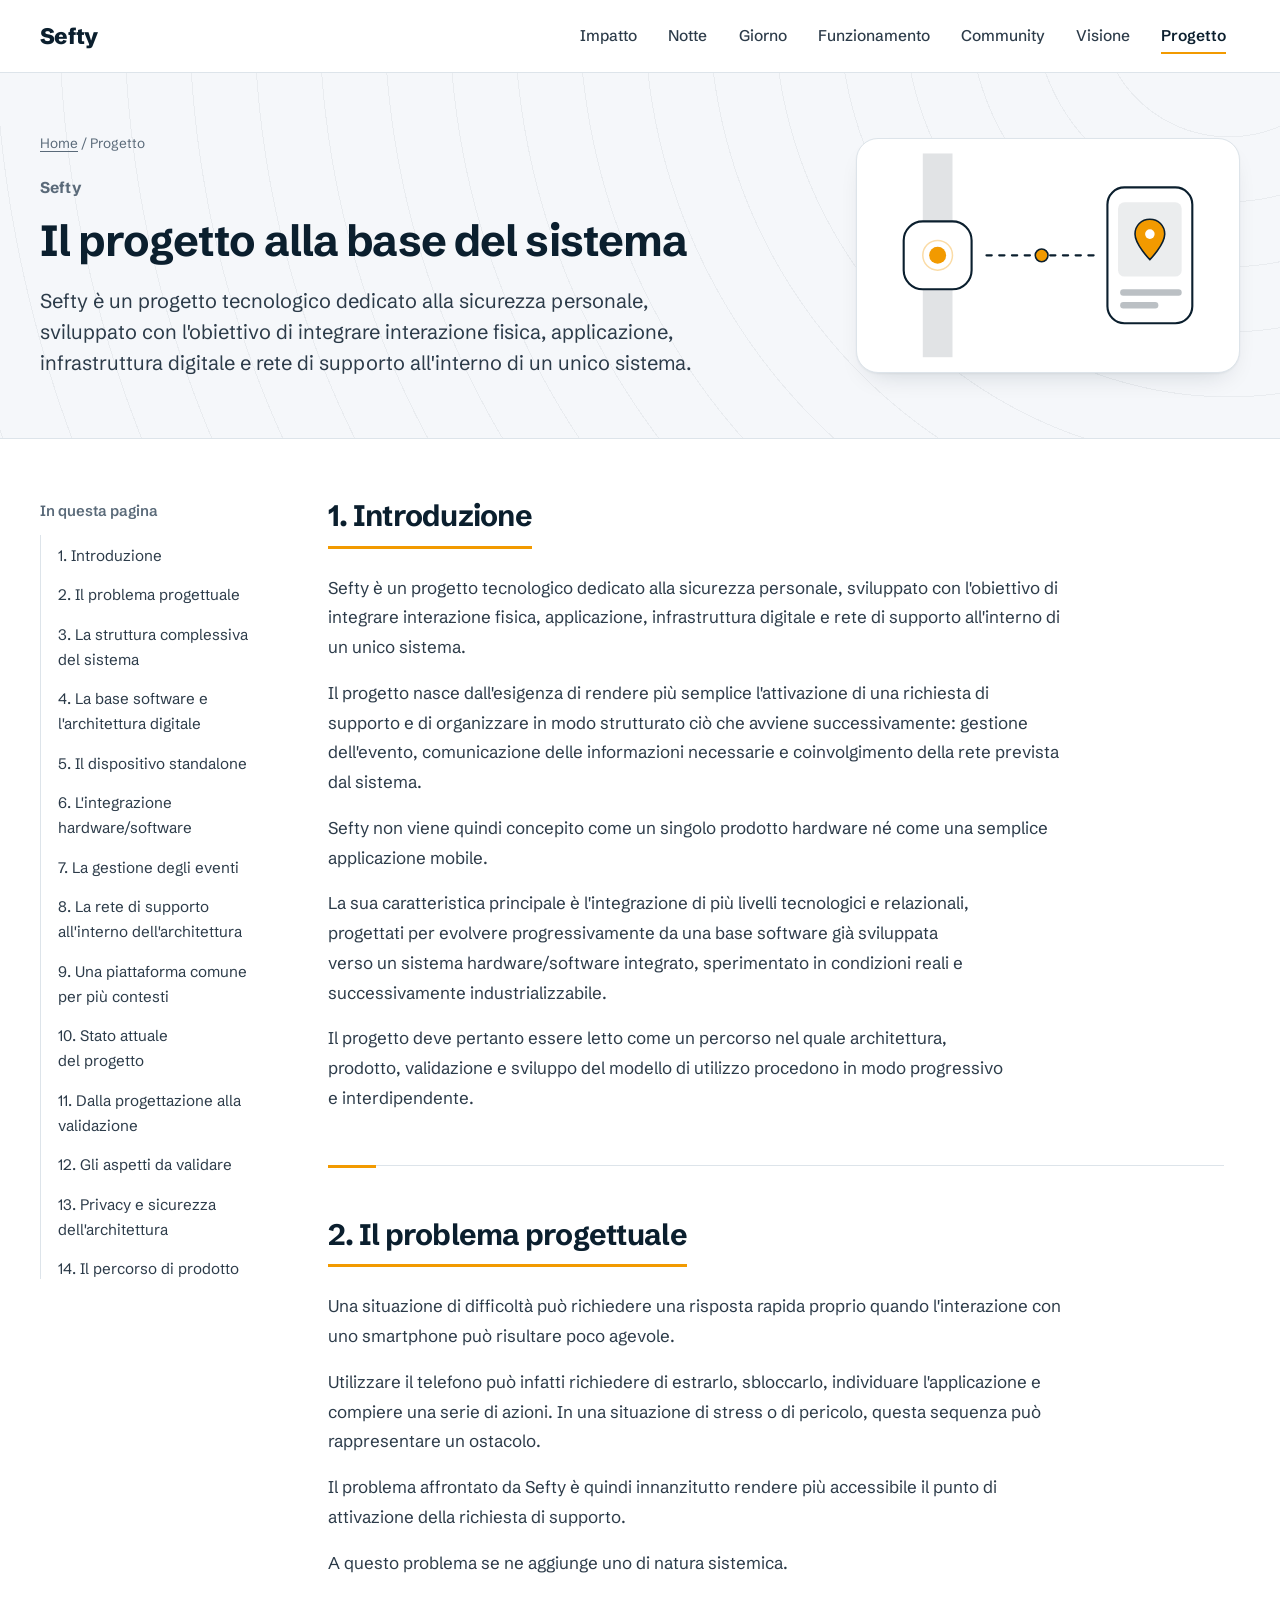
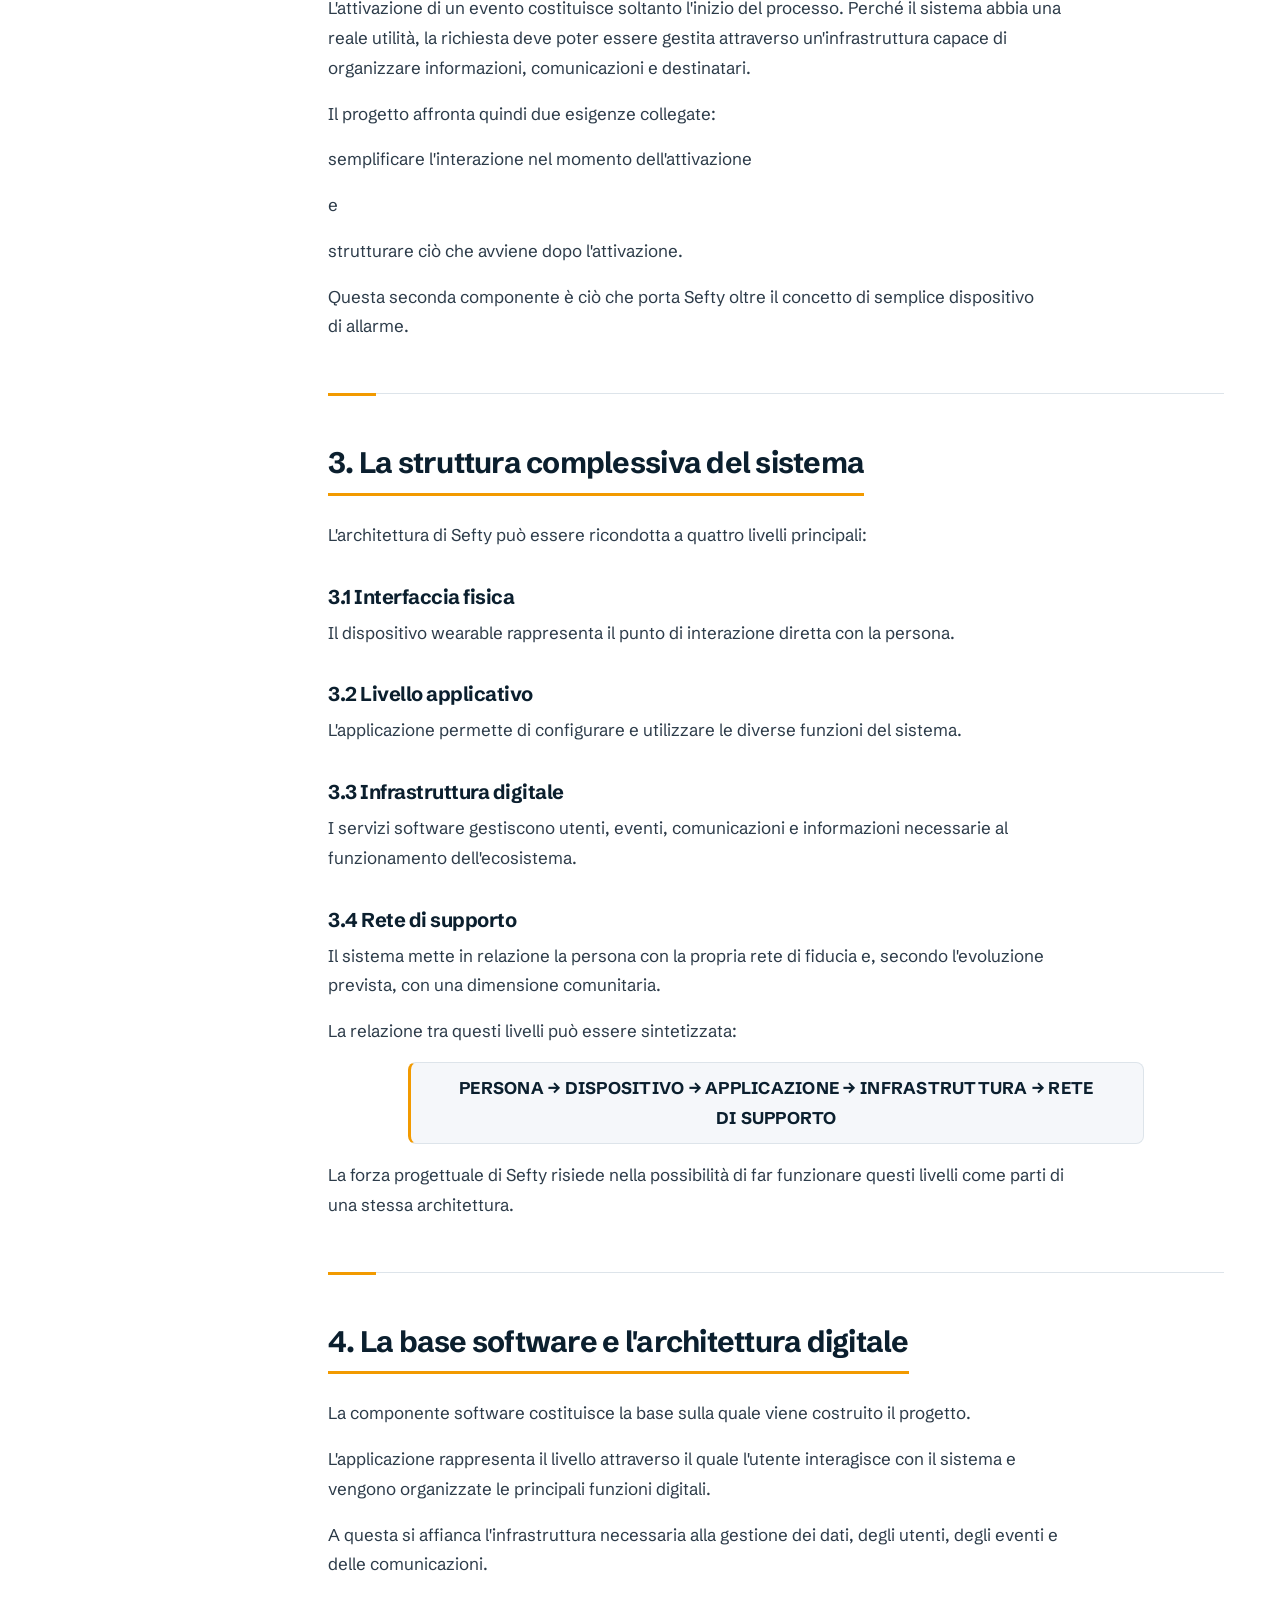
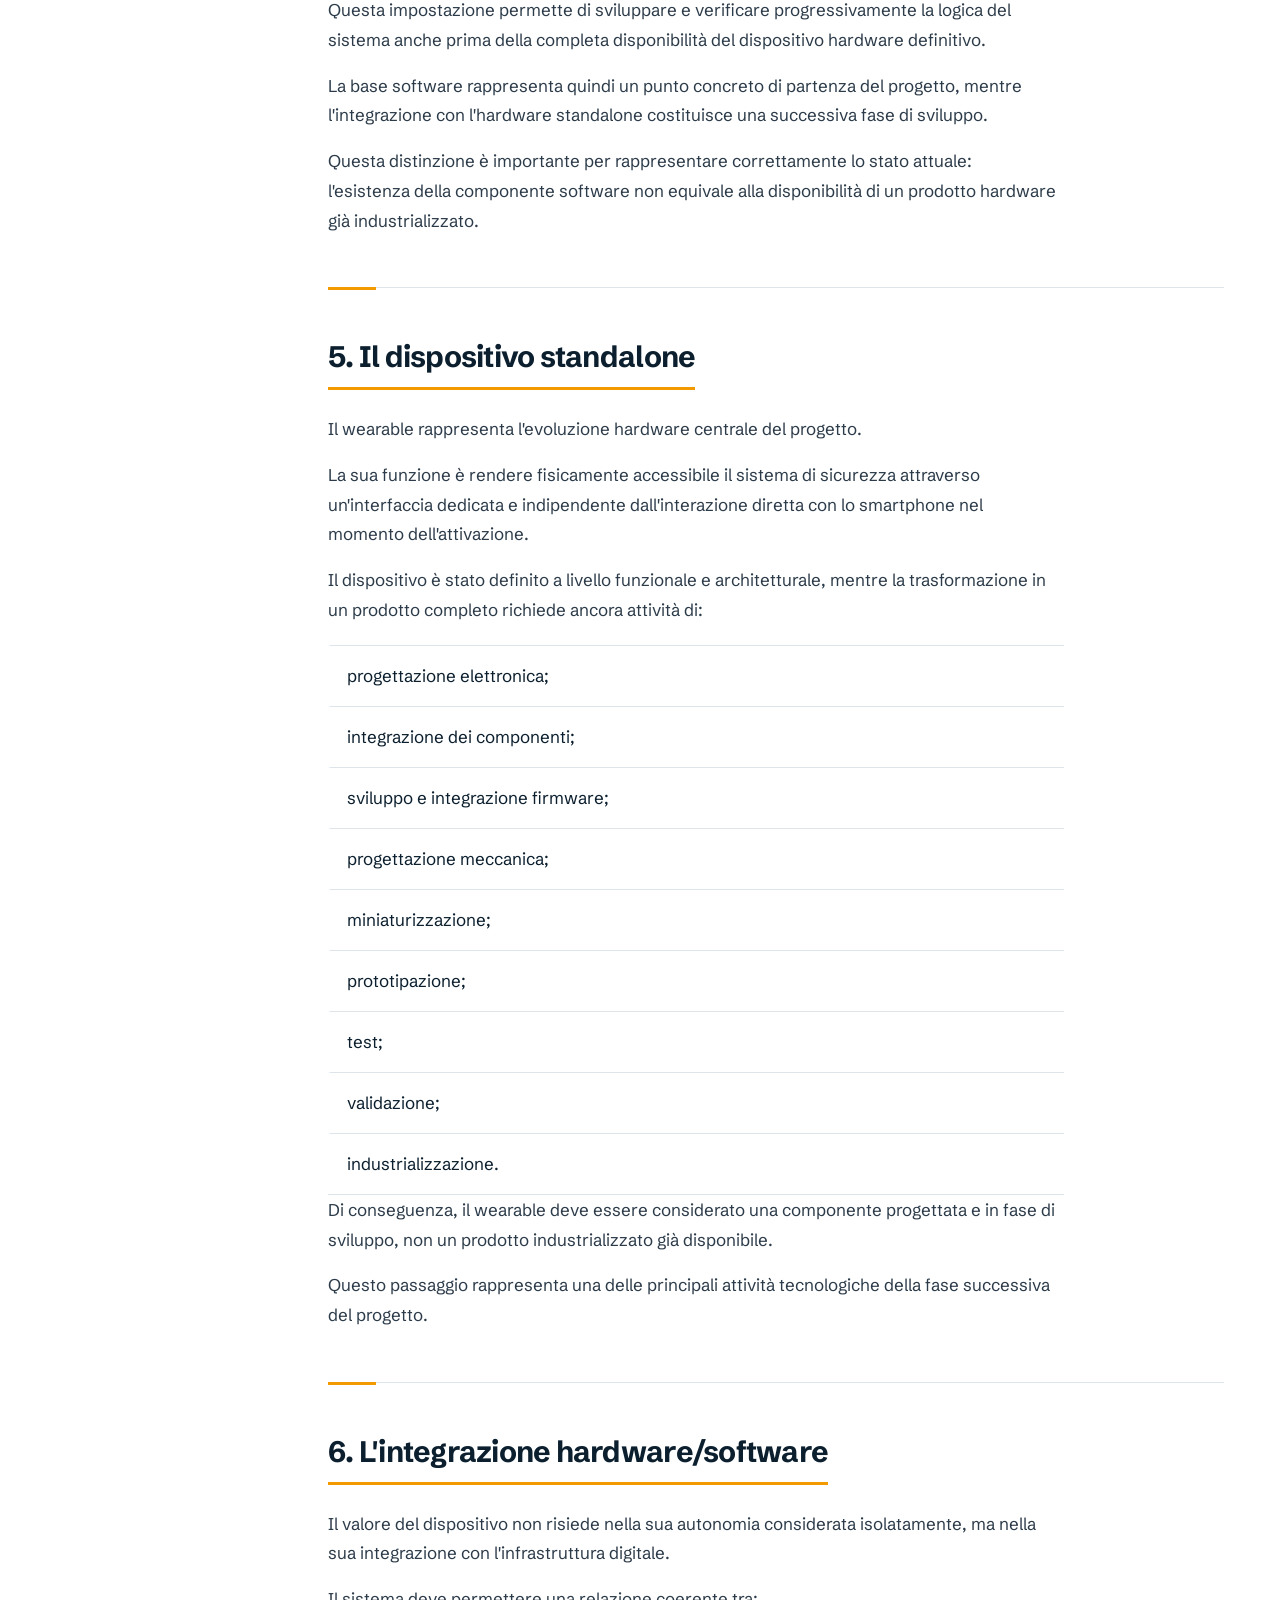
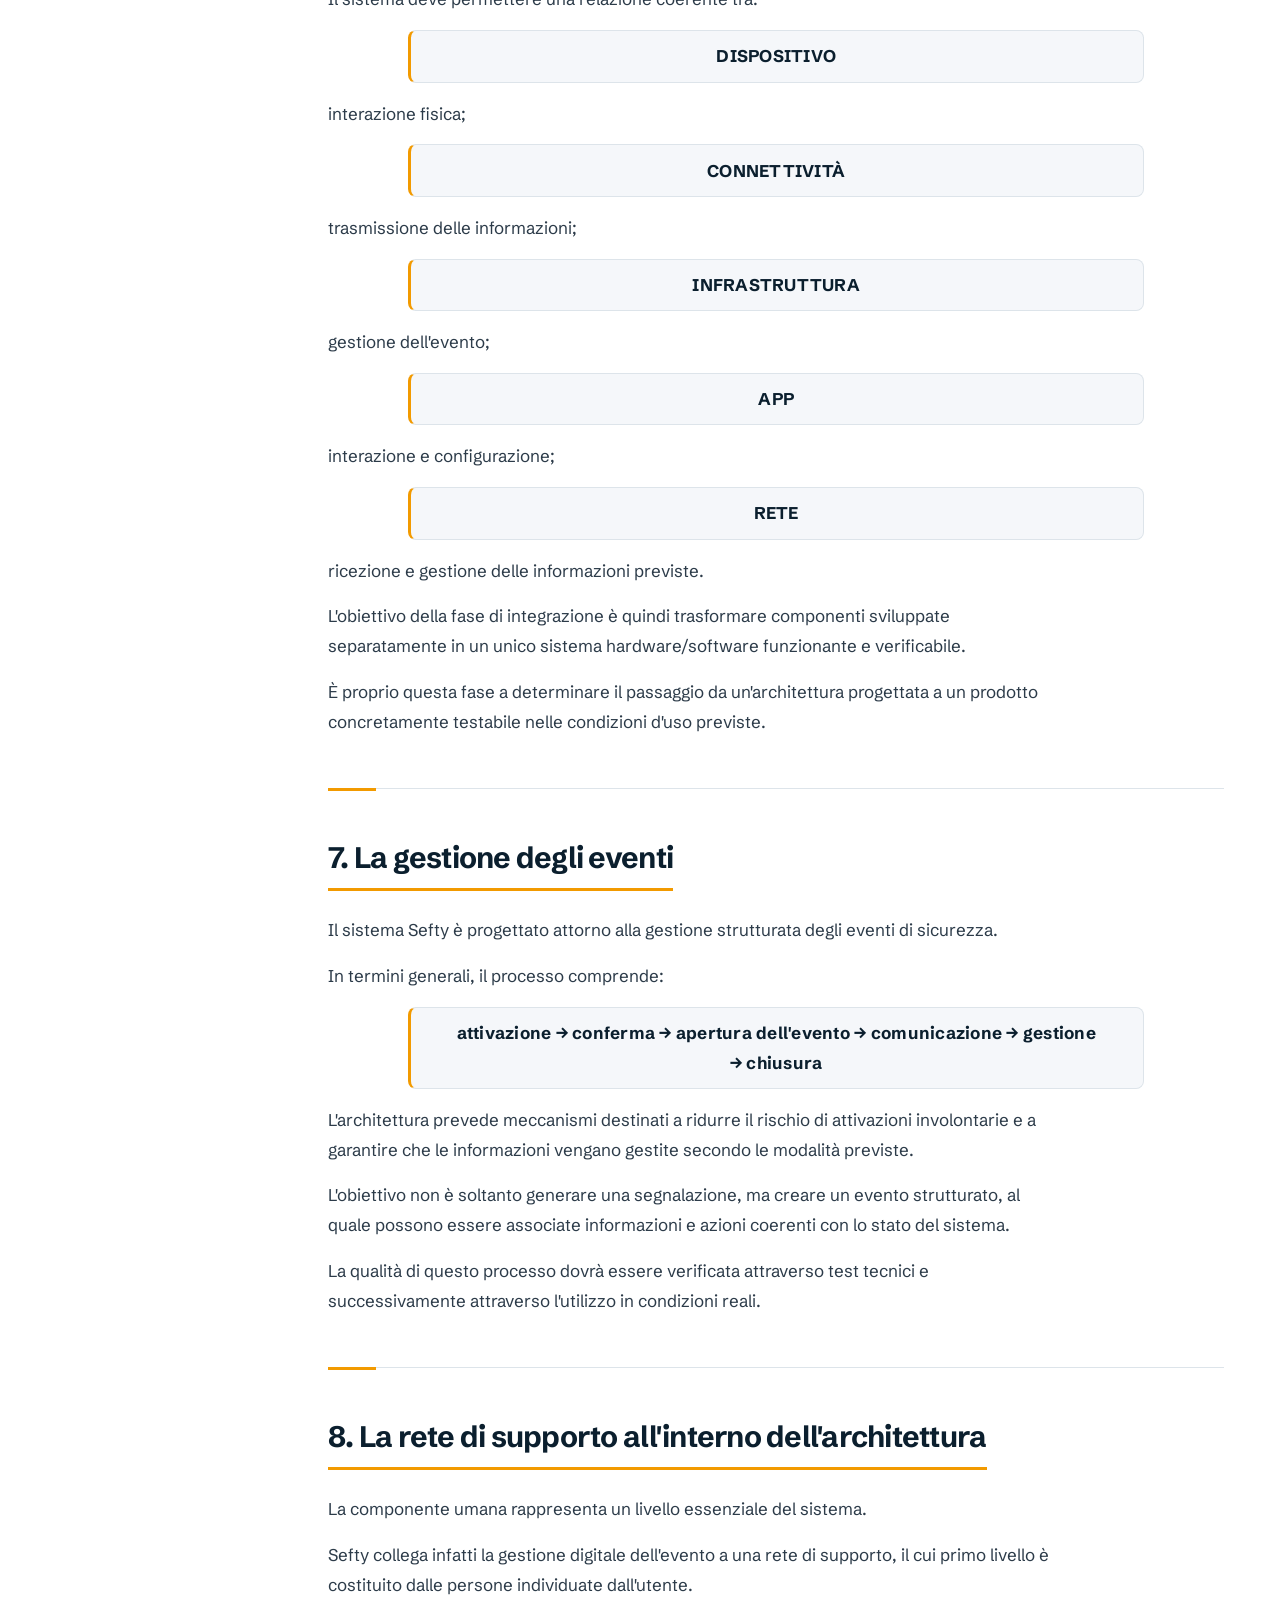
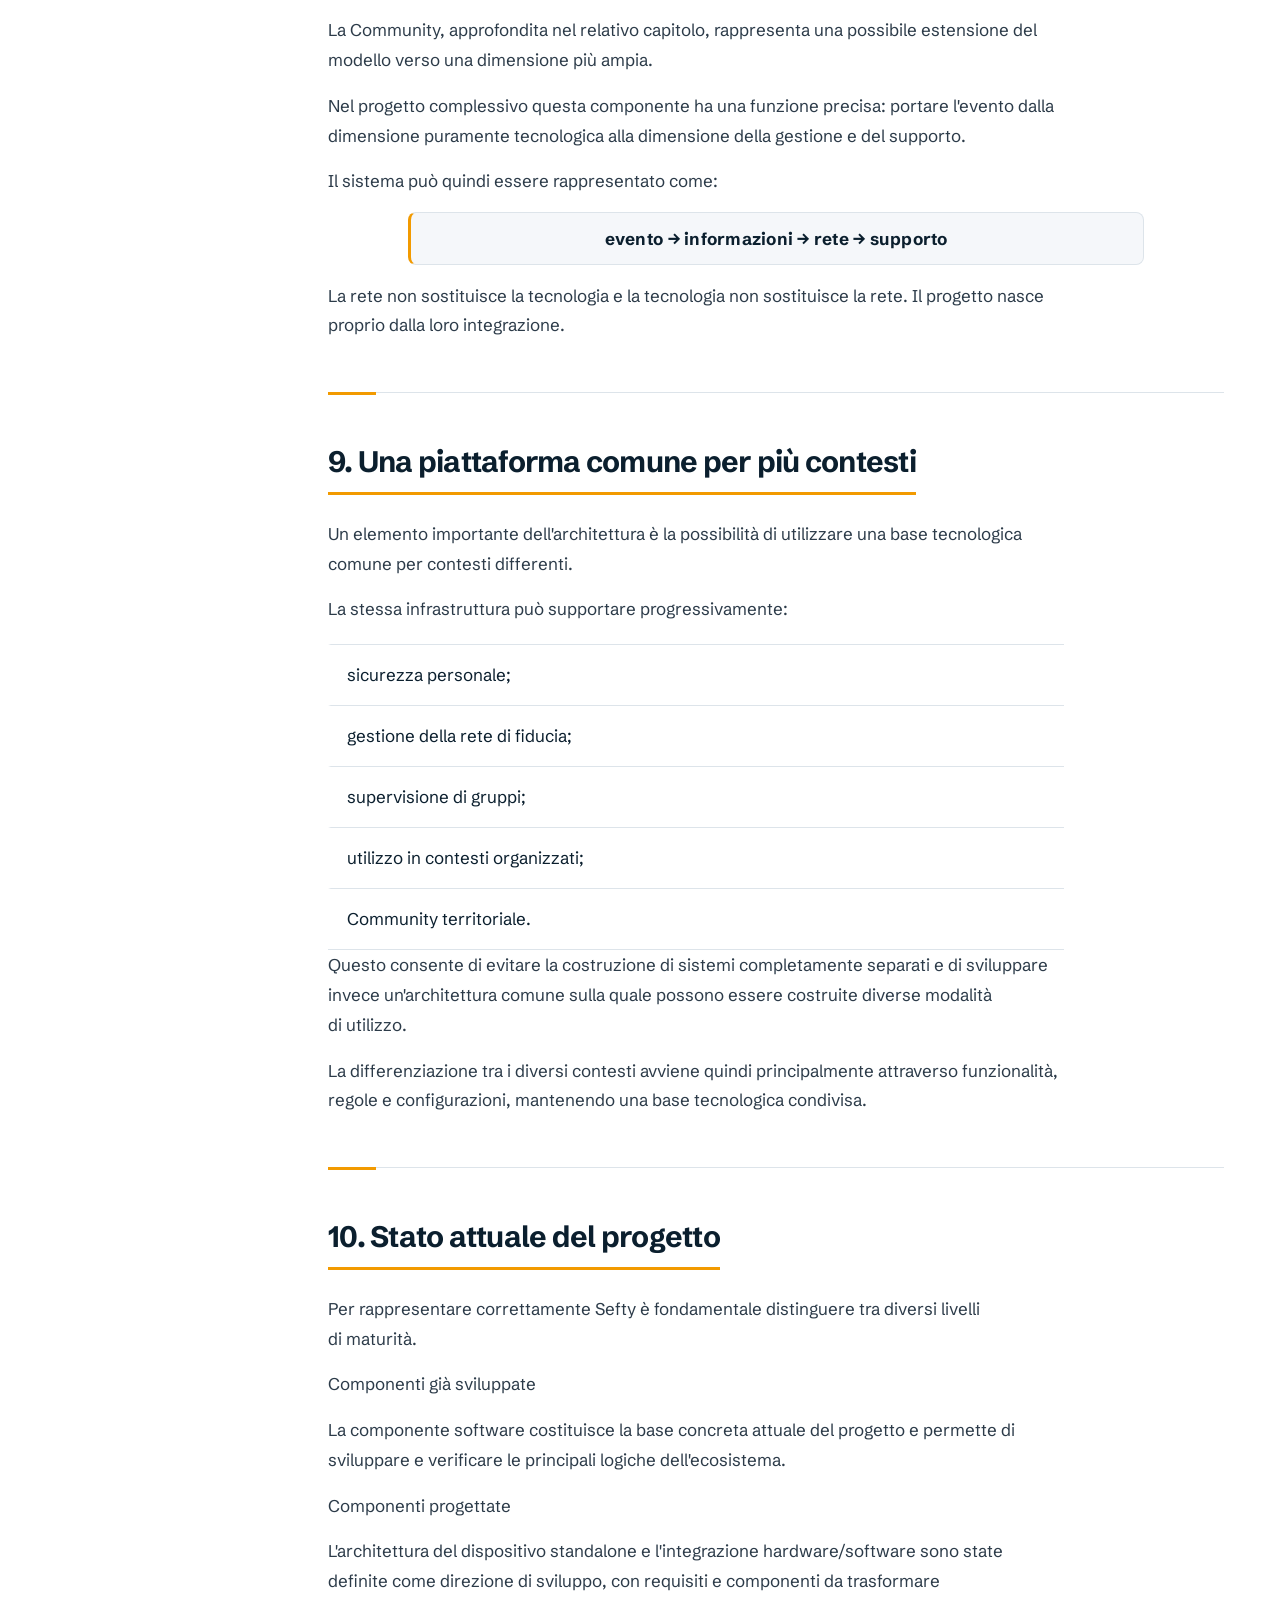
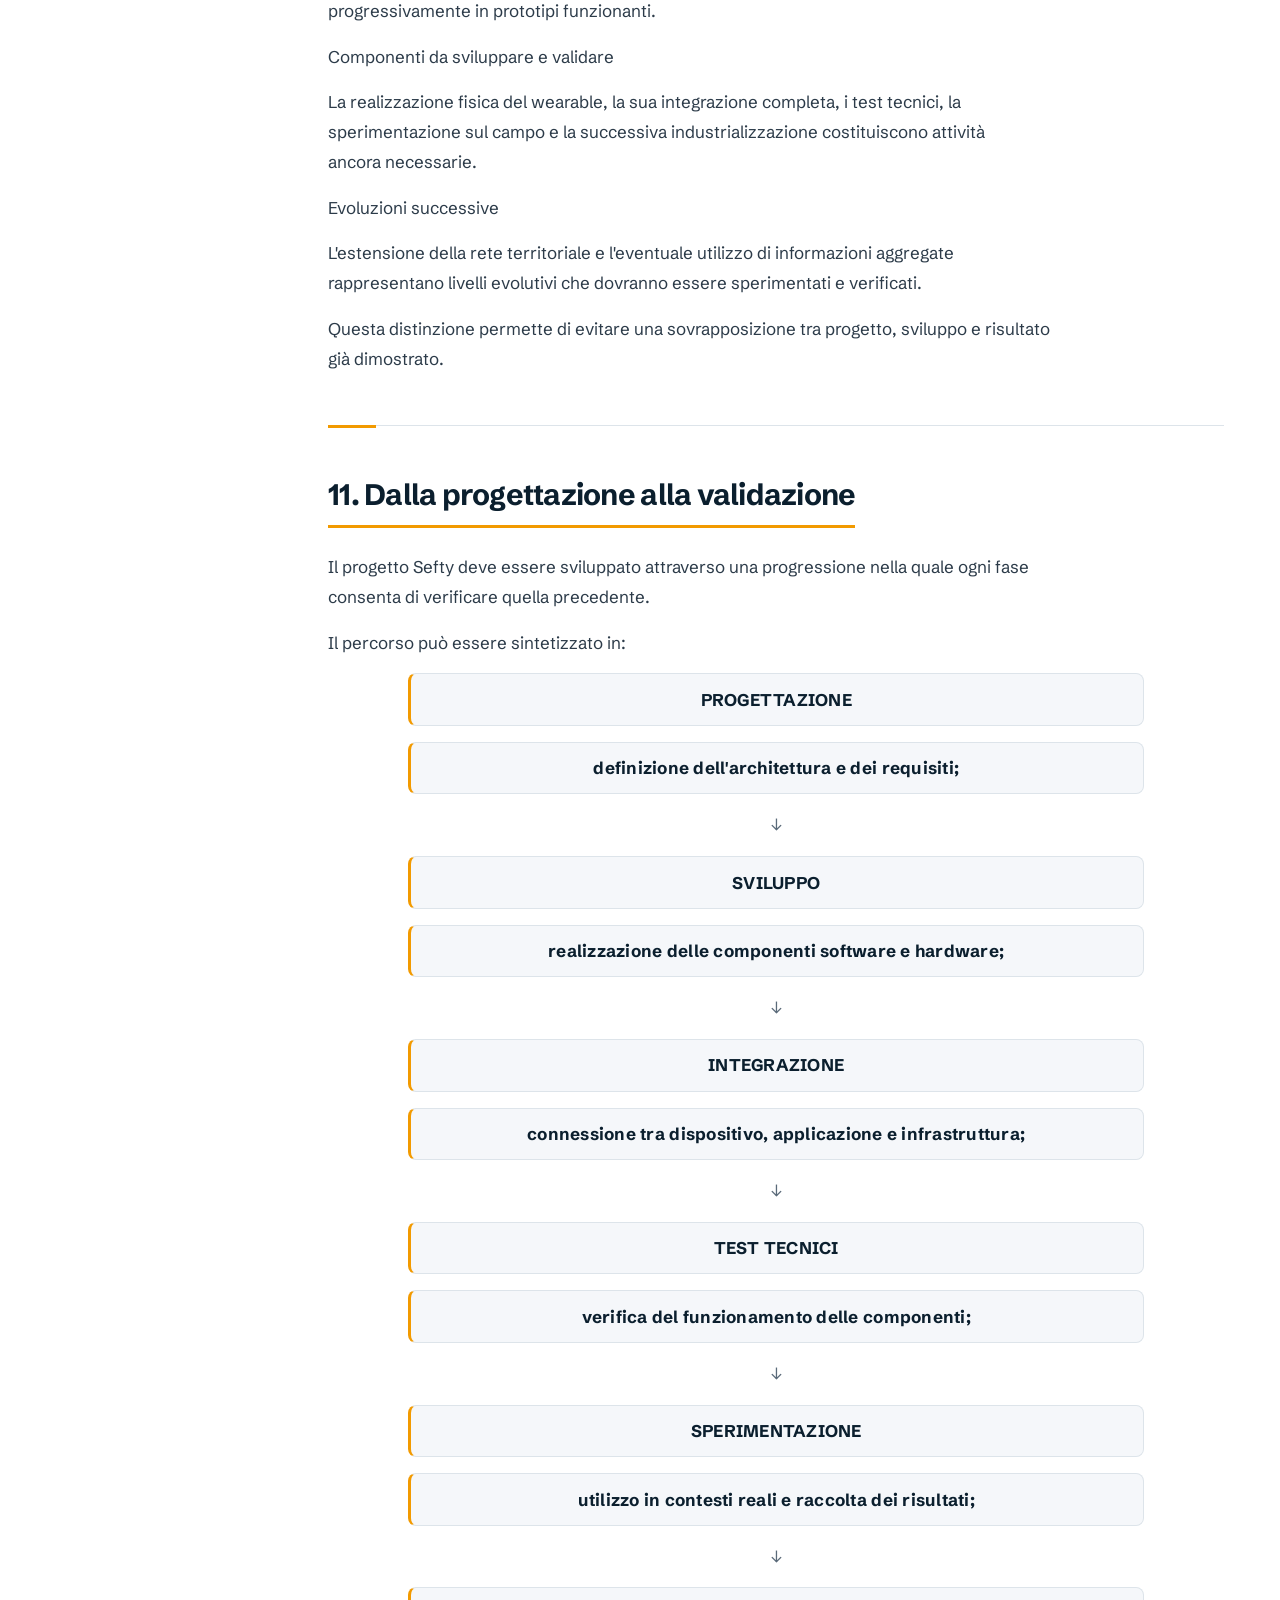
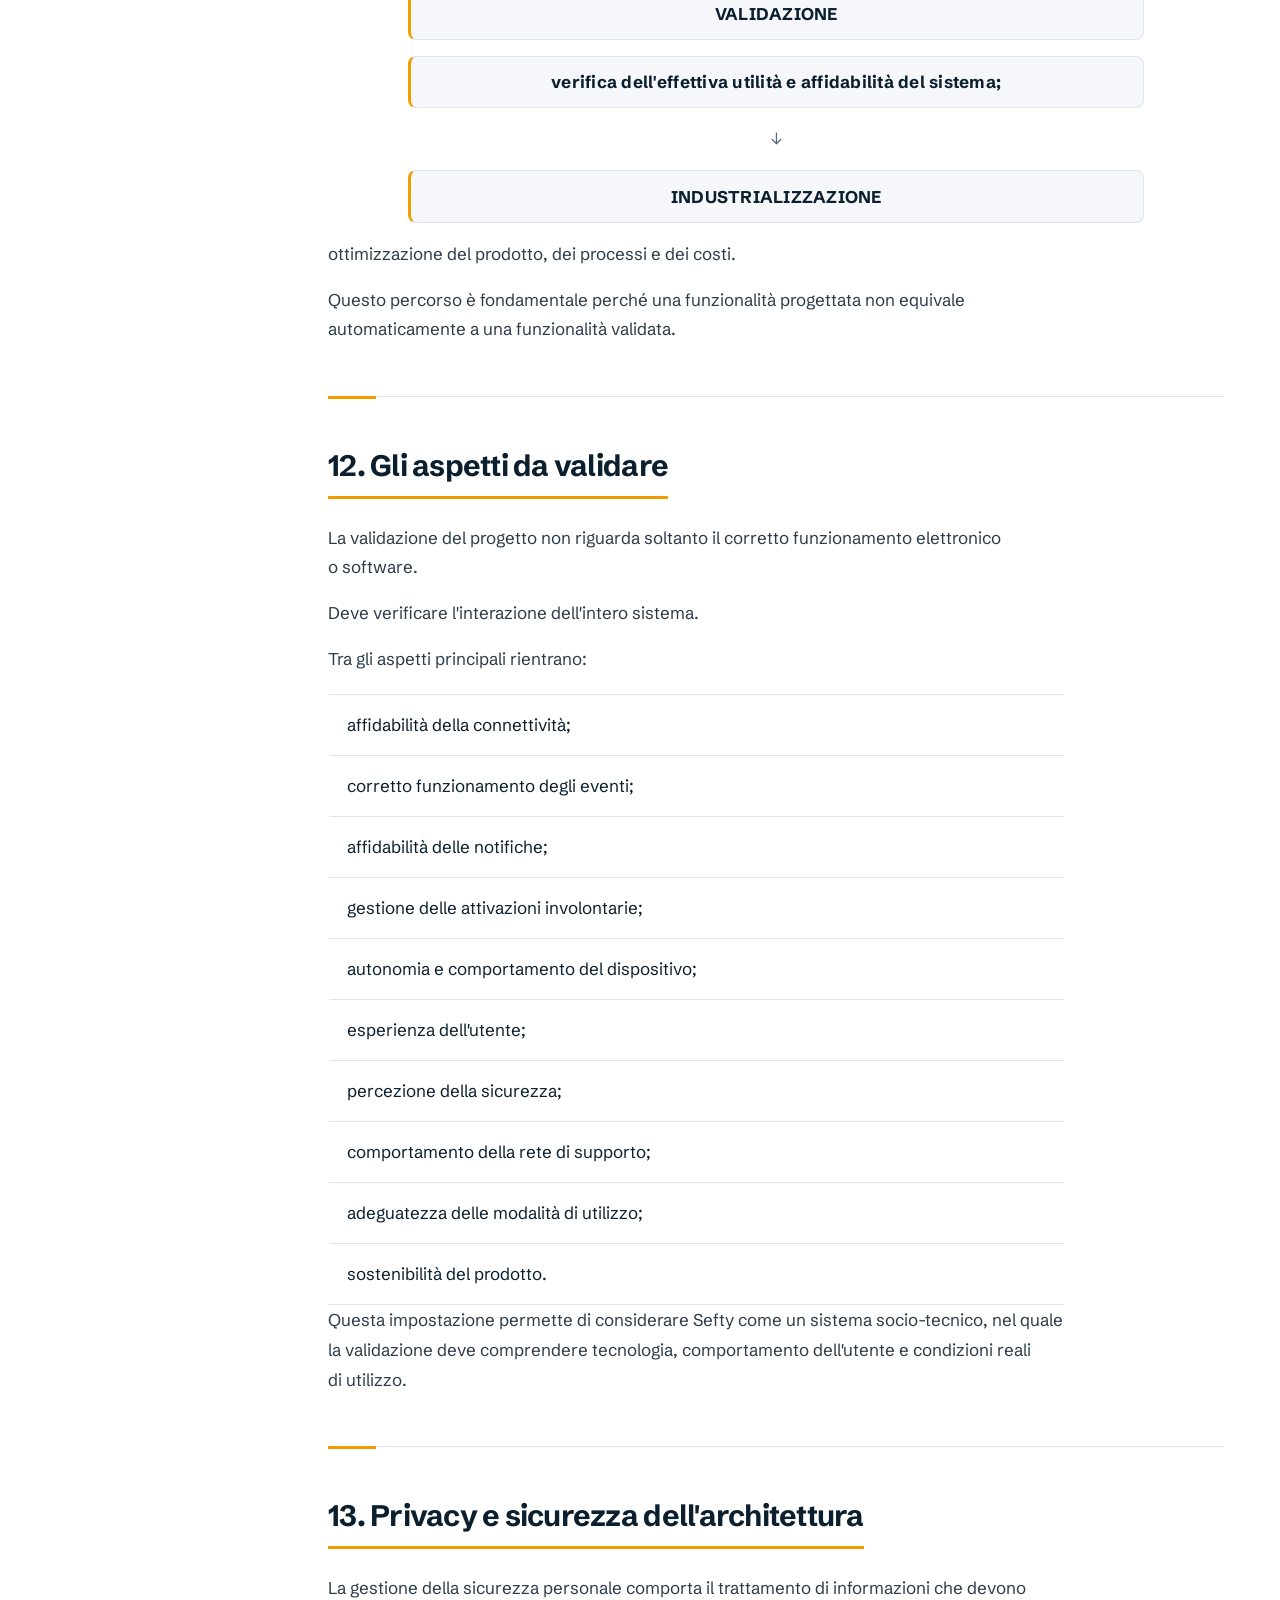
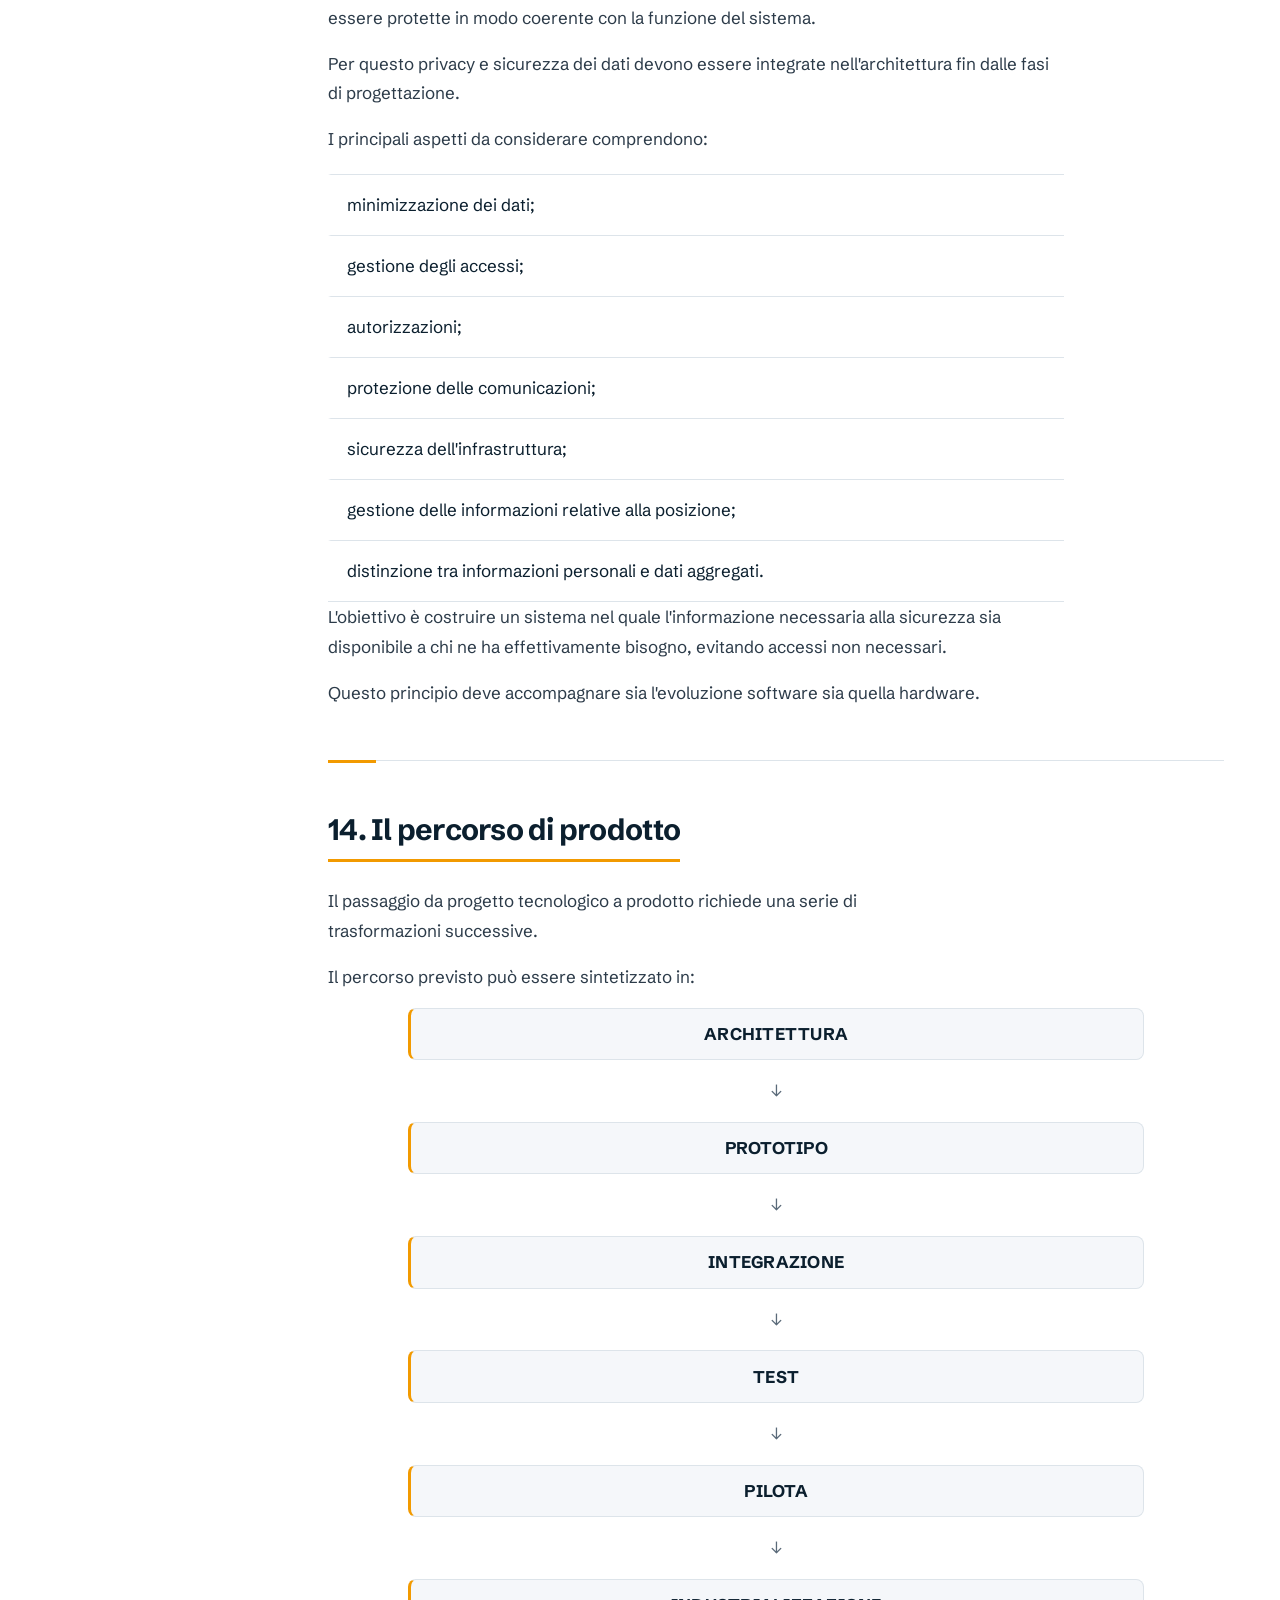
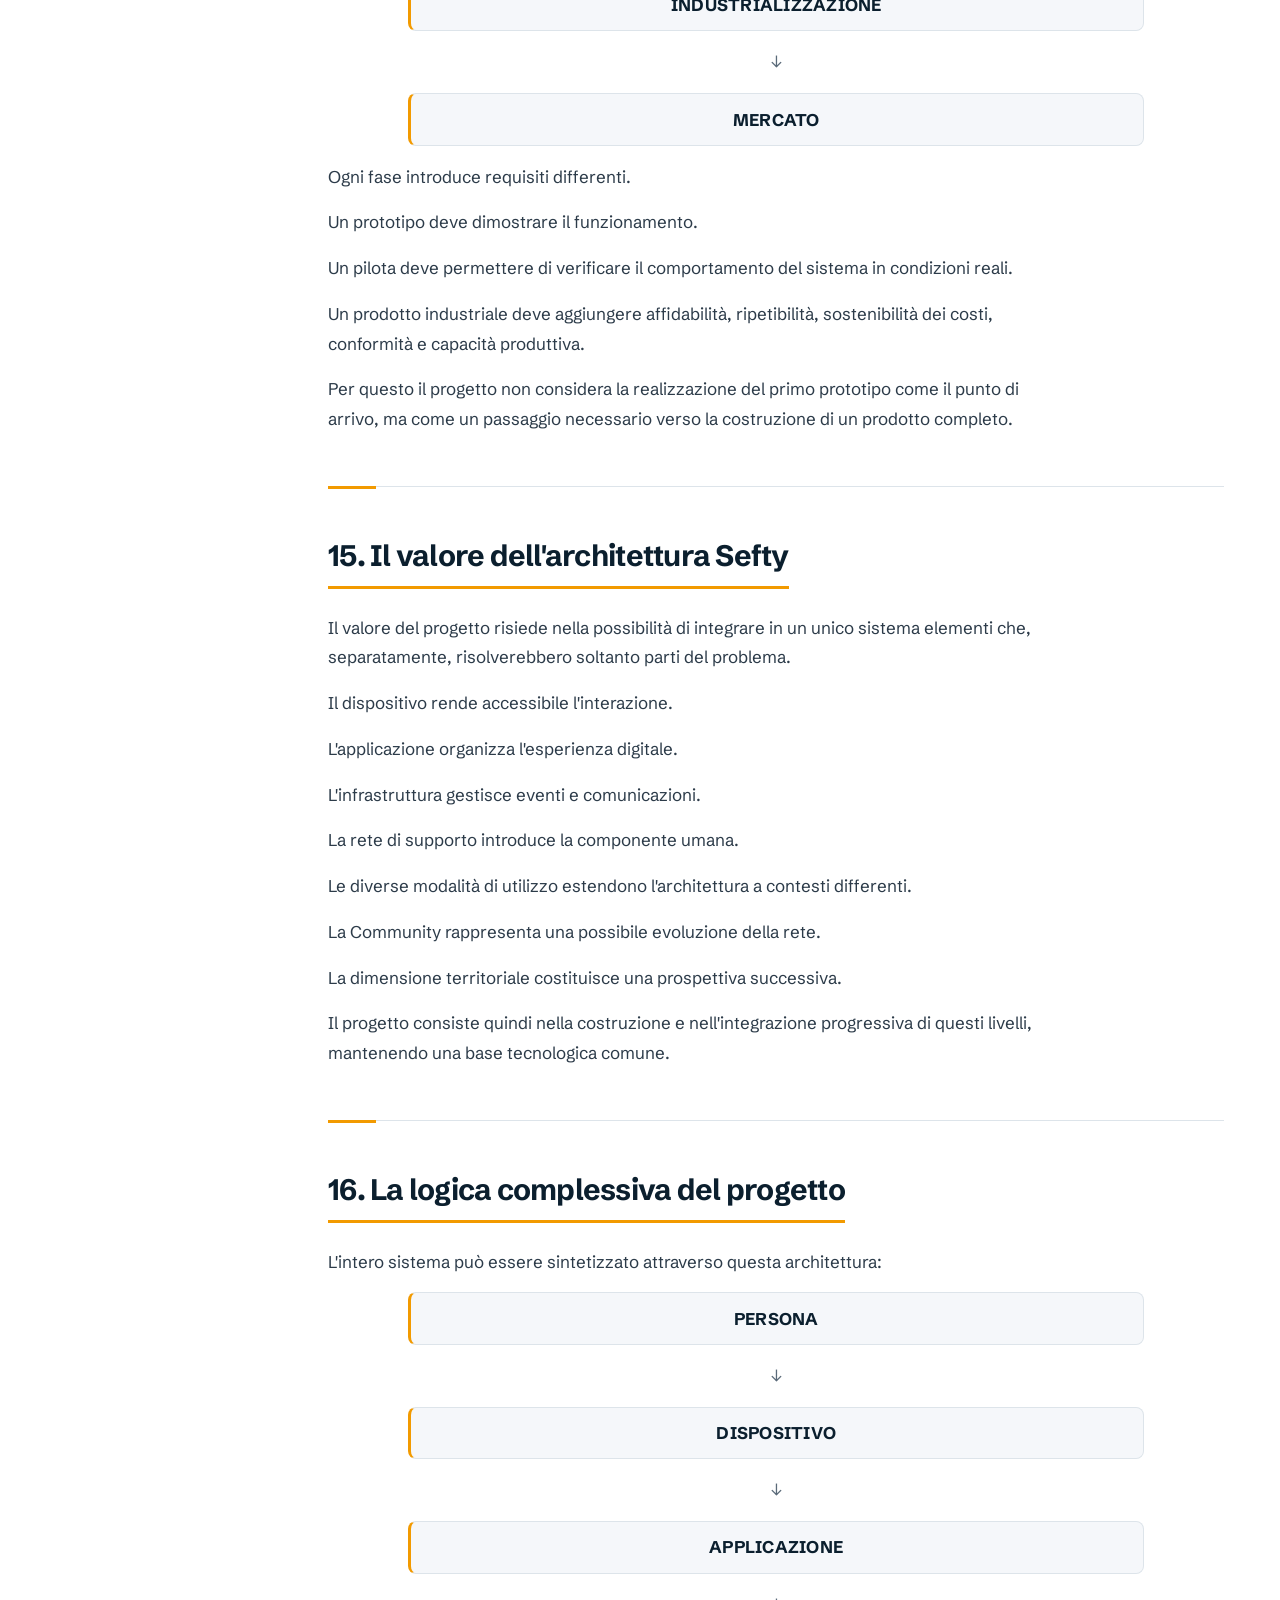
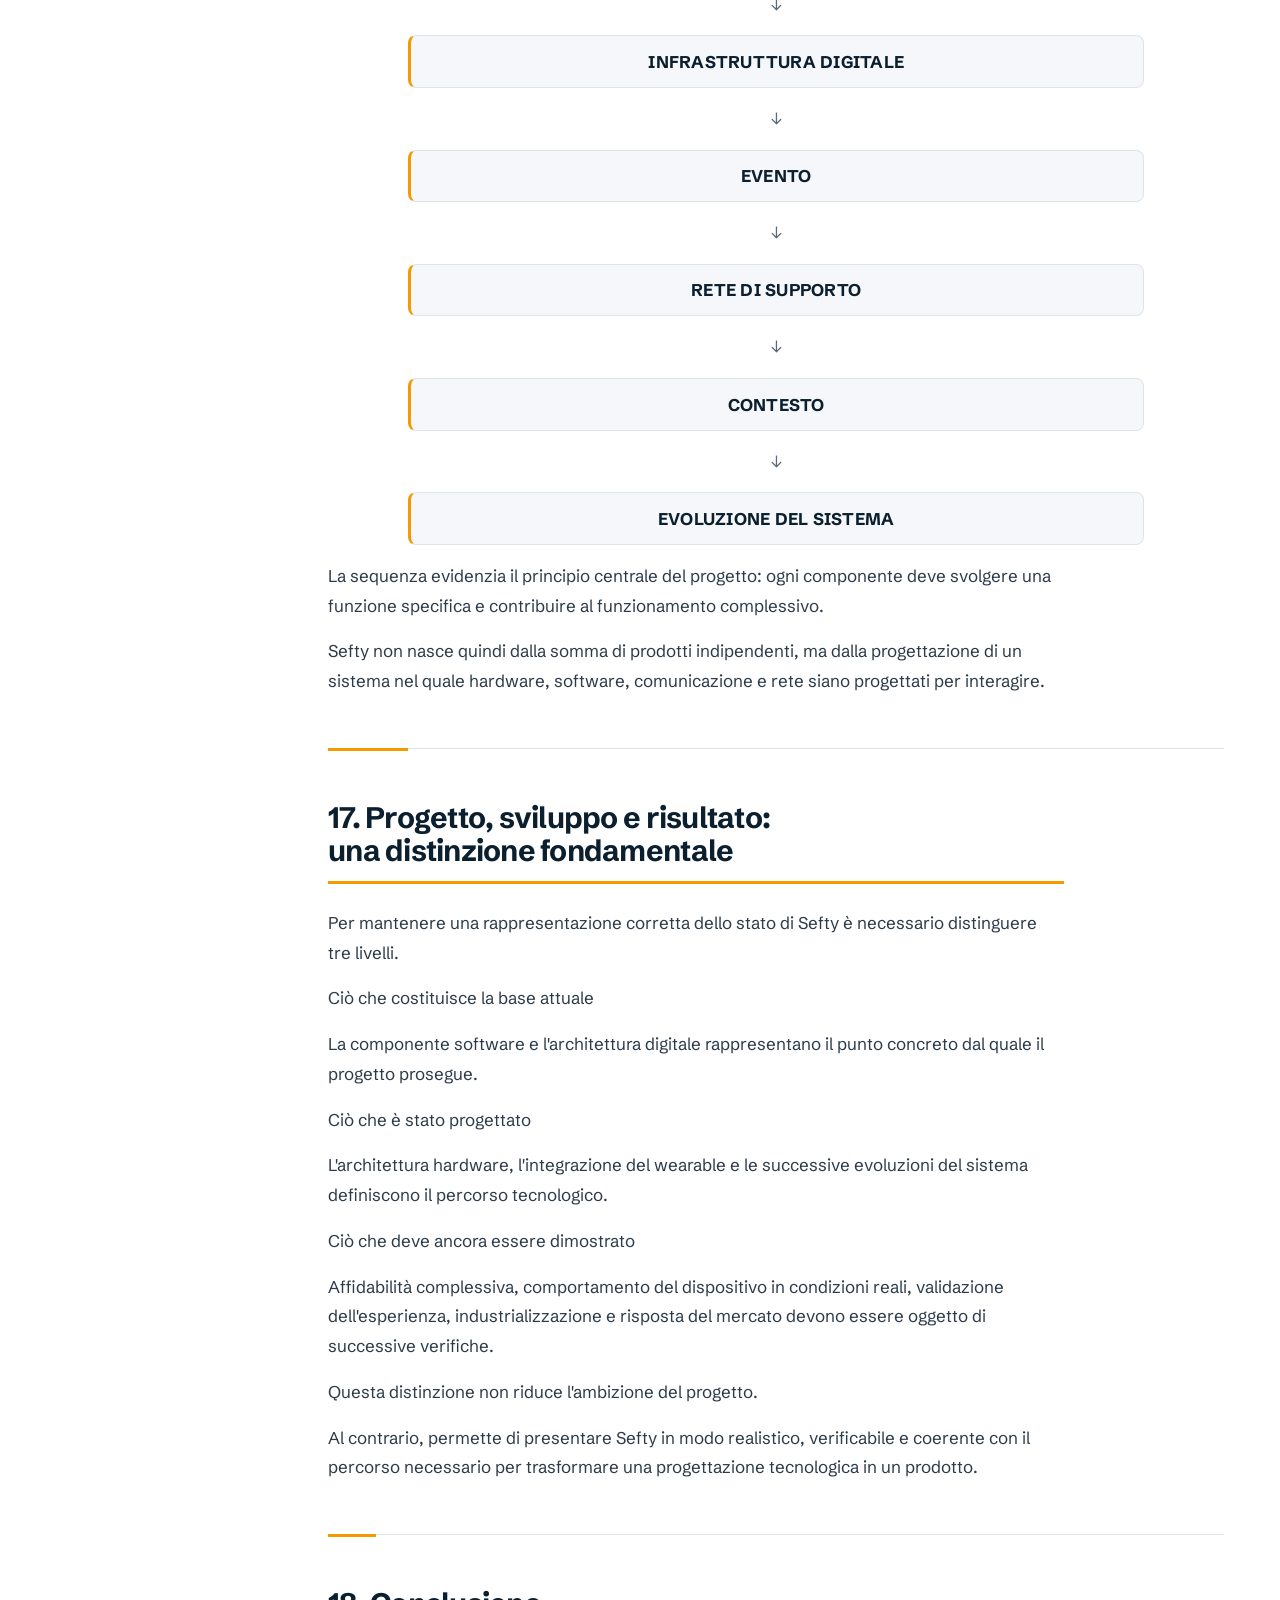
<file: progetto.html>
<!DOCTYPE html>
<html lang="it">

<head>
    <meta charset="UTF-8">
    <meta name="viewport" content="width=device-width, initial-scale=1.0">
    <script>
        
        document.documentElement.classList.add('js');
        setTimeout(function () { if (!window.__sefty) document.documentElement.classList.remove('js'); }, 4000);
    </script>

    <meta name="theme-color" content="#10222f">

    <link rel="icon" href="img/favicon.svg" type="image/svg+xml">

    <link rel="preconnect" href="https://fonts.googleapis.com">
    <link rel="preconnect" href="https://fonts.gstatic.com" crossorigin>
    <link href="https://fonts.googleapis.com/css2?family=Schibsted+Grotesk:wght@400..800&amp;display=swap" rel="stylesheet">
    <link rel="stylesheet" href="css/style.css?v=mobile-2">
    <script src="javascripts/index.js?v=mobile-2" defer></script>

    <title>Il progetto Sefty | Architettura, sviluppo e validazione</title>
    <meta name="description" content="Conosci il progetto Sefty: base software, dispositivo wearable, integrazione hardware e rete di supporto. Stato attuale e percorso verso il prodotto.">
    <meta name="robots" content="noindex, nofollow, noarchive, nosnippet"> <!-- disattiva -->
    <link rel="canonical" href="https://www.sefty.it/progetto.html">
    <meta property="og:type" content="website">
    <meta property="og:site_name" content="Sefty">
    <meta property="og:locale" content="it_IT">
    <meta property="og:title" content="Il progetto Sefty | Architettura, sviluppo e validazione">
    <meta property="og:description" content="Conosci il progetto Sefty: base software, dispositivo wearable, integrazione hardware e rete di supporto. Stato attuale e percorso verso il prodotto.">
    <meta property="og:image" content="https://www.sefty.it/img/immagine-principale.jpeg">
    <meta property="og:image:width" content="1600">
    <meta property="og:image:height" content="717">
    <meta property="og:image:alt" content="Panorama urbano notturno con strade e connessioni illuminate">
    <meta name="twitter:card" content="summary_large_image">
    <meta name="twitter:title" content="Il progetto Sefty | Architettura, sviluppo e validazione">
    <meta name="twitter:description" content="Conosci il progetto Sefty: base software, dispositivo wearable, integrazione hardware e rete di supporto. Stato attuale e percorso verso il prodotto.">
    <meta name="twitter:image" content="https://www.sefty.it/img/immagine-principale.jpeg">
    <meta name="twitter:image:alt" content="Panorama urbano notturno con strade e connessioni illuminate">
    <meta property="og:url" content="https://www.sefty.it/progetto.html">
    <script type="application/ld+json">{"@context":"https://schema.org","@graph":[{"@type":"Organization","name":"Sefty","description":"Progetto tecnologico di sicurezza personale, supervisione e rete di supporto.","@id":"https://www.sefty.it/#organization","url":"https://www.sefty.it/"},{"@type":"WebSite","name":"Sefty","inLanguage":"it-IT","@id":"https://www.sefty.it/#website","url":"https://www.sefty.it/","publisher":{"@id":"https://www.sefty.it/#organization"}},{"@type":"WebPage","name":"Il progetto Sefty | Architettura, sviluppo e validazione","description":"Conosci il progetto Sefty: base software, dispositivo wearable, integrazione hardware e rete di supporto. Stato attuale e percorso verso il prodotto.","inLanguage":"it-IT","@id":"https://www.sefty.it/progetto.html#webpage","url":"https://www.sefty.it/progetto.html","isPartOf":{"@id":"https://www.sefty.it/#website"},"about":{"@id":"https://www.sefty.it/#organization"},"breadcrumb":{"@id":"https://www.sefty.it/progetto.html#breadcrumb"}},{"@type":"BreadcrumbList","@id":"https://www.sefty.it/progetto.html#breadcrumb","itemListElement":[{"@type":"ListItem","position":1,"name":"Home","item":"https://www.sefty.it/"},{"@type":"ListItem","position":2,"name":"Progetto","item":"https://www.sefty.it/progetto.html"}]}]}</script>
</head>

<body>
    <a class="skip-link" href="#main">Vai al contenuto</a>
<header class="site-header">
        <div class="wrap header-inner">
            <a class="brand" href="index.html" aria-label="Torna alla home di Sefty">Sefty</a>
            <button class="nav-toggle" id="navToggle" type="button" aria-expanded="false" aria-controls="siteNav" aria-label="Apri menu navigazione">
                <svg class="icon icon-open" viewbox="0 0 24 24" aria-hidden="true"><path d="M4 7h16M4 12h16M4 17h16"></path></svg><svg class="icon icon-close" viewbox="0 0 24 24" aria-hidden="true"><path d="M6 6l12 12M18 6 6 18"></path></svg>
            </button>
            <nav class="nav" id="siteNav" aria-label="Menu principale"><ul><li><a href="impatto.html">Impatto</a></li><li><a href="notte.html">Notte</a></li><li><a href="giorno.html">Giorno</a></li><li><a href="funzionamento.html">Funzionamento</a></li><li><a href="community.html">Community</a></li><li><a href="visione.html">Visione</a></li><li><a href="progetto.html" aria-current="page">Progetto</a></li></ul></nav>
        </div>
        <div class="progress" aria-hidden="true"><span id="progressBar"></span></div>
    </header>
    <main id="main">
        <div class="page-head rings-light">
            <div class="wrap">
                <div><nav class="breadcrumbs" aria-label="Percorso"><a href="index.html">Home</a><span aria-hidden="true"> / </span><span aria-current="page">Progetto</span></nav>
                    <span class="kicker">Sefty</span>
                    <h1><span class="hw"><span style="--w:0">Il</span></span> <span class="hw"><span style="--w:1">progetto</span></span> <span class="hw"><span style="--w:2">alla</span></span> <span class="hw"><span style="--w:3">base</span></span> <span class="hw"><span style="--w:4">del</span></span> <span class="hw"><span style="--w:5">sistema</span></span> </h1><p class="lead">Sefty è un progetto tecnologico dedicato alla sicurezza personale, sviluppato con l'obiettivo di integrare interazione fisica, applicazione, infrastruttura digitale e rete di supporto all'interno di un unico sistema.</p></div>
                <div class="page-art" aria-hidden="true"><svg class="art-svg" viewbox="0 0 360 220" preserveaspectratio="xMidYMid slice" aria-hidden="true" focusable="false"><rect x="62" y="14" width="28" height="70" fill="var(--art-strap)"></rect>
<rect x="62" y="136" width="28" height="70" fill="var(--art-strap)"></rect>
<rect x="44" y="78" width="64" height="64" rx="18" fill="var(--art-solid)" stroke="currentColor" stroke-width="2"></rect>
<circle cx="76" cy="110" r="8" fill="var(--signal)"></circle>
<circle class="rip" cx="76" cy="110" r="14" fill="none" stroke="var(--signal)" stroke-width="1.5"></circle>
<path class="flow-line" d="M122 110 H226" fill="none" stroke="currentColor" stroke-width="2" stroke-linecap="round"></path>
<circle class="pop" cx="174" cy="110" r="6" fill="var(--signal)" stroke="currentColor" stroke-width="1.5"></circle>
<rect x="236" y="46" width="80" height="128" rx="16" fill="var(--art-solid)" stroke="currentColor" stroke-width="2"></rect>
<rect x="246" y="60" width="60" height="70" rx="6" fill="currentColor" fill-opacity=".08"></rect>
<path class="pop" d="M276 76c-8 0-14 6-14 14 0 10 14 24 14 24s14-14 14-24c0-8-6-14-14-14Z" fill="var(--signal)" stroke="currentColor" stroke-width="1.5"></path>
<circle cx="276" cy="90" r="4.5" fill="var(--art-solid)"></circle>
<rect x="248" y="142" width="58" height="6" rx="3" fill="currentColor" fill-opacity=".28"></rect>
<rect x="248" y="154" width="36" height="6" rx="3" fill="currentColor" fill-opacity=".28"></rect></svg></div>
            </div>
        </div>
        <div class="wrap layout">
            <nav class="toc" aria-label="In questa pagina">
                <details class="toc-disclosure"><summary>In questa pagina</summary><ul><li><a href="#s1">1. Introduzione</a></li><li><a href="#s2">2. Il problema progettuale</a></li><li><a href="#s3">3. La struttura complessiva del sistema</a></li><li><a href="#s4">4. La base software e l'architettura digitale</a></li><li><a href="#s5">5. Il dispositivo standalone</a></li><li><a href="#s6">6. L'integrazione hardware/software</a></li><li><a href="#s7">7. La gestione degli eventi</a></li><li><a href="#s8">8. La rete di supporto all'interno dell'architettura</a></li><li><a href="#s9">9. Una piattaforma comune per più contesti</a></li><li><a href="#s10">10. Stato attuale del progetto</a></li><li><a href="#s11">11. Dalla progettazione alla validazione</a></li><li><a href="#s12">12. Gli aspetti da validare</a></li><li><a href="#s13">13. Privacy e sicurezza dell'architettura</a></li><li><a href="#s14">14. Il percorso di prodotto</a></li><li><a href="#s15">15. Il valore dell'architettura Sefty</a></li><li><a href="#s16">16. La logica complessiva del progetto</a></li><li><a href="#s17">17. Progetto, sviluppo e risultato: una distinzione fondamentale</a></li><li><a href="#s18">18. Conclusione</a></li></ul></details></nav>
            <div class="prose"><section id="s1"><h2>1. Introduzione</h2><p>Sefty è un progetto tecnologico dedicato alla sicurezza personale, sviluppato con l'obiettivo di integrare interazione fisica, applicazione, infrastruttura digitale e rete di supporto all'interno di un unico sistema.</p><p>Il progetto nasce dall'esigenza di rendere più semplice l'attivazione di una richiesta di supporto e di organizzare in modo strutturato ciò che avviene successivamente: gestione dell'evento, comunicazione delle informazioni necessarie e coinvolgimento della rete prevista dal sistema.</p><p>Sefty non viene quindi concepito come un singolo prodotto hardware né come una semplice applicazione mobile.</p><p>La sua caratteristica principale è l'integrazione di più livelli tecnologici e relazionali, progettati per evolvere progressivamente da una base software già sviluppata verso un sistema hardware/software integrato, sperimentato in condizioni reali e successivamente industrializzabile.</p><p>Il progetto deve pertanto essere letto come un percorso nel quale architettura, prodotto, validazione e sviluppo del modello di utilizzo procedono in modo progressivo e interdipendente.</p></section><section id="s2"><h2>2. Il problema progettuale</h2><p>Una situazione di difficoltà può richiedere una risposta rapida proprio quando l'interazione con uno smartphone può risultare poco agevole.</p><p>Utilizzare il telefono può infatti richiedere di estrarlo, sbloccarlo, individuare l'applicazione e compiere una serie di azioni. In una situazione di stress o di pericolo, questa sequenza può rappresentare un ostacolo.</p><p>Il problema affrontato da Sefty è quindi innanzitutto rendere più accessibile il punto di attivazione della richiesta di supporto.</p><p>A questo problema se ne aggiunge uno di natura sistemica.</p><p>L'attivazione di un evento costituisce soltanto l'inizio del processo. Perché il sistema abbia una reale utilità, la richiesta deve poter essere gestita attraverso un'infrastruttura capace di organizzare informazioni, comunicazioni e destinatari.</p><p>Il progetto affronta quindi due esigenze collegate:</p><p>semplificare l'interazione nel momento dell'attivazione</p><p>e</p><p>strutturare ciò che avviene dopo l'attivazione.</p><p>Questa seconda componente è ciò che porta Sefty oltre il concetto di semplice dispositivo di allarme.</p></section><section id="s3"><h2>3. La struttura complessiva del sistema</h2><p>L'architettura di Sefty può essere ricondotta a quattro livelli principali:</p><h3>3.1 Interfaccia fisica</h3><p>Il dispositivo wearable rappresenta il punto di interazione diretta con la persona.</p><h3>3.2 Livello applicativo</h3><p>L'applicazione permette di configurare e utilizzare le diverse funzioni del sistema.</p><h3>3.3 Infrastruttura digitale</h3><p>I servizi software gestiscono utenti, eventi, comunicazioni e informazioni necessarie al funzionamento dell'ecosistema.</p><h3>3.4 Rete di supporto</h3><p>Il sistema mette in relazione la persona con la propria rete di fiducia e, secondo l'evoluzione prevista, con una dimensione comunitaria.</p><p>La relazione tra questi livelli può essere sintetizzata:</p><p class="flow-label">PERSONA → DISPOSITIVO → APPLICAZIONE → INFRASTRUTTURA → RETE DI SUPPORTO</p><p>La forza progettuale di Sefty risiede nella possibilità di far funzionare questi livelli come parti di una stessa architettura.</p></section><section id="s4"><h2>4. La base software e l'architettura digitale</h2><p>La componente software costituisce la base sulla quale viene costruito il progetto.</p><p>L'applicazione rappresenta il livello attraverso il quale l'utente interagisce con il sistema e vengono organizzate le principali funzioni digitali.</p><p>A questa si affianca l'infrastruttura necessaria alla gestione dei dati, degli utenti, degli eventi e delle comunicazioni.</p><p>Questa impostazione permette di sviluppare e verificare progressivamente la logica del sistema anche prima della completa disponibilità del dispositivo hardware definitivo.</p><p>La base software rappresenta quindi un punto concreto di partenza del progetto, mentre l'integrazione con l'hardware standalone costituisce una successiva fase di sviluppo.</p><p>Questa distinzione è importante per rappresentare correttamente lo stato attuale: l'esistenza della componente software non equivale alla disponibilità di un prodotto hardware già industrializzato.</p></section><section id="s5"><h2>5. Il dispositivo standalone</h2><p>Il wearable rappresenta l'evoluzione hardware centrale del progetto.</p><p>La sua funzione è rendere fisicamente accessibile il sistema di sicurezza attraverso un'interfaccia dedicata e indipendente dall'interazione diretta con lo smartphone nel momento dell'attivazione.</p><p>Il dispositivo è stato definito a livello funzionale e architetturale, mentre la trasformazione in un prodotto completo richiede ancora attività di:</p><ul class="rules"><li>progettazione elettronica;</li><li>integrazione dei componenti;</li><li>sviluppo e integrazione firmware;</li><li>progettazione meccanica;</li><li>miniaturizzazione;</li><li>prototipazione;</li><li>test;</li><li>validazione;</li><li>industrializzazione.</li></ul><p>Di conseguenza, il wearable deve essere considerato una componente progettata e in fase di sviluppo, non un prodotto industrializzato già disponibile.</p><p>Questo passaggio rappresenta una delle principali attività tecnologiche della fase successiva del progetto.</p></section><section id="s6"><h2>6. L'integrazione hardware/software</h2><p>Il valore del dispositivo non risiede nella sua autonomia considerata isolatamente, ma nella sua integrazione con l'infrastruttura digitale.</p><p>Il sistema deve permettere una relazione coerente tra:</p><p class="flow-label">DISPOSITIVO</p><p>interazione fisica;</p><p class="flow-label">CONNETTIVITÀ</p><p>trasmissione delle informazioni;</p><p class="flow-label">INFRASTRUTTURA</p><p>gestione dell'evento;</p><p class="flow-label">APP</p><p>interazione e configurazione;</p><p class="flow-label">RETE</p><p>ricezione e gestione delle informazioni previste.</p><p>L'obiettivo della fase di integrazione è quindi trasformare componenti sviluppate separatamente in un unico sistema hardware/software funzionante e verificabile.</p><p>È proprio questa fase a determinare il passaggio da un'architettura progettata a un prodotto concretamente testabile nelle condizioni d'uso previste.</p></section><section id="s7"><h2>7. La gestione degli eventi</h2><p>Il sistema Sefty è progettato attorno alla gestione strutturata degli eventi di sicurezza.</p><p>In termini generali, il processo comprende:</p><p class="flow-label">attivazione → conferma → apertura dell'evento → comunicazione → gestione → chiusura</p><p>L'architettura prevede meccanismi destinati a ridurre il rischio di attivazioni involontarie e a garantire che le informazioni vengano gestite secondo le modalità previste.</p><p>L'obiettivo non è soltanto generare una segnalazione, ma creare un evento strutturato, al quale possono essere associate informazioni e azioni coerenti con lo stato del sistema.</p><p>La qualità di questo processo dovrà essere verificata attraverso test tecnici e successivamente attraverso l'utilizzo in condizioni reali.</p></section><section id="s8"><h2>8. La rete di supporto all'interno dell'architettura</h2><p>La componente umana rappresenta un livello essenziale del sistema.</p><p>Sefty collega infatti la gestione digitale dell'evento a una rete di supporto, il cui primo livello è costituito dalle persone individuate dall'utente.</p><p>La Community, approfondita nel relativo capitolo, rappresenta una possibile estensione del modello verso una dimensione più ampia.</p><p>Nel progetto complessivo questa componente ha una funzione precisa: portare l'evento dalla dimensione puramente tecnologica alla dimensione della gestione e del supporto.</p><p>Il sistema può quindi essere rappresentato come:</p><p class="flow-label">evento → informazioni → rete → supporto</p><p>La rete non sostituisce la tecnologia e la tecnologia non sostituisce la rete. Il progetto nasce proprio dalla loro integrazione.</p></section><section id="s9"><h2>9. Una piattaforma comune per più contesti</h2><p>Un elemento importante dell'architettura è la possibilità di utilizzare una base tecnologica comune per contesti differenti.</p><p>La stessa infrastruttura può supportare progressivamente:</p><ul class="rules"><li>sicurezza personale;</li><li>gestione della rete di fiducia;</li><li>supervisione di gruppi;</li><li>utilizzo in contesti organizzati;</li><li>Community territoriale.</li></ul><p>Questo consente di evitare la costruzione di sistemi completamente separati e di sviluppare invece un'architettura comune sulla quale possono essere costruite diverse modalità di utilizzo.</p><p>La differenziazione tra i diversi contesti avviene quindi principalmente attraverso funzionalità, regole e configurazioni, mantenendo una base tecnologica condivisa.</p></section><section id="s10"><h2>10. Stato attuale del progetto</h2><p>Per rappresentare correttamente Sefty è fondamentale distinguere tra diversi livelli di maturità.</p><p>Componenti già sviluppate</p><p>La componente software costituisce la base concreta attuale del progetto e permette di sviluppare e verificare le principali logiche dell'ecosistema.</p><p>Componenti progettate</p><p>L'architettura del dispositivo standalone e l'integrazione hardware/software sono state definite come direzione di sviluppo, con requisiti e componenti da trasformare progressivamente in prototipi funzionanti.</p><p>Componenti da sviluppare e validare</p><p>La realizzazione fisica del wearable, la sua integrazione completa, i test tecnici, la sperimentazione sul campo e la successiva industrializzazione costituiscono attività ancora necessarie.</p><p>Evoluzioni successive</p><p>L'estensione della rete territoriale e l'eventuale utilizzo di informazioni aggregate rappresentano livelli evolutivi che dovranno essere sperimentati e verificati.</p><p>Questa distinzione permette di evitare una sovrapposizione tra progetto, sviluppo e risultato già dimostrato.</p></section><section id="s11"><h2>11. Dalla progettazione alla validazione</h2><p>Il progetto Sefty deve essere sviluppato attraverso una progressione nella quale ogni fase consenta di verificare quella precedente.</p><p>Il percorso può essere sintetizzato in:</p><p class="flow-label">PROGETTAZIONE</p><p class="flow-label">definizione dell'architettura e dei requisiti;</p><p class="flow-arrow">↓</p><p class="flow-label">SVILUPPO</p><p class="flow-label">realizzazione delle componenti software e hardware;</p><p class="flow-arrow">↓</p><p class="flow-label">INTEGRAZIONE</p><p class="flow-label">connessione tra dispositivo, applicazione e infrastruttura;</p><p class="flow-arrow">↓</p><p class="flow-label">TEST TECNICI</p><p class="flow-label">verifica del funzionamento delle componenti;</p><p class="flow-arrow">↓</p><p class="flow-label">SPERIMENTAZIONE</p><p class="flow-label">utilizzo in contesti reali e raccolta dei risultati;</p><p class="flow-arrow">↓</p><p class="flow-label">VALIDAZIONE</p><p class="flow-label">verifica dell'effettiva utilità e affidabilità del sistema;</p><p class="flow-arrow">↓</p><p class="flow-label">INDUSTRIALIZZAZIONE</p><p>ottimizzazione del prodotto, dei processi e dei costi.</p><p>Questo percorso è fondamentale perché una funzionalità progettata non equivale automaticamente a una funzionalità validata.</p></section><section id="s12"><h2>12. Gli aspetti da validare</h2><p>La validazione del progetto non riguarda soltanto il corretto funzionamento elettronico o software.</p><p>Deve verificare l'interazione dell'intero sistema.</p><p>Tra gli aspetti principali rientrano:</p><ul class="rules"><li>affidabilità della connettività;</li><li>corretto funzionamento degli eventi;</li><li>affidabilità delle notifiche;</li><li>gestione delle attivazioni involontarie;</li><li>autonomia e comportamento del dispositivo;</li><li>esperienza dell'utente;</li><li>percezione della sicurezza;</li><li>comportamento della rete di supporto;</li><li>adeguatezza delle modalità di utilizzo;</li><li>sostenibilità del prodotto.</li></ul><p>Questa impostazione permette di considerare Sefty come un sistema socio-tecnico, nel quale la validazione deve comprendere tecnologia, comportamento dell'utente e condizioni reali di utilizzo.</p></section><section id="s13"><h2>13. Privacy e sicurezza dell'architettura</h2><p>La gestione della sicurezza personale comporta il trattamento di informazioni che devono essere protette in modo coerente con la funzione del sistema.</p><p>Per questo privacy e sicurezza dei dati devono essere integrate nell'architettura fin dalle fasi di progettazione.</p><p>I principali aspetti da considerare comprendono:</p><ul class="rules"><li>minimizzazione dei dati;</li><li>gestione degli accessi;</li><li>autorizzazioni;</li><li>protezione delle comunicazioni;</li><li>sicurezza dell'infrastruttura;</li><li>gestione delle informazioni relative alla posizione;</li><li>distinzione tra informazioni personali e dati aggregati.</li></ul><p>L'obiettivo è costruire un sistema nel quale l'informazione necessaria alla sicurezza sia disponibile a chi ne ha effettivamente bisogno, evitando accessi non necessari.</p><p>Questo principio deve accompagnare sia l'evoluzione software sia quella hardware.</p></section><section id="s14"><h2>14. Il percorso di prodotto</h2><p>Il passaggio da progetto tecnologico a prodotto richiede una serie di trasformazioni successive.</p><p>Il percorso previsto può essere sintetizzato in:</p><p class="flow-label">ARCHITETTURA</p><p class="flow-arrow">↓</p><p class="flow-label">PROTOTIPO</p><p class="flow-arrow">↓</p><p class="flow-label">INTEGRAZIONE</p><p class="flow-arrow">↓</p><p class="flow-label">TEST</p><p class="flow-arrow">↓</p><p class="flow-label">PILOTA</p><p class="flow-arrow">↓</p><p class="flow-label">INDUSTRIALIZZAZIONE</p><p class="flow-arrow">↓</p><p class="flow-label">MERCATO</p><p>Ogni fase introduce requisiti differenti.</p><p>Un prototipo deve dimostrare il funzionamento.</p><p>Un pilota deve permettere di verificare il comportamento del sistema in condizioni reali.</p><p>Un prodotto industriale deve aggiungere affidabilità, ripetibilità, sostenibilità dei costi, conformità e capacità produttiva.</p><p>Per questo il progetto non considera la realizzazione del primo prototipo come il punto di arrivo, ma come un passaggio necessario verso la costruzione di un prodotto completo.</p></section><section id="s15"><h2>15. Il valore dell'architettura Sefty</h2><p>Il valore del progetto risiede nella possibilità di integrare in un unico sistema elementi che, separatamente, risolverebbero soltanto parti del problema.</p><p>Il dispositivo rende accessibile l'interazione.</p><p>L'applicazione organizza l'esperienza digitale.</p><p>L'infrastruttura gestisce eventi e comunicazioni.</p><p>La rete di supporto introduce la componente umana.</p><p>Le diverse modalità di utilizzo estendono l'architettura a contesti differenti.</p><p>La Community rappresenta una possibile evoluzione della rete.</p><p>La dimensione territoriale costituisce una prospettiva successiva.</p><p>Il progetto consiste quindi nella costruzione e nell'integrazione progressiva di questi livelli, mantenendo una base tecnologica comune.</p></section><section id="s16"><h2>16. La logica complessiva del progetto</h2><p>L'intero sistema può essere sintetizzato attraverso questa architettura:</p><p class="flow-label">PERSONA</p><p class="flow-arrow">↓</p><p class="flow-label">DISPOSITIVO</p><p class="flow-arrow">↓</p><p class="flow-label">APPLICAZIONE</p><p class="flow-arrow">↓</p><p class="flow-label">INFRASTRUTTURA DIGITALE</p><p class="flow-arrow">↓</p><p class="flow-label">EVENTO</p><p class="flow-arrow">↓</p><p class="flow-label">RETE DI SUPPORTO</p><p class="flow-arrow">↓</p><p class="flow-label">CONTESTO</p><p class="flow-arrow">↓</p><p class="flow-label">EVOLUZIONE DEL SISTEMA</p><p>La sequenza evidenzia il principio centrale del progetto: ogni componente deve svolgere una funzione specifica e contribuire al funzionamento complessivo.</p><p>Sefty non nasce quindi dalla somma di prodotti indipendenti, ma dalla progettazione di un sistema nel quale hardware, software, comunicazione e rete siano progettati per interagire.</p></section><section id="s17"><h2>17. Progetto, sviluppo e risultato: una distinzione fondamentale</h2><p>Per mantenere una rappresentazione corretta dello stato di Sefty è necessario distinguere tre livelli.</p><p>Ciò che costituisce la base attuale</p><p>La componente software e l'architettura digitale rappresentano il punto concreto dal quale il progetto prosegue.</p><p>Ciò che è stato progettato</p><p>L'architettura hardware, l'integrazione del wearable e le successive evoluzioni del sistema definiscono il percorso tecnologico.</p><p>Ciò che deve ancora essere dimostrato</p><p>Affidabilità complessiva, comportamento del dispositivo in condizioni reali, validazione dell'esperienza, industrializzazione e risposta del mercato devono essere oggetto di successive verifiche.</p><p>Questa distinzione non riduce l'ambizione del progetto.</p><p>Al contrario, permette di presentare Sefty in modo realistico, verificabile e coerente con il percorso necessario per trasformare una progettazione tecnologica in un prodotto.</p></section><section id="s18"><h2>18. Conclusione</h2><p>Il progetto alla base di Sefty consiste nella costruzione progressiva di un sistema integrato di sicurezza personale, nel quale una componente fisica, una piattaforma digitale, un'infrastruttura software e una rete di supporto operano secondo una logica comune.</p><p>Il punto di partenza concreto è rappresentato dalla base software e dall'architettura del sistema.</p><p>Il passaggio successivo consiste nell'integrare e validare il dispositivo standalone, verificare il funzionamento dell'intero sistema in condizioni reali e affrontare progressivamente le attività necessarie alla sua industrializzazione.</p><p>Le diverse applicazioni del sistema e l'evoluzione verso la Community ampliano successivamente il perimetro del progetto, mantenendo una base architetturale condivisa.</p><p>Il risultato a cui il progetto tende non è quindi semplicemente un nuovo dispositivo, ma un prodotto integrato nel quale tecnologia e rete di supporto concorrono alla gestione della sicurezza personale.</p><p>La traiettoria può essere sintetizzata in:</p><p class="flow-label">BASE SOFTWARE → INTEGRAZIONE HARDWARE → PROTOTIPAZIONE → VALIDAZIONE → INDUSTRIALIZZAZIONE → EVOLUZIONE</p><p>Questa è la fotografia corretta del progetto: una base tecnologica concreta già sviluppata, un'architettura di prodotto definita e un percorso ancora da completare attraverso integrazione, prototipazione, validazione e industrializzazione.</p></section></div></div>
        <section class="related band-mist">
            <div class="wrap">
                <ul class="related-grid"><li class="tile"><h3><a class="tile-link" href="impatto.html">Impatto</a></h3><span class="tile-arrow" aria-hidden="true">→</span></li><li class="tile"><h3><a class="tile-link" href="notte.html">Notte</a></h3><span class="tile-arrow" aria-hidden="true">→</span></li><li class="tile"><h3><a class="tile-link" href="giorno.html">Giorno</a></h3><span class="tile-arrow" aria-hidden="true">→</span></li><li class="tile"><h3><a class="tile-link" href="funzionamento.html">Funzionamento</a></h3><span class="tile-arrow" aria-hidden="true">→</span></li><li class="tile"><h3><a class="tile-link" href="community.html">Community</a></h3><span class="tile-arrow" aria-hidden="true">→</span></li><li class="tile"><h3><a class="tile-link" href="visione.html">Visione</a></h3><span class="tile-arrow" aria-hidden="true">→</span></li></ul>
            </div>
        </section>
    </main>
<footer class="site-footer"><div class="wrap"><div class="footer-grid"><div><a class="brand" href="index.html"><svg width="28" height="28" viewbox="0 0 28 28" aria-hidden="true"><rect width="28" height="28" rx="7" fill="#10222f"></rect><circle cx="14" cy="14" r="4.5" fill="#f29a00"></circle><circle cx="14" cy="14" r="9" fill="none" stroke="#f29a00" stroke-opacity=".45"></circle></svg>Sefty</a>
                    <p class="footer-tagline">dove la connessione diventa protezione</p></div><nav aria-label="Esplora Sefty"><h2>Esplora Sefty</h2><ul class="footer-links"><li><a href="impatto.html">Impatto</a></li><li><a href="notte.html">Notte</a></li><li><a href="giorno.html">Giorno</a></li><li><a href="funzionamento.html">Funzionamento</a></li><li><a href="community.html">Community</a></li><li><a href="visione.html">Visione</a></li><li><a href="progetto.html">Progetto</a></li></ul></nav><section class="footer-social" aria-label="Profili social"><h2>Seguici</h2><div class="footer-social-links"><a class="footer-social-link" data-social="instagram" aria-label="Instagram" title="Instagram"><svg viewBox="0 0 24 24" width="24" height="24" fill="none" stroke="currentColor" stroke-width="1.7" role="img" aria-label="Instagram"><rect x="3" y="3" width="18" height="18" rx="5"/><circle cx="12" cy="12" r="4"/><circle cx="17.5" cy="6.5" r="1" fill="currentColor" stroke="none"/></svg></a><a class="footer-social-link" data-social="linkedin-1" aria-label="LinkedIn — profilo 1" title="LinkedIn — profilo 1"><svg viewBox="0 0 24 24" width="24" height="24" fill="none" stroke="currentColor" stroke-width="1.7" role="img" aria-label="LinkedIn — profilo 1"><path fill="currentColor" stroke="none" d="M5.4 7.8H2.2V22h3.2V7.8ZM3.8 2a1.9 1.9 0 1 0 0 3.8 1.9 1.9 0 0 0 0-3.8ZM22 13.3c0-3.5-1.9-5.7-4.8-5.7-2.2 0-3.2 1.2-3.8 2V7.8h-3.2V22h3.2v-7.9c0-2.1.9-3.3 2.6-3.3 1.6 0 2.7 1.1 2.7 3.3V22H22v-8.7Z"/></svg></a><a class="footer-social-link" data-social="linkedin-2" aria-label="LinkedIn — profilo 2" title="LinkedIn — profilo 2"><svg viewBox="0 0 24 24" width="24" height="24" fill="none" stroke="currentColor" stroke-width="1.7" role="img" aria-label="LinkedIn — profilo 2"><path fill="currentColor" stroke="none" d="M5.4 7.8H2.2V22h3.2V7.8ZM3.8 2a1.9 1.9 0 1 0 0 3.8 1.9 1.9 0 0 0 0-3.8ZM22 13.3c0-3.5-1.9-5.7-4.8-5.7-2.2 0-3.2 1.2-3.8 2V7.8h-3.2V22h3.2v-7.9c0-2.1.9-3.3 2.6-3.3 1.6 0 2.7 1.1 2.7 3.3V22H22v-8.7Z"/></svg></a></div></section></div><p class="legal">Sefty</p></div></footer>
</body>

</html>
</file>
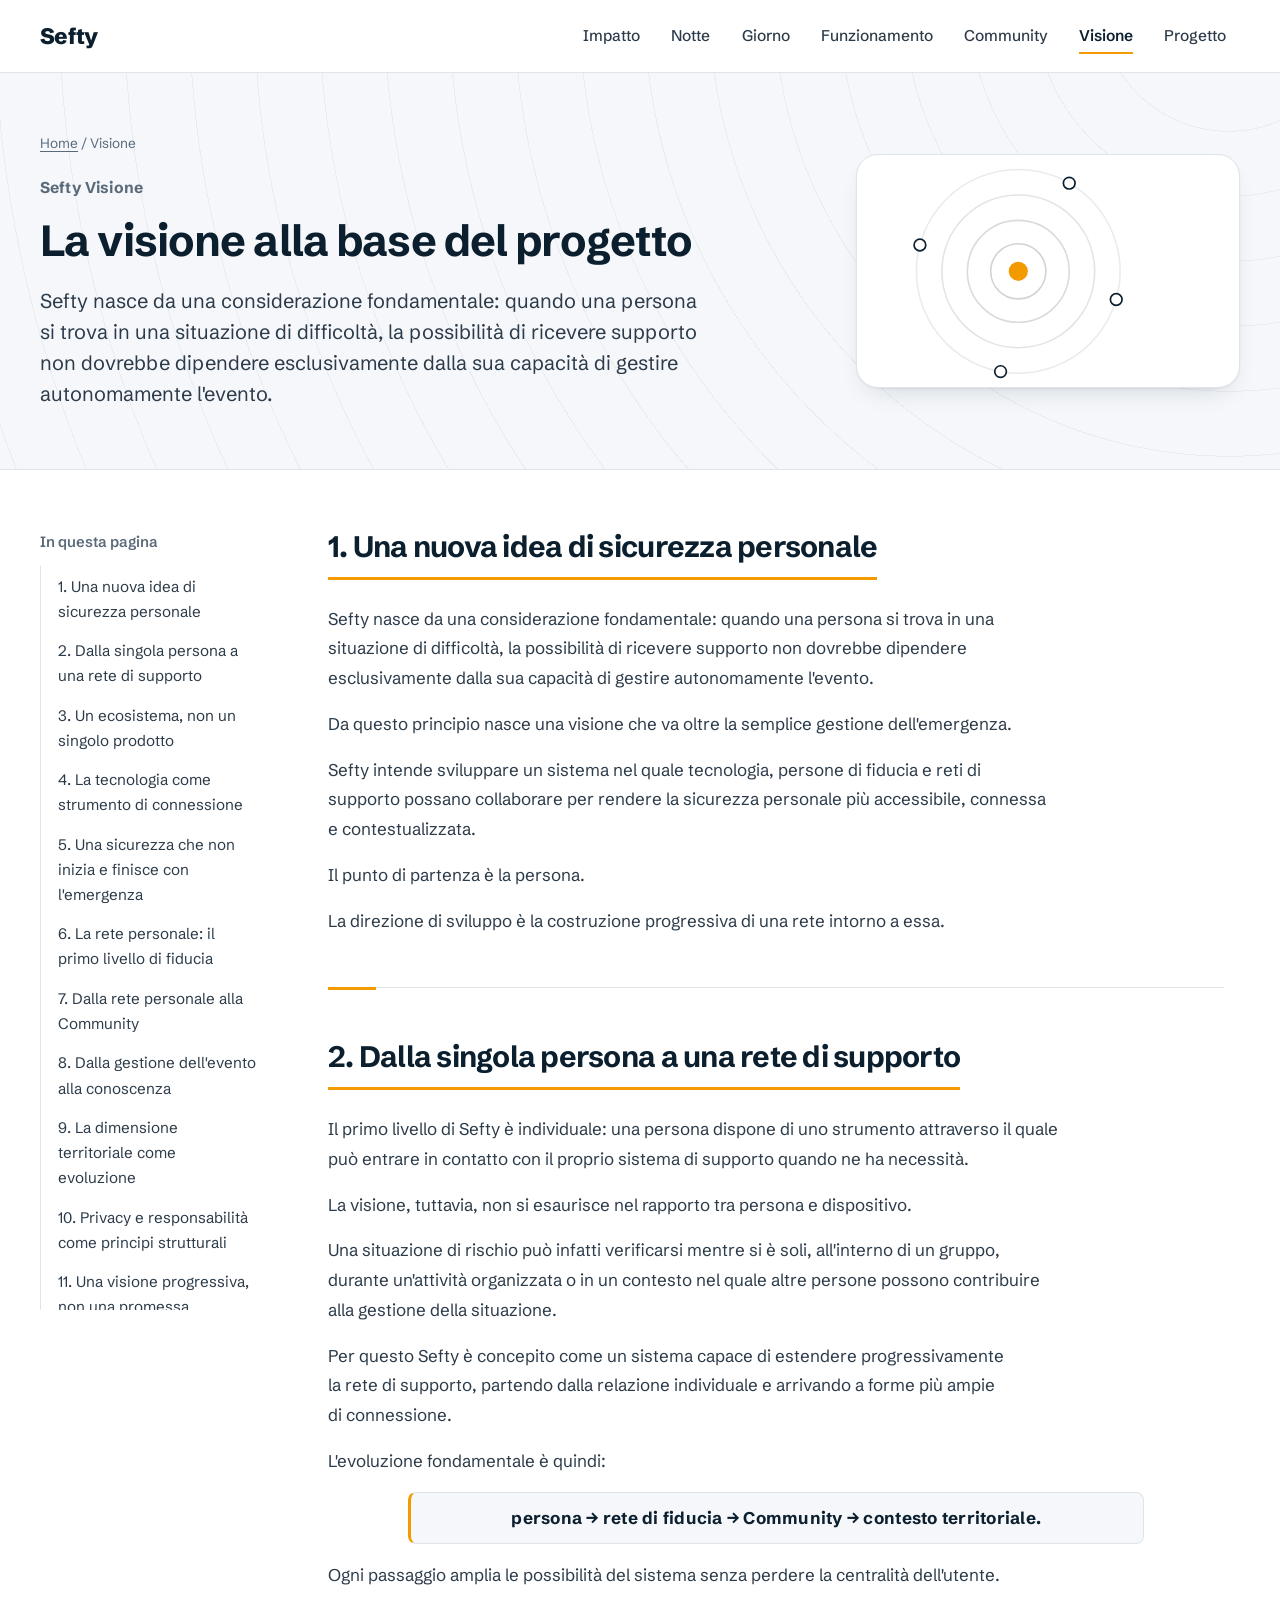
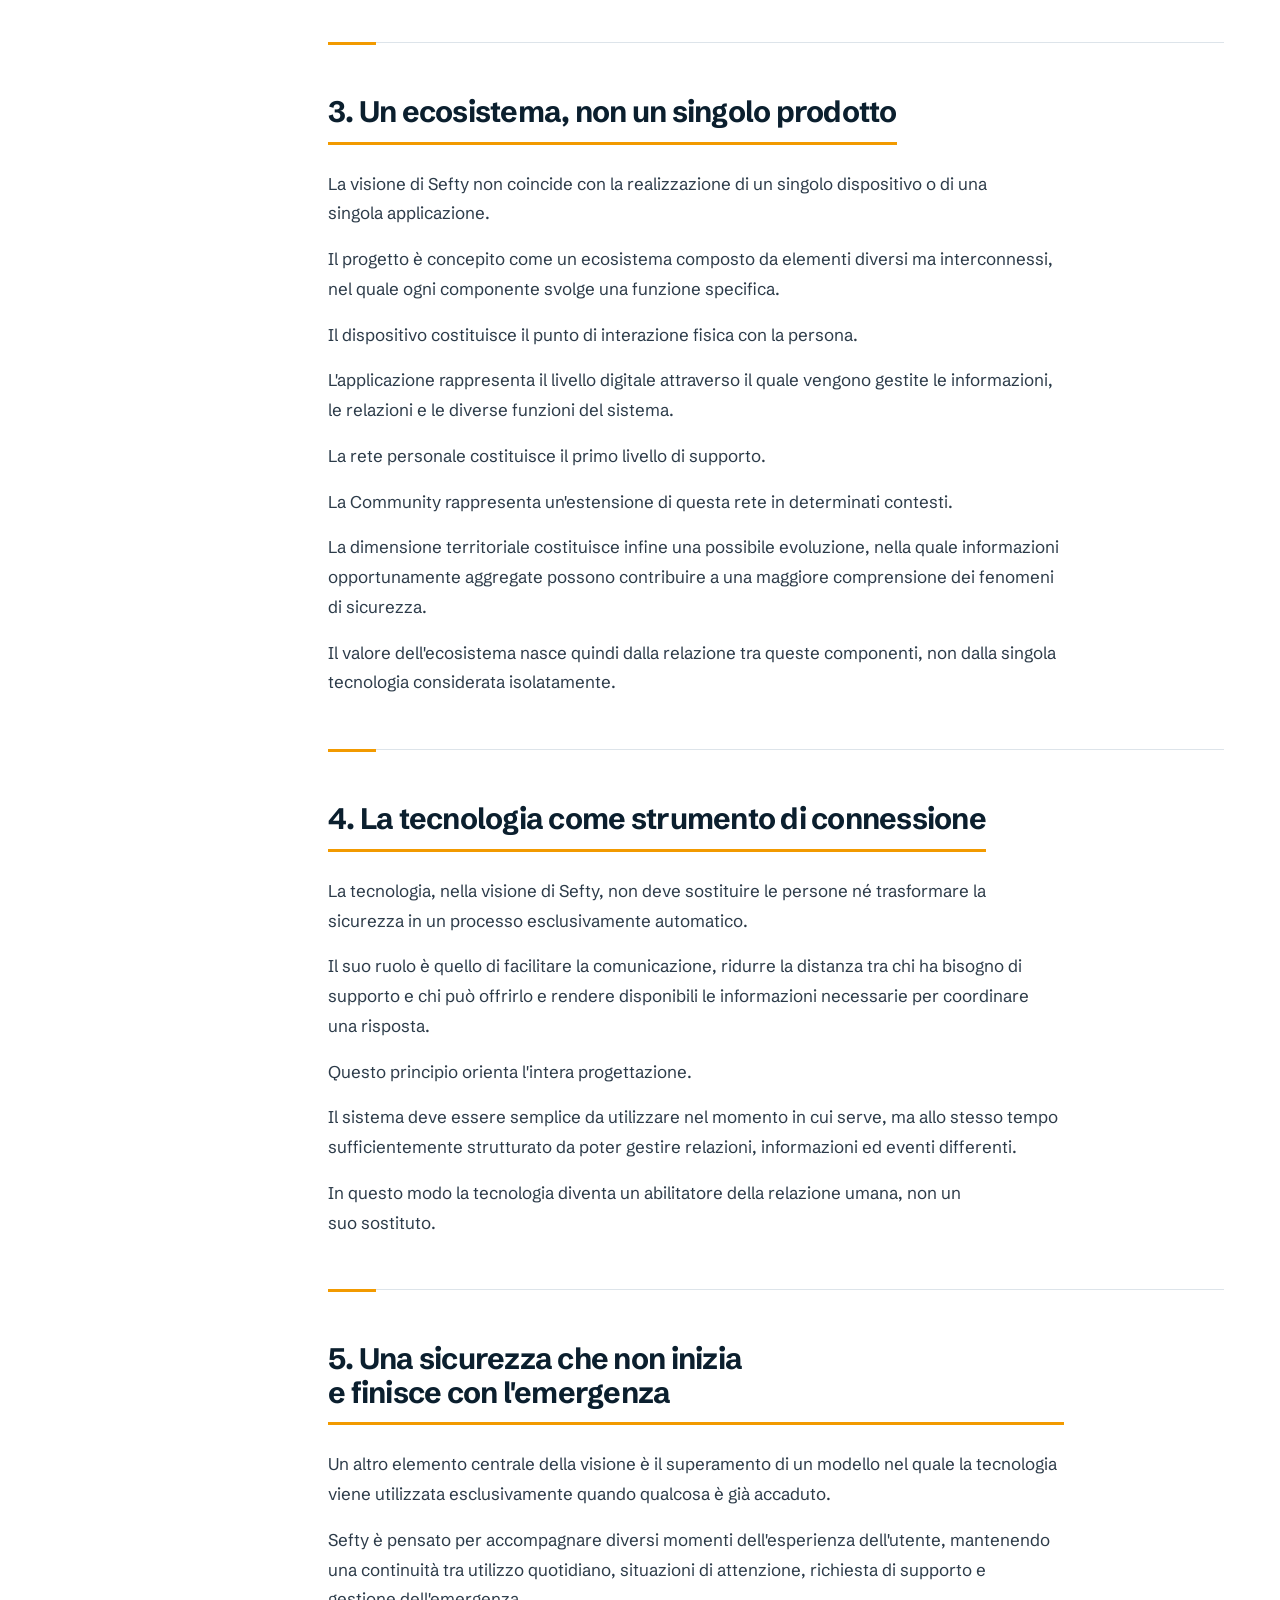
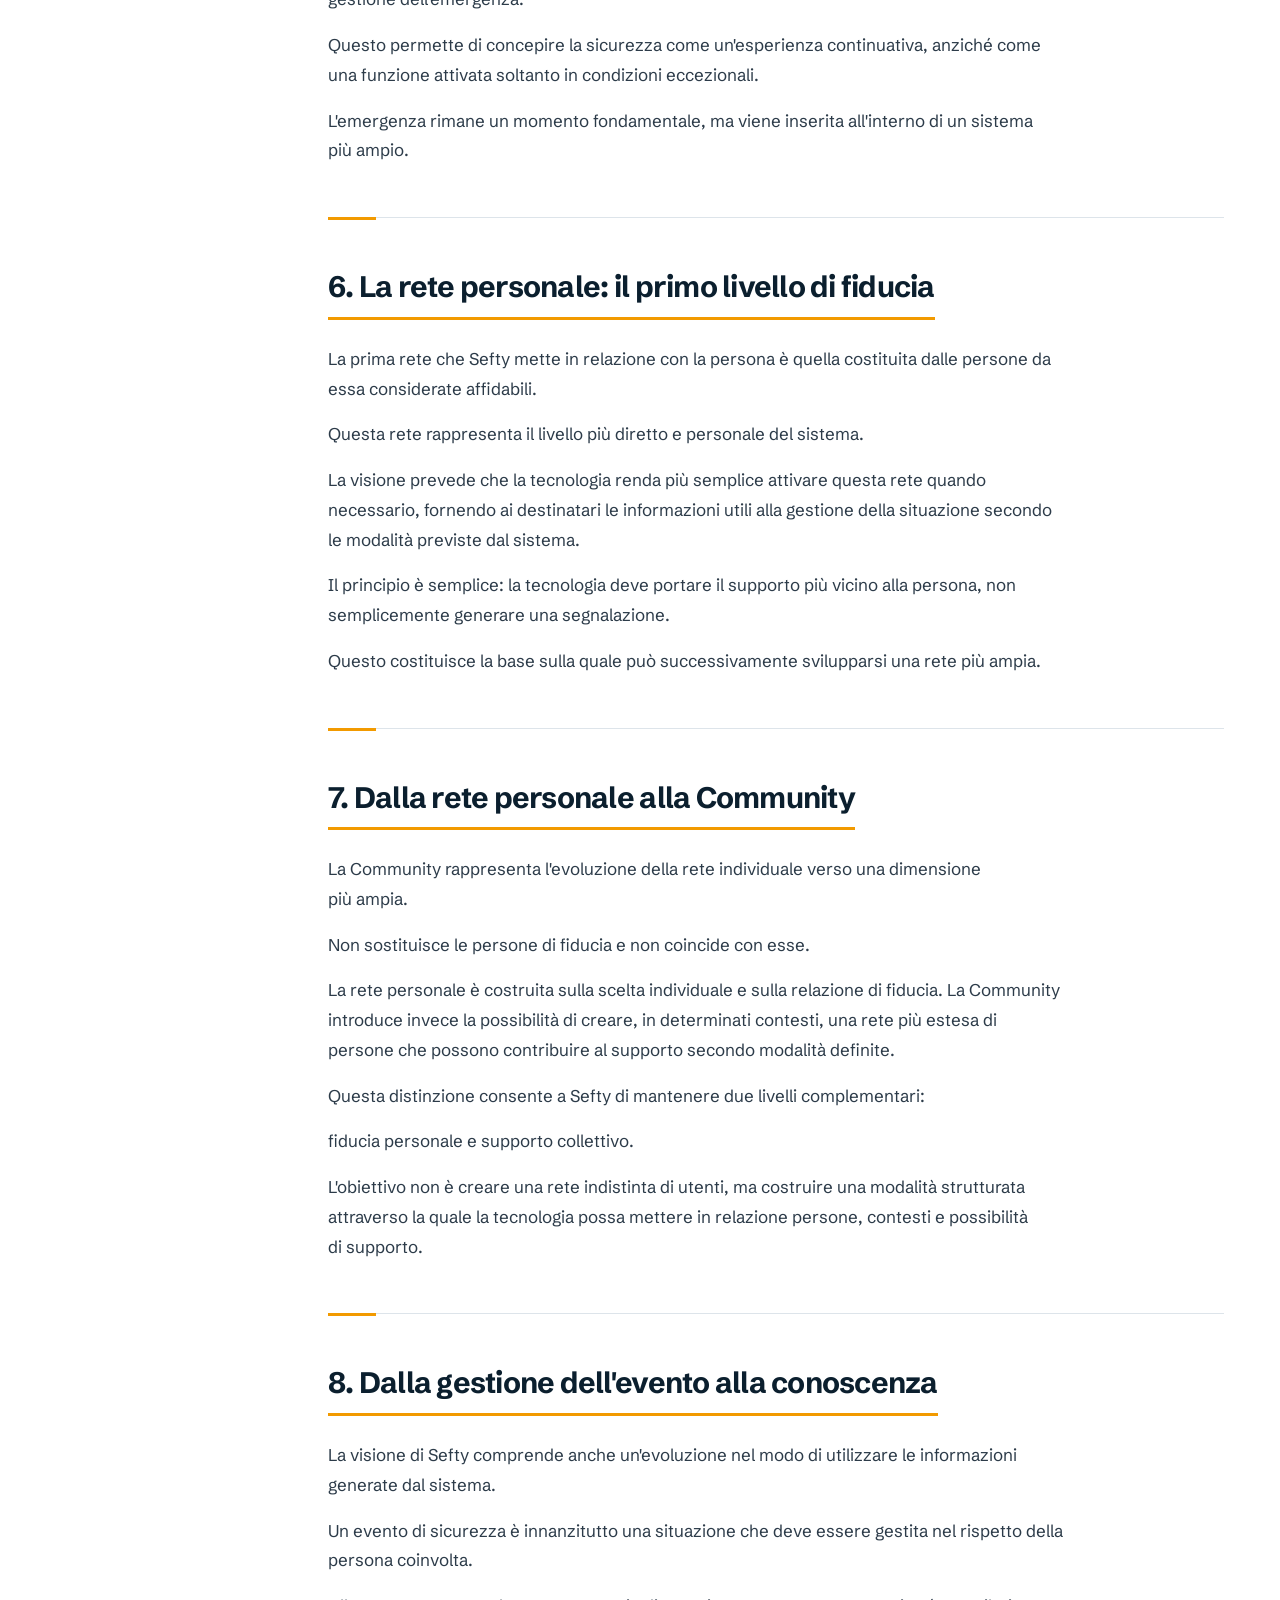
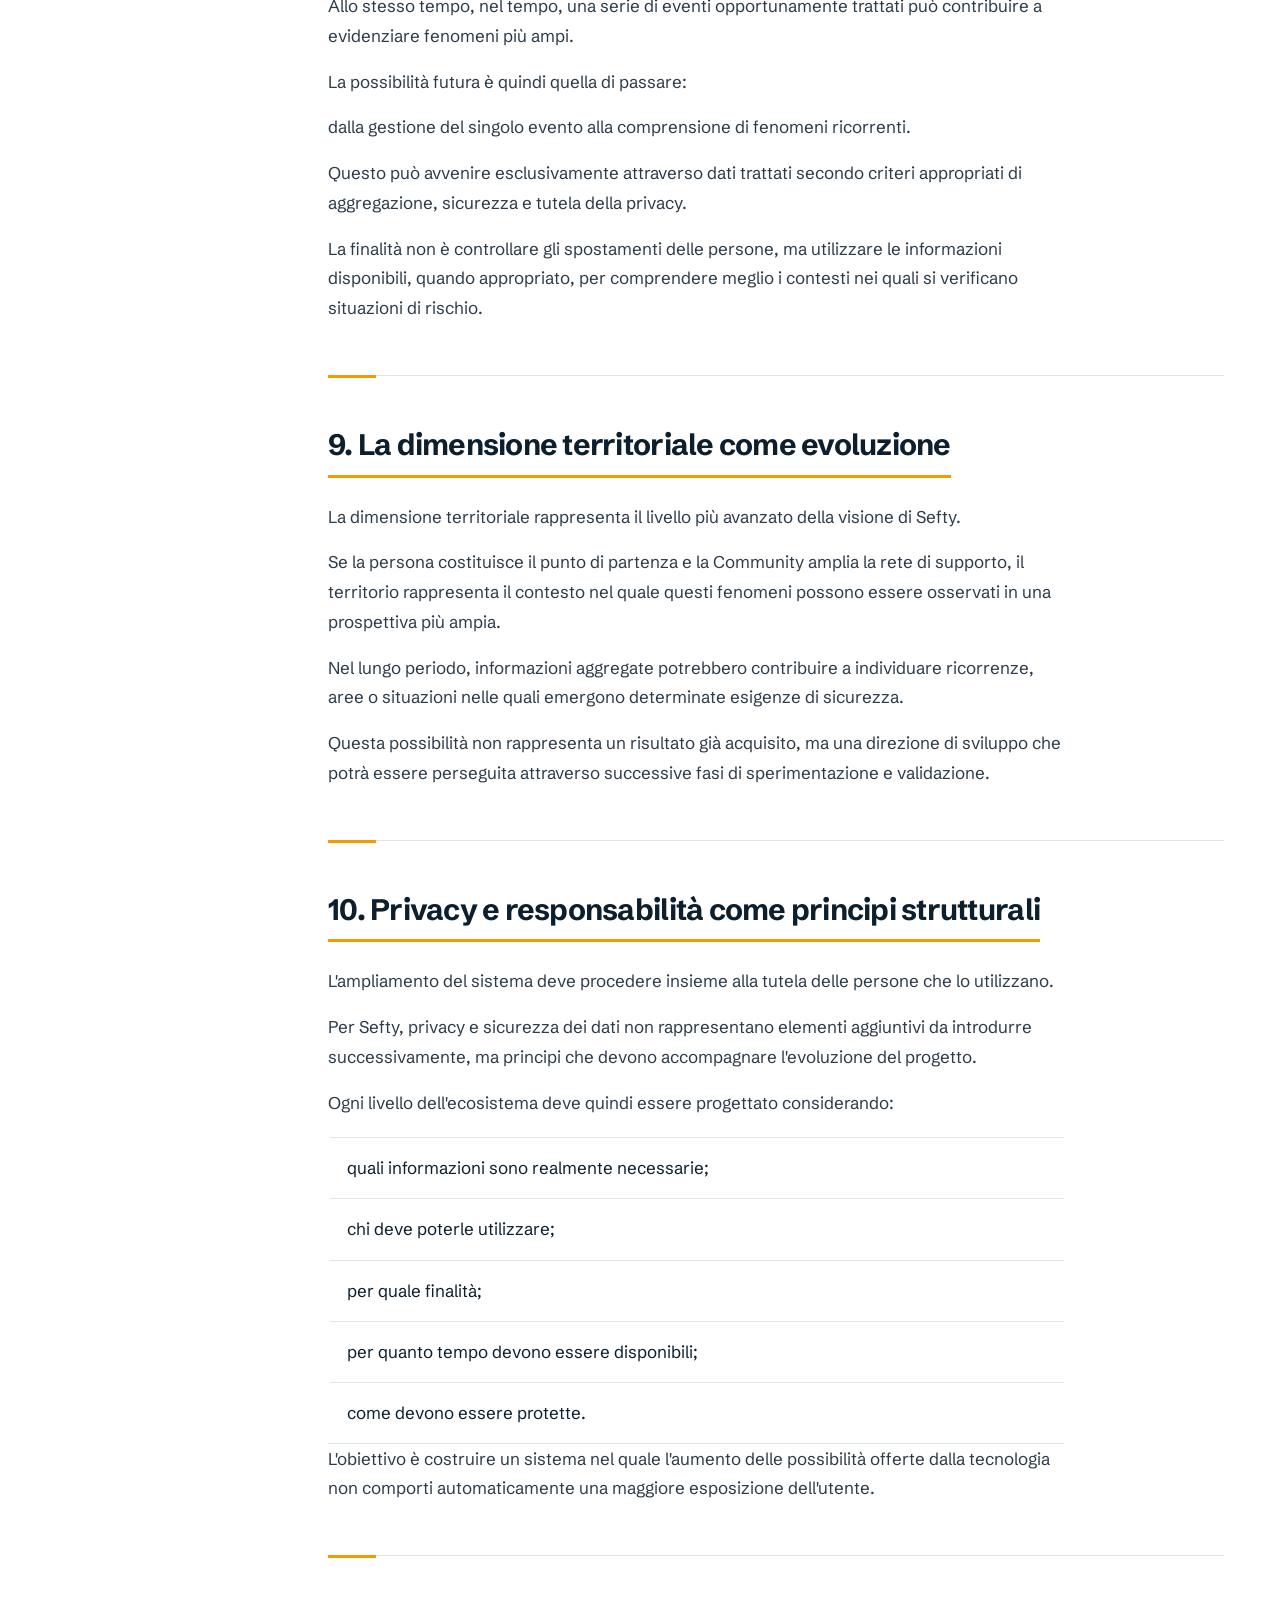
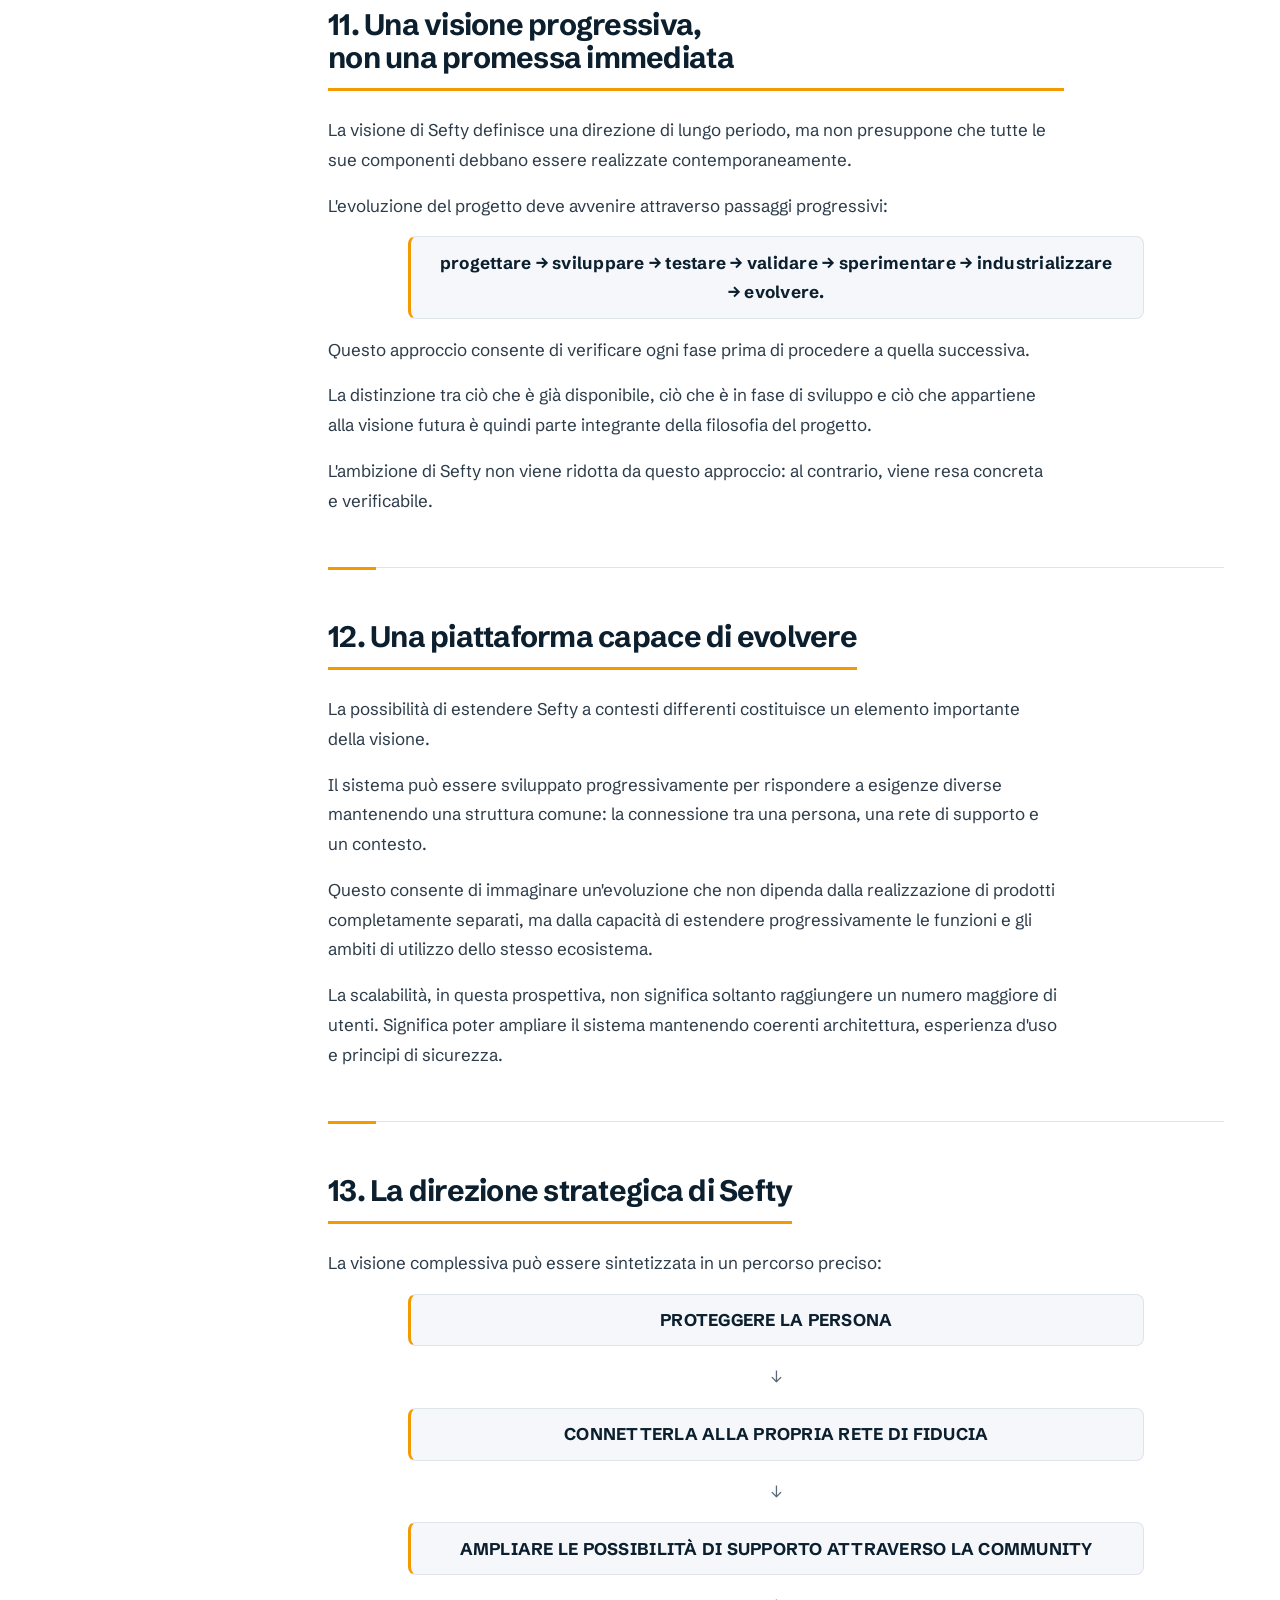
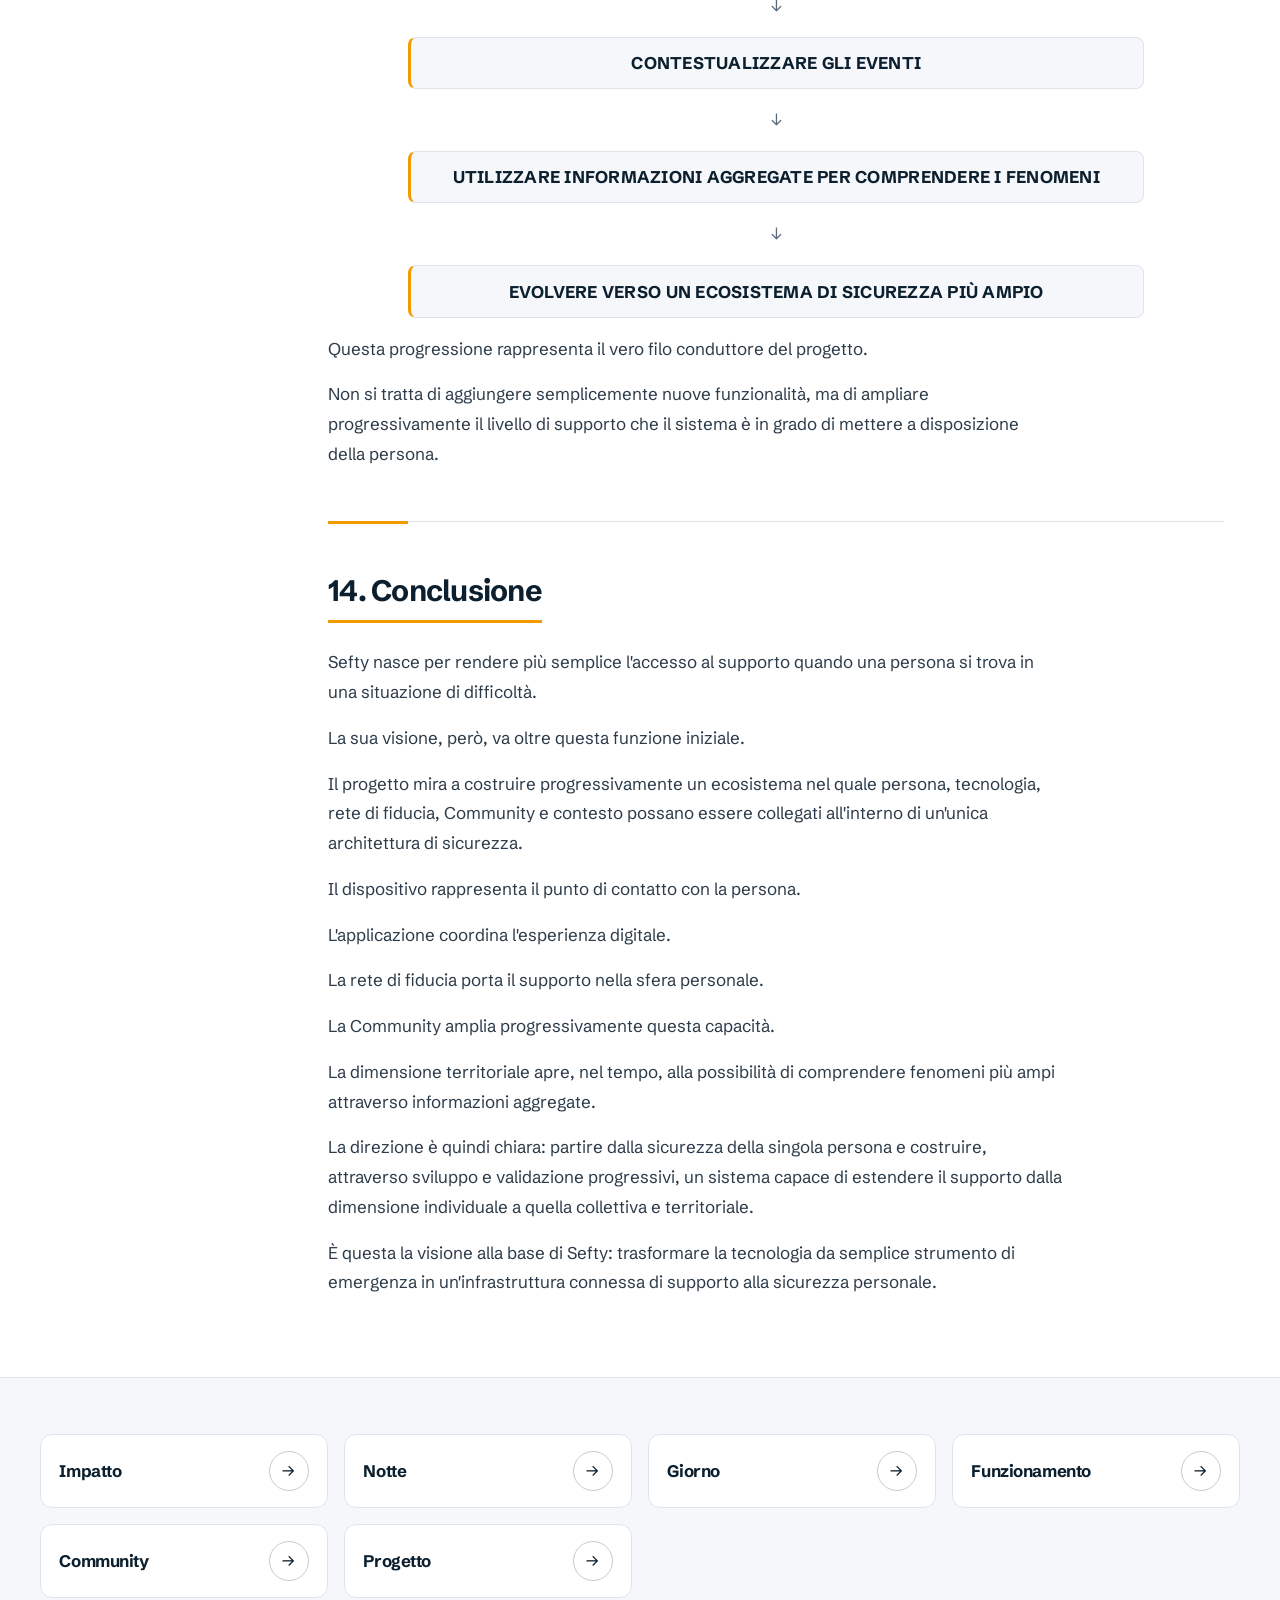
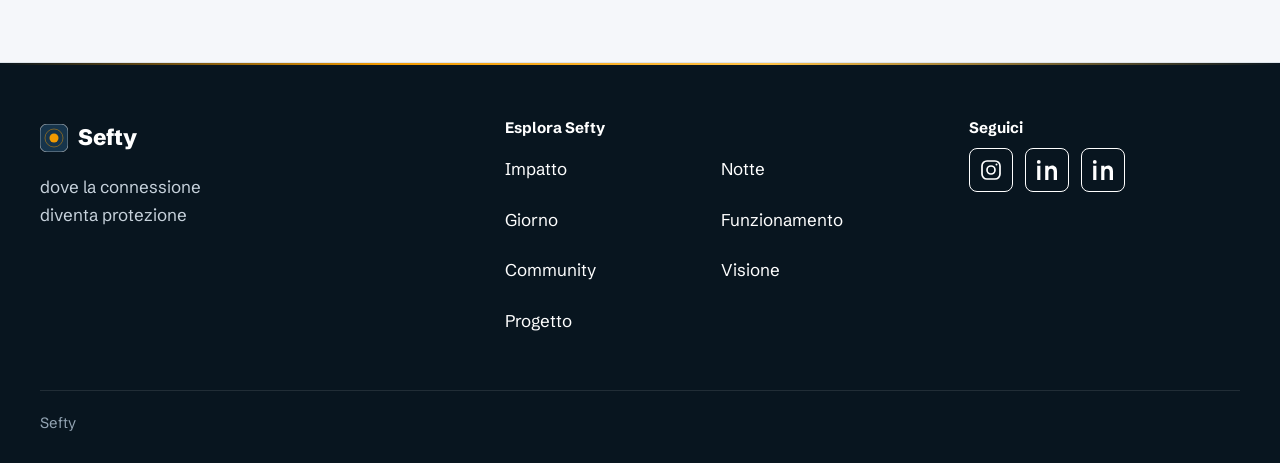
<file: visione.html>
<!DOCTYPE html>
<html lang="it">

<head>
    <meta charset="UTF-8">
    <meta name="viewport" content="width=device-width, initial-scale=1.0">
    <script>
        
        document.documentElement.classList.add('js');
        setTimeout(function () { if (!window.__sefty) document.documentElement.classList.remove('js'); }, 4000);
    </script>

    <meta name="theme-color" content="#10222f">

    <link rel="icon" href="img/favicon.svg" type="image/svg+xml">

    <link rel="preconnect" href="https://fonts.googleapis.com">
    <link rel="preconnect" href="https://fonts.gstatic.com" crossorigin>
    <link href="https://fonts.googleapis.com/css2?family=Schibsted+Grotesk:wght@400..800&amp;display=swap" rel="stylesheet">
    <link rel="stylesheet" href="css/style.css?v=mobile-2">
    <script src="javascripts/index.js?v=mobile-2" defer></script>

    <title>La visione di Sefty | Sicurezza personale e connessione</title>
    <meta name="description" content="Dalla persona alla rete di fiducia, alla Community e al territorio: la visione di Sefty per un sistema connesso di supporto alla sicurezza personale.">
    <meta name="robots" content="noindex, nofollow, noarchive, nosnippet"> <!-- disattiva -->
    <link rel="canonical" href="https://www.sefty.it/visione.html">
    <meta property="og:type" content="website">
    <meta property="og:site_name" content="Sefty">
    <meta property="og:locale" content="it_IT">
    <meta property="og:title" content="La visione di Sefty | Sicurezza personale e connessione">
    <meta property="og:description" content="Dalla persona alla rete di fiducia, alla Community e al territorio: la visione di Sefty per un sistema connesso di supporto alla sicurezza personale.">
    <meta property="og:image" content="https://www.sefty.it/img/immagine-principale.jpeg">
    <meta property="og:image:width" content="1600">
    <meta property="og:image:height" content="717">
    <meta property="og:image:alt" content="Panorama urbano notturno con strade e connessioni illuminate">
    <meta name="twitter:card" content="summary_large_image">
    <meta name="twitter:title" content="La visione di Sefty | Sicurezza personale e connessione">
    <meta name="twitter:description" content="Dalla persona alla rete di fiducia, alla Community e al territorio: la visione di Sefty per un sistema connesso di supporto alla sicurezza personale.">
    <meta name="twitter:image" content="https://www.sefty.it/img/immagine-principale.jpeg">
    <meta name="twitter:image:alt" content="Panorama urbano notturno con strade e connessioni illuminate">
    <meta property="og:url" content="https://www.sefty.it/visione.html">
    <script type="application/ld+json">{"@context":"https://schema.org","@graph":[{"@type":"Organization","name":"Sefty","description":"Progetto tecnologico di sicurezza personale, supervisione e rete di supporto.","@id":"https://www.sefty.it/#organization","url":"https://www.sefty.it/"},{"@type":"WebSite","name":"Sefty","inLanguage":"it-IT","@id":"https://www.sefty.it/#website","url":"https://www.sefty.it/","publisher":{"@id":"https://www.sefty.it/#organization"}},{"@type":"WebPage","name":"La visione di Sefty | Sicurezza personale e connessione","description":"Dalla persona alla rete di fiducia, alla Community e al territorio: la visione di Sefty per un sistema connesso di supporto alla sicurezza personale.","inLanguage":"it-IT","@id":"https://www.sefty.it/visione.html#webpage","url":"https://www.sefty.it/visione.html","isPartOf":{"@id":"https://www.sefty.it/#website"},"about":{"@id":"https://www.sefty.it/#organization"},"breadcrumb":{"@id":"https://www.sefty.it/visione.html#breadcrumb"}},{"@type":"BreadcrumbList","@id":"https://www.sefty.it/visione.html#breadcrumb","itemListElement":[{"@type":"ListItem","position":1,"name":"Home","item":"https://www.sefty.it/"},{"@type":"ListItem","position":2,"name":"Visione","item":"https://www.sefty.it/visione.html"}]}]}</script>
</head>

<body>
    <a class="skip-link" href="#main">Vai al contenuto</a>
<header class="site-header">
        <div class="wrap header-inner">
            <a class="brand" href="index.html" aria-label="Torna alla home di Sefty">Sefty</a>
            <button class="nav-toggle" id="navToggle" type="button" aria-expanded="false" aria-controls="siteNav" aria-label="Apri menu navigazione">
                <svg class="icon icon-open" viewbox="0 0 24 24" aria-hidden="true"><path d="M4 7h16M4 12h16M4 17h16"></path></svg><svg class="icon icon-close" viewbox="0 0 24 24" aria-hidden="true"><path d="M6 6l12 12M18 6 6 18"></path></svg>
            </button>
            <nav class="nav" id="siteNav" aria-label="Menu principale"><ul><li><a href="impatto.html">Impatto</a></li><li><a href="notte.html">Notte</a></li><li><a href="giorno.html">Giorno</a></li><li><a href="funzionamento.html">Funzionamento</a></li><li><a href="community.html">Community</a></li><li><a href="visione.html" aria-current="page">Visione</a></li><li><a href="progetto.html">Progetto</a></li></ul></nav>
        </div>
        <div class="progress" aria-hidden="true"><span id="progressBar"></span></div>
    </header>
    <main id="main">
        <div class="page-head rings-light">
            <div class="wrap">
                <div><nav class="breadcrumbs" aria-label="Percorso"><a href="index.html">Home</a><span aria-hidden="true"> / </span><span aria-current="page">Visione</span></nav>
                    <span class="kicker">Sefty Visione</span>
                    <h1><span class="hw"><span style="--w:0">La</span></span> <span class="hw"><span style="--w:1">visione</span></span> <span class="hw"><span style="--w:2">alla</span></span> <span class="hw"><span style="--w:3">base</span></span> <span class="hw"><span style="--w:4">del</span></span> <span class="hw"><span style="--w:5">progetto</span></span> </h1><p class="lead">Sefty nasce da una considerazione fondamentale: quando una persona si trova in una situazione di difficoltà, la possibilità di ricevere supporto non dovrebbe dipendere esclusivamente dalla sua capacità di gestire autonomamente l'evento.</p></div>
                <div class="page-art" aria-hidden="true"><svg class="art-svg" viewbox="0 0 360 220" preserveaspectratio="xMidYMid slice" aria-hidden="true" focusable="false"><circle class="rip" style="--delay:0.0s" cx="152" cy="110" r="26" fill="none" stroke="currentColor" stroke-opacity="0.55" stroke-width="1.6"></circle><circle class="rip" style="--delay:0.5s" cx="152" cy="110" r="48" fill="none" stroke="currentColor" stroke-opacity="0.45" stroke-width="1.6"></circle><circle class="rip" style="--delay:1.0s" cx="152" cy="110" r="72" fill="none" stroke="currentColor" stroke-opacity="0.35" stroke-width="1.6"></circle><circle class="rip" style="--delay:1.5s" cx="152" cy="110" r="96" fill="none" stroke="currentColor" stroke-opacity="0.25" stroke-width="1.6"></circle><circle class="pop" style="--i:0" cx="244.3" cy="136.5" r="5.5" fill="var(--art-solid)" stroke="currentColor" stroke-width="1.6"></circle><circle class="pop" style="--i:1" cx="135.3" cy="204.5" r="5.5" fill="var(--art-solid)" stroke="currentColor" stroke-width="1.6"></circle><circle class="pop" style="--i:2" cx="59.3" cy="85.2" r="5.5" fill="var(--art-solid)" stroke="currentColor" stroke-width="1.6"></circle><circle class="pop" style="--i:3" cx="200.0" cy="26.9" r="5.5" fill="var(--art-solid)" stroke="currentColor" stroke-width="1.6"></circle><circle cx="152" cy="110" r="9" fill="var(--signal)"></circle></svg></div>
            </div>
        </div>
        <div class="wrap layout">
            <nav class="toc" aria-label="In questa pagina">
                <details class="toc-disclosure"><summary>In questa pagina</summary><ul><li><a href="#s1">1. Una nuova idea di sicurezza personale</a></li><li><a href="#s2">2. Dalla singola persona a una rete di supporto</a></li><li><a href="#s3">3. Un ecosistema, non un singolo prodotto</a></li><li><a href="#s4">4. La tecnologia come strumento di connessione</a></li><li><a href="#s5">5. Una sicurezza che non inizia e finisce con l'emergenza</a></li><li><a href="#s6">6. La rete personale: il primo livello di fiducia</a></li><li><a href="#s7">7. Dalla rete personale alla Community</a></li><li><a href="#s8">8. Dalla gestione dell'evento alla conoscenza</a></li><li><a href="#s9">9. La dimensione territoriale come evoluzione</a></li><li><a href="#s10">10. Privacy e responsabilità come principi strutturali</a></li><li><a href="#s11">11. Una visione progressiva, non una promessa immediata</a></li><li><a href="#s12">12. Una piattaforma capace di evolvere</a></li><li><a href="#s13">13. La direzione strategica di Sefty</a></li><li><a href="#s14">14. Conclusione</a></li></ul></details></nav>
            <div class="prose"><section id="s1"><h2>1. Una nuova idea di sicurezza personale</h2><p>Sefty nasce da una considerazione fondamentale: quando una persona si trova in una situazione di difficoltà, la possibilità di ricevere supporto non dovrebbe dipendere esclusivamente dalla sua capacità di gestire autonomamente l'evento.</p><p>Da questo principio nasce una visione che va oltre la semplice gestione dell'emergenza.</p><p>Sefty intende sviluppare un sistema nel quale tecnologia, persone di fiducia e reti di supporto possano collaborare per rendere la sicurezza personale più accessibile, connessa e contestualizzata.</p><p>Il punto di partenza è la persona.</p><p>La direzione di sviluppo è la costruzione progressiva di una rete intorno a essa.</p></section><section id="s2"><h2>2. Dalla singola persona a una rete di supporto</h2><p>Il primo livello di Sefty è individuale: una persona dispone di uno strumento attraverso il quale può entrare in contatto con il proprio sistema di supporto quando ne ha necessità.</p><p>La visione, tuttavia, non si esaurisce nel rapporto tra persona e dispositivo.</p><p>Una situazione di rischio può infatti verificarsi mentre si è soli, all'interno di un gruppo, durante un'attività organizzata o in un contesto nel quale altre persone possono contribuire alla gestione della situazione.</p><p>Per questo Sefty è concepito come un sistema capace di estendere progressivamente la rete di supporto, partendo dalla relazione individuale e arrivando a forme più ampie di connessione.</p><p>L'evoluzione fondamentale è quindi:</p><p class="flow-label">persona → rete di fiducia → Community → contesto territoriale.</p><p>Ogni passaggio amplia le possibilità del sistema senza perdere la centralità dell'utente.</p></section><section id="s3"><h2>3. Un ecosistema, non un singolo prodotto</h2><p>La visione di Sefty non coincide con la realizzazione di un singolo dispositivo o di una singola applicazione.</p><p>Il progetto è concepito come un ecosistema composto da elementi diversi ma interconnessi, nel quale ogni componente svolge una funzione specifica.</p><p>Il dispositivo costituisce il punto di interazione fisica con la persona.</p><p>L'applicazione rappresenta il livello digitale attraverso il quale vengono gestite le informazioni, le relazioni e le diverse funzioni del sistema.</p><p>La rete personale costituisce il primo livello di supporto.</p><p>La Community rappresenta un'estensione di questa rete in determinati contesti.</p><p>La dimensione territoriale costituisce infine una possibile evoluzione, nella quale informazioni opportunamente aggregate possono contribuire a una maggiore comprensione dei fenomeni di sicurezza.</p><p>Il valore dell'ecosistema nasce quindi dalla relazione tra queste componenti, non dalla singola tecnologia considerata isolatamente.</p></section><section id="s4"><h2>4. La tecnologia come strumento di connessione</h2><p>La tecnologia, nella visione di Sefty, non deve sostituire le persone né trasformare la sicurezza in un processo esclusivamente automatico.</p><p>Il suo ruolo è quello di facilitare la comunicazione, ridurre la distanza tra chi ha bisogno di supporto e chi può offrirlo e rendere disponibili le informazioni necessarie per coordinare una risposta.</p><p>Questo principio orienta l'intera progettazione.</p><p>Il sistema deve essere semplice da utilizzare nel momento in cui serve, ma allo stesso tempo sufficientemente strutturato da poter gestire relazioni, informazioni ed eventi differenti.</p><p>In questo modo la tecnologia diventa un abilitatore della relazione umana, non un suo sostituto.</p></section><section id="s5"><h2>5. Una sicurezza che non inizia e finisce con l'emergenza</h2><p>Un altro elemento centrale della visione è il superamento di un modello nel quale la tecnologia viene utilizzata esclusivamente quando qualcosa è già accaduto.</p><p>Sefty è pensato per accompagnare diversi momenti dell'esperienza dell'utente, mantenendo una continuità tra utilizzo quotidiano, situazioni di attenzione, richiesta di supporto e gestione dell'emergenza.</p><p>Questo permette di concepire la sicurezza come un'esperienza continuativa, anziché come una funzione attivata soltanto in condizioni eccezionali.</p><p>L'emergenza rimane un momento fondamentale, ma viene inserita all'interno di un sistema più ampio.</p></section><section id="s6"><h2>6. La rete personale: il primo livello di fiducia</h2><p>La prima rete che Sefty mette in relazione con la persona è quella costituita dalle persone da essa considerate affidabili.</p><p>Questa rete rappresenta il livello più diretto e personale del sistema.</p><p>La visione prevede che la tecnologia renda più semplice attivare questa rete quando necessario, fornendo ai destinatari le informazioni utili alla gestione della situazione secondo le modalità previste dal sistema.</p><p>Il principio è semplice: la tecnologia deve portare il supporto più vicino alla persona, non semplicemente generare una segnalazione.</p><p>Questo costituisce la base sulla quale può successivamente svilupparsi una rete più ampia.</p></section><section id="s7"><h2>7. Dalla rete personale alla Community</h2><p>La Community rappresenta l'evoluzione della rete individuale verso una dimensione più ampia.</p><p>Non sostituisce le persone di fiducia e non coincide con esse.</p><p>La rete personale è costruita sulla scelta individuale e sulla relazione di fiducia. La Community introduce invece la possibilità di creare, in determinati contesti, una rete più estesa di persone che possono contribuire al supporto secondo modalità definite.</p><p>Questa distinzione consente a Sefty di mantenere due livelli complementari:</p><p>fiducia personale e supporto collettivo.</p><p>L'obiettivo non è creare una rete indistinta di utenti, ma costruire una modalità strutturata attraverso la quale la tecnologia possa mettere in relazione persone, contesti e possibilità di supporto.</p></section><section id="s8"><h2>8. Dalla gestione dell'evento alla conoscenza</h2><p>La visione di Sefty comprende anche un'evoluzione nel modo di utilizzare le informazioni generate dal sistema.</p><p>Un evento di sicurezza è innanzitutto una situazione che deve essere gestita nel rispetto della persona coinvolta.</p><p>Allo stesso tempo, nel tempo, una serie di eventi opportunamente trattati può contribuire a evidenziare fenomeni più ampi.</p><p>La possibilità futura è quindi quella di passare:</p><p>dalla gestione del singolo evento alla comprensione di fenomeni ricorrenti.</p><p>Questo può avvenire esclusivamente attraverso dati trattati secondo criteri appropriati di aggregazione, sicurezza e tutela della privacy.</p><p>La finalità non è controllare gli spostamenti delle persone, ma utilizzare le informazioni disponibili, quando appropriato, per comprendere meglio i contesti nei quali si verificano situazioni di rischio.</p></section><section id="s9"><h2>9. La dimensione territoriale come evoluzione</h2><p>La dimensione territoriale rappresenta il livello più avanzato della visione di Sefty.</p><p>Se la persona costituisce il punto di partenza e la Community amplia la rete di supporto, il territorio rappresenta il contesto nel quale questi fenomeni possono essere osservati in una prospettiva più ampia.</p><p>Nel lungo periodo, informazioni aggregate potrebbero contribuire a individuare ricorrenze, aree o situazioni nelle quali emergono determinate esigenze di sicurezza.</p><p>Questa possibilità non rappresenta un risultato già acquisito, ma una direzione di sviluppo che potrà essere perseguita attraverso successive fasi di sperimentazione e validazione.</p></section><section id="s10"><h2>10. Privacy e responsabilità come principi strutturali</h2><p>L'ampliamento del sistema deve procedere insieme alla tutela delle persone che lo utilizzano.</p><p>Per Sefty, privacy e sicurezza dei dati non rappresentano elementi aggiuntivi da introdurre successivamente, ma principi che devono accompagnare l'evoluzione del progetto.</p><p>Ogni livello dell'ecosistema deve quindi essere progettato considerando:</p><ul class="rules"><li>quali informazioni sono realmente necessarie;</li><li>chi deve poterle utilizzare;</li><li>per quale finalità;</li><li>per quanto tempo devono essere disponibili;</li><li>come devono essere protette.</li></ul><p>L'obiettivo è costruire un sistema nel quale l'aumento delle possibilità offerte dalla tecnologia non comporti automaticamente una maggiore esposizione dell'utente.</p></section><section id="s11"><h2>11. Una visione progressiva, non una promessa immediata</h2><p>La visione di Sefty definisce una direzione di lungo periodo, ma non presuppone che tutte le sue componenti debbano essere realizzate contemporaneamente.</p><p>L'evoluzione del progetto deve avvenire attraverso passaggi progressivi:</p><p class="flow-label">progettare → sviluppare → testare → validare → sperimentare → industrializzare → evolvere.</p><p>Questo approccio consente di verificare ogni fase prima di procedere a quella successiva.</p><p>La distinzione tra ciò che è già disponibile, ciò che è in fase di sviluppo e ciò che appartiene alla visione futura è quindi parte integrante della filosofia del progetto.</p><p>L'ambizione di Sefty non viene ridotta da questo approccio: al contrario, viene resa concreta e verificabile.</p></section><section id="s12"><h2>12. Una piattaforma capace di evolvere</h2><p>La possibilità di estendere Sefty a contesti differenti costituisce un elemento importante della visione.</p><p>Il sistema può essere sviluppato progressivamente per rispondere a esigenze diverse mantenendo una struttura comune: la connessione tra una persona, una rete di supporto e un contesto.</p><p>Questo consente di immaginare un'evoluzione che non dipenda dalla realizzazione di prodotti completamente separati, ma dalla capacità di estendere progressivamente le funzioni e gli ambiti di utilizzo dello stesso ecosistema.</p><p>La scalabilità, in questa prospettiva, non significa soltanto raggiungere un numero maggiore di utenti. Significa poter ampliare il sistema mantenendo coerenti architettura, esperienza d'uso e principi di sicurezza.</p></section><section id="s13"><h2>13. La direzione strategica di Sefty</h2><p>La visione complessiva può essere sintetizzata in un percorso preciso:</p><p class="flow-label">PROTEGGERE LA PERSONA</p><p class="flow-arrow">↓</p><p class="flow-label">CONNETTERLA ALLA PROPRIA RETE DI FIDUCIA</p><p class="flow-arrow">↓</p><p class="flow-label">AMPLIARE LE POSSIBILITÀ DI SUPPORTO ATTRAVERSO LA COMMUNITY</p><p class="flow-arrow">↓</p><p class="flow-label">CONTESTUALIZZARE GLI EVENTI</p><p class="flow-arrow">↓</p><p class="flow-label">UTILIZZARE INFORMAZIONI AGGREGATE PER COMPRENDERE I FENOMENI</p><p class="flow-arrow">↓</p><p class="flow-label">EVOLVERE VERSO UN ECOSISTEMA DI SICUREZZA PIÙ AMPIO</p><p>Questa progressione rappresenta il vero filo conduttore del progetto.</p><p>Non si tratta di aggiungere semplicemente nuove funzionalità, ma di ampliare progressivamente il livello di supporto che il sistema è in grado di mettere a disposizione della persona.</p></section><section id="s14"><h2>14. Conclusione</h2><p>Sefty nasce per rendere più semplice l'accesso al supporto quando una persona si trova in una situazione di difficoltà.</p><p>La sua visione, però, va oltre questa funzione iniziale.</p><p>Il progetto mira a costruire progressivamente un ecosistema nel quale persona, tecnologia, rete di fiducia, Community e contesto possano essere collegati all'interno di un'unica architettura di sicurezza.</p><p>Il dispositivo rappresenta il punto di contatto con la persona.</p><p>L'applicazione coordina l'esperienza digitale.</p><p>La rete di fiducia porta il supporto nella sfera personale.</p><p>La Community amplia progressivamente questa capacità.</p><p>La dimensione territoriale apre, nel tempo, alla possibilità di comprendere fenomeni più ampi attraverso informazioni aggregate.</p><p>La direzione è quindi chiara: partire dalla sicurezza della singola persona e costruire, attraverso sviluppo e validazione progressivi, un sistema capace di estendere il supporto dalla dimensione individuale a quella collettiva e territoriale.</p><p>È questa la visione alla base di Sefty: trasformare la tecnologia da semplice strumento di emergenza in un'infrastruttura connessa di supporto alla sicurezza personale.</p></section></div></div>
        <section class="related band-mist">
            <div class="wrap">
                <ul class="related-grid"><li class="tile"><h3><a class="tile-link" href="impatto.html">Impatto</a></h3><span class="tile-arrow" aria-hidden="true">→</span></li><li class="tile"><h3><a class="tile-link" href="notte.html">Notte</a></h3><span class="tile-arrow" aria-hidden="true">→</span></li><li class="tile"><h3><a class="tile-link" href="giorno.html">Giorno</a></h3><span class="tile-arrow" aria-hidden="true">→</span></li><li class="tile"><h3><a class="tile-link" href="funzionamento.html">Funzionamento</a></h3><span class="tile-arrow" aria-hidden="true">→</span></li><li class="tile"><h3><a class="tile-link" href="community.html">Community</a></h3><span class="tile-arrow" aria-hidden="true">→</span></li><li class="tile"><h3><a class="tile-link" href="progetto.html">Progetto</a></h3><span class="tile-arrow" aria-hidden="true">→</span></li></ul>
            </div>
        </section>
    </main>
<footer class="site-footer"><div class="wrap"><div class="footer-grid"><div><a class="brand" href="index.html"><svg width="28" height="28" viewbox="0 0 28 28" aria-hidden="true"><rect width="28" height="28" rx="7" fill="#10222f"></rect><circle cx="14" cy="14" r="4.5" fill="#f29a00"></circle><circle cx="14" cy="14" r="9" fill="none" stroke="#f29a00" stroke-opacity=".45"></circle></svg>Sefty</a>
                    <p class="footer-tagline">dove la connessione diventa protezione</p></div><nav aria-label="Esplora Sefty"><h2>Esplora Sefty</h2><ul class="footer-links"><li><a href="impatto.html">Impatto</a></li><li><a href="notte.html">Notte</a></li><li><a href="giorno.html">Giorno</a></li><li><a href="funzionamento.html">Funzionamento</a></li><li><a href="community.html">Community</a></li><li><a href="visione.html">Visione</a></li><li><a href="progetto.html">Progetto</a></li></ul></nav><section class="footer-social" aria-label="Profili social"><h2>Seguici</h2><div class="footer-social-links"><a class="footer-social-link" data-social="instagram" aria-label="Instagram" title="Instagram"><svg viewBox="0 0 24 24" width="24" height="24" fill="none" stroke="currentColor" stroke-width="1.7" role="img" aria-label="Instagram"><rect x="3" y="3" width="18" height="18" rx="5"/><circle cx="12" cy="12" r="4"/><circle cx="17.5" cy="6.5" r="1" fill="currentColor" stroke="none"/></svg></a><a class="footer-social-link" data-social="linkedin-1" aria-label="LinkedIn — profilo 1" title="LinkedIn — profilo 1"><svg viewBox="0 0 24 24" width="24" height="24" fill="none" stroke="currentColor" stroke-width="1.7" role="img" aria-label="LinkedIn — profilo 1"><path fill="currentColor" stroke="none" d="M5.4 7.8H2.2V22h3.2V7.8ZM3.8 2a1.9 1.9 0 1 0 0 3.8 1.9 1.9 0 0 0 0-3.8ZM22 13.3c0-3.5-1.9-5.7-4.8-5.7-2.2 0-3.2 1.2-3.8 2V7.8h-3.2V22h3.2v-7.9c0-2.1.9-3.3 2.6-3.3 1.6 0 2.7 1.1 2.7 3.3V22H22v-8.7Z"/></svg></a><a class="footer-social-link" data-social="linkedin-2" aria-label="LinkedIn — profilo 2" title="LinkedIn — profilo 2"><svg viewBox="0 0 24 24" width="24" height="24" fill="none" stroke="currentColor" stroke-width="1.7" role="img" aria-label="LinkedIn — profilo 2"><path fill="currentColor" stroke="none" d="M5.4 7.8H2.2V22h3.2V7.8ZM3.8 2a1.9 1.9 0 1 0 0 3.8 1.9 1.9 0 0 0 0-3.8ZM22 13.3c0-3.5-1.9-5.7-4.8-5.7-2.2 0-3.2 1.2-3.8 2V7.8h-3.2V22h3.2v-7.9c0-2.1.9-3.3 2.6-3.3 1.6 0 2.7 1.1 2.7 3.3V22H22v-8.7Z"/></svg></a></div></section></div><p class="legal">Sefty</p></div></footer>
</body>

</html>
</file>
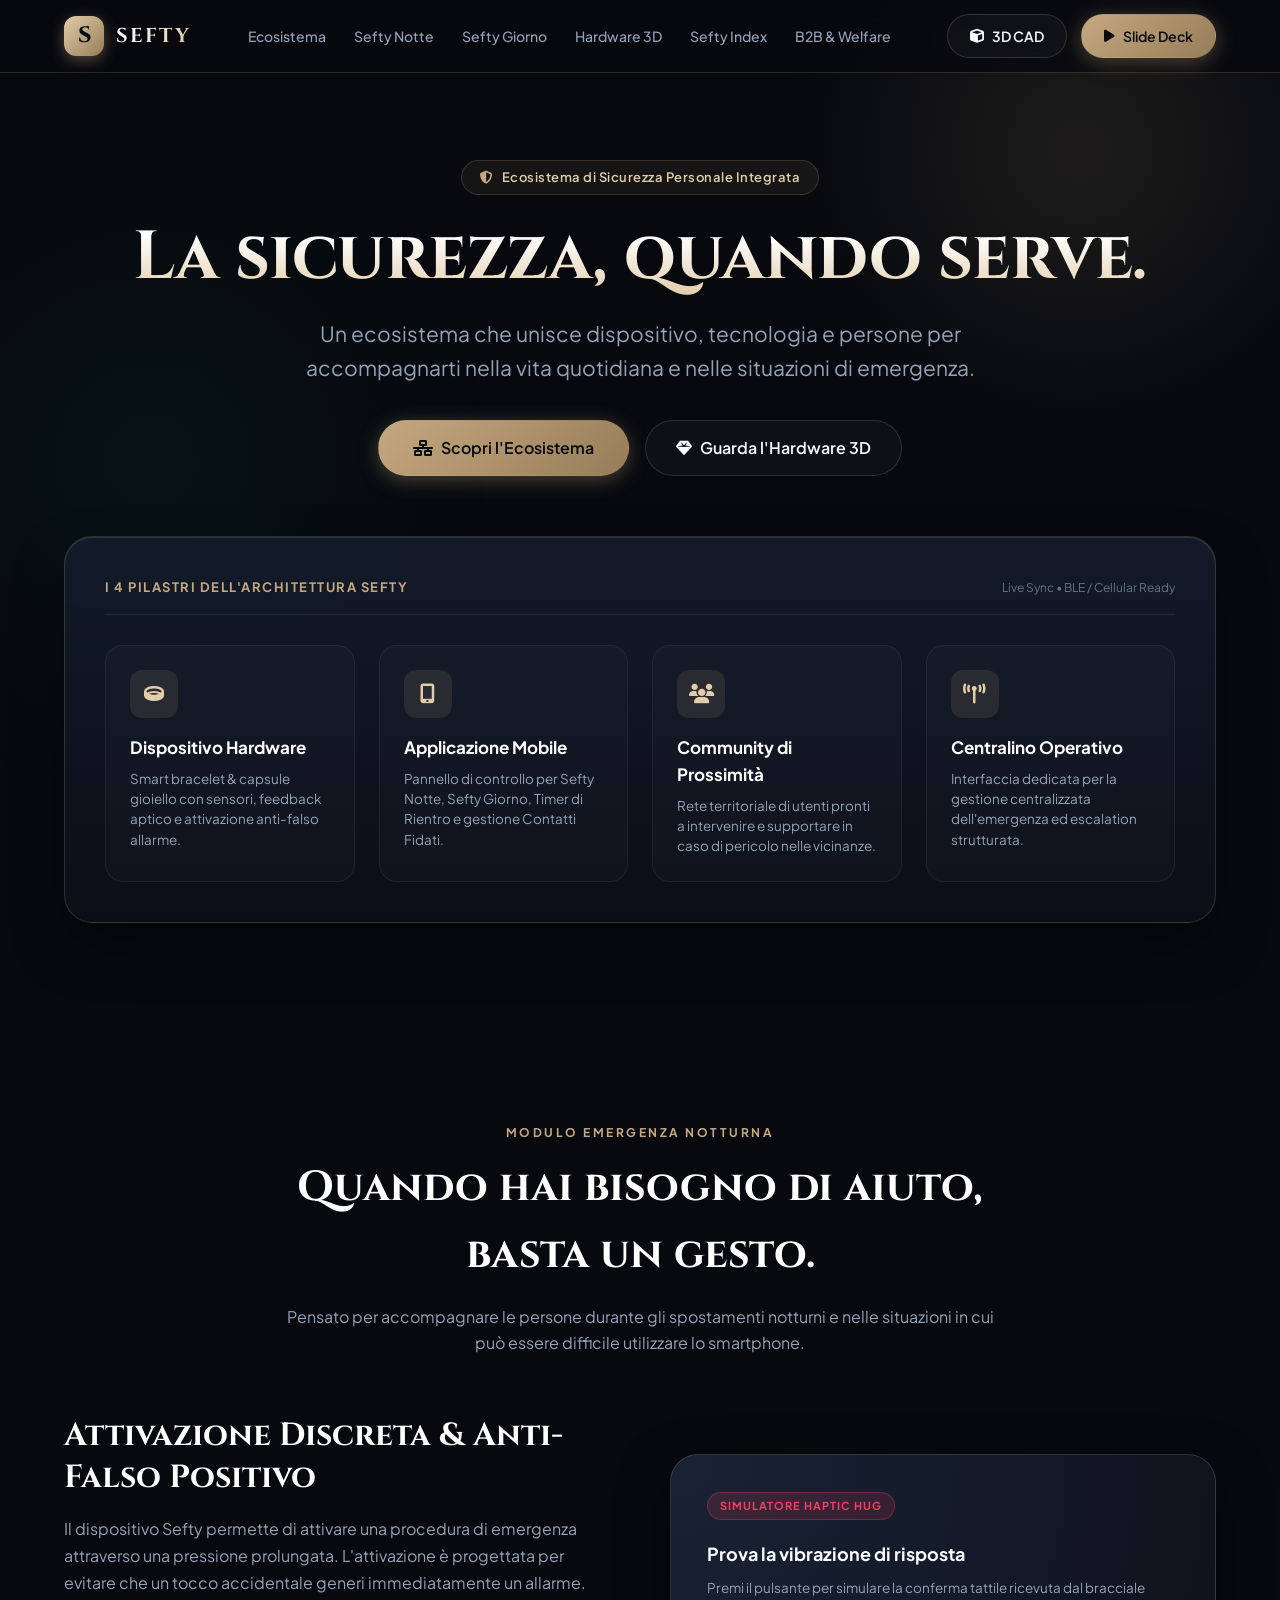
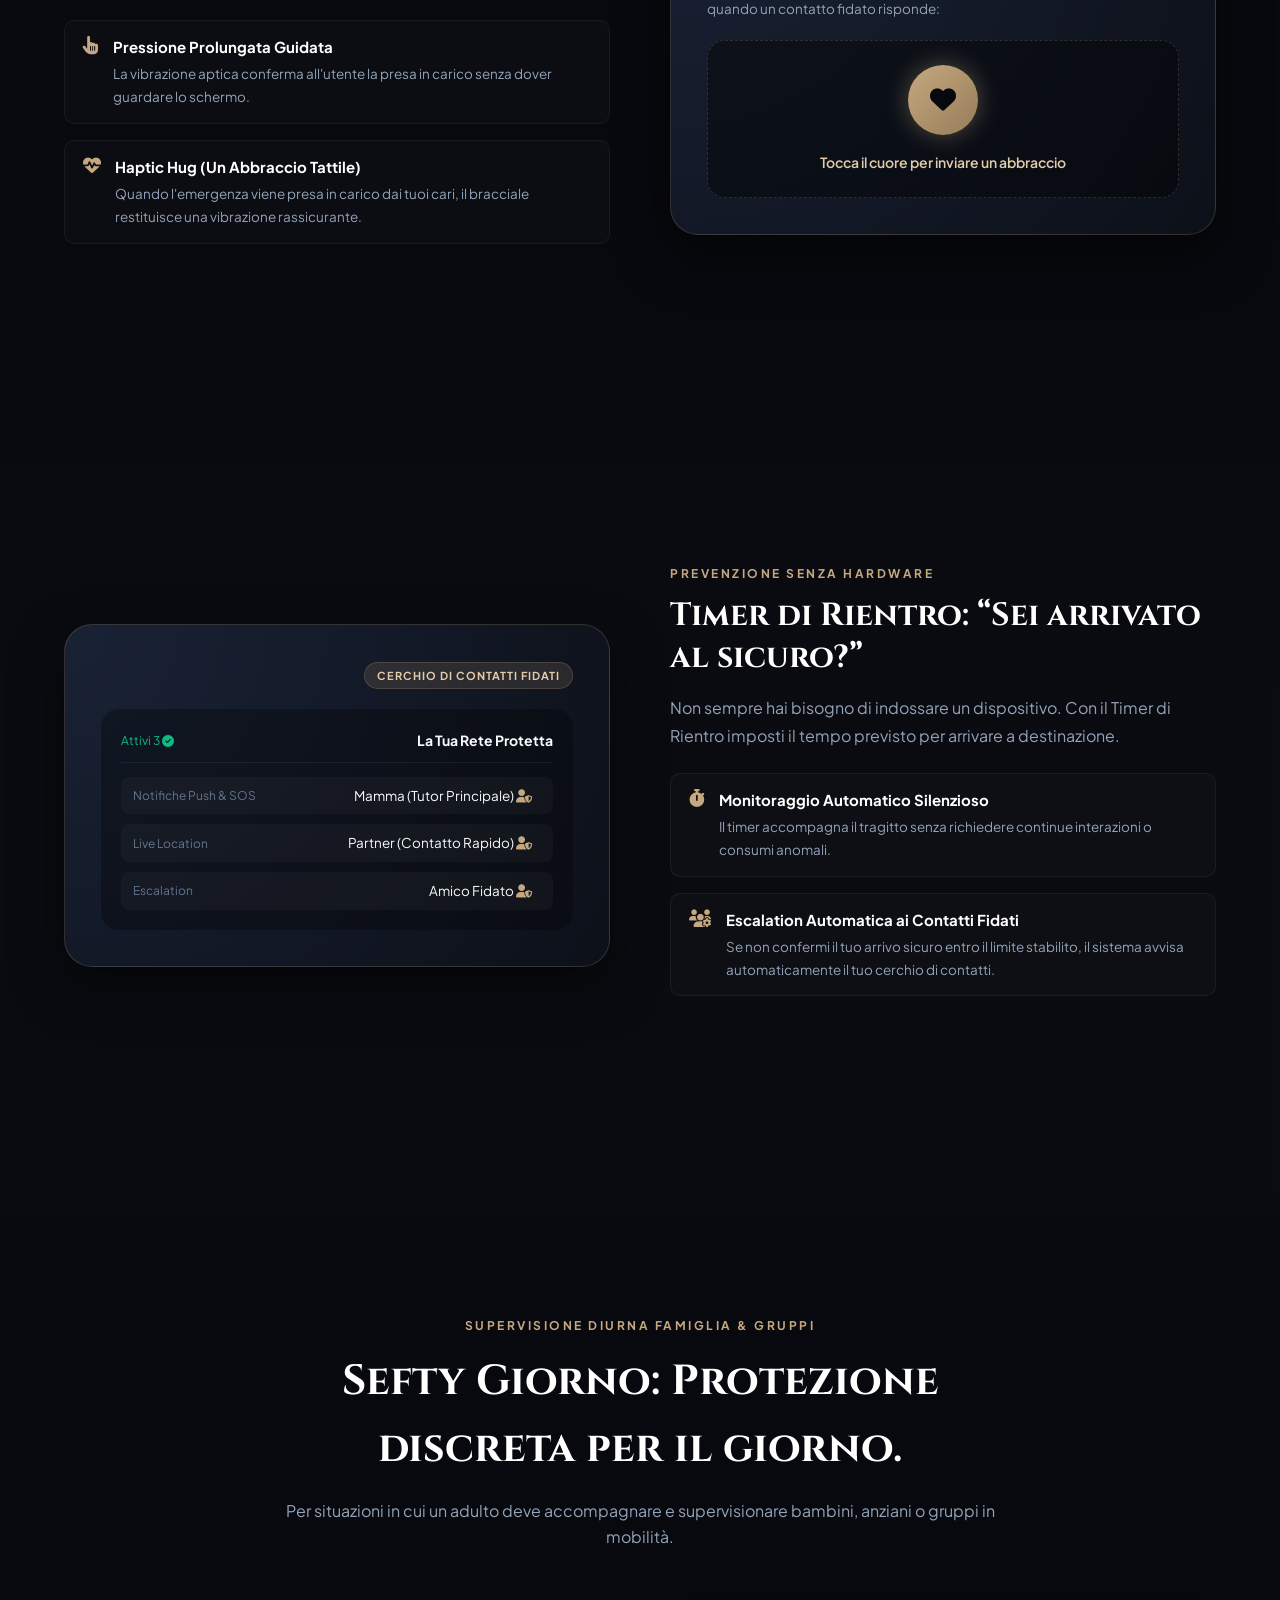
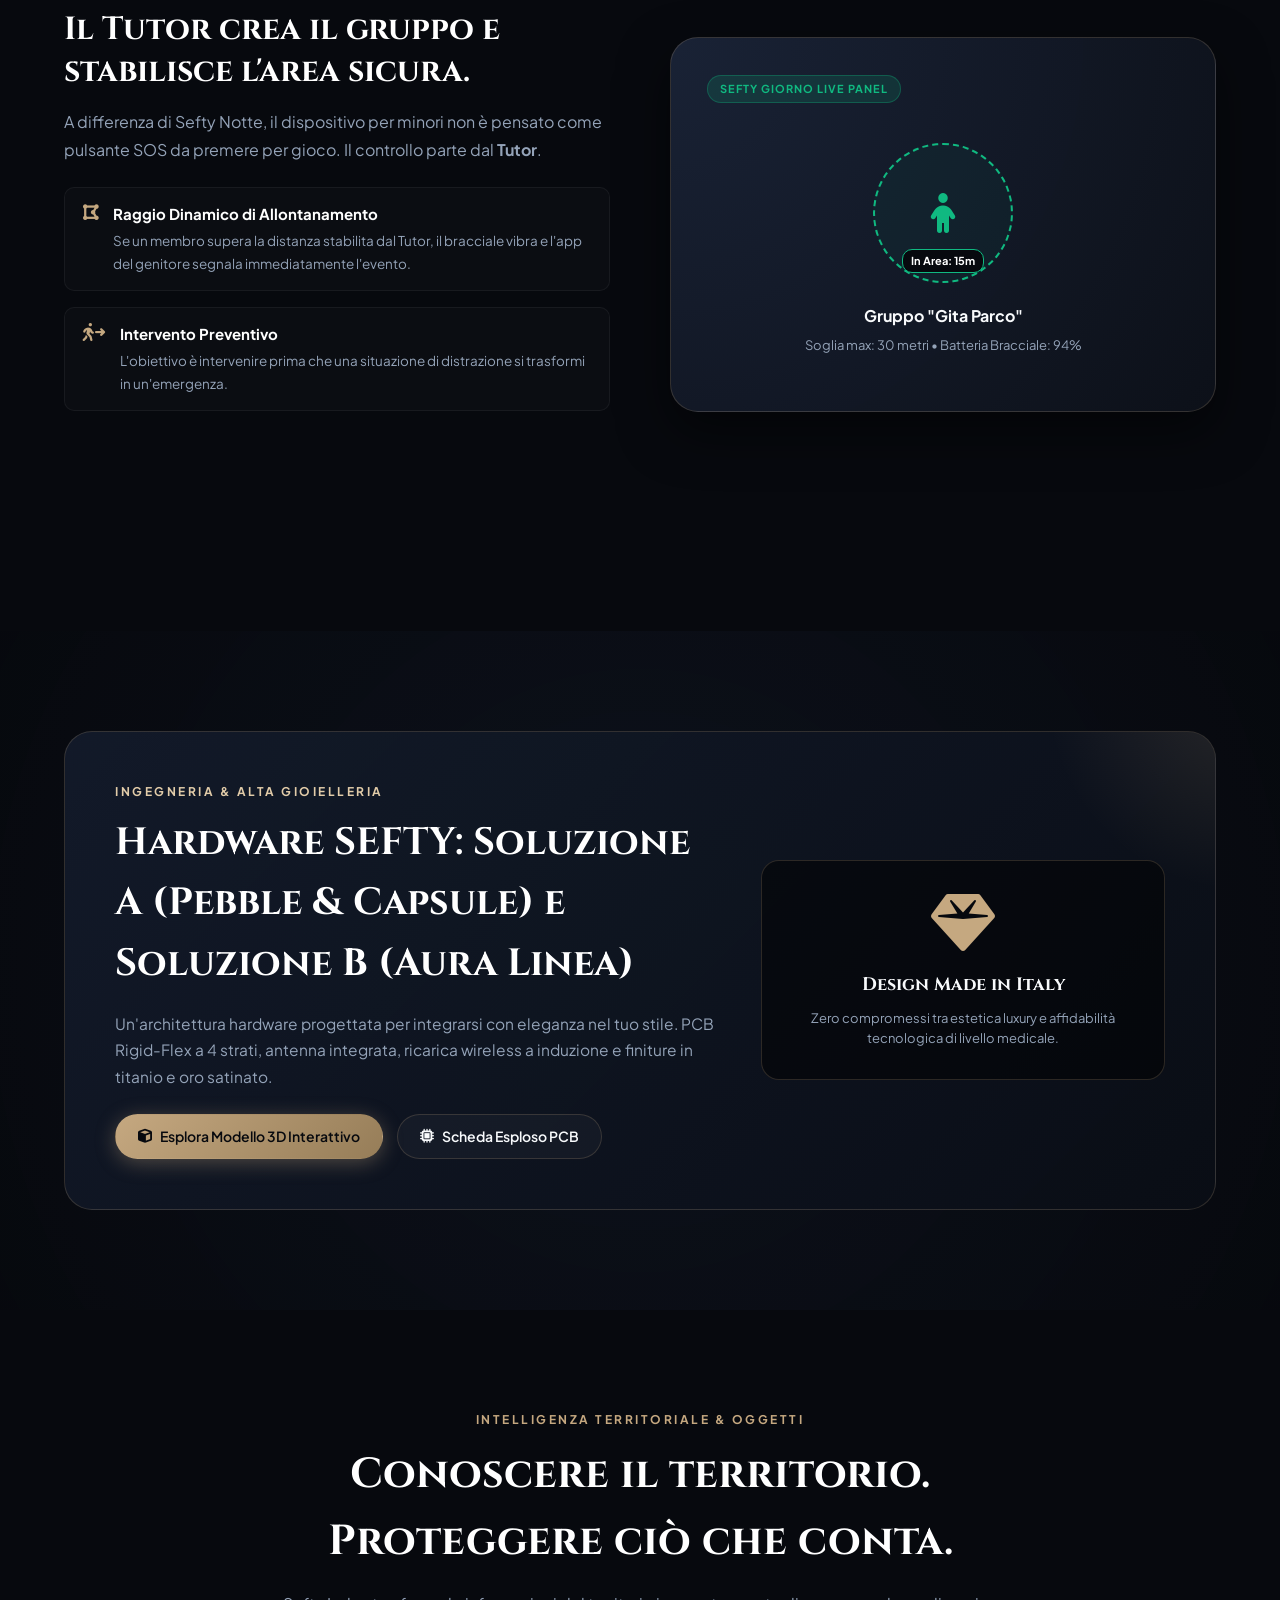
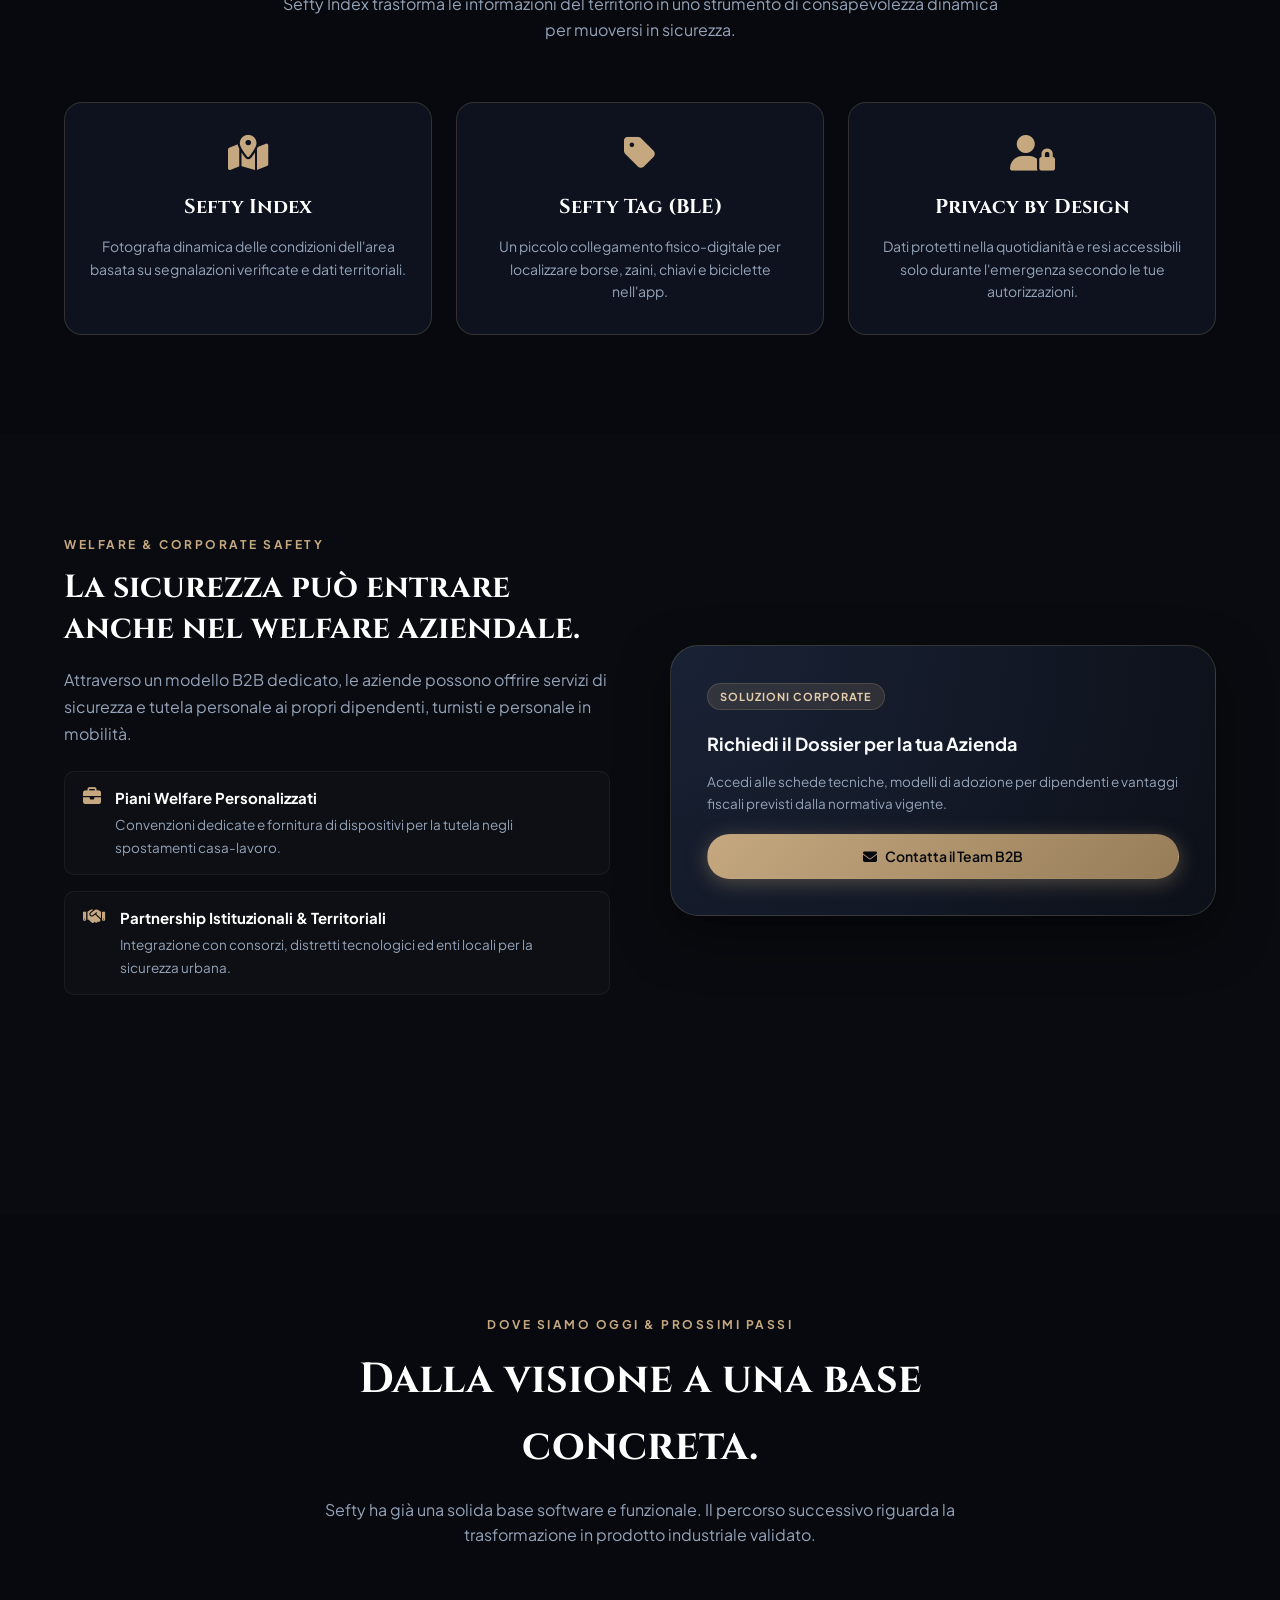
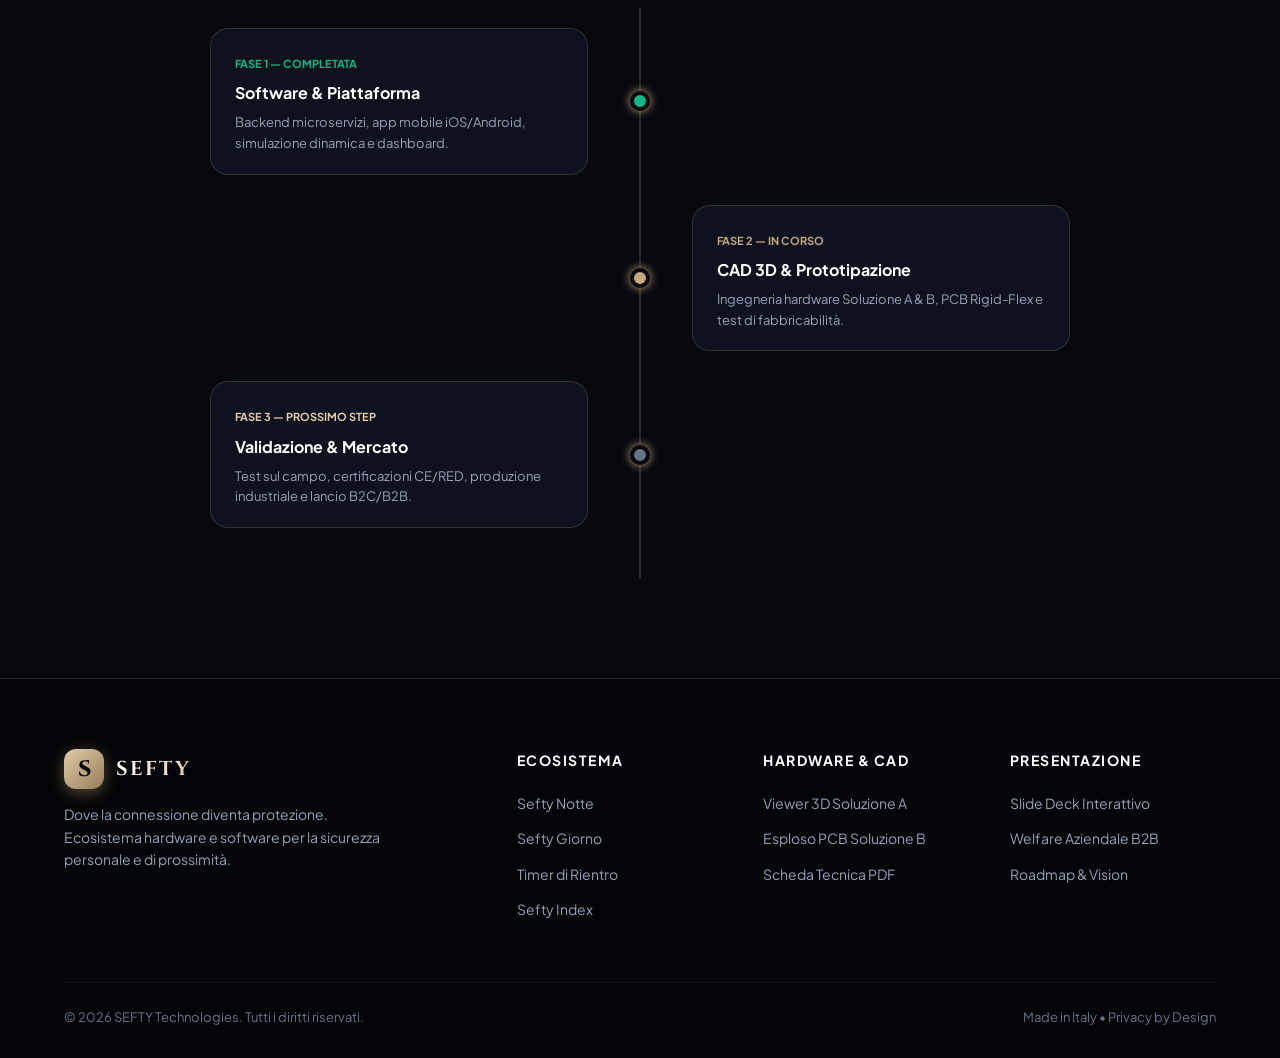
<file: exports/sito_sefty.html>
<!DOCTYPE html>
<html lang="it">
<head>
  <meta charset="UTF-8">
  <meta name="viewport" content="width=device-width, initial-scale=1.0">
  <title>SEFTY — La sicurezza, quando serve | Sito Ufficiale</title>
  <meta name="description" content="Un ecosistema che unisce dispositivo, tecnologia e persone per accompagnarti nella vita quotidiana e nelle situazioni di emergenza.">
  
  <!-- Google Fonts -->
  <link rel="preconnect" href="https://fonts.googleapis.com">
  <link rel="preconnect" href="https://fonts.gstatic.com" crossorigin>
  <link href="https://fonts.googleapis.com/css2?family=Cinzel:wght@500;600;700;800&family=Inter:wght@300;400;500;600;700&family=Plus+Jakarta+Sans:wght@400;500;600;700;800&display=swap" rel="stylesheet">
  <link rel="stylesheet" href="https://cdnjs.cloudflare.com/ajax/libs/font-awesome/6.4.0/css/all.min.css">

  <style>
    :root {
      --bg-dark: #07090e;
      --bg-card: rgba(18, 24, 38, 0.7);
      --bg-card-hover: rgba(26, 35, 54, 0.85);
      --bg-cream: #F8F6F0;
      --accent-gold: #c5a880;
      --accent-gold-light: #e2cca9;
      --accent-gold-dark: #967d58;
      --accent-emerald: #10b981;
      --accent-rose: #f43f5e;
      --accent-cyan: #06b6d4;
      --text-main: #f8fafc;
      --text-muted: #94a3b8;
      --text-dim: #64748b;
      --border-subtle: rgba(197, 168, 128, 0.2);
      --border-glow: rgba(197, 168, 128, 0.45);
      --shadow-gold: 0 10px 35px -5px rgba(197, 168, 128, 0.25);
      --radius-sm: 10px;
      --radius-md: 18px;
      --radius-lg: 28px;
    }

    * {
      box-sizing: border-box;
      margin: 0;
      padding: 0;
      scroll-behavior: smooth;
    }

    body {
      font-family: 'Plus Jakarta Sans', -apple-system, sans-serif;
      background-color: var(--bg-dark);
      color: var(--text-main);
      line-height: 1.6;
      overflow-x: hidden;
      -webkit-font-smoothing: antialiased;
    }

    /* Ambient Background Glows */
    .ambient-glow-1 {
      position: fixed;
      top: -150px;
      right: -100px;
      width: 600px;
      height: 600px;
      background: radial-gradient(circle, rgba(197, 168, 128, 0.12) 0%, rgba(7, 9, 14, 0) 70%);
      pointer-events: none;
      z-index: 0;
    }

    .ambient-glow-2 {
      position: fixed;
      bottom: 10%;
      left: -200px;
      width: 700px;
      height: 700px;
      background: radial-gradient(circle, rgba(16, 185, 129, 0.06) 0%, rgba(7, 9, 14, 0) 70%);
      pointer-events: none;
      z-index: 0;
    }

    /* Container */
    .container {
      max-width: 1200px;
      margin: 0 auto;
      padding: 0 24px;
      position: relative;
      z-index: 2;
    }

    /* Navigation Bar */
    header {
      position: fixed;
      top: 0;
      left: 0;
      width: 100%;
      z-index: 100;
      background: rgba(7, 9, 14, 0.75);
      backdrop-filter: blur(16px);
      border-bottom: 1px solid var(--border-subtle);
      transition: all 0.3s ease;
    }

    .nav-wrapper {
      height: 72px;
      display: flex;
      align-items: center;
      justify-content: space-between;
    }

    .logo-brand {
      display: flex;
      align-items: center;
      gap: 12px;
      text-decoration: none;
      color: var(--text-main);
    }

    .logo-badge {
      width: 40px;
      height: 40px;
      border-radius: 12px;
      background: linear-gradient(135deg, var(--accent-gold-light), var(--accent-gold-dark));
      color: #07090e;
      font-family: 'Cinzel', serif;
      font-weight: 800;
      font-size: 22px;
      display: flex;
      align-items: center;
      justify-content: center;
      box-shadow: 0 4px 15px rgba(197, 168, 128, 0.4);
    }

    .logo-text {
      font-family: 'Cinzel', serif;
      font-weight: 700;
      font-size: 20px;
      letter-spacing: 2px;
      background: linear-gradient(90deg, #ffffff, var(--accent-gold-light));
      -webkit-background-clip: text;
      -webkit-text-fill-color: transparent;
    }

    .nav-links {
      display: flex;
      align-items: center;
      gap: 28px;
      list-style: none;
    }

    .nav-links a {
      color: var(--text-muted);
      text-decoration: none;
      font-size: 14px;
      font-weight: 500;
      transition: color 0.2s ease;
    }

    .nav-links a:hover {
      color: var(--accent-gold);
    }

    .nav-actions {
      display: flex;
      align-items: center;
      gap: 14px;
    }

    .btn {
      display: inline-flex;
      align-items: center;
      justify-content: center;
      gap: 8px;
      padding: 10px 22px;
      border-radius: 30px;
      font-size: 14px;
      font-weight: 600;
      text-decoration: none;
      cursor: pointer;
      transition: all 0.25s cubic-bezier(0.16, 1, 0.3, 1);
      border: 1px solid transparent;
    }

    .btn-gold {
      background: linear-gradient(135deg, var(--accent-gold), var(--accent-gold-dark));
      color: #07090e;
      box-shadow: 0 4px 20px rgba(197, 168, 128, 0.35);
    }

    .btn-gold:hover {
      transform: translateY(-2px);
      box-shadow: 0 8px 25px rgba(197, 168, 128, 0.5);
    }

    .btn-outline {
      background: rgba(255, 255, 255, 0.03);
      border-color: var(--border-subtle);
      color: var(--text-main);
    }

    .btn-outline:hover {
      background: rgba(197, 168, 128, 0.1);
      border-color: var(--accent-gold);
      color: var(--accent-gold-light);
    }

    /* Hero Section */
    .hero-section {
      padding-top: 160px;
      padding-bottom: 100px;
      text-align: center;
      position: relative;
    }

    .hero-badge {
      display: inline-flex;
      align-items: center;
      gap: 8px;
      padding: 6px 18px;
      background: rgba(197, 168, 128, 0.08);
      border: 1px solid var(--border-subtle);
      border-radius: 30px;
      color: var(--accent-gold-light);
      font-size: 13px;
      font-weight: 600;
      letter-spacing: 0.5px;
      margin-bottom: 24px;
    }

    .hero-badge i {
      color: var(--accent-gold);
    }

    .hero-title {
      font-family: 'Cinzel', serif;
      font-size: clamp(38px, 6vw, 68px);
      font-weight: 700;
      line-height: 1.15;
      letter-spacing: -0.5px;
      margin-bottom: 20px;
      background: linear-gradient(180deg, #FFFFFF 20%, #E2CCA9 100%);
      -webkit-background-clip: text;
      -webkit-text-fill-color: transparent;
    }

    .hero-subtitle {
      max-width: 780px;
      margin: 0 auto 36px;
      font-size: clamp(17px, 2vw, 21px);
      color: var(--text-muted);
      font-weight: 400;
      line-height: 1.6;
    }

    .hero-cta {
      display: flex;
      align-items: center;
      justify-content: center;
      gap: 16px;
      flex-wrap: wrap;
      margin-bottom: 60px;
    }

    .hero-visual-card {
      background: linear-gradient(180deg, rgba(22, 30, 48, 0.8) 0%, rgba(11, 15, 24, 0.95) 100%);
      border: 1px solid var(--border-subtle);
      border-radius: var(--radius-lg);
      padding: 40px;
      box-shadow: 0 25px 60px -15px rgba(0, 0, 0, 0.6), inset 0 1px 0 rgba(255, 255, 255, 0.1);
      position: relative;
      overflow: hidden;
    }

    .ecosystem-grid {
      display: grid;
      grid-template-columns: repeat(auto-fit, minmax(240px, 1fr));
      gap: 24px;
      margin-top: 30px;
    }

    .eco-box {
      background: rgba(255, 255, 255, 0.02);
      border: 1px solid rgba(255, 255, 255, 0.06);
      border-radius: var(--radius-md);
      padding: 24px;
      text-align: left;
      transition: all 0.3s ease;
    }

    .eco-box:hover {
      background: rgba(197, 168, 128, 0.05);
      border-color: var(--border-glow);
      transform: translateY(-4px);
    }

    .eco-icon {
      width: 48px;
      height: 48px;
      border-radius: 12px;
      background: rgba(197, 168, 128, 0.12);
      color: var(--accent-gold-light);
      display: flex;
      align-items: center;
      justify-content: center;
      font-size: 20px;
      margin-bottom: 16px;
    }

    .eco-box h4 {
      font-size: 17px;
      font-weight: 700;
      margin-bottom: 8px;
      color: #fff;
    }

    .eco-box p {
      font-size: 13.5px;
      color: var(--text-muted);
      line-height: 1.5;
    }

    /* Section Styling */
    section {
      padding: 100px 0;
      position: relative;
    }

    .section-header {
      text-align: center;
      max-width: 720px;
      margin: 0 auto 60px;
    }

    .section-tag {
      text-transform: uppercase;
      font-size: 12px;
      font-weight: 700;
      letter-spacing: 2.5px;
      color: var(--accent-gold);
      margin-bottom: 12px;
      display: block;
    }

    .section-title {
      font-family: 'Cinzel', serif;
      font-size: clamp(28px, 4vw, 42px);
      font-weight: 700;
      margin-bottom: 16px;
      color: #fff;
    }

    .section-desc {
      font-size: 16px;
      color: var(--text-muted);
    }

    /* 2-Column Feature Layout */
    .feature-row {
      display: grid;
      grid-template-columns: 1fr 1fr;
      gap: 60px;
      align-items: center;
      margin-bottom: 90px;
    }

    .feature-row.reverse {
      direction: rtl;
    }

    .feature-row.reverse .feature-content {
      direction: ltr;
    }

    .feature-content h3 {
      font-family: 'Cinzel', serif;
      font-size: 32px;
      font-weight: 700;
      margin-bottom: 16px;
      color: #fff;
      line-height: 1.3;
    }

    .feature-content p {
      font-size: 16px;
      color: var(--text-muted);
      margin-bottom: 24px;
      line-height: 1.7;
    }

    .feature-highlights {
      display: flex;
      flex-direction: column;
      gap: 16px;
      margin-bottom: 30px;
    }

    .highlight-item {
      display: flex;
      align-items: flex-start;
      gap: 14px;
      background: rgba(255, 255, 255, 0.02);
      border: 1px solid rgba(255, 255, 255, 0.05);
      border-radius: var(--radius-sm);
      padding: 14px 18px;
    }

    .highlight-item i {
      color: var(--accent-gold);
      font-size: 18px;
      margin-top: 2px;
    }

    .highlight-item h5 {
      font-size: 15px;
      font-weight: 700;
      color: #fff;
      margin-bottom: 4px;
    }

    .highlight-item p {
      font-size: 13.5px;
      color: var(--text-muted);
      margin: 0;
    }

    /* Interactive Demo Cards */
    .interactive-card {
      background: radial-gradient(circle at top left, rgba(28, 38, 58, 0.9), rgba(13, 17, 26, 0.95));
      border: 1px solid var(--border-subtle);
      border-radius: var(--radius-lg);
      padding: 36px;
      box-shadow: 0 20px 50px rgba(0, 0, 0, 0.5);
      position: relative;
    }

    .card-badge {
      display: inline-block;
      padding: 4px 12px;
      border-radius: 20px;
      font-size: 11px;
      font-weight: 700;
      text-transform: uppercase;
      letter-spacing: 1px;
      margin-bottom: 20px;
    }

    .badge-rose {
      background: rgba(244, 63, 94, 0.15);
      color: var(--accent-rose);
      border: 1px solid rgba(244, 63, 94, 0.3);
    }

    .badge-emerald {
      background: rgba(16, 185, 129, 0.15);
      color: var(--accent-emerald);
      border: 1px solid rgba(16, 185, 129, 0.3);
    }

    .badge-gold {
      background: rgba(197, 168, 128, 0.15);
      color: var(--accent-gold-light);
      border: 1px solid var(--border-subtle);
    }

    /* Haptic Hug Simulator */
    .hug-sim-box {
      background: rgba(0, 0, 0, 0.4);
      border: 1px dashed var(--border-subtle);
      border-radius: var(--radius-md);
      padding: 24px;
      text-align: center;
      margin-top: 20px;
    }

    .hug-btn {
      width: 70px;
      height: 70px;
      border-radius: 50%;
      background: linear-gradient(135deg, var(--accent-gold), var(--accent-gold-dark));
      border: none;
      color: #07090e;
      font-size: 26px;
      cursor: pointer;
      box-shadow: 0 0 25px rgba(197, 168, 128, 0.4);
      transition: all 0.2s ease;
      display: inline-flex;
      align-items: center;
      justify-content: center;
    }

    .hug-btn:active {
      transform: scale(0.92);
      box-shadow: 0 0 45px rgba(197, 168, 128, 0.9);
    }

    /* 3D Hardware Banner */
    .hardware-banner {
      background: linear-gradient(135deg, rgba(20, 28, 44, 0.9) 0%, rgba(10, 14, 22, 0.95) 100%);
      border: 1px solid var(--border-subtle);
      border-radius: var(--radius-lg);
      padding: 50px;
      display: grid;
      grid-template-columns: 1.2fr 0.8fr;
      gap: 40px;
      align-items: center;
      position: relative;
      overflow: hidden;
    }

    .hardware-banner::after {
      content: '';
      position: absolute;
      top: -50%;
      right: -20%;
      width: 400px;
      height: 400px;
      background: radial-gradient(circle, rgba(197, 168, 128, 0.15) 0%, transparent 70%);
      pointer-events: none;
    }

    /* 3 Pillars Grid */
    .pillars-grid {
      display: grid;
      grid-template-columns: repeat(3, 1fr);
      gap: 24px;
      margin-top: 40px;
    }

    .pillar-card {
      background: var(--bg-card);
      border: 1px solid var(--border-subtle);
      border-radius: var(--radius-md);
      padding: 32px 24px;
      text-align: center;
      transition: all 0.3s ease;
    }

    .pillar-card:hover {
      background: var(--bg-card-hover);
      border-color: var(--accent-gold);
      transform: translateY(-6px);
      box-shadow: var(--shadow-gold);
    }

    .pillar-card i {
      font-size: 36px;
      color: var(--accent-gold);
      margin-bottom: 20px;
      display: inline-block;
    }

    .pillar-card h4 {
      font-family: 'Cinzel', serif;
      font-size: 20px;
      margin-bottom: 12px;
      color: #fff;
    }

    .pillar-card p {
      font-size: 14px;
      color: var(--text-muted);
      line-height: 1.6;
    }

    /* Roadmap Timeline */
    .roadmap-track {
      position: relative;
      max-width: 860px;
      margin: 40px auto 0;
      padding: 20px 0;
    }

    .roadmap-track::before {
      content: '';
      position: absolute;
      top: 0;
      bottom: 0;
      left: 50%;
      width: 2px;
      background: var(--border-subtle);
      transform: translateX(-50%);
    }

    .roadmap-step {
      display: flex;
      align-items: center;
      justify-content: space-between;
      margin-bottom: 30px;
      position: relative;
    }

    .roadmap-step:nth-child(even) {
      flex-direction: row-reverse;
    }

    .roadmap-box {
      width: 44%;
      background: var(--bg-card);
      border: 1px solid var(--border-subtle);
      border-radius: var(--radius-md);
      padding: 20px 24px;
    }

    .roadmap-dot {
      width: 20px;
      height: 20px;
      border-radius: 50%;
      background: var(--accent-gold);
      border: 4px solid var(--bg-dark);
      position: absolute;
      left: 50%;
      transform: translateX(-50%);
      box-shadow: 0 0 10px var(--accent-gold);
    }

    /* Footer */
    footer {
      background: #040508;
      border-top: 1px solid var(--border-subtle);
      padding: 70px 0 30px;
      position: relative;
      z-index: 2;
    }

    .footer-grid {
      display: grid;
      grid-template-columns: 2fr 1fr 1fr 1fr;
      gap: 40px;
      margin-bottom: 50px;
    }

    .footer-brand p {
      font-size: 14px;
      color: var(--text-muted);
      max-width: 320px;
      margin-top: 14px;
      line-height: 1.6;
    }

    .footer-col h5 {
      font-size: 14px;
      font-weight: 700;
      color: #fff;
      text-transform: uppercase;
      letter-spacing: 1.5px;
      margin-bottom: 18px;
    }

    .footer-col ul {
      list-style: none;
    }

    .footer-col ul li {
      margin-bottom: 10px;
    }

    .footer-col ul a {
      color: var(--text-muted);
      text-decoration: none;
      font-size: 14px;
      transition: color 0.2s;
    }

    .footer-col ul a:hover {
      color: var(--accent-gold);
    }

    .footer-bottom {
      border-top: 1px solid rgba(255, 255, 255, 0.05);
      padding-top: 24px;
      display: flex;
      align-items: center;
      justify-content: space-between;
      font-size: 13px;
      color: var(--text-dim);
    }

    /* Responsive */
    @media (max-width: 900px) {
      .feature-row {
        grid-template-columns: 1fr;
        gap: 36px;
      }
      .feature-row.reverse {
        direction: ltr;
      }
      .hardware-banner {
        grid-template-columns: 1fr;
      }
      .pillars-grid {
        grid-template-columns: 1fr;
      }
      .roadmap-track::before {
        left: 20px;
      }
      .roadmap-step, .roadmap-step:nth-child(even) {
        flex-direction: row;
        justify-content: flex-end;
      }
      .roadmap-box {
        width: calc(100% - 60px);
      }
      .roadmap-dot {
        left: 20px;
      }
      .footer-grid {
        grid-template-columns: 1fr;
      }
      .nav-links {
        display: none;
      }
    }
  </style>
</head>
<body>

  <div class="ambient-glow-1"></div>
  <div class="ambient-glow-2"></div>

  <!-- Header -->
  <header>
    <div class="container nav-wrapper">
      <a href="#hero" class="logo-brand">
        <div class="logo-badge">S</div>
        <div class="logo-text">SEFTY</div>
      </a>

      <ul class="nav-links">
        <li><a href="#ecosistema">Ecosistema</a></li>
        <li><a href="#notte">Sefty Notte</a></li>
        <li><a href="#giorno">Sefty Giorno</a></li>
        <li><a href="#hardware">Hardware 3D</a></li>
        <li><a href="#index">Sefty Index</a></li>
        <li><a href="#aziende">B2B & Welfare</a></li>
      </ul>

      <div class="nav-actions">
        <a href="sefty_3d_presentation.html" class="btn btn-outline">
          <i class="fa-solid fa-cube"></i> 3D CAD
        </a>
        <a href="sefty_demo.html" class="btn btn-gold">
          <i class="fa-solid fa-play"></i> Slide Deck
        </a>
      </div>
    </div>
  </header>

  <!-- 01. Hero Section -->
  <section class="hero-section" id="hero">
    <div class="container">
      <div class="hero-badge">
        <i class="fa-solid fa-shield-halved"></i> Ecosistema di Sicurezza Personale Integrata
      </div>
      
      <h1 class="hero-title">La sicurezza, quando serve.</h1>
      <p class="hero-subtitle">
        Un ecosistema che unisce dispositivo, tecnologia e persone per accompagnarti nella vita quotidiana e nelle situazioni di emergenza.
      </p>

      <div class="hero-cta">
        <a href="#ecosistema" class="btn btn-gold" style="padding: 14px 34px; font-size: 16px;">
          <i class="fa-solid fa-network-wired"></i> Scopri l'Ecosistema
        </a>
        <a href="sefty_3d_presentation.html" class="btn btn-outline" style="padding: 14px 30px; font-size: 16px;">
          <i class="fa-solid fa-gem"></i> Guarda l'Hardware 3D
        </a>
      </div>

      <!-- Hero Visual / Ecosystem Overview -->
      <div class="hero-visual-card">
        <div style="display: flex; justify-content: space-between; align-items: center; border-bottom: 1px solid rgba(255,255,255,0.08); padding-bottom: 16px;">
          <span style="font-size: 13px; font-weight: 700; color: var(--accent-gold); letter-spacing: 1.5px; text-transform: uppercase;">
            I 4 Pilastri dell'Architettura Sefty
          </span>
          <span style="font-size: 12px; color: var(--text-dim);">Live Sync • BLE / Cellular Ready</span>
        </div>

        <div class="ecosystem-grid">
          <div class="eco-box">
            <div class="eco-icon"><i class="fa-solid fa-ring"></i></div>
            <h4>Dispositivo Hardware</h4>
            <p>Smart bracelet & capsule gioiello con sensori, feedback aptico e attivazione anti-falso allarme.</p>
          </div>

          <div class="eco-box">
            <div class="eco-icon"><i class="fa-solid fa-mobile-screen-button"></i></div>
            <h4>Applicazione Mobile</h4>
            <p>Pannello di controllo per Sefty Notte, Sefty Giorno, Timer di Rientro e gestione Contatti Fidati.</p>
          </div>

          <div class="eco-box">
            <div class="eco-icon"><i class="fa-solid fa-users"></i></div>
            <h4>Community di Prossimità</h4>
            <p>Rete territoriale di utenti pronti a intervenire e supportare in caso di pericolo nelle vicinanze.</p>
          </div>

          <div class="eco-box">
            <div class="eco-icon"><i class="fa-solid fa-tower-broadcast"></i></div>
            <h4>Centralino Operativo</h4>
            <p>Interfaccia dedicata per la gestione centralizzata dell'emergenza ed escalation strutturata.</p>
          </div>
        </div>
      </div>
    </div>
  </section>

  <!-- 02. Sefty Notte & SOS -->
  <section id="notte">
    <div class="container">
      <div class="section-header">
        <span class="section-tag">Modulo Emergenza Notturna</span>
        <h2 class="section-title">Quando hai bisogno di aiuto, basta un gesto.</h2>
        <p class="section-desc">Pensato per accompagnare le persone durante gli spostamenti notturni e nelle situazioni in cui può essere difficile utilizzare lo smartphone.</p>
      </div>

      <div class="feature-row">
        <div class="feature-content">
          <h3>Attivazione Discreta & Anti-Falso Positivo</h3>
          <p>
            Il dispositivo Sefty permette di attivare una procedura di emergenza attraverso una pressione prolungata. 
            L'attivazione è progettata per evitare che un tocco accidentale generi immediatamente un allarme.
          </p>

          <div class="feature-highlights">
            <div class="highlight-item">
              <i class="fa-solid fa-hand-pointer"></i>
              <div>
                <h5>Pressione Prolungata Guidata</h5>
                <p>La vibrazione aptica conferma all'utente la presa in carico senza dover guardare lo schermo.</p>
              </div>
            </div>

            <div class="highlight-item">
              <i class="fa-solid fa-heart-pulse"></i>
              <div>
                <h5>Haptic Hug (Un Abbraccio Tattile)</h5>
                <p>Quando l'emergenza viene presa in carico dai tuoi cari, il bracciale restituisce una vibrazione rassicurante.</p>
              </div>
            </div>
          </div>
        </div>

        <div class="interactive-card">
          <span class="card-badge badge-rose">Simulatore Haptic Hug</span>
          <h4 style="font-size: 18px; margin-bottom: 8px;">Prova la vibrazione di risposta</h4>
          <p style="font-size: 13.5px; color: var(--text-muted); margin-bottom: 20px;">
            Premi il pulsante per simulare la conferma tattile ricevuta dal bracciale quando un contatto fidato risponde:
          </p>

          <div class="hug-sim-box">
            <button class="hug-btn" id="btn-hug" onclick="triggerHugSim()">
              <i class="fa-solid fa-heart"></i>
            </button>
            <div id="hug-feedback" style="margin-top: 16px; font-size: 14px; font-weight: 600; color: var(--accent-gold-light);">
              Tocca il cuore per inviare un abbraccio
            </div>
          </div>
        </div>
      </div>
    </div>
  </section>

  <!-- 03. Timer di Rientro & Contatti Fidati -->
  <section id="rientro" style="background: rgba(255,255,255,0.01);">
    <div class="container">
      <div class="feature-row reverse">
        <div class="feature-content">
          <span class="section-tag">Prevenzione Senza Hardware</span>
          <h3>Timer di Rientro: “Sei arrivato al sicuro?”</h3>
          <p>
            Non sempre hai bisogno di indossare un dispositivo. Con il Timer di Rientro imposti il tempo previsto per arrivare a destinazione.
          </p>

          <div class="feature-highlights">
            <div class="highlight-item">
              <i class="fa-solid fa-stopwatch"></i>
              <div>
                <h5>Monitoraggio Automatico Silenzioso</h5>
                <p>Il timer accompagna il tragitto senza richiedere continue interazioni o consumi anomali.</p>
              </div>
            </div>

            <div class="highlight-item">
              <i class="fa-solid fa-users-gear"></i>
              <div>
                <h5>Escalation Automatica ai Contatti Fidati</h5>
                <p>Se non confermi il tuo arrivo sicuro entro il limite stabilito, il sistema avvisa automaticamente il tuo cerchio di contatti.</p>
              </div>
            </div>
          </div>
        </div>

        <div class="interactive-card">
          <span class="card-badge badge-gold">Cerchio di Contatti Fidati</span>
          <div style="background: rgba(0,0,0,0.3); border-radius: var(--radius-md); padding: 20px;">
            <div style="display: flex; align-items: center; justify-content: space-between; margin-bottom: 14px; border-bottom: 1px solid rgba(255,255,255,0.06); padding-bottom: 10px;">
              <span style="font-weight: 700; font-size: 14px;">La Tua Rete Protetta</span>
              <span style="font-size: 12px; color: var(--accent-emerald);"><i class="fa-solid fa-circle-check"></i> 3 Attivi</span>
            </div>

            <div style="display: flex; flex-direction: column; gap: 10px;">
              <div style="display: flex; align-items: center; justify-content: space-between; padding: 8px 12px; background: rgba(255,255,255,0.03); border-radius: 8px;">
                <span style="font-size: 13.5px;"><i class="fa-solid fa-user-shield" style="color: var(--accent-gold); margin-right: 8px;"></i> Mamma (Tutor Principale)</span>
                <span style="font-size: 12px; color: var(--text-dim);">Notifiche Push & SOS</span>
              </div>
              <div style="display: flex; align-items: center; justify-content: space-between; padding: 8px 12px; background: rgba(255,255,255,0.03); border-radius: 8px;">
                <span style="font-size: 13.5px;"><i class="fa-solid fa-user-shield" style="color: var(--accent-gold); margin-right: 8px;"></i> Partner (Contatto Rapido)</span>
                <span style="font-size: 12px; color: var(--text-dim);">Live Location</span>
              </div>
              <div style="display: flex; align-items: center; justify-content: space-between; padding: 8px 12px; background: rgba(255,255,255,0.03); border-radius: 8px;">
                <span style="font-size: 13.5px;"><i class="fa-solid fa-user-shield" style="color: var(--accent-gold); margin-right: 8px;"></i> Amico Fidato</span>
                <span style="font-size: 12px; color: var(--text-dim);">Escalation</span>
              </div>
            </div>
          </div>
        </div>
      </div>
    </div>
  </section>

  <!-- 04. Sefty Giorno & Tutor -->
  <section id="giorno">
    <div class="container">
      <div class="section-header">
        <span class="section-tag">Supervisione Diurna Famiglia & Gruppi</span>
        <h2 class="section-title">Sefty Giorno: Protezione discreta per il giorno.</h2>
        <p class="section-desc">Per situazioni in cui un adulto deve accompagnare e supervisionare bambini, anziani o gruppi in mobilità.</p>
      </div>

      <div class="feature-row">
        <div class="feature-content">
          <h3>Il Tutor crea il gruppo e stabilisce l'area sicura.</h3>
          <p>
            A differenza di Sefty Notte, il dispositivo per minori non è pensato come pulsante SOS da premere per gioco. Il controllo parte dal <strong>Tutor</strong>.
          </p>

          <div class="feature-highlights">
            <div class="highlight-item">
              <i class="fa-solid fa-draw-polygon"></i>
              <div>
                <h5>Raggio Dinamico di Allontanamento</h5>
                <p>Se un membro supera la distanza stabilita dal Tutor, il bracciale vibra e l'app del genitore segnala immediatamente l'evento.</p>
              </div>
            </div>

            <div class="highlight-item">
              <i class="fa-solid fa-person-walking-arrow-right"></i>
              <div>
                <h5>Intervento Preventivo</h5>
                <p>L'obiettivo è intervenire prima che una situazione di distrazione si trasformi in un'emergenza.</p>
              </div>
            </div>
          </div>
        </div>

        <div class="interactive-card">
          <span class="card-badge badge-emerald">Sefty Giorno Live Panel</span>
          <div style="text-align: center; padding: 20px 0;">
            <div style="width: 140px; height: 140px; border-radius: 50%; border: 2px dashed var(--accent-emerald); margin: 0 auto 20px; display: flex; align-items: center; justify-content: center; position: relative; background: rgba(16, 185, 129, 0.05);">
              <i class="fa-solid fa-child" style="font-size: 40px; color: var(--accent-emerald);"></i>
              <div style="position: absolute; bottom: 8px; font-size: 11px; font-weight: 700; color: #fff; background: #07090e; padding: 2px 8px; border-radius: 10px; border: 1px solid var(--accent-emerald);">
                In Area: 15m
              </div>
            </div>
            <h4 style="font-size: 16px; margin-bottom: 6px;">Gruppo "Gita Parco"</h4>
            <p style="font-size: 13px; color: var(--text-muted);">Soglia max: 30 metri • Batteria Bracciale: 94%</p>
          </div>
        </div>
      </div>
    </div>
  </section>

  <!-- 05. Hardware & Design 3D -->
  <section id="hardware" style="background: radial-gradient(circle at center, rgba(20, 28, 44, 0.5) 0%, rgba(7, 9, 14, 0.9) 100%);">
    <div class="container">
      <div class="hardware-banner">
        <div>
          <span class="section-tag" style="color: var(--accent-gold-light);">Ingegneria & Alta Gioielleria</span>
          <h2 style="font-family: 'Cinzel', serif; font-size: clamp(28px, 4vw, 38px); margin-bottom: 16px; color: #fff;">
            Hardware SEFTY: Soluzione A (Pebble & Capsule) e Soluzione B (Aura Linea)
          </h2>
          <p style="font-size: 15.5px; color: var(--text-muted); margin-bottom: 24px; line-height: 1.7;">
            Un'architettura hardware progettata per integrarsi con eleganza nel tuo stile. 
            PCB Rigid-Flex a 4 strati, antenna integrata, ricarica wireless a induzione e finiture in titanio e oro satinato.
          </p>

          <div style="display: flex; gap: 14px; flex-wrap: wrap;">
            <a href="sefty_3d_presentation.html" class="btn btn-gold">
              <i class="fa-solid fa-cube"></i> Esplora Modello 3D Interattivo
            </a>
            <a href="sefty_soluzione_b.html" class="btn btn-outline">
              <i class="fa-solid fa-microchip"></i> Scheda Esploso PCB
            </a>
          </div>
        </div>

        <div style="text-align: center;">
          <div style="background: rgba(0,0,0,0.5); border: 1px solid var(--border-subtle); border-radius: var(--radius-md); padding: 30px;">
            <i class="fa-solid fa-gem" style="font-size: 64px; color: var(--accent-gold); margin-bottom: 16px;"></i>
            <h4 style="font-family: 'Cinzel', serif; font-size: 18px; margin-bottom: 8px;">Design Made in Italy</h4>
            <p style="font-size: 13px; color: var(--text-muted);">
              Zero compromessi tra estetica luxury e affidabilità tecnologica di livello medicale.
            </p>
          </div>
        </div>
      </div>
    </div>
  </section>

  <!-- 06. Sefty Index & I Miei Oggetti -->
  <section id="index">
    <div class="container">
      <div class="section-header">
        <span class="section-tag">Intelligenza Territoriale & Oggetti</span>
        <h2 class="section-title">Conoscere il territorio. Proteggere ciò che conta.</h2>
        <p class="section-desc">Sefty Index trasforma le informazioni del territorio in uno strumento di consapevolezza dinamica per muoversi in sicurezza.</p>
      </div>

      <div class="pillars-grid">
        <div class="pillar-card">
          <i class="fa-solid fa-map-location-dot"></i>
          <h4>Sefty Index</h4>
          <p>Fotografia dinamica delle condizioni dell'area basata su segnalazioni verificate e dati territoriali.</p>
        </div>

        <div class="pillar-card">
          <i class="fa-solid fa-tag"></i>
          <h4>Sefty Tag (BLE)</h4>
          <p>Un piccolo collegamento fisico-digitale per localizzare borse, zaini, chiavi e biciclette nell'app.</p>
        </div>

        <div class="pillar-card">
          <i class="fa-solid fa-user-lock"></i>
          <h4>Privacy by Design</h4>
          <p>Dati protetti nella quotidianità e resi accessibili solo durante l'emergenza secondo le tue autorizzazioni.</p>
        </div>
      </div>
    </div>
  </section>

  <!-- 07. Sefty per le Aziende (B2B) -->
  <section id="aziende" style="background: rgba(255,255,255,0.01);">
    <div class="container">
      <div class="feature-row">
        <div class="feature-content">
          <span class="section-tag">Welfare & Corporate Safety</span>
          <h3>La sicurezza può entrare anche nel welfare aziendale.</h3>
          <p>
            Attraverso un modello B2B dedicato, le aziende possono offrire servizi di sicurezza e tutela personale ai propri dipendenti, turnisti e personale in mobilità.
          </p>

          <div class="feature-highlights">
            <div class="highlight-item">
              <i class="fa-solid fa-briefcase"></i>
              <div>
                <h5>Piani Welfare Personalizzati</h5>
                <p>Convenzioni dedicate e fornitura di dispositivi per la tutela negli spostamenti casa-lavoro.</p>
              </div>
            </div>

            <div class="highlight-item">
              <i class="fa-solid fa-handshake"></i>
              <div>
                <h5>Partnership Istituzionali & Territoriali</h5>
                <p>Integrazione con consorzi, distretti tecnologici ed enti locali per la sicurezza urbana.</p>
              </div>
            </div>
          </div>
        </div>

        <div class="interactive-card">
          <span class="card-badge badge-gold">Soluzioni Corporate</span>
          <h4 style="font-size: 18px; margin-bottom: 12px;">Richiedi il Dossier per la tua Azienda</h4>
          <p style="font-size: 13.5px; color: var(--text-muted); margin-bottom: 20px;">
            Accedi alle schede tecniche, modelli di adozione per dipendenti e vantaggi fiscali previsti dalla normativa vigente.
          </p>
          <a href="mailto:info@sefty.it?subject=Richiesta%20Dossier%20B2B%20Sefty" class="btn btn-gold" style="width: 100%;">
            <i class="fa-solid fa-envelope"></i> Contatta il Team B2B
          </a>
        </div>
      </div>
    </div>
  </section>

  <!-- 08. Roadmap -->
  <section id="roadmap">
    <div class="container">
      <div class="section-header">
        <span class="section-tag">Dove Siamo Oggi & Prossimi Passi</span>
        <h2 class="section-title">Dalla visione a una base concreta.</h2>
        <p class="section-desc">Sefty ha già una solida base software e funzionale. Il percorso successivo riguarda la trasformazione in prodotto industriale validato.</p>
      </div>

      <div class="roadmap-track">
        <div class="roadmap-step">
          <div class="roadmap-box">
            <span style="font-size: 11px; font-weight: 700; color: var(--accent-emerald); text-transform: uppercase;">FASE 1 — COMPLETATA</span>
            <h4 style="margin: 6px 0; color: #fff;">Software & Piattaforma</h4>
            <p style="font-size: 13px; color: var(--text-muted);">Backend microservizi, app mobile iOS/Android, simulazione dinamica e dashboard.</p>
          </div>
          <div class="roadmap-dot" style="background: var(--accent-emerald);"></div>
        </div>

        <div class="roadmap-step">
          <div class="roadmap-box">
            <span style="font-size: 11px; font-weight: 700; color: var(--accent-gold); text-transform: uppercase;">FASE 2 — IN CORSO</span>
            <h4 style="margin: 6px 0; color: #fff;">CAD 3D & Prototipazione</h4>
            <p style="font-size: 13px; color: var(--text-muted);">Ingegneria hardware Soluzione A & B, PCB Rigid-Flex e test di fabbricabilità.</p>
          </div>
          <div class="roadmap-dot"></div>
        </div>

        <div class="roadmap-step">
          <div class="roadmap-box">
            <span style="font-size: 11px; font-weight: 700; color: var(--accent-gold-light); text-transform: uppercase;">FASE 3 — PROSSIMO STEP</span>
            <h4 style="margin: 6px 0; color: #fff;">Validazione & Mercato</h4>
            <p style="font-size: 13px; color: var(--text-muted);">Test sul campo, certificazioni CE/RED, produzione industriale e lancio B2C/B2B.</p>
          </div>
          <div class="roadmap-dot" style="background: var(--text-dim);"></div>
        </div>
      </div>
    </div>
  </section>

  <!-- Footer -->
  <footer>
    <div class="container">
      <div class="footer-grid">
        <div class="footer-brand">
          <div class="logo-brand">
            <div class="logo-badge">S</div>
            <div class="logo-text">SEFTY</div>
          </div>
          <p>
            Dove la connessione diventa protezione. Ecosistema hardware e software per la sicurezza personale e di prossimità.
          </p>
        </div>

        <div class="footer-col">
          <h5>Ecosistema</h5>
          <ul>
            <li><a href="#notte">Sefty Notte</a></li>
            <li><a href="#giorno">Sefty Giorno</a></li>
            <li><a href="#rientro">Timer di Rientro</a></li>
            <li><a href="#index">Sefty Index</a></li>
          </ul>
        </div>

        <div class="footer-col">
          <h5>Hardware & CAD</h5>
          <ul>
            <li><a href="sefty_3d_presentation.html">Viewer 3D Soluzione A</a></li>
            <li><a href="sefty_soluzione_b.html">Esploso PCB Soluzione B</a></li>
            <li><a href="sefty_soluzione_B_componenti_3D.pdf">Scheda Tecnica PDF</a></li>
          </ul>
        </div>

        <div class="footer-col">
          <h5>Presentazione</h5>
          <ul>
            <li><a href="sefty_demo.html">Slide Deck Interattivo</a></li>
            <li><a href="#aziende">Welfare Aziendale B2B</a></li>
            <li><a href="#roadmap">Roadmap & Vision</a></li>
          </ul>
        </div>
      </div>

      <div class="footer-bottom">
        <div>© 2026 SEFTY Technologies. Tutti i diritti riservati.</div>
        <div>Made in Italy • Privacy by Design</div>
      </div>
    </div>
  </footer>

  <script>
    function triggerHugSim() {
      const feedback = document.getElementById('hug-feedback');
      feedback.innerHTML = '✨ <strong>Vibrazione inviata!</strong> Il bracciale ha restituito l\'abbraccio tattile.';
      feedback.style.color = '#10b981';
      
      if (navigator.vibrate) {
        navigator.vibrate([150, 100, 250]);
      }
      
      setTimeout(() => {
        feedback.innerHTML = 'Tocca il cuore per inviare un abbraccio';
        feedback.style.color = '#e2cca9';
      }, 3500);
    }
  </script>
</body>
</html>
</file>
<file: css/style.css>
:root {
    color-scheme: light;

     
    --ink: #0b1f2e;
    --text: #2c3b49;
    --muted: #5a6a79;
    --paper: #ffffff;
    --mist: #f5f7fa;
    --mist-2: #edf1f5;
    --line: #dde4ea;
    --line-strong: #c2ccd6;
    --signal: #f29a00;
    --signal-strong: #d98500;
    --signal-soft: #ffc247;
    --navy-900: #08151f;
    --navy-800: #0d2233;
    --navy-700: #16344b;
    --on-dark: #c7d2dc;
    --on-dark-muted: #93a4b3;
    --focus: #0b57d0;

     
    --tint: var(--mist-2);
    --accent: var(--signal);
    --art-solid: #ffffff;
    --art-strap: rgba(11, 31, 46, .12);

     
    --radius-sm: 8px;
    --radius-md: 12px;
    --radius: 16px;
    --radius-xl: 22px;

     
    --shadow-sm: 0 1px 2px rgba(11, 31, 46, .06);
    --shadow-md: 0 1px 2px rgba(11, 31, 46, .05), 0 12px 28px -14px rgba(11, 31, 46, .2);
    --shadow-lg: 0 1px 2px rgba(11, 31, 46, .06), 0 28px 56px -28px rgba(11, 31, 46, .35);

     
    --wrap: 1200px;
    --header-h: 4.5rem;
    --section: clamp(4rem, 8vw, 6.5rem);

     
    --ease: cubic-bezier(.22, .8, .24, 1);

    --font: "Schibsted Grotesk", system-ui, -apple-system, "Segoe UI", Roboto, "Helvetica Neue", Arial, sans-serif;
}

 
*,
*::before,
*::after { box-sizing: border-box; }

html {
    scroll-padding-top: calc(var(--header-h) + 1rem);
    scroll-behavior: smooth;
    -webkit-text-size-adjust: 100%;
}

body {
    margin: 0;
    font-family: var(--font);
    font-size: 1.0625rem;
    line-height: 1.65;
    color: var(--text);
    background: var(--paper);
    -webkit-font-smoothing: antialiased;
    text-rendering: optimizeLegibility;
}

[hidden] { display: none !important; }

img { display: block; max-width: 100%; height: auto; }
p, h1, h2, h3, h4, ul, ol, figure, blockquote { margin: 0; }
ul, ol { padding: 0; }
a { color: inherit; }

h1, h2, h3, h4 {
    color: var(--ink);
    font-weight: 700;
    line-height: 1.12;
    letter-spacing: -0.025em;
    text-wrap: balance;
}
p, li { text-wrap: pretty; }

::selection { background: rgba(242, 154, 0, .3); color: var(--ink); }

.wrap { width: min(100% - 2.5rem, var(--wrap)); margin-inline: auto; }

.skip-link {
    position: absolute;
    left: 1rem;
    top: -3.5rem;
    z-index: 100;
    padding: .65rem 1.1rem;
    background: var(--ink);
    color: #ffffff;
    border-radius: var(--radius-sm);
    text-decoration: none;
    transition: top .2s ease;
}
.skip-link:focus-visible { top: 1rem; }

.sr-only {
    position: absolute;
    width: 1px;
    height: 1px;
    margin: -1px;
    padding: 0;
    overflow: hidden;
    clip-path: inset(50%);
    white-space: nowrap;
    border: 0;
}

 
.rings-dark::before,
.rings-light::before {
    content: "";
    position: absolute;
    inset: 0;
    pointer-events: none;
}
.rings-dark::before {
    background: repeating-radial-gradient(circle at 104% -12%, transparent 0 58px, rgba(255, 255, 255, .055) 58px 59px);
}
.rings-light::before {
    background: repeating-radial-gradient(circle at 96% -18%, transparent 0 64px, rgba(11, 31, 46, .05) 64px 65px);
}

 
.site-header {
    position: sticky;
    top: 0;
    z-index: 50;
    background: rgba(255, 255, 255, .92);
    -webkit-backdrop-filter: saturate(1.4) blur(12px);
    backdrop-filter: saturate(1.4) blur(12px);
    border-bottom: 1px solid var(--line);
    transition: box-shadow .25s ease;
}
.site-header.is-stuck { box-shadow: 0 8px 24px -18px rgba(11, 31, 46, .45); }

.progress { position: absolute; left: 0; right: 0; bottom: -1px; height: 2px; pointer-events: none; }
.progress span {
    display: block;
    height: 100%;
    background: var(--signal);
    transform: scaleX(0);
    transform-origin: left;
}

.header-inner { display: flex; align-items: center; gap: 2rem; min-height: var(--header-h); }

.brand {
    display: inline-flex;
    align-items: center;
    gap: .65rem;
    padding: .5rem 0;
    font-size: 1.4rem;
    font-weight: 800;
    letter-spacing: -0.03em;
    color: var(--ink);
    text-decoration: none;
}

.nav { margin-left: auto; }
.nav ul { display: flex; align-items: center; gap: .25rem; list-style: none; }
.nav a {
    position: relative;
    display: block;
    padding: .55rem .85rem;
    font-size: .97rem;
    font-weight: 500;
    color: var(--text);
    text-decoration: none;
    transition: color .15s ease;
}
.nav a:hover { color: var(--ink); }
.nav a:not(.nav-cta)::after {
    content: "";
    position: absolute;
    left: .85rem;
    right: .85rem;
    bottom: .2rem;
    height: 2px;
    background: var(--signal);
    transform: scaleX(0);
    transform-origin: left;
    transition: transform .28s var(--ease);
}
.nav a:not(.nav-cta):hover::after,
.nav a[aria-current="page"]::after { transform: scaleX(1); }
.nav a[aria-current="page"] { color: var(--ink); font-weight: 600; }

.nav .nav-cta {
    margin-left: .75rem;
    padding: .6rem 1.15rem;
    border-radius: var(--radius-sm);
    background: var(--ink);
    color: #ffffff;
    font-weight: 600;
    transition: background-color .2s ease;
}
.nav .nav-cta:hover { background: var(--navy-700); color: #ffffff; }

.nav-toggle {
    position: relative;
    display: none;
    margin-left: auto;
    width: 2.75rem;
    height: 2.75rem;
    padding: 0;
    border: 1px solid var(--line-strong);
    border-radius: var(--radius-sm);
    background: var(--paper);
    color: var(--ink);
    cursor: pointer;
}
.nav-toggle .icon {
    position: absolute;
    inset: 0;
    margin: auto;
    transition: transform .4s var(--ease), opacity .2s ease;
}
.nav-toggle .icon-close { opacity: 0; transform: rotate(-90deg) scale(.5); }
.nav-toggle[aria-expanded="true"] .icon-open { opacity: 0; transform: rotate(90deg) scale(.5); }
.nav-toggle[aria-expanded="true"] .icon-close { opacity: 1; transform: none; }

 
.icon {
    width: 1.5rem;
    height: 1.5rem;
    fill: none;
    stroke: currentColor;
    stroke-width: 1.6;
    stroke-linecap: round;
    stroke-linejoin: round;
    flex: none;
}

.btn {
    display: inline-flex;
    align-items: center;
    gap: .65rem;
    min-height: 3rem;
    padding: .8rem 1.4rem;
    border: 1px solid transparent;
    border-radius: var(--radius-sm);
    font: inherit;
    font-weight: 600;
    text-decoration: none;
    cursor: pointer;
    transition: background-color .2s ease, border-color .2s ease, color .2s ease, transform .2s var(--ease);
}
.btn .icon { width: 1.25rem; height: 1.25rem; transition: transform .3s var(--ease); }
.btn:hover .icon { transform: translateX(3px); }
.btn-download:hover .icon { transform: translateY(3px); }
.btn:active { transform: scale(.98); }

.btn-signal { background: var(--signal); color: var(--ink); }
.btn-signal:hover { background: var(--signal-strong); }
.btn-line { background: var(--paper); border-color: var(--line-strong); color: var(--ink); }
.btn-line:hover { border-color: var(--ink); }

 
.intro {
    position: relative;
    overflow: hidden;
    padding: clamp(3rem, 7vw, 5.5rem) 0 var(--section);
    background: linear-gradient(180deg, var(--paper), var(--mist));
}
.intro-grid {
    position: relative;
    display: grid;
    grid-template-columns: minmax(0, 1.05fr) minmax(0, .95fr);
    gap: 4rem;
    align-items: center;
}
.intro-leads-col { display: grid; align-content: center; gap: 1.5rem; }
.intro-leads-col .intro-lead { margin-top: 0; max-width: 34rem; }
.intro-actions { grid-column: 1 / -1; }

.hero-title { font-weight: 800; }
.wordmark {
    display: block;
    margin-left: -.04em;
    white-space: nowrap;
    font-size: clamp(4.75rem, 10.5vw, 8.5rem);
    line-height: .9;
    letter-spacing: -0.055em;
    font-weight: 800;
    color: var(--ink);
}
.wm-letter {
    display: inline-block;
    animation: letter-in .85s var(--ease) calc(var(--i, 0) * 80ms) backwards;
}
.tagline {
    display: block;
    max-width: 19ch;
    margin-top: 1.5rem;
    font-size: clamp(1.6rem, 2.6vw, 2.2rem);
    font-weight: 600;
    line-height: 1.15;
    letter-spacing: -0.025em;
    color: var(--ink);
}
.intro-lead { margin-top: 1.5rem; max-width: 48ch; font-size: 1.25rem; line-height: 1.55; }
.intro-actions { display: flex; flex-wrap: wrap; gap: .75rem; margin-top: 2.25rem; }

 
.product { position: relative; isolation: isolate; }
.product-frame {
    padding: .6rem;
    background: var(--paper);
    border: 1px solid var(--line);
    border-radius: var(--radius-xl);
    box-shadow: var(--shadow-lg);
}
.product-frame img,
.product-frame svg {
    display: block;
    width: 100%;
    aspect-ratio: 1 / 1;
    object-fit: cover;
    border-radius: calc(var(--radius-xl) - .6rem);
    background: var(--mist-2);
    color: var(--ink);
}
.product::before,
.product::after {
    content: "";
    position: absolute;
    inset: -9%;
    z-index: -1;
    border: 1px solid rgba(242, 154, 0, .5);
    border-radius: 50%;
    opacity: 0;
    animation: product-ring 5.5s ease-out infinite;
}
.product::after { animation-delay: 2.75s; }

.band { padding: var(--section) 0; }
.band-mist { background: var(--mist); border-block: 1px solid var(--line); }
.band-tight { padding: clamp(3rem, 6vw, 4.5rem) 0; }
.flow-caption { max-width: 40rem; margin: 0 auto 1.5rem; color: var(--muted); text-align: center; }
.flow-diagram { display: flex; flex-direction: column; align-items: center; }

 
.download {
    position: relative;
    display: flex;
    align-items: center;
    justify-content: space-between;
    gap: 2rem;
    overflow: hidden;
    padding: clamp(2rem, 4vw, 3rem);
    background: var(--navy-800);
    border-radius: var(--radius-xl);
}
.download > * { position: relative; }
.download h2 { color: #ffffff; font-size: clamp(1.6rem, 3vw, 2rem); }
.download p { margin-top: .5rem; color: var(--on-dark); }

 
.cards { display: grid; grid-template-columns: repeat(4, minmax(0, 1fr)); gap: 1.25rem; }
.cards-5 { grid-template-columns: repeat(6, minmax(0, 1fr)); }
.cards-5 > .card:nth-child(-n+3) { grid-column: span 2; }
.cards-5 > .card:nth-child(n+4) { grid-column: span 3; }
.cards-6 { grid-template-columns: repeat(3, minmax(0, 1fr)); }
.card-primary { grid-column: 1 / -1; }

.card {
    position: relative;
    display: flex;
    flex-direction: column;
    padding: .5rem;
    background: var(--paper);
    border: 1px solid var(--line);
    border-radius: var(--radius);
    color: var(--text);
    transition: transform .3s var(--ease), border-color .25s ease, box-shadow .3s var(--ease);
}
.card:hover,
.card:focus-within {
    transform: translateY(-4px);
    border-color: var(--ink);
    box-shadow: var(--shadow-md);
}

.card-art {
    position: relative;
    height: 10.5rem;
    overflow: hidden;
    border-radius: calc(var(--radius) - .5rem);
    background: var(--tint);
    color: var(--ink);
}
.card-art .art-svg {
    position: absolute;
    inset: 0;
    width: 100%;
    height: 100%;
    transition: transform .7s var(--ease);
}
.card:hover .art-svg,
.card:focus-within .art-svg,
.card.is-active .art-svg { transform: scale(1.04); }

.card-body { display: flex; flex: 1; flex-direction: column; gap: .5rem; padding: 1.25rem 1rem 1rem; }
.card h2 { font-size: 1.4rem; }
.card p { margin-bottom: .9rem; font-size: 1rem; line-height: 1.55; }

.card-link { text-decoration: none; }
.card-link::after { content: ""; position: absolute; inset: 0; z-index: 2; }
.card-link:focus-visible { outline: none; }
.card:has(.card-link:focus-visible) { outline: 3px solid var(--focus); outline-offset: 3px; }

.card-more {
    display: grid;
    place-items: center;
    align-self: flex-start;
    width: 2.5rem;
    height: 2.5rem;
    margin-top: auto;
    border: 1px solid var(--line-strong);
    border-radius: 50%;
    color: var(--ink);
    transition: background-color .25s ease, border-color .25s ease, color .25s ease, transform .35s var(--ease);
}
.card-more .icon { width: 1.2rem; height: 1.2rem; }
.card:hover .card-more,
.card:focus-within .card-more,
.card.is-active .card-more {
    background: var(--ink);
    border-color: var(--ink);
    color: #ffffff;
    transform: translateX(4px);
}

 
.card-primary {
    display: grid;
    grid-template-columns: minmax(0, 1.1fr) minmax(0, 1fr);
    padding: .6rem;
    background: var(--navy-800);
    border-color: var(--navy-800);
    color: #ffffff;
}
.card-primary:hover,
.card-primary:focus-within { border-color: var(--signal); }
.card-primary .card-art {
    height: auto;
    min-height: 21rem;
    background: var(--navy-900);
    border: 1px solid rgba(255, 255, 255, .08);
    color: #ffffff;
    --art-solid: var(--navy-800);
    --art-strap: #27485f;
}
.card-primary .card-body { justify-content: center; gap: 1rem; padding: 2rem clamp(1.5rem, 3vw, 2.75rem); }
.card-primary h2 { color: #ffffff; font-size: clamp(1.9rem, 3.2vw, 2.6rem); }
.card-primary p { margin: 0; max-width: 34ch; font-size: 1.15rem; color: var(--on-dark); }

.subtiles { display: flex; flex-wrap: wrap; gap: .75rem; margin-top: .75rem; list-style: none; }
.subtiles a {
    position: relative;
    z-index: 3;
    display: inline-flex;
    align-items: center;
    padding: .75rem 1rem;
    border: 1px solid rgba(255, 255, 255, .25);
    font-size: .95rem;
    border-radius: var(--radius-sm);
    color: #ffffff;
    font-weight: 600;
    text-decoration: none;
    transition: background-color .25s ease, border-color .25s ease;
}
.subtiles a:hover { background: rgba(242, 154, 0, .14); border-color: var(--signal); }

 
.tile {
    position: relative;
    display: flex;
    align-items: center;
    gap: 1rem;
    padding: 1rem 1.15rem;
    background: var(--paper);
    border: 1px solid var(--line);
    border-radius: var(--radius-md);
    transition: transform .25s var(--ease), border-color .25s ease, box-shadow .25s var(--ease);
}
.tile:hover,
.tile:focus-within { transform: translateY(-3px); border-color: var(--ink); box-shadow: var(--shadow-md); }
.tile h3 { flex: 1; font-size: 1.05rem; }
.tile-link { text-decoration: none; }
.tile-link::after { content: ""; position: absolute; inset: 0; border-radius: inherit; }
.tile-link:focus-visible { outline: none; }
.tile:has(.tile-link:focus-visible) { outline: 3px solid var(--focus); outline-offset: 3px; }

.tile-icon,
.tile-arrow {
    display: grid;
    place-items: center;
    width: 2.5rem;
    height: 2.5rem;
    border-radius: var(--radius-sm);
    background: var(--mist-2);
    color: var(--ink);
    transition: background-color .25s ease, color .25s ease;
}
.tile-arrow { border-radius: 50%; background: transparent; border: 1px solid var(--line-strong); }
.tile:hover .tile-arrow { background: var(--ink); border-color: var(--ink); color: #ffffff; }
.tile-arrow .icon { width: 1.1rem; height: 1.1rem; transition: transform .3s var(--ease); }
.tile:hover .tile-arrow .icon { transform: translateX(2px); }

 
.page-head {
    position: relative;
    overflow: hidden;
    padding: clamp(2.5rem, 5vw, 3.75rem) 0 clamp(2.5rem, 5vw, 3.75rem);
    background: var(--mist);
    border-bottom: 1px solid var(--line);
}
.page-head .wrap {
    position: relative;
    display: grid;
    grid-template-columns: minmax(0, 1fr) minmax(0, 24rem);
    gap: 3.5rem;
    align-items: center;
}
.page-head .kicker {
    display: block;
    margin-bottom: .85rem;
    font-size: .98rem;
    font-weight: 700;
    letter-spacing: .01em;
    color: var(--signal-strong);
}
.page-head h1 {
    max-width: 34ch;
    font-size: clamp(1.85rem, 3.4vw, 2.75rem);
    line-height: 1.15;
    letter-spacing: -0.02em;
}
.page-head .lead { margin-top: 1.25rem; max-width: 56ch; font-size: 1.25rem; line-height: 1.55; }

.page-art {
    position: relative;
    aspect-ratio: 360 / 220;
    overflow: hidden;
    background: var(--paper);
    border: 1px solid var(--line);
    border-radius: var(--radius-xl);
    box-shadow: var(--shadow-md);
    color: var(--ink);
}
.page-art .art-svg { position: absolute; inset: 0; width: 100%; height: 100%; }

.layout {
    display: grid;
    grid-template-columns: 14rem minmax(0, 1fr);
    gap: 4rem;
    padding: 3.75rem 0 5rem;
}

.toc { position: sticky; top: calc(var(--header-h) + 2rem); align-self: start; }
.toc h2 { margin-bottom: .75rem; font-size: .93rem; font-weight: 600; letter-spacing: 0; color: var(--muted); }
.toc ul { position: relative; list-style: none; border-left: 1px solid var(--line); }
.toc ul::after {
    content: "";
    position: absolute;
    left: -1px;
    top: 0;
    width: 2px;
    height: calc(var(--toc-p, 0) * 100%);
    background: var(--signal);
    transition: height .2s linear;
}
.toc a {
    display: block;
    margin-left: -1px;
    padding: .45rem 0 .45rem 1rem;
    border-left: 2px solid transparent;
    font-size: .95rem;
    color: var(--text);
    text-decoration: none;
    transition: color .15s ease, padding-left .25s var(--ease);
}
.toc a:hover { color: var(--ink); padding-left: 1.25rem; }
.toc a[aria-current="true"] { color: var(--ink); font-weight: 600; }

 
.prose { max-width: 56rem; }
.prose > section { scroll-margin-top: calc(var(--header-h) + 1.5rem); }
.prose > section + section {
    position: relative;
    margin-top: 3.25rem;
    padding-top: 3.25rem;
    border-top: 1px solid var(--line);
}
.prose > section + section::before {
    content: "";
    position: absolute;
    top: -1px;
    left: 0;
    width: 3rem;
    height: 3px;
    background: var(--signal);
    transition: width .3s var(--ease);
}
.prose > section.is-current::before { width: 5rem; }
.prose h2 {
    position: relative;
    margin-bottom: 1.5rem;
    padding-bottom: .85rem;
    font-size: 1.85rem;
    border-bottom: 3px solid var(--signal);
    display: inline-block;
}
.prose h3 { margin-top: 2.25rem; margin-bottom: .6rem; font-size: 1.25rem; }
.prose h2 + h3 { margin-top: .5rem; }
.prose p { line-height: 1.75; }
.prose p + p { margin-top: 1rem; }
.prose > section > :is(p:not(.callout), h2, .rules) { max-width: 46rem; }
.prose .callout { margin-top: 1.75rem; }
.prose h2 + .callout { margin-top: 0; }
.prose .callout + p { margin-top: 1.75rem; }
.prose strong { color: var(--ink); font-weight: 600; }

 
.callout {
    max-width: 50rem;
    padding: .2rem 0 .2rem 1.75rem;
    border-left: 3px solid var(--signal);
    color: var(--ink);
    font-size: clamp(1.25rem, 2vw, 1.55rem);
    font-weight: 600;
    line-height: 1.4;
    letter-spacing: -0.015em;
}

.rules { margin-top: 1.25rem; list-style: none; border-bottom: 1px solid var(--line); }
.rules li {
    padding: 1rem .75rem 1rem 1rem;
    border-top: 1px solid var(--line);
    border-left: 3px solid transparent;
    color: var(--ink);
    transition: background-color .25s ease, padding-left .3s var(--ease), border-color .25s ease;
}
.rules li:hover { background: var(--mist); padding-left: 1.5rem; border-left-color: var(--signal); }

.rules-ol { counter-reset: item; }
.rules-ol li { display: flex; gap: .75rem; counter-increment: item; }
.rules-ol li::before {
    content: counter(item) ".";
    flex: none;
    font-weight: 700;
    color: var(--signal-strong);
}

 
.flow-label {
    max-width: 30rem;
    margin: .6rem auto 0;
    padding: .65rem 1.1rem .65rem 1rem;
    background: var(--mist);
    border: 1px solid var(--line);
    border-left: 3px solid var(--signal);
    border-radius: var(--radius-sm);
    color: var(--ink);
    font-weight: 700;
    letter-spacing: .015em;
    text-align: center;
}
.flow-arrow {
    max-width: 30rem;
    margin: .1rem auto;
    color: var(--muted);
    text-align: center;
    line-height: 1;
}
.prose > section > .flow-label,
.prose > section > .flow-arrow { max-width: 30rem; }

 
.doc-ref {
    display: inline-block;
    margin-left: .45rem;
    padding: .05rem .5rem;
    border: 1px solid var(--line-strong);
    border-radius: 999px;
    font-family: ui-monospace, "SFMono-Regular", Consolas, monospace;
    font-size: .72rem;
    color: var(--muted);
    vertical-align: middle;
    word-break: break-all;
}

.pair {
    display: grid;
    grid-template-columns: 1fr 1fr;
    overflow: hidden;
    background: var(--paper);
    border: 1px solid var(--line);
    border-radius: var(--radius);
}
.pair > * { padding: 1.75rem; transition: background-color .3s ease; }
.pair > * + * { border-left: 1px solid var(--line); }
.pair > *:hover { background: var(--mist); }
.pair h2 { margin-bottom: .6rem; font-size: 1.25rem; }
.pair p { font-size: 1rem; }

 
.stats { margin-top: 1.5rem; border-bottom: 1px solid var(--line); }
.stat {
    display: grid;
    grid-template-columns: 13rem minmax(0, 1fr);
    gap: 1.5rem;
    align-items: baseline;
    padding: 1.2rem .9rem;
    border-top: 1px solid var(--line);
    transition: background-color .25s ease;
}
.stat:hover { background: var(--mist); }
.stat:has(.people) { align-items: center; }
.stat-value {
    font-size: 2.2rem;
    font-weight: 700;
    line-height: 1.1;
    letter-spacing: -0.03em;
    font-variant-numeric: tabular-nums;
    color: var(--ink);
    white-space: nowrap;
    transition: transform .35s var(--ease);
}
.stat:hover .stat-value { transform: translateX(5px); }
.stat-body { display: flex; flex-wrap: wrap; align-items: center; gap: .55rem 1rem; }
.stat-label { flex: 1 1 14rem; line-height: 1.5; }
.prose .stats + p { margin-top: 1.5rem; }

.meter { display: block; flex: 1 1 100%; height: 6px; overflow: hidden; border-radius: 999px; background: var(--mist-2); }
.meter i {
    display: block;
    height: 100%;
    border-radius: inherit;
    background: var(--signal);
    transform-origin: left;
    transform: scaleX(var(--v, 1));
}
.js .meter i { transform: scaleX(0); transition: transform 1.3s var(--ease) .2s; }
.js .stat.is-in .meter i { transform: scaleX(var(--v, 1)); }

.donut { flex: none; width: 3.25rem; height: 3.25rem; }
.donut-bg { fill: none; stroke: var(--mist-2); stroke-width: 6; }
.donut-fill {
    fill: none;
    stroke: var(--signal);
    stroke-width: 6;
    stroke-linecap: round;
    stroke-dasharray: var(--p, 0) 100;
    transform: rotate(-90deg);
    transform-origin: center;
    transform-box: fill-box;
}
.js .donut-fill { stroke-dasharray: 0 100; transition: stroke-dasharray 1.5s var(--ease) .25s; }
.js .stat.is-in .donut-fill { stroke-dasharray: var(--p, 0) 100; }

.people { flex: none; width: 6.5rem; height: 2.1rem; }
.people g { fill: var(--line-strong); }
.people g.hot { fill: var(--signal); }
.js .people g { opacity: 0; transition: opacity .5s ease calc(var(--k, 0) * .22s + .35s); }
.js .stat.is-in .people g { opacity: 1; }

.related { padding: 3.5rem 0 4rem; }
.related-grid { display: grid; grid-template-columns: repeat(4, minmax(0, 1fr)); gap: 1rem; list-style: none; }

 
.tabs-bar { padding: 2.75rem 0 0; }
.tablist { display: none; }
.js .tablist {
    display: inline-grid;
    grid-auto-flow: column;
    padding: 4px;
    background: var(--mist);
    border: 1px solid var(--line);
    border-radius: var(--radius-md);
}
.tab {
    padding: .7rem 1.5rem;
    border: 0;
    border-radius: var(--radius-sm);
    background: transparent;
    font: inherit;
    font-weight: 600;
    color: var(--text);
    cursor: pointer;
    transition: background-color .25s ease, color .25s ease;
}
.tab:hover { color: var(--ink); background: var(--mist-2); }
.tab:active { transform: scale(.98); }
.tab[aria-selected="true"] { background: var(--ink); color: #ffffff; }

.tabpanel { padding: 2.5rem 0 5rem; }
.tabpanel + .tabpanel { border-top: 1px solid var(--line); }
.js .tabpanel + .tabpanel { border-top: 0; }
.js .tabpanel:not([hidden]) { animation: panel-in .45s var(--ease); }

.version { display: grid; grid-template-columns: minmax(0, 5fr) minmax(0, 7fr); gap: 3.5rem; align-items: start; }
.version-figure {
    position: sticky;
    top: calc(var(--header-h) + 1.5rem);
    aspect-ratio: 4 / 3;
    overflow: hidden;
    background: var(--mist-2);
    border: 1px solid var(--line);
    border-radius: var(--radius-xl);
    box-shadow: var(--shadow-md);
}
.version-figure img { width: 100%; height: 100%; object-fit: cover; transition: transform .7s var(--ease); }
.version-figure:hover img { transform: scale(1.04); }

.facts article { padding: 1.5rem 0; border-top: 1px solid var(--line); }
.facts article:first-child { padding-top: 0; border-top: 0; }
.facts h2 { margin-bottom: .5rem; font-size: 1.3rem; border-bottom: 3px solid var(--signal); padding-bottom: .6rem; display: inline-block; }
.facts p { max-width: 62ch; }

.facts-wide {
    display: grid;
    grid-template-columns: repeat(3, minmax(0, 1fr));
    gap: 0 2.5rem;
}
.facts-wide article {
    padding: 0 0 0 2.5rem;
    border-top: 0;
    border-left: 1px solid var(--line);
}
.facts-wide article:first-child { padding-left: 0; border-left: 0; }
.facts-wide p { max-width: none; }

.process { margin-top: 3.75rem; }
.process > h2 { margin-bottom: 1.75rem; font-size: 1.65rem; }
.process-grid { display: grid; grid-template-columns: minmax(0, 1.1fr) minmax(0, 1fr); gap: 2.5rem 4rem; align-items: start; }
.process-notes { display: grid; gap: 1.25rem; }
.process-grid + .widget { margin-top: 3rem; }

 
.process .callout {
    max-width: none;
    margin: 0;
    padding: 1.25rem 1.5rem;
    background: var(--mist);
    border: 1px solid var(--line);
    border-left: 3px solid var(--signal);
    border-radius: var(--radius-md);
    font-size: 1rem;
    font-weight: 400;
    line-height: 1.6;
    letter-spacing: 0;
    color: var(--text);
}
.process .callout strong { display: block; margin-bottom: .35rem; font-size: 1.1rem; font-weight: 700; color: var(--ink); }

.steps { list-style: none; counter-reset: step; }
.steps li { position: relative; display: grid; grid-template-columns: 2.75rem minmax(0, 1fr); gap: 1.25rem; padding-bottom: 2.25rem; }
.steps li:last-child { padding-bottom: 0; }
.steps li::before {
    counter-increment: step;
    content: counter(step);
    display: grid;
    place-items: center;
    width: 2.75rem;
    height: 2.75rem;
    background: var(--paper);
    border: 1px solid var(--line-strong);
    border-radius: 50%;
    font-weight: 700;
    color: var(--ink);
    transition: background-color .25s ease, border-color .25s ease, transform .35s var(--ease);
}
.steps li:hover::before { border-color: var(--ink); }
.steps li:not(:last-child)::after {
    content: "";
    position: absolute;
    left: 1.375rem;
    top: 2.95rem;
    bottom: .15rem;
    width: 1px;
    background: repeating-linear-gradient(180deg, var(--line-strong) 0 5px, transparent 5px 10px);
}
.steps h3 { margin-bottom: .3rem; font-size: 1.2rem; transition: color .3s ease; }
.steps p { max-width: 60ch; }
.steps li.is-current::before { background: var(--signal); border-color: var(--signal); color: var(--ink); transform: scale(1.08); }
.steps li.is-past::before { background: #ffe6b8; border-color: var(--signal); }
.steps li.is-past:not(:last-child)::after { background: repeating-linear-gradient(180deg, var(--signal) 0 5px, transparent 5px 10px); }

 
.statement {
    position: relative;
    overflow: hidden;
    padding: clamp(4.5rem, 10vw, 8rem) 0;
    background: var(--navy-800);
}
.statement-wrap {
    position: relative;
    display: grid;
    gap: 1.75rem;
    border-left: 3px solid var(--signal);
    padding-left: clamp(1.25rem, 3vw, 2.25rem);
}
.statement-node { display: none; }
.statement-kicker { font-size: clamp(1.05rem, 1.6vw, 1.25rem); font-weight: 600; color: var(--signal-soft); }
.statement-text {
    max-width: 46ch;
    font-size: clamp(1.55rem, 3.4vw, 2.85rem);
    font-weight: 700;
    line-height: 1.22;
    letter-spacing: -0.02em;
    color: #ffffff;
}
.statement-text .sw { opacity: var(--o, 1); transition: opacity .3s linear; }

 
.site-footer { position: relative; background: var(--navy-900); color: var(--on-dark); }
.site-footer::before {
    content: "";
    position: absolute;
    left: 0;
    right: 0;
    top: 0;
    height: 2px;
    background: linear-gradient(90deg, transparent, var(--signal) 30%, var(--signal-soft) 60%, transparent);
}
.site-footer .wrap { position: relative; }
.site-footer a { color: #ffffff; }
.site-footer a:hover { color: var(--signal); }
.footer-grid { display: grid; grid-template-columns: 1.3fr 1fr 1fr; gap: 3rem; padding: 3.5rem 0 3rem; }
.footer-nav-wide { grid-column: 2 / -1; }
.footer-links { display: grid; grid-template-columns: repeat(2, minmax(0, 1fr)); gap: 0 2rem; list-style: none; }
.footer-links a { display: inline-block; padding: .45rem 0; }
.site-footer .brand { padding: 0; color: #ffffff; }
.site-footer .brand rect { fill: var(--navy-700); stroke: rgba(255, 255, 255, .5); }
.footer-tagline { margin-top: .85rem; max-width: 28ch; }
.footer-grid h2 { margin-bottom: .75rem; font-size: .95rem; font-weight: 700; letter-spacing: 0; color: #ffffff; }
.footer-grid a { text-decoration: none; }
.footer-grid a:hover { text-decoration: underline; }
.footer-grid a[href^="mailto"] { display: inline-block; padding: .5rem 0; }
.footer-social h2:not(:first-child) { margin-top: 1.5rem; }
.social { display: flex; flex-wrap: wrap; gap: .5rem; }
.social a {
    display: grid;
    place-items: center;
    width: 2.6rem;
    height: 2.6rem;
    border: 1px solid rgba(255, 255, 255, .2);
    border-radius: var(--radius-sm);
    transition: background-color .25s ease, border-color .25s ease, color .25s ease, transform .3s var(--ease);
}
.social a:hover { transform: translateY(-2px); background: var(--signal); border-color: var(--signal); color: var(--ink); text-decoration: none; }
.social svg { width: 1.1rem; height: 1.1rem; fill: currentColor; }
.legal { padding: 1.25rem 0 1.75rem; border-top: 1px solid rgba(255, 255, 255, .1); font-size: .93rem; color: var(--on-dark-muted); }

 
.widget {
    margin-top: 2rem;
    padding: 1.5rem;
    background: var(--paper);
    border: 1px solid var(--line);
    border-radius: var(--radius);
}
.widget-head { display: flex; flex-wrap: wrap; align-items: flex-start; justify-content: space-between; gap: 1rem; margin-bottom: 1.1rem; }
.widget-head h3 { margin: 0 0 .25rem; font-size: 1.15rem; }
.widget-head p { max-width: 48ch; font-size: .96rem; line-height: 1.5; color: var(--muted); }
.widget-actions { display: flex; flex-wrap: wrap; gap: .5rem; }
.widget-status { margin-top: .9rem; font-size: .93rem; color: var(--muted); }
.widget-note { margin-top: .75rem; font-size: .85rem; color: var(--muted); }
.prose .widget-head p,
.prose .widget-status,
.prose .widget-note { margin-top: 0; }
.prose .widget-status { margin-top: .9rem; }
.prose .widget-note { margin-top: .75rem; }

.btn-sm {
    padding: .55rem 1rem;
    border: 1px solid var(--ink);
    border-radius: var(--radius-sm);
    background: var(--ink);
    color: #ffffff;
    font: inherit;
    font-size: .92rem;
    font-weight: 600;
    cursor: pointer;
    transition: background-color .2s ease, border-color .2s ease, transform .15s ease;
}
.btn-sm:hover { background: var(--navy-700); }
.btn-sm:active { transform: scale(.97); }
.btn-sm-line { background: var(--paper); border-color: var(--line-strong); color: var(--ink); }
.btn-sm-line:hover { background: var(--paper); border-color: var(--ink); }

 
input[type="range"] {
    --fill: 0%;
    -webkit-appearance: none;
    appearance: none;
    width: 100%;
    height: 2rem;
    margin: 0;
    background: transparent;
    cursor: pointer;
}
input[type="range"]::-webkit-slider-runnable-track {
    height: 6px;
    border-radius: 999px;
    background: linear-gradient(90deg, var(--signal) var(--fill), var(--mist-2) var(--fill));
}
input[type="range"]::-webkit-slider-thumb {
    -webkit-appearance: none;
    width: 24px;
    height: 24px;
    margin-top: -9px;
    border: 3px solid #ffffff;
    border-radius: 50%;
    background: var(--ink);
    box-shadow: 0 1px 4px rgba(11, 31, 46, .4);
    transition: transform .15s ease;
}
input[type="range"]:active::-webkit-slider-thumb { transform: scale(1.1); }
input[type="range"]::-moz-range-track { height: 6px; border-radius: 999px; background: var(--mist-2); }
input[type="range"]::-moz-range-progress { height: 6px; border-radius: 999px; background: var(--signal); }
input[type="range"]::-moz-range-thumb {
    width: 18px;
    height: 18px;
    border: 3px solid #ffffff;
    border-radius: 50%;
    background: var(--ink);
    box-shadow: 0 1px 4px rgba(11, 31, 46, .4);
}
input[type="range"]:focus-visible { outline: 3px solid var(--focus); outline-offset: 4px; border-radius: 999px; }

 
.lights-stage {
    position: relative;
    height: 16rem;
    overflow: hidden;
    border-radius: var(--radius-md);
    background: radial-gradient(70% 90% at 50% 35%, var(--navy-700), var(--navy-900));
    cursor: crosshair;
    touch-action: manipulation;
    -webkit-user-select: none;
    user-select: none;
}
.lights-stage::before {
    content: "";
    position: absolute;
    inset: 0;
    background-image: radial-gradient(rgba(255, 255, 255, .08) 1px, transparent 1.3px);
    background-size: 22px 22px;
    pointer-events: none;
}
.lights-stage:focus-visible { outline: 3px solid var(--focus); outline-offset: 3px; }
.lights-svg { position: absolute; inset: 0; width: 100%; height: 100%; }
.lights-hint {
    position: absolute;
    inset: 0;
    display: grid;
    place-items: center;
    padding: 1rem;
    text-align: center;
    font-weight: 600;
    color: rgba(255, 255, 255, .7);
    pointer-events: none;
    transition: opacity .3s ease;
}
.lights-stage.has-points .lights-hint { opacity: 0; }
.l-line { stroke: rgba(255, 255, 255, .55); stroke-width: 1.2; stroke-dasharray: 1; animation: draw .7s ease both; }
.l-dot { fill: #ffffff; transform-box: fill-box; transform-origin: center; animation: dot-in .5s var(--ease) backwards; }
.l-dot.l-hot { fill: var(--signal); }
.l-halo { fill: var(--signal); opacity: .25; transform-box: fill-box; transform-origin: center; animation: halo 2.6s ease-in-out infinite; }

 
.eco-stage { border: 1px solid var(--line); border-radius: var(--radius-md); background: var(--mist); }
.eco-svg { display: block; width: 100%; height: auto; }
.eco-link { fill: none; stroke: var(--line-strong); stroke-width: 2; stroke-dasharray: 5 7; animation: dash-flow 1.2s linear infinite; transition: stroke .25s ease, stroke-width .25s ease; }
.eco-link.is-active { stroke: var(--signal); stroke-width: 3; }
.eco-packet { fill: var(--signal); }
.eco-packet-in { fill: var(--ink); }
.eco-center circle { fill: var(--ink); }
.eco-center .eco-ring {
    fill: none;
    stroke: var(--signal);
    stroke-width: 1.5;
    vector-effect: non-scaling-stroke;
    transform-box: fill-box;
    transform-origin: center;
    animation: ripple 3s ease-out infinite;
}
.eco-center text { fill: #ffffff; font: 800 19px var(--font); letter-spacing: -0.02em; }
.eco-node { cursor: pointer; outline: none; }
.eco-node rect { fill: #ffffff; stroke: var(--line-strong); stroke-width: 1.5; transition: fill .25s ease, stroke .25s ease; }
.eco-node text { fill: var(--ink); font: 700 15px var(--font); pointer-events: none; }
.eco-node:hover rect,
.eco-node.is-active rect { fill: #fff7e6; stroke: var(--signal); stroke-width: 2; }
.eco-node:focus-visible rect { stroke: var(--focus); stroke-width: 3; }
.eco-desc { margin-top: .9rem; min-height: 3.3rem; }
.eco-desc strong { color: var(--ink); }

 
.grow-stage { overflow: hidden; border: 1px solid var(--line); border-radius: var(--radius-md); background: var(--mist); }
.grow-stage > svg { display: block; width: 100%; height: auto; }
.mem {
    fill: #ffffff;
    stroke: var(--ink);
    stroke-width: 2;
    transform-box: fill-box;
    transform-origin: center;
    opacity: 0;
    transition: opacity .35s ease;
    animation: mem-receive 4s ease-out var(--d, 0s) infinite;
}
.mem.is-on { opacity: 1; }
.grow-rip {
    fill: none;
    stroke: var(--signal);
    stroke-width: 1.5;
    vector-effect: non-scaling-stroke;
    transform-box: fill-box;
    transform-origin: center;
    opacity: 0;
    animation: wide-ripple 4s ease-out infinite;
}
.grow-link { fill: none; stroke: var(--signal); stroke-width: 2.5; stroke-dasharray: 6 6; animation: dash-flow .8s linear infinite; }
.grow-alarm-halo { fill: rgba(242, 154, 0, .22); }
.grow-alarm { fill: var(--signal); stroke: #ffffff; stroke-width: 3; }
.grow-controls { display: grid; gap: .9rem; margin-top: 1.1rem; }
.range-row { display: flex; justify-content: space-between; gap: 1rem; font-weight: 600; color: var(--ink); }
.range-row output { font-variant-numeric: tabular-nums; }
.grow-meter { display: grid; gap: .45rem; font-size: .93rem; }
.grow-meter .meter i { transition: transform .45s var(--ease); }

 
.night-stage { display: grid; grid-template-columns: auto minmax(12rem, 1fr) minmax(0, 19rem); gap: 1.5rem 2.5rem; align-items: center; }
.night-btn { order: 1; }
.night-log { order: 2; }
.night-net { order: 3; }
.night-right { display: contents; }
.night-btn {
    position: relative;
    display: grid;
    place-items: center;
    width: 9.5rem;
    height: 9.5rem;
    padding: 0;
    border: 0;
    border-radius: 50%;
    background: radial-gradient(circle at 35% 30%, var(--navy-700), var(--navy-900));
    box-shadow: var(--shadow-lg);
    color: #ffffff;
    cursor: pointer;
    touch-action: none;
    -webkit-user-select: none;
    user-select: none;
    -webkit-touch-callout: none;
    transition: transform .2s var(--ease);
}
.night-btn svg { position: absolute; inset: 0; width: 100%; height: 100%; transform: rotate(-90deg); }
.ring-bg { fill: none; stroke: rgba(255, 255, 255, .16); stroke-width: 4; }
.ring-fill { fill: none; stroke: var(--signal); stroke-width: 4; stroke-linecap: round; stroke-dasharray: 100; stroke-dashoffset: 100; }
.night.is-holding .night-btn { transform: scale(.96); }
.night.is-holding .ring-fill { animation: ring-fill 3s linear forwards; }
.night.is-on .ring-fill { animation: none; stroke-dashoffset: 0; }
.night.is-buzz .night-btn { animation: buzz .5s ease 2; }
.night-btn-label { position: relative; padding: 0 1.6rem; text-align: center; font-size: .95rem; font-weight: 600; line-height: 1.25; }
.night-net svg { display: block; width: 100%; height: auto; max-height: 12rem; }
.ne { fill: none; stroke: var(--line-strong); stroke-width: 1.2; transition: stroke .4s ease .3s; }
.nn { fill: #c3ced7; transform-box: fill-box; transform-origin: center; transition: fill .35s ease var(--d, 0s), transform .35s var(--ease) var(--d, 0s); }
.na { fill: var(--signal); }
.nr { fill: none; stroke: var(--signal); stroke-width: 1.5; vector-effect: non-scaling-stroke; transform-box: fill-box; transform-origin: center; opacity: 0; }
.night.is-on .ne { stroke: var(--signal); }
.night.is-on .nn { fill: var(--signal); transform: scale(1.35); }
.night.is-on .nr { animation: wide-ripple 3s ease-out calc(var(--k, 0) * .45s) 2 both; }
.night-log { display: grid; gap: .6rem; margin: 0; list-style: none; }
.night-log li { display: flex; align-items: center; gap: .7rem; font-size: .97rem; color: var(--muted); transition: color .3s ease; }
.night-log li::before {
    content: "";
    flex: none;
    width: 1.1rem;
    height: 1.1rem;
    border: 2px solid var(--line-strong);
    border-radius: 50%;
    transition: background-color .3s ease, border-color .3s ease, box-shadow .3s ease;
}
.night-log li.done { color: var(--ink); font-weight: 600; }
.night-log li.done::before { background: var(--signal); border-color: var(--signal); box-shadow: 0 0 0 4px rgba(242, 154, 0, .2); }

 
.day-stage { position: relative; overflow: hidden; border: 1px solid var(--line); border-radius: var(--radius-md); background: var(--mist); }
.day-stage > svg { display: block; width: 100%; height: auto; }
.day-zone { fill: rgba(242, 154, 0, .08); stroke: var(--signal); stroke-width: 1.5; stroke-dasharray: 7 7; }
.day-tutor-halo { fill: rgba(11, 31, 46, .1); }
.day-tutor { fill: var(--ink); stroke: #ffffff; stroke-width: 3; }
.day-mem { fill: #ffffff; stroke: var(--ink); stroke-width: 2.5; transition: fill .2s ease; }
.day-mem.is-out { fill: var(--signal); }
.day-alert {
    position: absolute;
    left: 1rem;
    right: 1rem;
    bottom: 1rem;
    display: flex;
    align-items: center;
    gap: .7rem;
    padding: .75rem 1rem;
    border-radius: var(--radius-sm);
    background: var(--navy-800);
    color: #ffffff;
    font-size: .94rem;
    font-weight: 600;
    opacity: 0;
    transform: translateY(140%);
    transition: transform .4s var(--ease), opacity .3s ease;
}
.day-alert.is-visible { opacity: 1; transform: none; }
.day-alert .icon { flex: none; width: 1.4rem; height: 1.4rem; color: var(--signal); }
.day-alert.is-visible .icon { animation: buzz .6s ease infinite; }
.day-controls { display: grid; gap: .5rem; margin-top: 1.1rem; }
.day-controls label { font-weight: 600; color: var(--ink); }

 
.art-svg * { transform-box: fill-box; transform-origin: center; }
.rip { opacity: .35; vector-effect: non-scaling-stroke; }
.draw { stroke-dasharray: 1; stroke-dashoffset: 0; }
.flow-line { stroke-dasharray: 5 7; }
.bar { transform-origin: 50% 100%; }

 
:is(.card, .page-art):is(:hover, :focus-within, .is-active) .rip { animation: ripple 1.9s ease-out var(--delay, 0s) 2; }
:is(.card, .page-art):is(:hover, :focus-within, .is-active) .pop { animation: pop .7s ease calc(var(--i, 0) * 70ms) both; }
:is(.card, .page-art):is(:hover, :focus-within, .is-active) .draw { animation: draw .9s ease var(--delay, 0s) both; }
:is(.card, .page-art):is(:hover, :focus-within, .is-active) .flow-line { animation: dash-flow .7s linear infinite; }
:is(.card, .page-art):is(:hover, :focus-within, .is-active) .bar { animation: grow .7s var(--ease) calc(var(--i, 0) * 60ms) both; }

 
.page-art { transform: translateY(var(--py, 0px)); animation: art-in 1s var(--ease) .3s backwards; }
.page-art .rip { animation: ripple 3.4s ease-out var(--delay, 0s) 2; }
.page-art .flow-line { animation: dash-flow .9s linear infinite; }
.page-art .draw { animation: draw 1.2s ease var(--delay, 0s) both; }
.page-art .bar { animation: grow 1s var(--ease) calc(var(--i, 0) * 80ms + 300ms) both; }
.page-art .pop { animation: pop-soft 3.6s ease-in-out calc(var(--i, 0) * 260ms) 1; }

 
.hw { display: inline-block; overflow: hidden; vertical-align: top; padding: .06em 0 .16em; margin: -.06em 0 -.16em; }
.hw > span { display: inline-block; animation: word-in .9s var(--ease) calc(var(--w, 0) * 80ms + 120ms) backwards; }
.page-head .lead { animation: fade-up .9s var(--ease) .5s backwards; }

 
.js .reveal-card { opacity: 0; }
.js .reveal-card.is-in { opacity: 1; animation: card-in .6s var(--ease) calc(var(--i, 0) * 70ms) backwards; }
.js .reveal { opacity: 0; }
.js .reveal.is-in { opacity: 1; animation: rise .7s var(--ease) calc(var(--r, 0) * 70ms) backwards; }

@keyframes letter-in { from { opacity: 0; transform: translateY(.3em); } }
@keyframes word-in { from { transform: translateY(110%); } }
@keyframes fade-up { from { opacity: 0; transform: translateY(12px); } }
@keyframes art-in { from { opacity: 0; transform: translateY(20px); } }
@keyframes rise { from { opacity: 0; transform: translateY(18px); } }
@keyframes card-in { from { opacity: 0; transform: translateY(20px); } }
@keyframes panel-in { from { opacity: 0; transform: translateY(8px); } }
@keyframes product-ring {
    0% { transform: scale(.85); opacity: .55; }
    100% { transform: scale(1.22); opacity: 0; }
}
@keyframes ripple {
    0% { transform: scale(.9); opacity: .85; }
    100% { transform: scale(2.7); opacity: 0; }
}
@keyframes pop { 0% { transform: scale(1); } 40% { transform: scale(1.7); } 100% { transform: scale(1); } }
@keyframes pop-soft { 0%, 100% { transform: scale(1); } 50% { transform: scale(1.3); } }
@keyframes draw { from { stroke-dashoffset: 1; } to { stroke-dashoffset: 0; } }
@keyframes dash-flow { to { stroke-dashoffset: -12; } }
@keyframes grow { from { transform: scaleY(.3); } to { transform: scaleY(1); } }
@keyframes dot-ping { 0% { transform: scale(1); opacity: .7; } 70%, 100% { transform: scale(4.2); opacity: 0; } }
@keyframes dot-ring {
    0% { box-shadow: 0 0 0 5px var(--paper), 0 0 0 6px rgba(242, 154, 0, .6); }
    100% { box-shadow: 0 0 0 5px var(--paper), 0 0 0 18px rgba(242, 154, 0, 0); }
}
@keyframes dot-in { from { transform: scale(0); } }
@keyframes halo { 0%, 100% { transform: scale(1); opacity: .28; } 50% { transform: scale(1.7); opacity: .08; } }
@keyframes wide-ripple {
    0% { transform: scale(1); opacity: .7; }
    35% { transform: scale(var(--reach, 30)); opacity: 0; }
    100% { transform: scale(var(--reach, 30)); opacity: 0; }
}
@keyframes mem-receive {
    0%, 30%, 100% { fill: #ffffff; transform: scale(1); }
    4% { fill: var(--signal); transform: scale(1.6); }
    18% { fill: #ffffff; transform: scale(1); }
}
@keyframes ring-fill { to { stroke-dashoffset: 0; } }
@keyframes buzz {
    0%, 100% { transform: translateX(0) rotate(0); }
    20% { transform: translateX(-4px) rotate(-2deg); }
    40% { transform: translateX(4px) rotate(2deg); }
    60% { transform: translateX(-3px) rotate(-1deg); }
    80% { transform: translateX(3px) rotate(1deg); }
}

 
@media (prefers-reduced-motion: no-preference) {
    @view-transition { navigation: auto; }
}

 
@media (max-width: 1099px) {
    .cards { grid-template-columns: repeat(2, minmax(0, 1fr)); }
    .cards-5 { grid-template-columns: repeat(2, minmax(0, 1fr)); }
    .cards-5 > .card:nth-child(-n+3), .cards-5 > .card:nth-child(n+4) { grid-column: auto; }
    .cards-6 { grid-template-columns: repeat(2, minmax(0, 1fr)); }
    .card-art { height: 11rem; }
    .related-grid { grid-template-columns: repeat(2, minmax(0, 1fr)); }
}

@media (max-width: 1023px) {
    .layout { grid-template-columns: minmax(0, 1fr); gap: 2rem; }
    .toc { position: static; }
    .toc ul { display: flex; flex-wrap: wrap; gap: .25rem 1.25rem; border-left: 0; }
    .toc ul::after { display: none; }
    .toc a { margin-left: 0; padding: .65rem 0; border-left: 0; border-bottom: 2px solid transparent; }
    .toc a:hover { padding-left: 0; }
    .toc a[aria-current="true"] { border-bottom-color: var(--signal); }
}

@media (max-width: 899px) {
    .header-inner { flex-wrap: wrap; gap: .5rem 1rem; }

     
    .js .nav-toggle { display: inline-flex; }
    .js .nav {
        position: absolute;
        left: 0;
        right: 0;
        top: 100%;
        margin: 0;
        background: #ffffff;
        border-bottom: 1px solid var(--line);
        box-shadow: 0 24px 36px -24px rgba(11, 31, 46, .4);
        visibility: hidden;
        pointer-events: none;
        clip-path: inset(0 -30px 100% -30px);
        transition: clip-path .28s ease, visibility 0s linear .28s;
    }
    .js .nav.is-open { visibility: visible; pointer-events: auto; clip-path: inset(0 -30px -60px -30px); transition: clip-path .45s var(--ease), visibility 0s; }
    .js .nav li { opacity: 0; transform: translateY(-8px); transition: opacity .18s ease, transform .18s ease; }
    .js .nav.is-open li {
        opacity: 1;
        transform: none;
        transition: opacity .35s ease calc(90ms + var(--n, 0) * 50ms), transform .45s var(--ease) calc(90ms + var(--n, 0) * 50ms);
    }
    .nav li:nth-child(2) { --n: 1; }
    .nav li:nth-child(3) { --n: 2; }
    .nav li:nth-child(4) { --n: 3; }
    .nav li:nth-child(5) { --n: 4; }
    .nav li:nth-child(6) { --n: 5; }
    .nav ul { flex-direction: column; align-items: stretch; gap: 0; padding: .5rem 1.25rem 1.25rem; }
    .nav a { padding: .9rem .25rem; border-bottom: 1px solid var(--line); }
    .nav a:not(.nav-cta)::after { left: .25rem; right: auto; width: 2rem; bottom: .55rem; }
    .nav .nav-cta { margin: 1rem 0 0; text-align: center; border-bottom: 0; }

    .intro { padding: 2.5rem 0 3.5rem; }
    .intro-grid { grid-template-columns: minmax(0, 1fr); gap: 0; }
    .wordmark { font-size: min(24vw, 7rem); }
    .tagline { max-width: 16ch; }

    .card-primary { grid-template-columns: minmax(0, 1fr); }
    .card-primary .card-art { min-height: 14rem; }
    .card-primary .card-body { padding: 1.5rem 1rem 1rem; }

    .download { flex-direction: column; align-items: flex-start; }

    .page-head .wrap { grid-template-columns: minmax(0, 1fr); gap: 2.25rem; }
    .page-art { max-width: 24rem; }

    .version { grid-template-columns: minmax(0, 1fr); gap: 2rem; }
    .facts-wide { grid-template-columns: minmax(0, 1fr); gap: 2rem; }
    .facts-wide article { padding-left: 0; border-left: 0; padding-top: 1.5rem; border-top: 1px solid var(--line); }
    .facts-wide article:first-child { padding-top: 0; border-top: 0; }
    .version-figure { position: static; }
    .process-grid { grid-template-columns: minmax(0, 1fr); }

    .pair { grid-template-columns: minmax(0, 1fr); }
    .pair > * + * { border-left: 0; border-top: 1px solid var(--line); }

    .night-stage { grid-template-columns: minmax(0, 1fr); justify-items: center; }
    .night-net { order: 2; width: 100%; }
    .night-log { order: 3; width: 100%; }

    .footer-grid { grid-template-columns: minmax(0, 1fr); gap: 2rem; padding: 2.5rem 0; }
    .footer-links { grid-template-columns: minmax(0, 1fr); }
}

@media (max-width: 599px) {
    .cards, .cards-5, .cards-6 { grid-template-columns: minmax(0, 1fr); }
    .card-art { height: 10rem; }
    .related-grid { grid-template-columns: minmax(0, 1fr); }
    .tab { padding: .7rem 1rem; }
    .prose h2 { font-size: 1.55rem; }
    .stat { grid-template-columns: minmax(0, 1fr); gap: .25rem; }
    .stat-label { flex-basis: 100%; }
    .widget { padding: 1.1rem; }
    .lights-stage { height: 14rem; }
    .eco-node { transform-box: fill-box; transform-origin: center; transform: scale(1.25); }
    .subtiles li { flex: 1 1 100%; }
    .subtiles a { width: 100%; }
}

 
:focus-visible { outline: 3px solid var(--focus); outline-offset: 2px; }
.site-footer :focus-visible,
.statement :focus-visible,
.download :focus-visible,
.card-primary :focus-visible { outline-color: #8ab4ff; }

@media (prefers-reduced-motion: reduce) {
    html { scroll-behavior: auto; }
    *, *::before, *::after { animation: none !important; transition: none !important; }
    .js .reveal, .js .reveal-card { opacity: 1; }
    .statement-text .sw { opacity: 1; }
}

@page { margin: 18mm; }

@media print {
    *, *::before, *::after { animation: none !important; transition: none !important; box-shadow: none !important; }
    body { background: #ffffff; color: #000000; font-size: 11pt; }
    .site-header, .progress, .nav-toggle, .page-art, .product, .tabs-bar, .toc, .related,
    .widget, .card-art, .card-more, .intro-actions, .download .btn, .social, .statement-node { display: none !important; }
    .js .reveal, .js .reveal-card { opacity: 1 !important; }
    .tabpanel[hidden] { display: block !important; }
    .page-head, .intro, .band-mist, .statement { background: none !important; border: 0; padding: 1rem 0; overflow: visible; }
    .rings-dark::before, .rings-light::before { display: none; }
    .layout { display: block; padding: 0; }
    .version { display: block; }
    .version-figure { position: static; max-width: 9cm; margin-bottom: 1rem; }
    .statement-text, .statement-text .sw, .statement-kicker { color: #000000; opacity: 1 !important; }
    .callout, .pair, .card { background: none; border-color: #999999; break-inside: avoid; }
    .cards { display: block; }
    .card, .card-primary { display: block; margin-bottom: 1rem; padding: 1rem; color: #000000; background: none; }
    .card-primary h2, .card-primary p { color: #000000; }
    .site-footer { background: none; color: #000000; border-top: 1px solid #999999; }
    .site-footer::before { display: none; }
    .site-footer a, .footer-grid h2, .site-footer .brand { color: #000000; }
    h1, h2, h3, .steps li, .facts article { break-after: avoid; break-inside: avoid; }
}
 

.cards-6 { grid-template-columns: repeat(3,minmax(0,1fr)); }
.footer-grid { grid-template-columns: 1fr 1fr; }
.footer-links { list-style:none; display:grid; grid-template-columns:repeat(2,minmax(0,1fr)); gap:.5rem 1rem; }
.toc { max-height:calc(100dvh - var(--header-h) - 3rem); overflow:auto; padding-right:.5rem; }
.page-head .kicker { color:var(--muted); }
.source-note { font-size:.9rem; color:var(--muted); }
.prose a { text-underline-offset:.2em; }
.day-alert.is-visible .icon { animation-iteration-count:2; }
.nav { max-height:calc(100dvh - var(--header-h)); overflow:auto; }
@media(min-width:900px) and (max-width:1099px){.nav a{padding-inline:.55rem;font-size:.9rem}.header-inner{gap:1rem}}
@media(max-width:1023px){.toc{max-height:none;overflow:visible}.cards-6{grid-template-columns:repeat(2,minmax(0,1fr))}}
@media(max-width:899px){.intro-lead + .intro-lead{margin-top:1rem}.footer-grid{grid-template-columns:1fr}.nav li:nth-child(7){--n:6}}

html:not(.js) .widget { display:none; }
@media print { .toc { max-height:none; } }

 
.toc-disclosure > summary {
    list-style:none; display:flex; align-items:center; justify-content:space-between;
    gap:1rem; color:var(--muted); font-size:.93rem; font-weight:600;
    padding:0 0 .75rem; cursor:pointer;
}
.toc-disclosure > summary::-webkit-details-marker { display:none; }
.toc-disclosure > summary::after { content:'+'; font-size:1.4rem; font-weight:400; line-height:1; }
.toc-disclosure[open] > summary::after { content:'−'; }
@media(min-width:1024px){.toc-disclosure > summary{cursor:default}.toc-disclosure > summary::after{display:none}}
@media(max-width:1023px){
 .toc{padding:0;border-block:1px solid var(--line)}
 .toc-disclosure > summary{padding:1rem 0;color:var(--ink);font-size:1rem;min-height:3.5rem}
 .toc-disclosure ul{padding-bottom:1rem;display:grid;gap:0}
 .toc-disclosure a{padding:.55rem 0}
}

 
.journey { padding-top:clamp(3.5rem,7vw,6rem); }
.journey-intro { padding-bottom:3.5rem; }
.journey-intro .kicker { font-size:.85rem; font-weight:700; color:var(--muted); margin-bottom:1rem; }
.journey-intro h2 { max-width:22ch; font-size:clamp(2rem,4vw,3.1rem); }
.journey-intro > p:last-child { max-width:42rem; margin-top:1.25rem; }
.journey-stage { position:relative; border-top:1px solid var(--line); }
.journey-stage:nth-child(odd){background:var(--mist)}
.journey-row { position:relative; display:grid; grid-template-columns:minmax(0,1.3fr) minmax(0,.7fr); gap:clamp(2rem,6vw,6rem); align-items:center; padding-block:clamp(3rem,6vw,5rem); }
.journey-copy { padding-left:2rem; border-left:2px solid var(--signal); }
.chapter-label { color:var(--muted); font-size:.85rem; font-weight:700; margin-bottom:1rem; }
.journey-copy h2 { font-size:clamp(1.8rem,3.3vw,2.65rem); max-width:26ch; margin-bottom:1.5rem; }
.journey-copy > p:not(.chapter-label) { max-width:43rem; }
.journey-copy > p + p { margin-top:1rem; }
.journey-link { text-decoration:none; }
.journey-link::after { content:''; position:absolute; inset:0; z-index:2; }
.journey-row:has(.journey-link:focus-visible) { outline:3px solid var(--focus); outline-offset:4px; }
.journey-link:focus-visible { outline:0; }
.journey-cta { display:inline-block; margin-top:1.75rem; font-weight:700; color:var(--ink); border-bottom:2px solid var(--signal); padding-bottom:.35rem; }
.journey-art { width:100%; max-width:25rem; transform:none; animation:none; transition:transform .3s var(--ease); }
.journey-row:hover .journey-art { transform:translateY(-5px); }
.journey-row:hover .journey-cta { border-bottom-color:var(--ink); }
.journey-bridge { padding:0 0 2rem 2rem; color:var(--muted); font-size:.92rem; }
.journey-bridge::before { content:'↓'; color:var(--signal-strong); margin-right:.7rem; }
@media(max-width:899px){
 .journey-row{grid-template-columns:1fr;gap:2rem}
 .journey-copy{padding-left:1.25rem}
 .journey-art{margin-left:1.25rem;width:calc(100% - 1.25rem);max-width:24rem}
 .journey-bridge{padding-left:1.25rem}
 .journey-intro{padding-bottom:2.5rem}
}
@media(prefers-reduced-motion:reduce){.journey-row:hover .journey-art{transform:none}}
@media print{.journey-art,.journey-cta{display:none}.journey-row{display:block;padding-block:1rem}.journey-copy{border:0;padding:0}.journey-stage{background:none!important}}

 
.functioning-layout .facts-wide { margin-top: 3rem; }
.functioning-layout .version-link { margin-top: 3rem; }
.functioning-layout .prose > .tabpanel::before { content: none; }

.footer-social-links{display:flex;gap:.75rem;flex-wrap:wrap}
.footer-social-link{display:inline-flex;align-items:center;justify-content:center;width:44px;height:44px;border:1px solid currentColor;border-radius:8px;color:inherit}
.footer-social-link svg{display:block;flex:none}
.footer-social-link[href]:hover{color:var(--signal)}
.footer-grid{grid-template-columns:minmax(0,1fr) minmax(0,1fr) minmax(0,.65fr)}
.breadcrumbs{font-size:.85rem;margin-bottom:1.25rem;color:var(--muted)}
.breadcrumbs a{text-underline-offset:.2em}
@media(max-width:899px){.footer-grid{grid-template-columns:minmax(0,1fr)}}

@media(max-width:899px){
 .intro-grid{display:flex;flex-direction:column;align-items:stretch;gap:1.5rem}
 .intro-grid > .intro-copy{display:block;order:0}
 .intro-grid .hero-title{order:0;margin:0}
 .intro-grid > .intro-leads-col{order:1}
 .intro-grid > .intro-actions{order:2;margin-top:.5rem}
}
.night-btn{touch-action:none;-webkit-touch-callout:none;user-select:none;-webkit-user-select:none}
.night-btn > *{pointer-events:none}
.day-stage > svg{display:block;width:100%;height:auto;aspect-ratio:600/320;min-height:170px}
.widget.reveal,.widget .reveal{opacity:1!important}

@media(max-width:899px){
 .day-alert{position:static;display:none;margin:0 1rem 1rem;transform:none}
 .day-alert.is-visible{display:flex}
}
</file>
